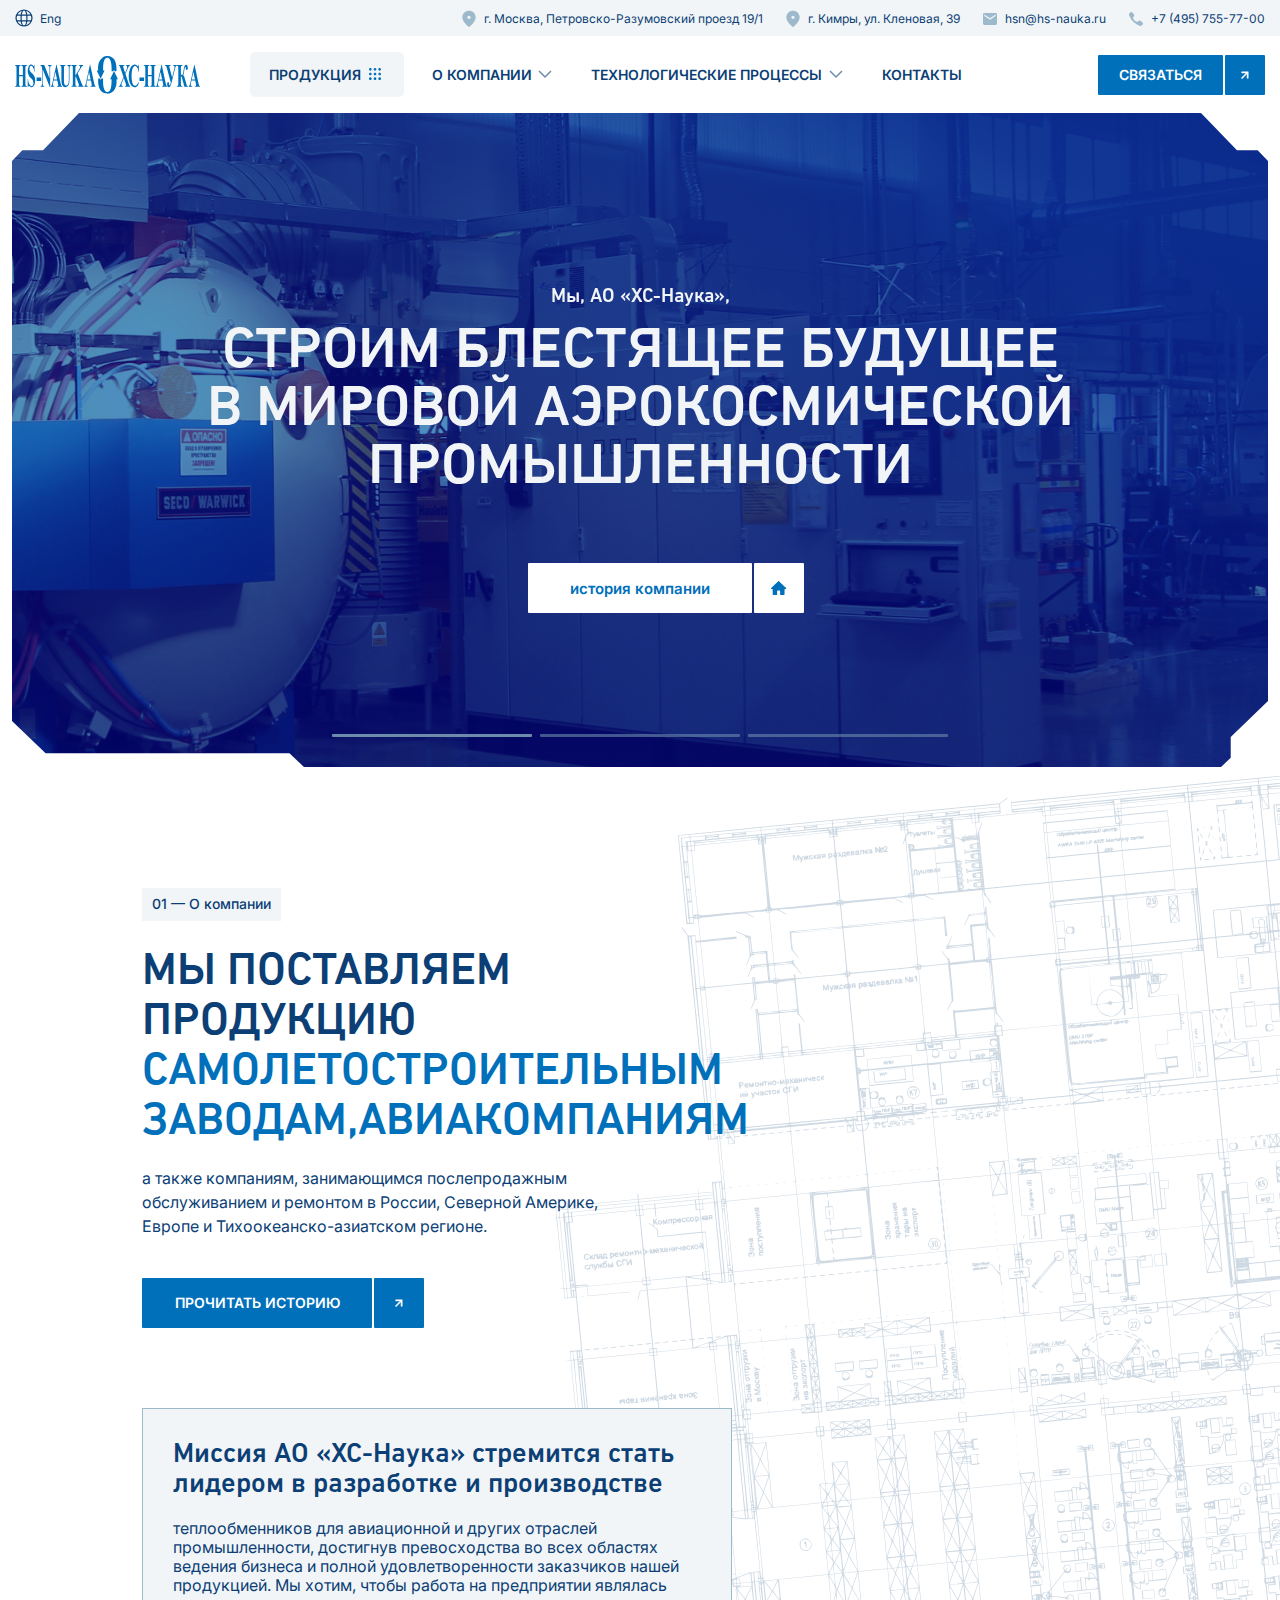
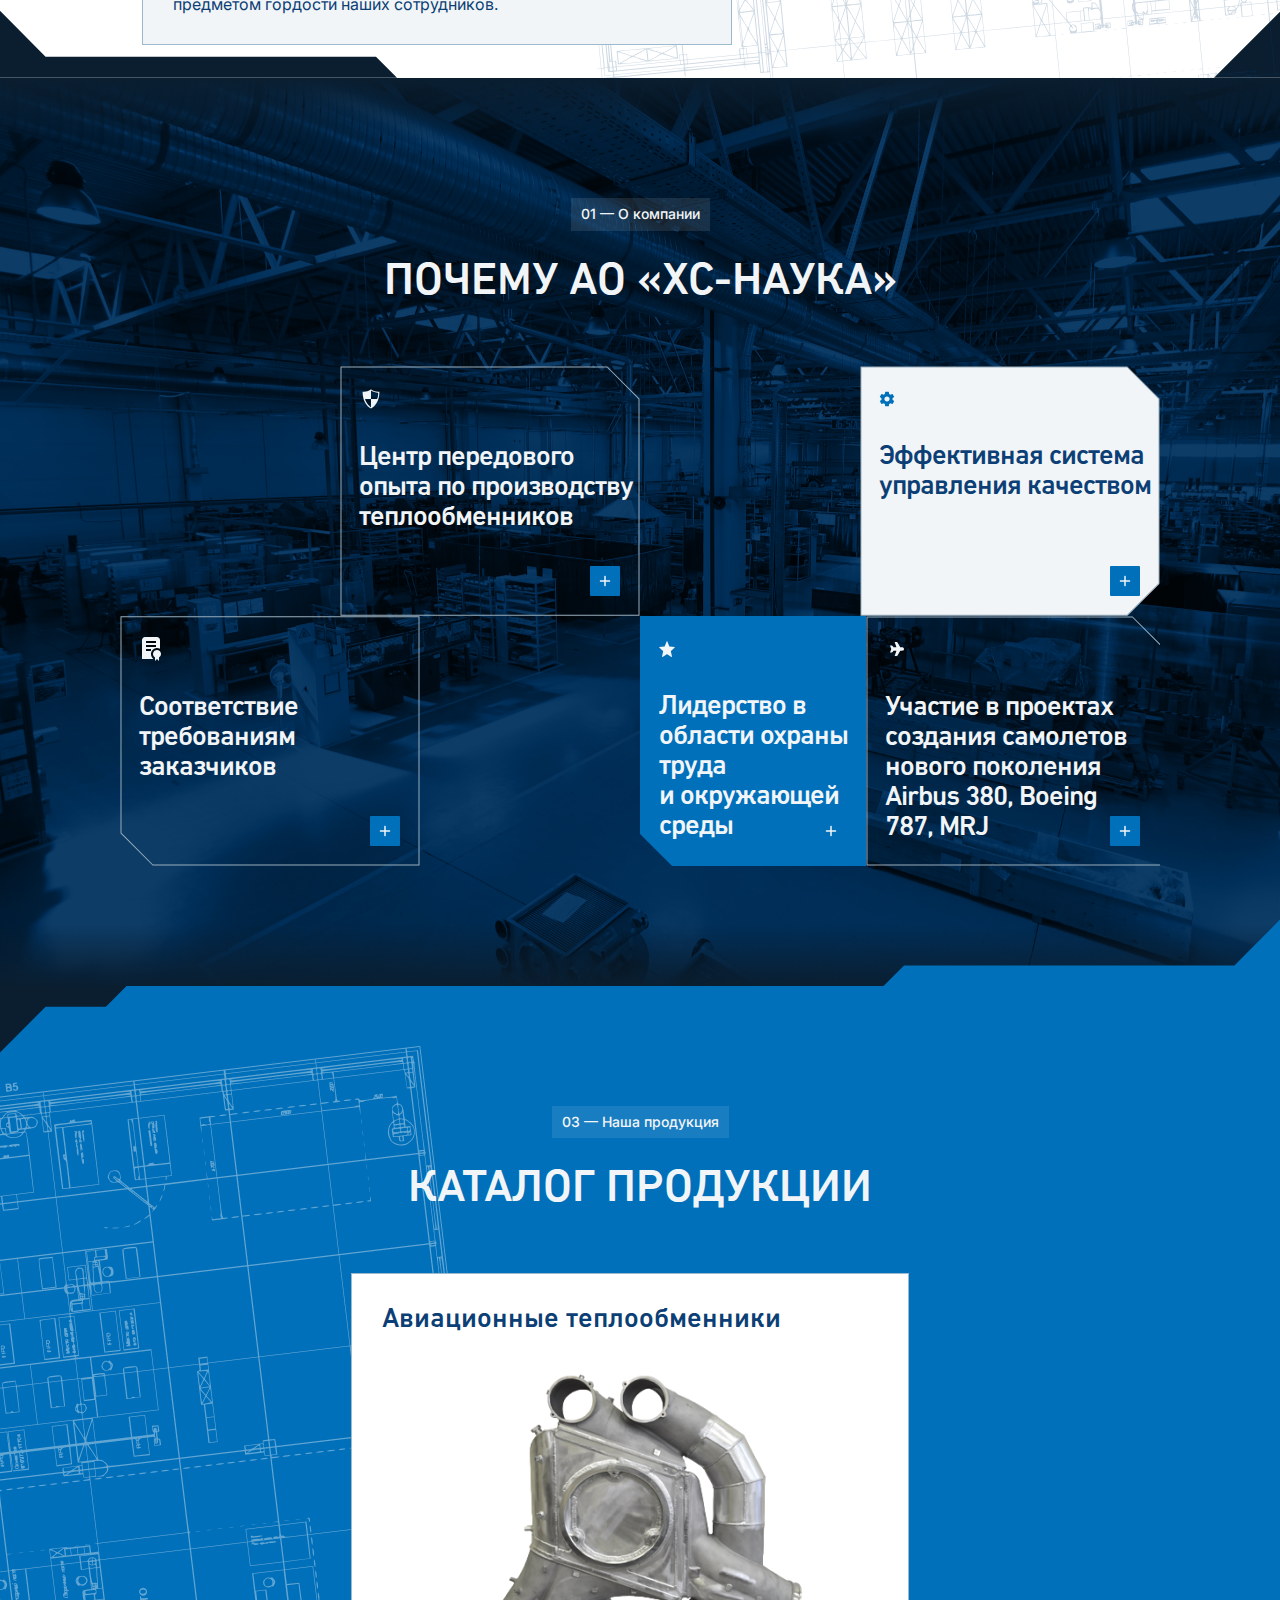
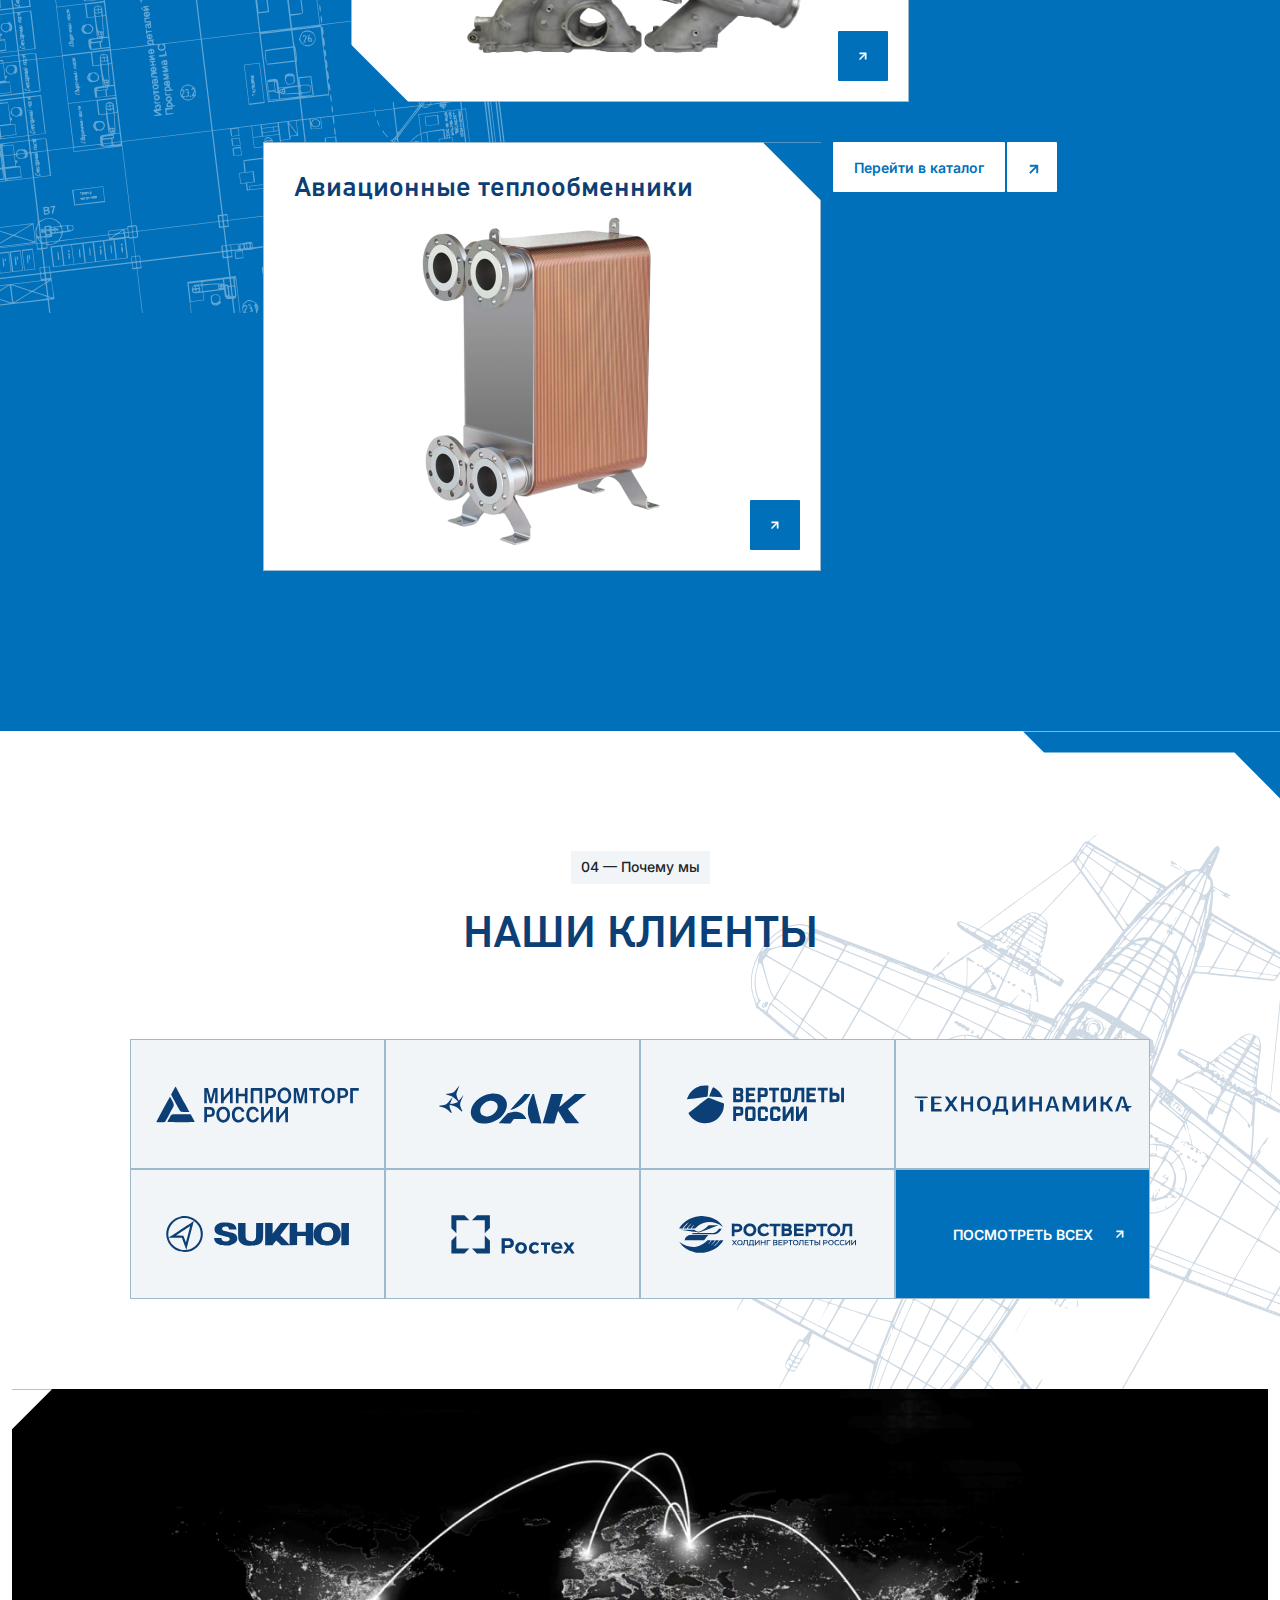
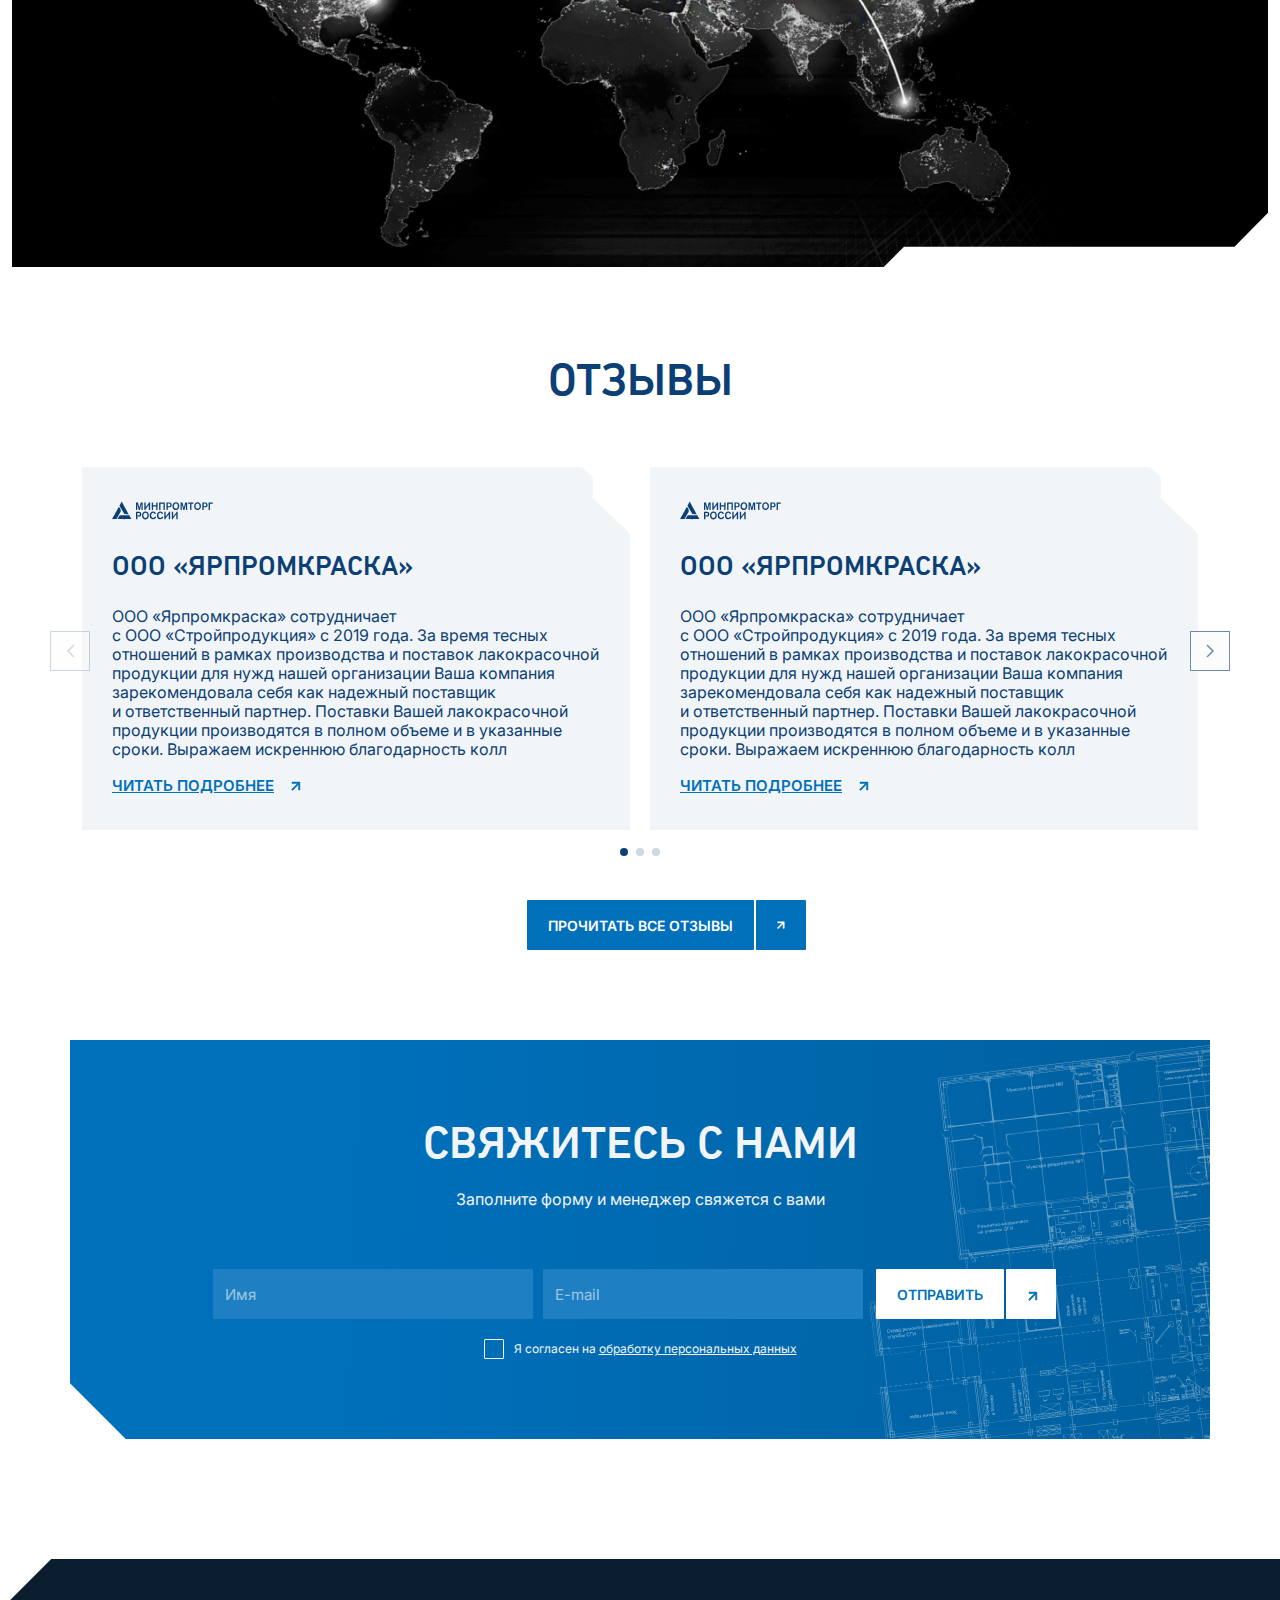
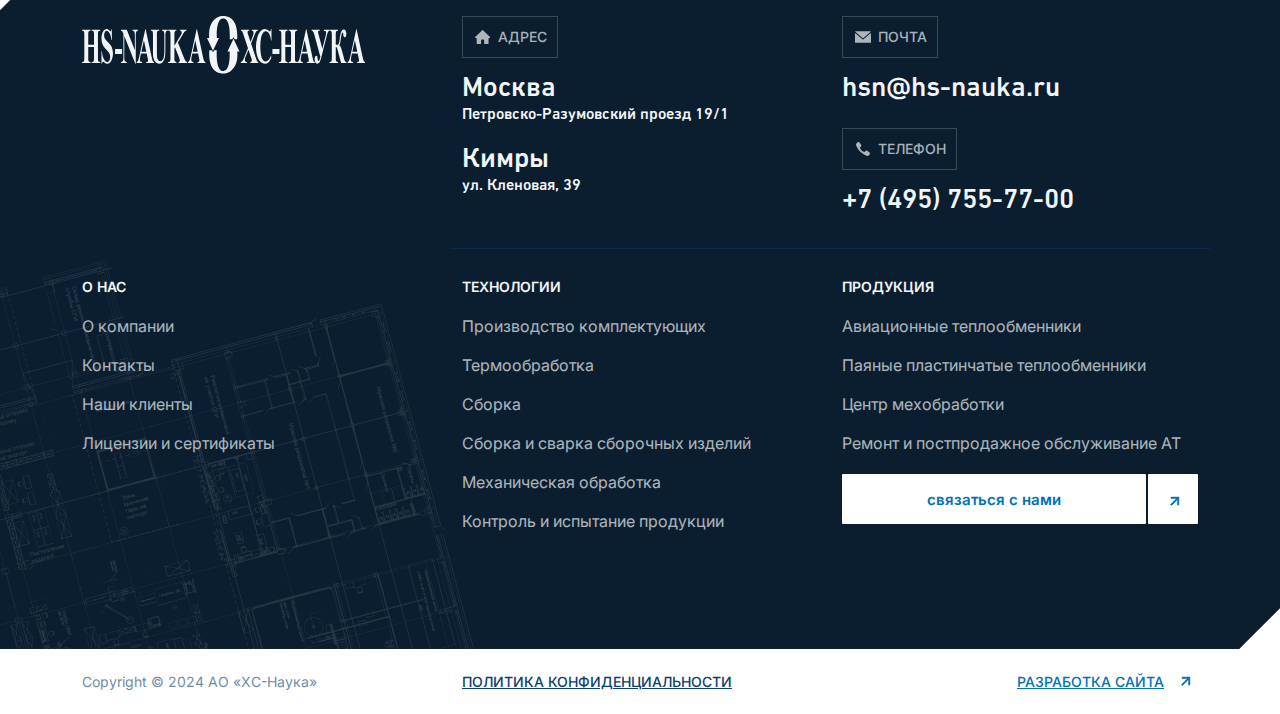
<file: index.html>
<!DOCTYPE html>
<html lang="en">
<head>
    <meta charset="UTF-8">
    <title>Title</title>
    <meta name="viewport" content="width=device-width, initial-scale=1" />
    <link rel="stylesheet"  href="css/swiper-bundle.min.css">
    <link rel="preconnect" href="https://fonts.googleapis.com">
    <link rel="preconnect" href="https://fonts.gstatic.com" crossorigin>
    <link href="https://fonts.googleapis.com/css2?family=Inter:ital,opsz,wght@0,14..32,100..900;1,14..32,100..900&family=Montserrat:ital,wght@0,100..900;1,100..900&display=swap" rel="stylesheet">
    <link rel="stylesheet" href="css/bootstrap.min.css">
    <link rel="stylesheet" href="css/main.css">
    <link rel="stylesheet" href="css/media.css">
</head>
<body>
<header>
    <div class="top-bar">
        <div class="container-fluid d-flex justify-content-between align-items-center h-100">
            <div class="lang">
                <a href="#" class="text-decoration-none">
                    <div class="lang-selected blue position-relative d-flex align-items-center">Eng</div>
                </a>
            </div>
            <div class="addresses d-flex">
                <div>
                    <a href="#" class="blue text-decoration-none address-icon position-relative d-flex align-items-center">г. Москва, Петровско-Разумовский проезд 19/1</a>
                </div>
                <div>
                    <a href="#"  class="blue text-decoration-none address-icon position-relative d-flex align-items-center">г. Кимры, ул. Кленовая, 39</a>
                </div>
                <div><a href="mailto:hsn@hs-nauka.ru" class="blue text-decoration-none mail-icon position-relative d-flex align-items-center">hsn@hs-nauka.ru</a></div>
                <div><a href="tel:+7 (495) 755-77-00"  class="blue text-decoration-none phone-icon position-relative d-flex align-items-center">+7 (495) 755-77-00</a></div>
            </div>
        </div>
    </div>
    <nav class="navbar navbar-expand-lg bg-body-tertiary justify-content-between">
        <div class="container-fluid ">
            <a class="navbar-brand" href="#"><img src="images/logo.svg" alt=""></a>
            <button class="navbar-toggler" type="button" data-bs-toggle="collapse" data-bs-target="#navbarSupportedContent" aria-controls="navbarSupportedContent" aria-expanded="false" aria-label="Toggle navigation">
                меню <span class="navbar-toggler-icon"></span>
            </button>
            <div class="collapse navbar-collapse" id="navbarSupportedContent">
                <div class="navbar-close  justify-content-end">
                   <svg width="20" height="20" viewBox="0 0 20 20" fill="none" xmlns="http://www.w3.org/2000/svg">
                        <path d="M16 4L4 16M4 4L16 16" stroke="#FCFCFC" stroke-width="2" stroke-linecap="round" stroke-linejoin="round"/>
                    </svg>

                </div>
                <ul class="navbar-nav me-auto mb-2 mb-lg-0 align-items-center">
                    <li class="nav-item dropdown">
                        <a class="nav-link active dropdown-toggle d-flex production" href="#" role="button" data-bs-toggle="dropdown" aria-expanded="false">
                            продукция
                        </a>
                        <ul class="dropdown-menu">
                            <li><a class="dropdown-item" href="#">авиационные теплообменники</a></li>
                            <li><a class="dropdown-item" href="#">ППТО</a></li>
                            <li><a class="dropdown-item" href="#">Центр мехобработки</a></li>
                            <li><a class="dropdown-item" href="#">Ремонт и постпродажное <br>обслуживание АТ</a></li>
                        </ul>
                    </li>
                    <li class="nav-item dropdown">
                        <a class="nav-link dropdown-toggle d-flex" href="#" role="button" data-bs-toggle="dropdown" aria-expanded="false">
                            о компании
                        </a>
                        <ul class="dropdown-menu">
                            <li><a class="dropdown-item" href="#">миссия</a></li>
                            <li><a class="dropdown-item" href="#">история (планы и цели)</a></li>
                            <li><a class="dropdown-item" href="#">лицензии и сертификаты. Сертификация Минпромторга, ФАП-285, бывшие (AS, Nadcap), ОТ и ООС</a></li>
                            <li><a class="dropdown-item" href="#">Наши клиенты</a></li>
                            <li><a class="dropdown-item" href="#">Отзывы</a></li>
                        </ul>
                    </li>
                    <li class="nav-item dropdown">
                        <a class="nav-link dropdown-toggle d-flex" href="#" role="button" data-bs-toggle="dropdown" aria-expanded="false">
                            Технологические процессы
                        </a>
                        <ul class="dropdown-menu">
                            <li><a class="dropdown-item" href="#">Слесарно сварочная работы</a></li>
                            <li><a class="dropdown-item" href="#">Термообработка</a></li>
                            <li><a class="dropdown-item" href="#">Электро-эрозионная резка</a></li>
                            <li><a class="dropdown-item" href="#">Участок испытаний</a></li>
                            <li><a class="dropdown-item" href="#">Вакуумная пайка</a></li>
                            <li><a class="dropdown-item" href="#">Мехобработка</a></li>
                        </ul>
                    </li>
                    <li class="nav-item">
                        <a class="nav-link " >Контакты</a>
                    </li>
                </ul>

            </div>
            <div class="lang d-none">
                <a href="#" class="lang-selected blue position-relative d-flex align-items-center text-decoration-none">Eng</a>
            </div>
            <div class="contact-us">
                <a class="btn btn-primary btn-blue" data-bs-toggle="modal" href="#contactModal" role="button">связаться <span class="btn-arrow"></span></a>
            </div>
        </div>
    </nav>
</header>
<main>
    <section class="banner">
        <div class="container-fluid">
        <div class=" banner-slider swiper">



            <div class="swiper-wrapper">
                <div class=" swiper-slide ">
                    <div class="carousel-top-clip position-absolute top-0 w-100"> </div>
                    <img src="images/home/banner1.png" class="d-block w-100" alt="...">
                    <div class="carousel-caption d-none d-md-block text-center">
                        <h5>Мы, АО «ХC-Наука»,</h5>
                       <h1>строим блестящее будущее в мировой аэрокосмической промышленности</h1>
                        <a href="" class="text-decoration-none">
                            <button class="btn btn-secondary m-auto">история компании <span class="home-icon"></span></button>
                        </a>

                    </div>
                    <div class="carousel-bottom-clip position-absolute bottom-0 w-100"> </div>

                </div>
                <div class=" swiper-slide">
                    <div class="carousel-top-clip position-absolute top-0 w-100"> </div>

                    <img src="images/home/banner2.png" class="d-block w-100 " alt="...">
                    <div class="carousel-caption d-none d-md-block text-center">
                        <h1>Поставляем продукцию самолетостроительным заводам, авиакомпаниям</h1>
                        <a href="" class="text-decoration-none">
                            <button class="btn btn-secondary m-auto">вся продукция <span class="production-btn"></span></button>
                        </a>
                    </div>
                    <div class="carousel-bottom-clip position-absolute bottom-0 w-100"> </div>

                </div>
                <div class=" swiper-slide">
                    <div class="carousel-top-clip position-absolute top-0 w-100"> </div>

                    <img src="images/home/banner3.png" class="d-block w-100 " alt="...">
                    <div class="carousel-caption d-none d-md-block text-center">
                        <h1>Наша миссия стать <br> мировым лидером</h1>
                        <p>в разработке и производстве авиационных тепплообменников, достигнув превосходства во всех областях ведения бизнеса и полной удовлетворенности заказчиков нашей продукцией. Мы хотим, чтобы работа на предприятии являлась предметом гордости наших сотрудников.</p>
                    </div>
                    <div class="carousel-bottom-clip position-absolute bottom-0 w-100"> </div>

                </div>
            </div>
            <div class="slider-pagination">

            </div>

        </div>
        </div>
    </section>
    <section class="about">
        <div class="container">
            <div class="row ">
                <div class="col-md-7 about-info">
                    <h5 class="sub-title blue">01 — О компании</h5>
                    <h1 class="section-title blue">Мы поставляем продукцию<span class="light-blue"> самолетостроительным <br>  заводам,авиакомпаниям</span></h1>
               <p class="blue">а также компаниям, занимающимся послепродажным обслуживанием и ремонтом в России, Северной Америке, Европе и Тихоокеанско-азиатском регионе.</p>
                    <a href="" class="btn btn-primary">прочитать историю <span class="btn-arrow"></span></a>
                    <div class="about-mission">
                        <h4 class="blue">Миссия АО «ХС-Наука» стремится стать лидером в разработке и производстве</h4>
                        <p class="blue">теплообменников для авиационной и других отраслей промышленности, достигнув превосходства во всех областях ведения бизнеса и полной удовлетворенности заказчиков нашей продукцией. Мы хотим, чтобы работа на предприятии являлась предметом гордости наших сотрудников.</p>
                    </div>
                </div>
            </div>
        </div>
    </section>
    <section class="why position-relative">
        <div class="why-clip-path-top position-absolute w-100 top-0 "></div>
        <div class="container">
            <div class="row">
                <div class="col-12 text-center">
                    <h5 class="sub-title text-center dark">01 — О компании</h5>
                    <h1 class="section-title dark">Почему АО «ХC-Наука»</h1>
                </div>

            </div>
            <div class="row">
                <div class="col-6 d-flex justify-content-end p-0">
                    <div class="why-us" data-bs-toggle="modal" href="#features1" role="button">
                        <span>
                            <svg width="24" height="24" viewBox="0 0 24 24" fill="none" xmlns="http://www.w3.org/2000/svg">
                                <g clip-path="url(#clip0_373_15670)">
                                <path d="M12 2.40002C12 2.40002 15.6 4.80002 20.4 4.80002C20.4 18 12 21.6 12 21.6C12 21.6 3.60001 18 3.60001 4.80002C8.40001 4.80002 12 2.40002 12 2.40002ZM12 12H18C18 12 19.2 10.8 19.2 6.00002C19.2 6.00002 13.2 4.80002 12 3.60002V12H6.00001C7.20001 16.8 12 20.4 12 20.4V12Z" fill="#F2F5F7"/>
                                </g>
                                <defs>
                                <clipPath id="clip0_373_15670">
                                <rect width="24" height="24" fill="white"/>
                                </clipPath>
                                </defs>
                                </svg>
                        </span>
                        <p>Центр передового опыта по производству теплообменников</p>
                        <button class="btn btn-primary plus" data-bs-toggle="modal" href="#features1" role="button"></button>
                    </div>
                </div>
                <div class="col-6 d-flex justify-content-end p-0">
                    <div class="why-us bg-white" data-bs-toggle="modal" href="#features1" role="button">
                        <span>
                            <svg xmlns="http://www.w3.org/2000/svg" width="16" height="16" viewBox="0 0 16 16" fill="none">
<path d="M8.00164 10.5201C7.31454 10.5201 6.65559 10.2545 6.16974 9.78196C5.68389 9.30937 5.41094 8.6684 5.41094 8.00005C5.41094 7.3317 5.68389 6.69073 6.16974 6.21814C6.65559 5.74555 7.31454 5.48005 8.00164 5.48005C8.68873 5.48005 9.34769 5.74555 9.83354 6.21814C10.3194 6.69073 10.5923 7.3317 10.5923 8.00005C10.5923 8.6684 10.3194 9.30937 9.83354 9.78196C9.34769 10.2545 8.68873 10.5201 8.00164 10.5201ZM13.5013 8.69845C13.5309 8.46805 13.5531 8.23765 13.5531 8.00005C13.5531 7.76245 13.5309 7.52485 13.5013 7.28005L15.0631 6.10645C15.2038 5.99845 15.2408 5.80405 15.152 5.64565L13.6716 3.15445C13.5827 2.99605 13.3829 2.93125 13.22 2.99605L11.3769 3.71605C10.992 3.43525 10.5923 3.19045 10.126 3.01045L9.85213 1.10245C9.8371 1.01765 9.79169 0.940758 9.72394 0.885407C9.6562 0.830057 9.5705 0.799819 9.48203 0.80005H6.52124C6.33619 0.80005 6.18075 0.92965 6.15114 1.10245L5.87727 3.01045C5.41094 3.19045 5.01124 3.43525 4.62633 3.71605L2.78324 2.99605C2.6204 2.93125 2.42054 2.99605 2.33172 3.15445L0.851322 5.64565C0.755096 5.80405 0.799508 5.99845 0.940146 6.10645L2.50196 7.28005C2.47236 7.52485 2.45015 7.76245 2.45015 8.00005C2.45015 8.23765 2.47236 8.46805 2.50196 8.69845L0.940146 9.89365C0.799508 10.0016 0.755096 10.196 0.851322 10.3545L2.33172 12.8456C2.42054 13.004 2.6204 13.0617 2.78324 13.0041L4.62633 12.2768C5.01124 12.5648 5.41094 12.8096 5.87727 12.9896L6.15114 14.8976C6.18075 15.0704 6.33619 15.2 6.52124 15.2H9.48203C9.66708 15.2 9.82253 15.0704 9.85213 14.8976L10.126 12.9896C10.5923 12.8025 10.992 12.5648 11.3769 12.2768L13.22 13.0041C13.3829 13.0617 13.5827 13.004 13.6716 12.8456L15.152 10.3545C15.2408 10.196 15.2038 10.0016 15.0631 9.89365L13.5013 8.69845Z" fill="#0070BB"/>
</svg>
                        </span>
                        <p>Эффективная система управления качеством</p>
                        <button class="btn btn-primary plus" data-bs-toggle="modal" href="#features1" role="button"></button>
                    </div>
                </div>
            </div>
            <div class="row">
                <div class="col-6 d-flex justify-content-start p-0">
                    <div class="why-us" data-bs-toggle="modal" href="#features1" role="button">
                        <span><svg xmlns="http://www.w3.org/2000/svg" width="24" height="24" viewBox="0 0 24 24" fill="none">
<g clip-path="url(#clip0_500_16662)">
<path d="M20 20.444V24L18 22L16 24V20.444C15.2374 20.0037 14.6414 19.3241 14.3045 18.5106C13.9675 17.6971 13.9084 16.7952 14.1363 15.9446C14.3642 15.0941 14.8664 14.3425 15.565 13.8065C16.2635 13.2704 17.1195 12.9799 18 12.9799C18.8805 12.9799 19.7365 13.2704 20.435 13.8065C21.1336 14.3425 21.6358 15.0941 21.8637 15.9446C22.0916 16.7952 22.0325 17.6971 21.6955 18.5106C21.3586 19.3241 20.7626 20.0037 20 20.444ZM14 21.463V22H3V3C3 2.20435 3.31607 1.44129 3.87868 0.87868C4.44129 0.31607 5.20435 0 6 0L18 0C18.7957 0 19.5587 0.31607 20.1213 0.87868C20.6839 1.44129 21 2.20435 21 3V11.809C19.7162 11.0633 18.2013 10.8206 16.7488 11.1281C15.2963 11.4356 14.0096 12.2712 13.1381 13.4732C12.2665 14.6752 11.8722 16.1579 12.0314 17.634C12.1907 19.1101 12.8922 20.4746 14 21.463ZM7 6H17V4H7V6ZM7 10H17V8H7V10ZM7 14H12V12H7V14Z" fill="#F2F5F7"/>
</g>
<defs>
<clipPath id="clip0_500_16662">
<rect width="24" height="24" fill="white"/>
</clipPath>
</defs>
</svg></span>
                        <p>Соответствие требованиям заказчиков</p>
                        <button class="btn btn-primary plus" data-bs-toggle="modal" href="#features1" role="button"></button>
                    </div>
                </div>
                <div class="col-6 d-flex justify-content-end p-0">
                    <div class="why-us bg-blue" data-bs-toggle="modal" href="#features1" role="button">
                        <span>
                            <svg xmlns="http://www.w3.org/2000/svg" width="16" height="16" viewBox="0 0 16 16" fill="none">
<path d="M3.62439 15.8848C3.3241 16.0754 2.94295 15.8087 3.0193 15.4612L4.12843 10.414C4.15911 10.2744 4.11296 10.129 4.00739 10.0327L0.26983 6.62178C0.0130311 6.38743 0.15685 5.95962 0.503069 5.92798L5.40437 5.48013C5.55391 5.46647 5.68321 5.37019 5.73916 5.23083L7.62881 0.524479C7.76316 0.189865 8.23685 0.189865 8.3712 0.52448L10.2608 5.23083C10.3168 5.37019 10.4461 5.46647 10.5956 5.48013L15.4969 5.92798C15.8432 5.95962 15.987 6.38743 15.7302 6.62178L11.9926 10.0327C11.887 10.129 11.8409 10.2744 11.8716 10.414L12.9807 15.4612C13.0571 15.8087 12.6759 16.0754 12.3756 15.8848L8.21443 13.2424C8.08356 13.1593 7.91646 13.1593 7.78559 13.2424L3.62439 15.8848Z" fill="#F2F5F7"/>
</svg>
                        </span>
                        <p>Лидерство в области охраны труда и окружающей среды</p>
                        <button class="btn btn-primary plus" data-bs-toggle="modal" href="#features1" role="button"></button>
                    </div>
                    <div class="why-us " data-bs-toggle="modal" href="#features1" role="button">
                        <span>
                            <svg xmlns="http://www.w3.org/2000/svg" width="24" height="24" viewBox="0 0 24 24" fill="none">
<path d="M11.2978 19H9.65577L11.4298 13.75H8.48789L7.85431 14.7142C7.69497 14.956 7.47797 15.1544 7.22284 15.2915C6.9677 15.4287 6.68244 15.5003 6.3927 15.5H5.00934L6.29402 12L5 8.5H6.3857C6.67494 8.49962 6.95975 8.571 7.21456 8.70774C7.46936 8.84448 7.68618 9.04229 7.84555 9.28342L8.48789 10.25H11.4315L9.65577 5H11.2978C11.6125 4.99994 11.9215 5.08458 12.1921 5.24502C12.4628 5.40546 12.6852 5.63577 12.8359 5.91175L15.2546 10.25H17.1845C17.6069 10.2447 18.0176 10.3878 18.345 10.6544C18.6724 10.921 18.8956 11.294 18.9755 11.7083C19.018 11.9594 19.0051 12.2166 18.9378 12.4622C18.8705 12.7077 18.7504 12.9357 18.5858 13.1301C18.4212 13.3245 18.2162 13.4806 17.9849 13.5877C17.7537 13.6948 17.5019 13.7502 17.247 13.75H15.2546L12.8336 18.0923C12.6825 18.3672 12.4602 18.5965 12.1901 18.7561C11.9199 18.9158 11.6117 19 11.2978 19Z" fill="#F2F5F7"/>
</svg>
                        </span>
                        <p>Участие в проектах создания самолетов нового поколения Airbus 380, Boeing <br> 787, MRJ</p>
                        <button class="btn btn-primary plus" data-bs-toggle="modal" href="#features1" role="button"></button>
                    </div>
                </div>
            </div>
        </div>
        <div class="why-clip-path-bottom position-absolute w-100 bottom-0 "></div>

    </section>
    <section class="products">
        <div class="container">
            <div class="row">
                <div class="col-12 text-center">
                    <h5 class="sub-title text-center dark">03 — Наша продукция</h5>
                    <h1 class="section-title text-center dark">Каталог продукции</h1>
                </div>
            </div>
            <div class="row text-center m-auto  justify-content-center">
                <div class="product-item col-md-6 bg-white">
                    <a href="#" class="text-decoration-none">
                        <h4 class="product-title blue ">
                            Авиационные теплообменники
                        </h4>
                        <img src="images/home/product1.png" alt="">

                    </a>
                    <a class="btn btn-primary btn-arrow"></a>
                </div>

                <div class="product-item col-md-6 bg-white">
                    <a href="#" class="text-decoration-none">
                    <h4 class="product-title blue">
                        Авиационные теплообменники
                    </h4>
                    <img src="images/home/product2.png" alt="">
                    </a>
                    <a class="btn btn-primary btn-arrow "></a>

                </div>
                <div class="col-12 text-center w-auto">
                    <a href class=" text-decoration-none btn btn-secondary m-auto">Перейти в каталог <span class="btn-arrow"></span></a>
                </div>
            </div>
        </div>
        <div class="products-clip-path-bottom position-absolute w-100 bottom-0 "></div>
    </section>
    <section class="clients">
        <div class="container">
            <div class="row">
                <div class="col-12 text-center">

                        <h5 class="sub-title text-center">04 — Почему мы</h5>
                        <h1 class="section-title text-center blue">Наши клиенты</h1>


                </div>
            </div>
            <div class="row clients-list">
                <div class="client col-md-3">
                    <a href="">

                        <img src="images/clients/client1.svg" alt="">
                    </a>
                </div>
                <div class="client col-md-3">
                    <a href="">

                        <img src="images/clients/client2.svg" alt="">
                    </a>
                </div>
                <div class="client col-md-3">
                    <a href="">

                        <img src="images/clients/client3.svg" alt="">
                    </a>
                </div>
                <div class="client col-md-3">
                    <a href="">

                        <img src="images/clients/client4.svg" alt="">
                    </a>
                </div>
                <div class="client col-md-3">
                    <a href="">

                        <img src="images/clients/client5.svg" alt="">
                    </a>
                </div>
                <div class="client col-md-3">
                    <a href="">

                        <img src="images/clients/client6.svg" alt="">
                    </a>
                </div>
                <div class="client col-md-3">
                    <a href="">

                        <img src="images/clients/client7.svg" alt="">
                    </a>
                </div>
                <div class="client col-md-3">
                    <a href="" class="btn btn-primary">Посмотреть всех <span class="btn-arrow"></span></a>
                </div>
            </div>
        </div>
    </section>
    <section class="img-banner">
        <div class="container-fluid position-relative">
            <img src="images/home/section5.png" alt="">
            <img src="images/home/section5-mob.png" alt="" class="d-none">
        </div>
    </section>
    <section class="review position-relative">
        <div class="container">
            <div class="row">
                <div class="col-12 text-center">
                    <h1 class="section-title text-center blue mb-0">Отзывы</h1>
                </div>
            </div>
            <div class=" review-slider swiper">
                <div class="swiper-wrapper">
                    <!-- Slides -->
                    <div class="swiper-slide review-item">

                            <div class="review-author">
                                <img src="images/clients/client1.svg" alt="">
                            </div>
                            <div class="review-title blue">ООО «ЯРПРОМКРАСКА»</div>
                            <div class="review-text blue">ООО «Ярпромкраска» сотрудничает с ООО «Стройпродукция» с 2019 года. За время тесных отношений в рамках производства и поставок лакокрасочной продукции для нужд нашей организации Ваша компания зарекомендовала себя как надежный поставщик и ответственный партнер. Поставки Вашей лакокрасочной продукции производятся в полном объеме и в указанные сроки. Выражаем искреннюю благодарность колл</div>
                            <a href="" class="review-btn blue text-decoration-none">читать подробнее <span class="btn-arrow"></span></a>

                    </div>
                    <div class="swiper-slide review-item">

                            <div class="review-author">
                                <img src="images/clients/client1.svg" alt="">
                            </div>
                            <div class="review-title blue">ООО «ЯРПРОМКРАСКА»</div>
                            <div class="review-text blue">ООО «Ярпромкраска» сотрудничает с ООО «Стройпродукция» с 2019 года. За время тесных отношений в рамках производства и поставок лакокрасочной продукции для нужд нашей организации Ваша компания зарекомендовала себя как надежный поставщик и ответственный партнер. Поставки Вашей лакокрасочной продукции производятся в полном объеме и в указанные сроки. Выражаем искреннюю благодарность колл</div>
                            <a href="" class="review-btn blue text-decoration-none">читать подробнее <span class="btn-arrow"></span></a>

                    </div>
                    <div class="swiper-slide review-item">

                        <div class="review-author">
                            <img src="images/clients/client1.svg" alt="">
                        </div>
                        <div class="review-title blue">ООО «ЯРПРОМКРАСКА»</div>
                        <div class="review-text blue">ООО «Ярпромкраска» сотрудничает с ООО «Стройпродукция» с 2019 года. За время тесных отношений в рамках производства и поставок лакокрасочной продукции для нужд нашей организации Ваша компания зарекомендовала себя как надежный поставщик и ответственный партнер. Поставки Вашей лакокрасочной продукции производятся в полном объеме и в указанные сроки. Выражаем искреннюю благодарность колл</div>
                        <a href="" class="review-btn blue text-decoration-none">читать подробнее <span class="btn-arrow"></span></a>

                    </div>
                    <div class="swiper-slide review-item">

                        <div class="review-author">
                            <img src="images/clients/client1.svg" alt="">
                        </div>
                        <div class="review-title blue">ООО «ЯРПРОМКРАСКА»</div>
                        <div class="review-text blue">ООО «Ярпромкраска» сотрудничает с ООО «Стройпродукция» с 2019 года. За время тесных отношений в рамках производства и поставок лакокрасочной продукции для нужд нашей организации Ваша компания зарекомендовала себя как надежный поставщик и ответственный партнер. Поставки Вашей лакокрасочной продукции производятся в полном объеме и в указанные сроки. Выражаем искреннюю благодарность колл</div>
                        <a href="" class="review-btn blue text-decoration-none">читать подробнее <span class="btn-arrow"></span></a>

                    </div>
                </div>
                <!-- If we need pagination -->
                <div class="swiper-pagination"></div>

                <!-- If we need navigation buttons -->


            </div>
            <div class="swiper-button-prev"></div>
            <div class="swiper-button-next"></div>


                <a href="" class="btn btn-primary m-auto read-all ">прочитать все отзывы <span class="btn-arrow"></span></a>

        </div>
    </section>
    <section class="contact">
        <div class="container">
            <div class="row">
                <div class="col-12">
                    <h1 class="section-title text-center">Свяжитесь с нами</h1>
                    <p class="text-center">Заполните форму и менеджер свяжется с вами</p>

                </div>
            </div>
            <div class="row">
                <form class="row row-cols-lg-auto g-3 align-items-center d-flex">
                    <div class="col-5 form-col">
                        <div class="input-group">

                            <input type="text" class="form-control"  placeholder="Имя">
                        </div>
                    </div>

                    <div class="col-5 form-col">
                        <div class="input-group">

                            <input type="email" class="form-control"  placeholder="E-mail">
                        </div>
                    </div>


                    <div class="col-2 mt-0">
                        <button type="submit" class="btn btn-secondary text-uppercase">отправить <span class="btn-arrow"></span></button>
                    </div>
                    <div class="col-12 text-center">
                        <div class="form-check ">
                            <input class="form-check-input" type="checkbox" value="" id="flexCheckDefault">
                            <label class="form-check-label" for="flexCheckDefault">
                                Я согласен на <a href="">обработку персональных данных</a>
                            </label>
                        </div>
                    </div>
                </form>
            </div>
        </div>
    </section>
</main>
<footer>
    <div class="footer-top">
        <div class="container">
            <div class="row">
                <div class="col footer-top-logo">
                    <a href="#" class="footer-logo">
                        <img src="images/logo-white.svg" alt="">
                    </a>
                </div>
                <div class="col">
                    <h5 class="sub-title dark text-uppercase"><svg width="20" height="20" viewBox="0 0 20 20" fill="none" xmlns="http://www.w3.org/2000/svg">
                        <path fill-rule="evenodd" clip-rule="evenodd" d="M16.7239 10.9375C17.1723 10.9375 17.394 10.3927 17.073 10.0796L9.96189 3.14186C9.76767 2.95238 9.45778 2.95239 9.26356 3.14187L2.15272 10.0796C1.83175 10.3927 2.05346 10.9375 2.50189 10.9375H3.18554C3.46168 10.9375 3.68554 11.1613 3.68554 11.4375V16.3761C3.68554 16.6523 3.90939 16.8761 4.18554 16.8761H6.64748H7.62845C7.90459 16.8761 8.12845 16.6523 8.12845 16.3761V13.1208C8.12845 12.8447 8.35231 12.6208 8.62845 12.6208H10.5904C10.8665 12.6208 11.0904 12.8447 11.0904 13.1208V16.3761C11.0904 16.6523 11.3142 16.8761 11.5904 16.8761H12.5714H15.0333C15.3094 16.8761 15.5333 16.6523 15.5333 16.3761V11.4375C15.5333 11.1613 15.7572 10.9375 16.0333 10.9375H16.7239Z" fill="#F2F5F7" fill-opacity="0.7"/>
                    </svg>
                         Адрес</h5>
                    <div class="footer-address">
                        <a href="#" class="text-decoration-none">
                            <h2>Москва</h2>
                            <p>Петровско-Разумовский проезд 19/1</p>
                        </a>
                    </div>
                    <div class="footer-address">
                        <a href="#" class="text-decoration-none">
                            <h2>Кимры</h2>
                            <p>ул. Кленовая, 39</p>
                        </a>

                    </div>
                </div>
                <div class="col">
                    <h5 class="sub-title dark text-uppercase"><svg width="20" height="20" viewBox="0 0 20 20" fill="none" xmlns="http://www.w3.org/2000/svg">
                        <path fill-rule="evenodd" clip-rule="evenodd" d="M17.5079 4.28589C17.7866 4.28589 17.9147 4.63278 17.7029 4.8139L10.1996 11.2295C10.0873 11.3254 9.9219 11.3254 9.80965 11.2295L2.30634 4.8139C2.09451 4.63278 2.2226 4.28589 2.5013 4.28589H17.5079ZM9.80756 12.3814C9.9183 12.4725 10.078 12.4725 10.1888 12.3814L17.5094 6.35878C17.7051 6.19775 18 6.33699 18 6.59046V15.4146C18 15.5803 17.8657 15.7146 17.7 15.7146H2.3C2.13431 15.7146 2 15.5803 2 15.4146V6.59349C2 6.34002 2.29486 6.20078 2.4906 6.36181L9.80756 12.3814Z" fill="#F2F5F7" fill-opacity="0.7"/>
                    </svg>
                         Почта</h5>
                    <div class="footer-address">
                        <h2><a class="text-decoration-none" href="mailto:hsn@hs-nauka.ru">hsn@hs-nauka.ru</a></h2>
                    </div>
                    <h5 class="sub-title dark text-uppercase"><svg width="20" height="20" viewBox="0 0 20 20" fill="none" xmlns="http://www.w3.org/2000/svg">
                        <path d="M16.7953 13.8979C16.8412 13.9697 16.9056 14.0946 16.9331 14.1756C16.9928 14.3421 17.0181 14.6035 16.9859 14.7539C16.94 14.9737 16.7769 15.2489 16.3359 15.8458C16.0694 16.2044 15.5916 16.6971 15.3987 16.8128C14.9416 17.0811 14.5534 17.0649 13.6599 16.7388C12.1277 16.1789 10.6508 15.36 9.22661 14.2843C6.50001 12.2254 4.51541 9.63212 3.18543 6.38418C3.01545 5.97008 2.98789 5.8359 3.00396 5.51204C3.02235 5.11877 3.14406 4.82036 3.46105 4.39934C3.8125 3.93435 4.63486 3.26811 5.07356 3.09692C5.48936 2.93495 5.86603 2.97662 6.16005 3.21718C6.32316 3.35371 7.1409 4.36233 7.46938 4.83424C7.71745 5.1928 8.0597 5.748 8.19064 6.00248C8.36063 6.3379 8.39047 6.67102 8.28022 6.99722C8.19293 7.25401 8.11714 7.3396 7.64852 7.71434C7.40966 7.90867 7.19373 8.08682 7.17304 8.10992C7.15239 8.1354 7.10645 8.21635 7.07198 8.29268C6.93188 8.59574 7.01687 9.00985 7.35222 9.68765C7.61181 10.2151 7.94025 10.6824 8.42265 11.2122C8.83154 11.6633 9.36442 12.119 9.78018 12.3734C10.3154 12.7019 11.0114 12.9518 11.395 12.9541C11.5604 12.9541 11.7947 12.887 11.9141 12.8037C11.9624 12.7714 12.1438 12.5655 12.3207 12.3457C12.7594 11.7974 12.8973 11.6748 13.1591 11.6008C13.4026 11.5291 13.7311 11.6054 14.1744 11.8344C14.9508 12.2346 16.5059 13.4584 16.7953 13.8979Z" fill="#F2F5F7" fill-opacity="0.7"/>
                    </svg>
                         телефон</h5>
                    <div class="footer-address">
                        <h2><a href="tel:  +7 (495) 755-77-00" class="text-decoration-none">  +7 (495) 755-77-00</a> </h2>

                    </div>
                </div>
            </div>
        </div>
        <div class="container footer-bottom">
            <div class="row">
                <div class="col">
                   <h4>О нас</h4>
                    <ul class="footer-menu">
                        <li><a href="">О компании</a></li>
                        <li><a href="">Контакты</a></li>
                        <li><a href="">Наши клиенты</a></li>
                        <li><a href="">Лицензии и сертификаты</a></li>
                    </ul>
                </div>
                <div class="col">
                    <h4>технологии</h4>
                    <ul class="footer-menu">
                        <li><a href="">Производство комплектующих</a></li>
                        <li><a href="">Термообработка</a></li>
                        <li><a href="">Сборка</a></li>
                        <li><a href="">Сборка и сварка сборочных изделий</a></li>
                        <li><a href="">Механическая обработка</a></li>
                        <li><a href="">Контроль и испытание продукции</a></li>
                    </ul>
                </div>
                <div class="col">
                    <h4>Продукция</h4>
                    <ul class="footer-menu">
                        <li><a href="">Авиационные теплообменники</a></li>
                        <li><a href="">Паяные пластинчатые теплообменники</a></li>
                        <li><a href="">Центр мехобработки</a></li>
                        <li><a href="">Ремонт и постпродажное обслуживание АТ</a></li>
                    </ul>
                    <a href="" class="btn btn-secondary">связаться с нами <span class="btn-arrow"></span></a>
                </div>
            </div>
        </div>
    </div>
    <div class="copyright">
        <div class="container">
            <div class="row">
                <div class="col-md-4 align-items-center d-flex">
                    <p>Copyright © 2024 АО «ХC-Наука»</p>
                </div>
                <div class="col-md-4">
                    <a href="" class="blue">Политика конфиденциальности</a>
                </div>
                <div class="col-md-4 justify-content-end d-flex">
                    <a href="" class="light-blue ">Разработка сайта <svg width="24" height="24" viewBox="0 0 24 24" fill="none" xmlns="http://www.w3.org/2000/svg">
                        <path d="M8.50088 16.5L7.50089 15.5L13.5009 9.50008L8.00089 9.50008L8.00089 8.08009H15.9208V16L14.5008 16V10.5001L8.50088 16.5Z" fill="#0070BB" stroke="#0070BB" stroke-width="0.5"/>
                    </svg>
                    </a>
                </div>
            </div>
        </div>
    </div>

</footer>
<div class="fixed-mobile-menu">
    <nav class="navbar navbar-light navbar-expand    fixed-bottom d-md-none d-lg-none d-xl-none "
        >
        <ul class="nav nav-justified w-100" id="myTab" role="tablist">
            <li class="nav-item" role="presentation">
                <a href="#" class="nav-link active text-decoration-none" id="home-tab" data-bs-toggle="tab" data-bs-target="#home" type="button"
                        role="tab" aria-controls="home" aria-selected="true">
                    <span><svg width="20" height="20" viewBox="0 0 20 20" fill="none" xmlns="http://www.w3.org/2000/svg">
<path d="M6.66667 5.33333C6.66667 6.06971 6.06971 6.66667 5.33333 6.66667C4.59695 6.66667 4 6.06971 4 5.33333C4 4.59695 4.59695 4 5.33333 4C6.06971 4 6.66667 4.59695 6.66667 5.33333Z" fill="#6D8CAC"/>
<path d="M6.66667 10C6.66667 10.7364 6.06971 11.3333 5.33333 11.3333C4.59695 11.3333 4 10.7364 4 10C4 9.26362 4.59695 8.66667 5.33333 8.66667C6.06971 8.66667 6.66667 9.26362 6.66667 10Z" fill="#6D8CAC"/>
<path d="M6.66667 14.6667C6.66667 15.403 6.06971 16 5.33333 16C4.59695 16 4 15.403 4 14.6667C4 13.9303 4.59695 13.3333 5.33333 13.3333C6.06971 13.3333 6.66667 13.9303 6.66667 14.6667Z" fill="#6D8CAC"/>
<path d="M11.3333 5.33333C11.3333 6.06971 10.7364 6.66667 10 6.66667C9.26362 6.66667 8.66667 6.06971 8.66667 5.33333C8.66667 4.59695 9.26362 4 10 4C10.7364 4 11.3333 4.59695 11.3333 5.33333Z" fill="#6D8CAC"/>
<path d="M11.3333 10C11.3333 10.7364 10.7364 11.3333 10 11.3333C9.26362 11.3333 8.66667 10.7364 8.66667 10C8.66667 9.26362 9.26362 8.66667 10 8.66667C10.7364 8.66667 11.3333 9.26362 11.3333 10Z" fill="#6D8CAC"/>
<path d="M11.3333 14.6667C11.3333 15.403 10.7364 16 10 16C9.26362 16 8.66667 15.403 8.66667 14.6667C8.66667 13.9303 9.26362 13.3333 10 13.3333C10.7364 13.3333 11.3333 13.9303 11.3333 14.6667Z" fill="#6D8CAC"/>
<path d="M16 5.33333C16 6.06971 15.403 6.66667 14.6667 6.66667C13.9303 6.66667 13.3333 6.06971 13.3333 5.33333C13.3333 4.59695 13.9303 4 14.6667 4C15.403 4 16 4.59695 16 5.33333Z" fill="#6D8CAC"/>
<path d="M16 10C16 10.7364 15.403 11.3333 14.6667 11.3333C13.9303 11.3333 13.3333 10.7364 13.3333 10C13.3333 9.26362 13.9303 8.66667 14.6667 8.66667C15.403 8.66667 16 9.26362 16 10Z" fill="#6D8CAC"/>
<path d="M16 14.6667C16 15.403 15.403 16 14.6667 16C13.9303 16 13.3333 15.403 13.3333 14.6667C13.3333 13.9303 13.9303 13.3333 14.6667 13.3333C15.403 13.3333 16 13.9303 16 14.6667Z" fill="#6D8CAC"/>
</svg>
</span>
                    Продукция
                </a>
            </li>
            <li class="nav-item" role="presentation">
                <a href class="nav-link text-decoration-none" id="notes-tab" data-bs-toggle="tab" data-bs-target="#notes" type="button"
                        role="tab" aria-controls="intro" aria-selected="true">
                    <span><svg width="20" height="20" viewBox="0 0 20 20" fill="none" xmlns="http://www.w3.org/2000/svg">
<path d="M14.6533 6.49414C14.585 6.36068 14.5085 6.2207 14.4238 6.07422L12.5 7.99805L12.002 7.5L13.9258 5.57617C13.776 5.48503 13.6361 5.4069 13.5059 5.3418C13.3757 5.27669 13.2406 5.21647 13.1006 5.16113C12.9606 5.10579 12.8174 5.0651 12.6709 5.03906C12.5244 5.01302 12.3633 5 12.1875 5C11.9271 5.00326 11.6781 5.03743 11.4404 5.10254C11.2028 5.16764 10.9798 5.26204 10.7715 5.38574C10.5632 5.50944 10.3727 5.65592 10.2002 5.8252C10.0277 5.99447 9.87956 6.1849 9.75586 6.39648C9.63216 6.60807 9.53776 6.83268 9.47266 7.07031C9.40755 7.30794 9.375 7.55534 9.375 7.8125C9.375 7.89063 9.37826 7.96712 9.38477 8.04199C9.39128 8.11686 9.40104 8.19173 9.41406 8.2666L5.47852 12.2021C5.32227 12.3617 5.20345 12.5407 5.12207 12.7393C5.04069 12.9378 5 13.1462 5 13.3643C5 13.5889 5.04395 13.8005 5.13184 13.999C5.21973 14.1976 5.33691 14.3717 5.4834 14.5215C5.62988 14.6712 5.80241 14.7884 6.00098 14.873C6.19954 14.9577 6.41113 15 6.63574 15C6.8571 15 7.06706 14.9593 7.26562 14.8779C7.46419 14.7965 7.6416 14.6777 7.79785 14.5215L11.7334 10.5859C11.8115 10.599 11.888 10.6087 11.9629 10.6152C12.0378 10.6217 12.1126 10.625 12.1875 10.625C12.4479 10.6217 12.6969 10.5876 12.9346 10.5225C13.1722 10.4574 13.3952 10.363 13.6035 10.2393C13.8118 10.1156 14.0023 9.96908 14.1748 9.7998C14.3473 9.63053 14.4954 9.4401 14.6191 9.22852C14.7428 9.01693 14.8372 8.79232 14.9023 8.55469C14.9674 8.31706 15 8.06966 15 7.8125C14.9935 7.63346 14.9788 7.4707 14.9561 7.32422C14.9333 7.17773 14.8942 7.03613 14.8389 6.89941C14.7835 6.7627 14.7217 6.6276 14.6533 6.49414Z" fill="#6D8CAC"/>
</svg></span>
                    Технологии
                </a>
            </li>
            <li class="nav-item" role="presentation">
                <a href="" class="nav-link text-decoration-none" id="project-tab" data-bs-toggle="tab" data-bs-target="#project" type="button"
                        role="tab" aria-controls="profile" aria-selected="false">
                    <span><svg width="20" height="20" viewBox="0 0 20 20" fill="none" xmlns="http://www.w3.org/2000/svg">
<path d="M7.11266 13.7125L6.2877 12.8875L11.2374 7.93779L6.70018 7.93779V6.76634H13.2338V13.3L12.0624 13.3L12.0624 8.76274L7.11266 13.7125Z" fill="#6D8CAC" stroke="6D8CAC" stroke-width="1"/>
</svg>
</span>
                    Связаться
                </a>
            <li class="nav-item" role="presentation">
                <button class="nav-link" id="sidebarCollapse" type="button"
                       >
                    <span><svg width="20" height="20" viewBox="0 0 20 20" fill="none" xmlns="http://www.w3.org/2000/svg">
<path d="M3.33333 15H16.6667C17.125 15 17.5 14.625 17.5 14.1667C17.5 13.7083 17.125 13.3333 16.6667 13.3333H3.33333C2.875 13.3333 2.5 13.7083 2.5 14.1667C2.5 14.625 2.875 15 3.33333 15ZM3.33333 10.8333H16.6667C17.125 10.8333 17.5 10.4583 17.5 10C17.5 9.54167 17.125 9.16667 16.6667 9.16667H3.33333C2.875 9.16667 2.5 9.54167 2.5 10C2.5 10.4583 2.875 10.8333 3.33333 10.8333ZM2.5 5.83333C2.5 6.29167 2.875 6.66667 3.33333 6.66667H16.6667C17.125 6.66667 17.5 6.29167 17.5 5.83333C17.5 5.375 17.125 5 16.6667 5H3.33333C2.875 5 2.5 5.375 2.5 5.83333Z" fill="#0C3F75"/>
</svg>
</span>
                    Меню
                </button>
            </li>
        </ul>
    </nav>
    <div class="sidebar-overlay"></div>
    <nav id="sidebar">
        <div class="sidebar-header d-flex justify-content-between">
            <a href=""><img src="images/logo-white.svg" alt=""></a>
            <a href="" class="menu-close"><svg width="20" height="20" viewBox="0 0 20 20" fill="none" xmlns="http://www.w3.org/2000/svg">
                <path d="M16 4L4 16M4 4L16 16" stroke="#FCFCFC" stroke-width="2" stroke-linecap="round" stroke-linejoin="round"/>
            </svg>
            </a>
        </div>

        <ul class="list-unstyled components">
            <p>О КОМПАНИИ</p>
            <li class="active">
                <ul class=" list-unstyled" id="homeSubmenu">
                    <li>
                        <a href="#">миссия</a>
                    </li>
                    <li>
                        <a href="#">история (планы и цели)</a>
                    </li>
                    <li>
                        <a href="#">лицензии и сертификаты. Сертификация Минпромторга, ФАП-285, бывшие (AS, Nadcap), ОТ и ООС</a>
                    </li>
                    <li>
                        <a href="#">Наши клиенты</a>
                    </li>
                    <li>
                        <a href="#">Отзывы</a>
                    </li>
                </ul>
            </li>
            <li>
                <a href="#">КОНТАКТЫ</a>
            </li>
            <li>
                <a href="#">БЛОГ</a>
            </li>
        </ul>
        <div class='nav-addresses'>
            <div class="">
                <a href="#" class="text-decoration-none">
                   <h4>г. Москва</h4>
                    <p>Петровско-Разумовский проезд 19/1</p>
                </a>
                <a href="#" class="text-decoration-none">
                    <h4>г. Кимры</h4>
                    <p>ул. Кленовая, 39</p>
                </a>
            </div>
            <div class>
                <a href="mailto:hsn@hs-nauka.ru" class="text-decoration-none">
                     <h4>hsn@hs-nauka.ru</h4>
                </a>
            </div>
            <div class>
                <a href="tel:+7 (495) 755-77-00" class="text-decoration-none">
                    <h4>+7 (495) 755-77-00</h4>
                </a>

            </div>
        </div>
        <div class="contacts d-flex justify-content-between">
            <div class="lang">
                <a href="#" class="lang-selected text-decoration-none blue position-relative d-flex align-items-center">Eng</a>
            </div>
            <div class="contact-us">
                <a class="btn btn-primary btn-blue" data-bs-toggle="modal" href="#contactModal" role="button">связаться <span class="btn-arrow"></span></a>
            </div>
        </div>


    </nav>
</div>
<div class="modal fade" id="features1" aria-hidden="true" aria-labelledby="exampleModalToggleLabel" tabindex="-1">
    <div class="modal-dialog modal-dialog-centered">
        <button type="button" class="btn-close" data-bs-dismiss="modal" aria-label="Close"></button>

        <div class="modal-content">
            <div class="modal-header">
                <h4 class="modal-title blue" id="exampleModalToggleLabel">Центр передового опыта по производству теплообменников</h4>
            </div>
            <div class="modal-body">
               <p class="blue">25 лет успешной работы на рынке позволили компании стать одним из мировых центров по производству авиационных теплообменников. Важным этапом в развитии компании стал ввод в эксплуатацию в 2011 году научно-производственного комплекса в г. Кимры Тверской области, созданного с целью обеспечения серийных поставок по программам Boeing 787, Airbus 380, расширения номенклатуры выпускаемой продукции, удовлетворения растущих потребностей российского авиационного рынка.

                   Открытая в конце 2017 года вторая очередь производственного комплекса позволит выпускать самые большие в мире авиационные теплообменники уникальной конструкции, которые эксплуатируются на самолетах корпорации Boeing семейств 767, 777, 787. Для реализации этого проекта с Минпромторгом был заключен специальный инвестиционный контракт (СПИК), первый в авиационной промышленности России.  
                   <br><br>
                   Комплекс сертифицирован на серебряный и золотой уровни международного стандарта по энергоэффективности LEED, оснащен современным оборудованием и использует методы бережливого производства (Lean Manufacturing).</p>
            </div>
            <div class="modal-footer">
                <button type="button" class=" btn btn-primary" data-bs-dismiss="modal" aria-label="Close">Закрыть <span class="close-icon"></span></button>

            </div>
        </div>
    </div>
</div>
<div class="modal modal-contact fade" id="contactModal" aria-hidden="true" aria-labelledby="exampleModalToggleLabel" tabindex="-1">
    <div class="modal-dialog modal-dialog-centered">
        <button type="button" class="btn-close" data-bs-dismiss="modal" aria-label="Close"></button>

        <div class="modal-content">
            <div class="modal-header text-center">
                <h2 class="modal-title blue text-center" >Заголовок</h2>
            </div>
            <div class="modal-body">
                <p class="blue text-center">Здесь описание</p>
                <form action="" class="needs-validation" novalidate>
                    <div class="input-group mb-3">
                        <input type="text" class="form-control" placeholder="Имя" aria-label="name" aria-describedby="basic-addon1">
                        <div class="invalid-feedback">
                            Не заполнено
                        </div>
                    </div>

                    <div class="input-group mb-3">
                        <input type="email" class="form-control is-invalid" placeholder="E-mail" aria-label="E-mail" aria-describedby="basic-addon2">
                        <div class="invalid-feedback">
                            Не заполнено
                        </div>
                    </div>

                    <div class="input-group mb-3">
                        <input type="tel" class="form-control"  placeholder="+7 777 777 777" aria-describedby="basic-addon3">
                        <div class="invalid-feedback">
                            Не заполнено
                        </div>
                    </div>
                    <div class="form-check">
                        <input class="form-check-input" type="checkbox" value="" id="">
                        <label class="form-check-label blue" for="flexCheckDefault">
                            Я согласен на обработку <a href=""> персональных данных</a>
                        </label>
                    </div>
                </form>
            </div>
            <div class="modal-footer">
                <button type="button" class=" btn btn-primary" >отправить <span class="btn-arrow"></span></button>

            </div>
        </div>
    </div>
</div>

<script src="js/jquery-3.7.1.min.js"></script>
<script src="js/bootstrap.bundle.min.js"></script>
<script src="js/swiper-bundle.min.js"></script>
<script src="js/main.js"></script>
</body>
</html>
</file>
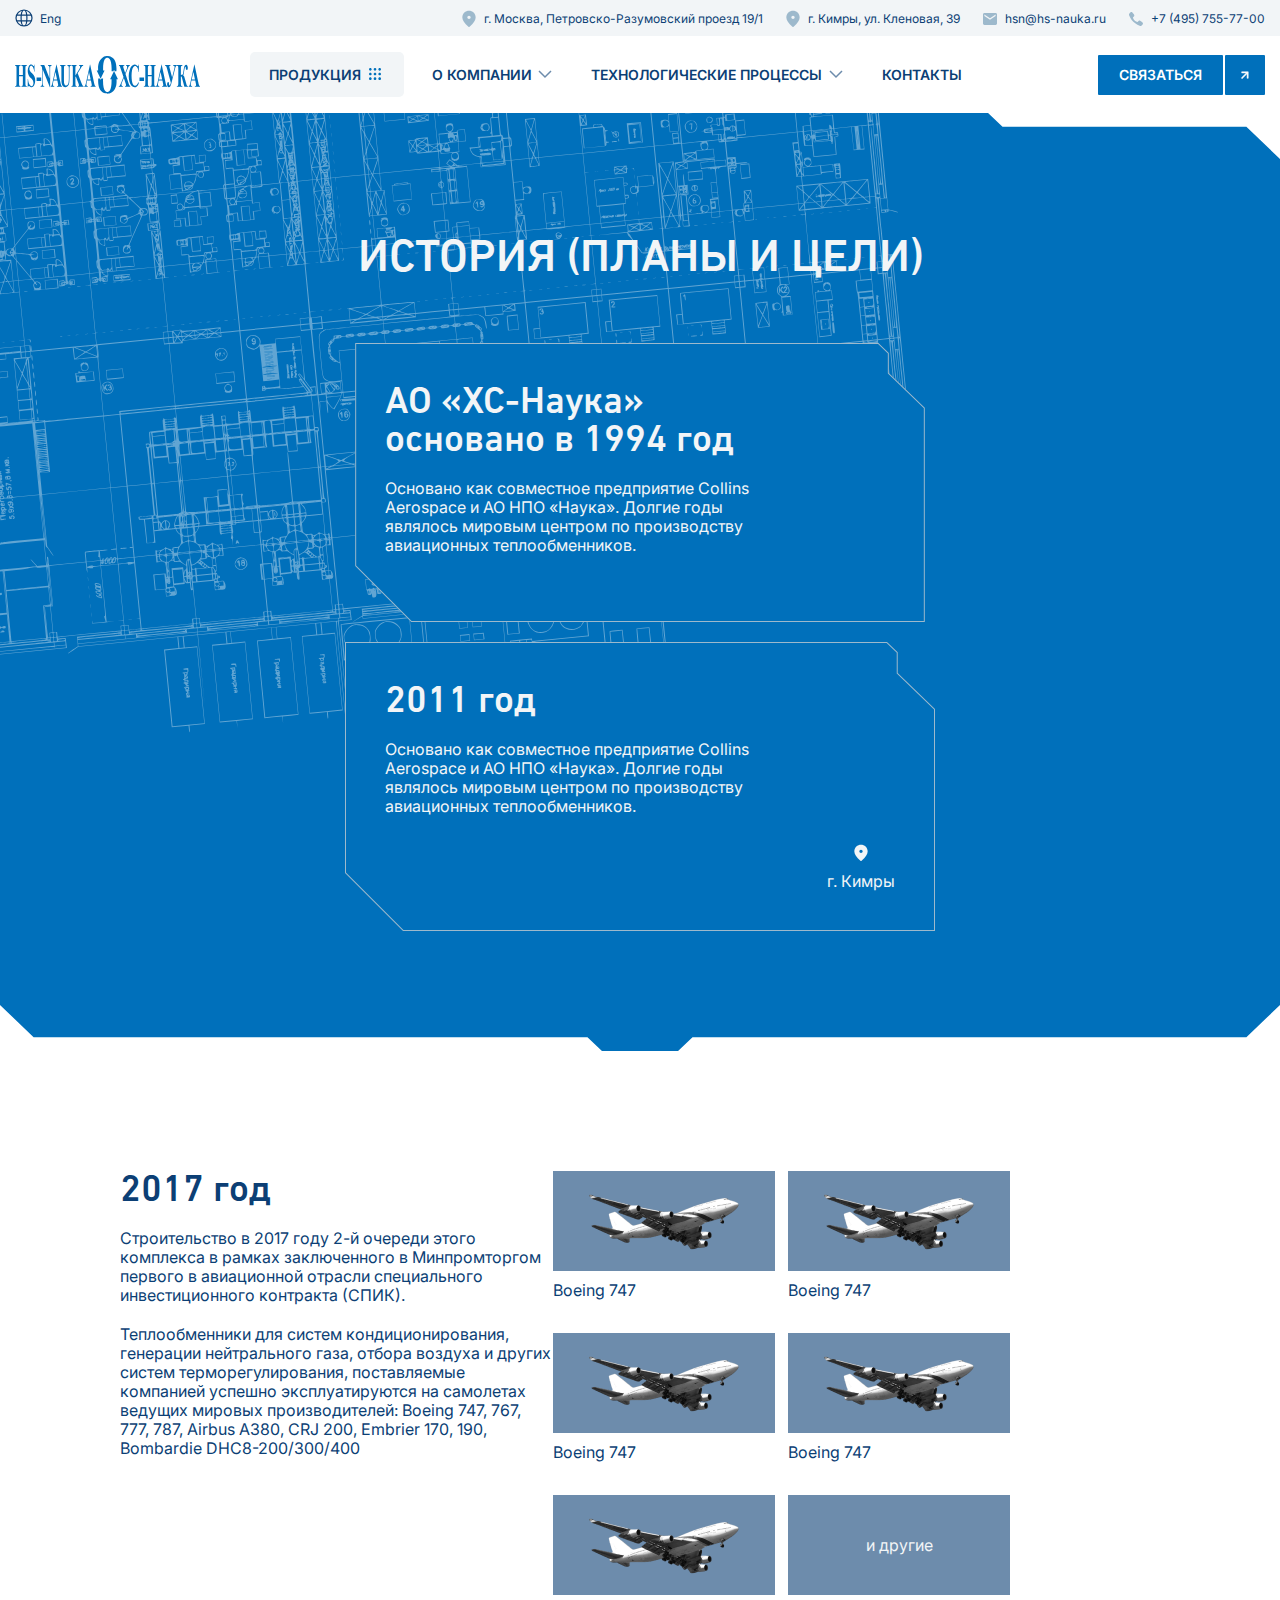
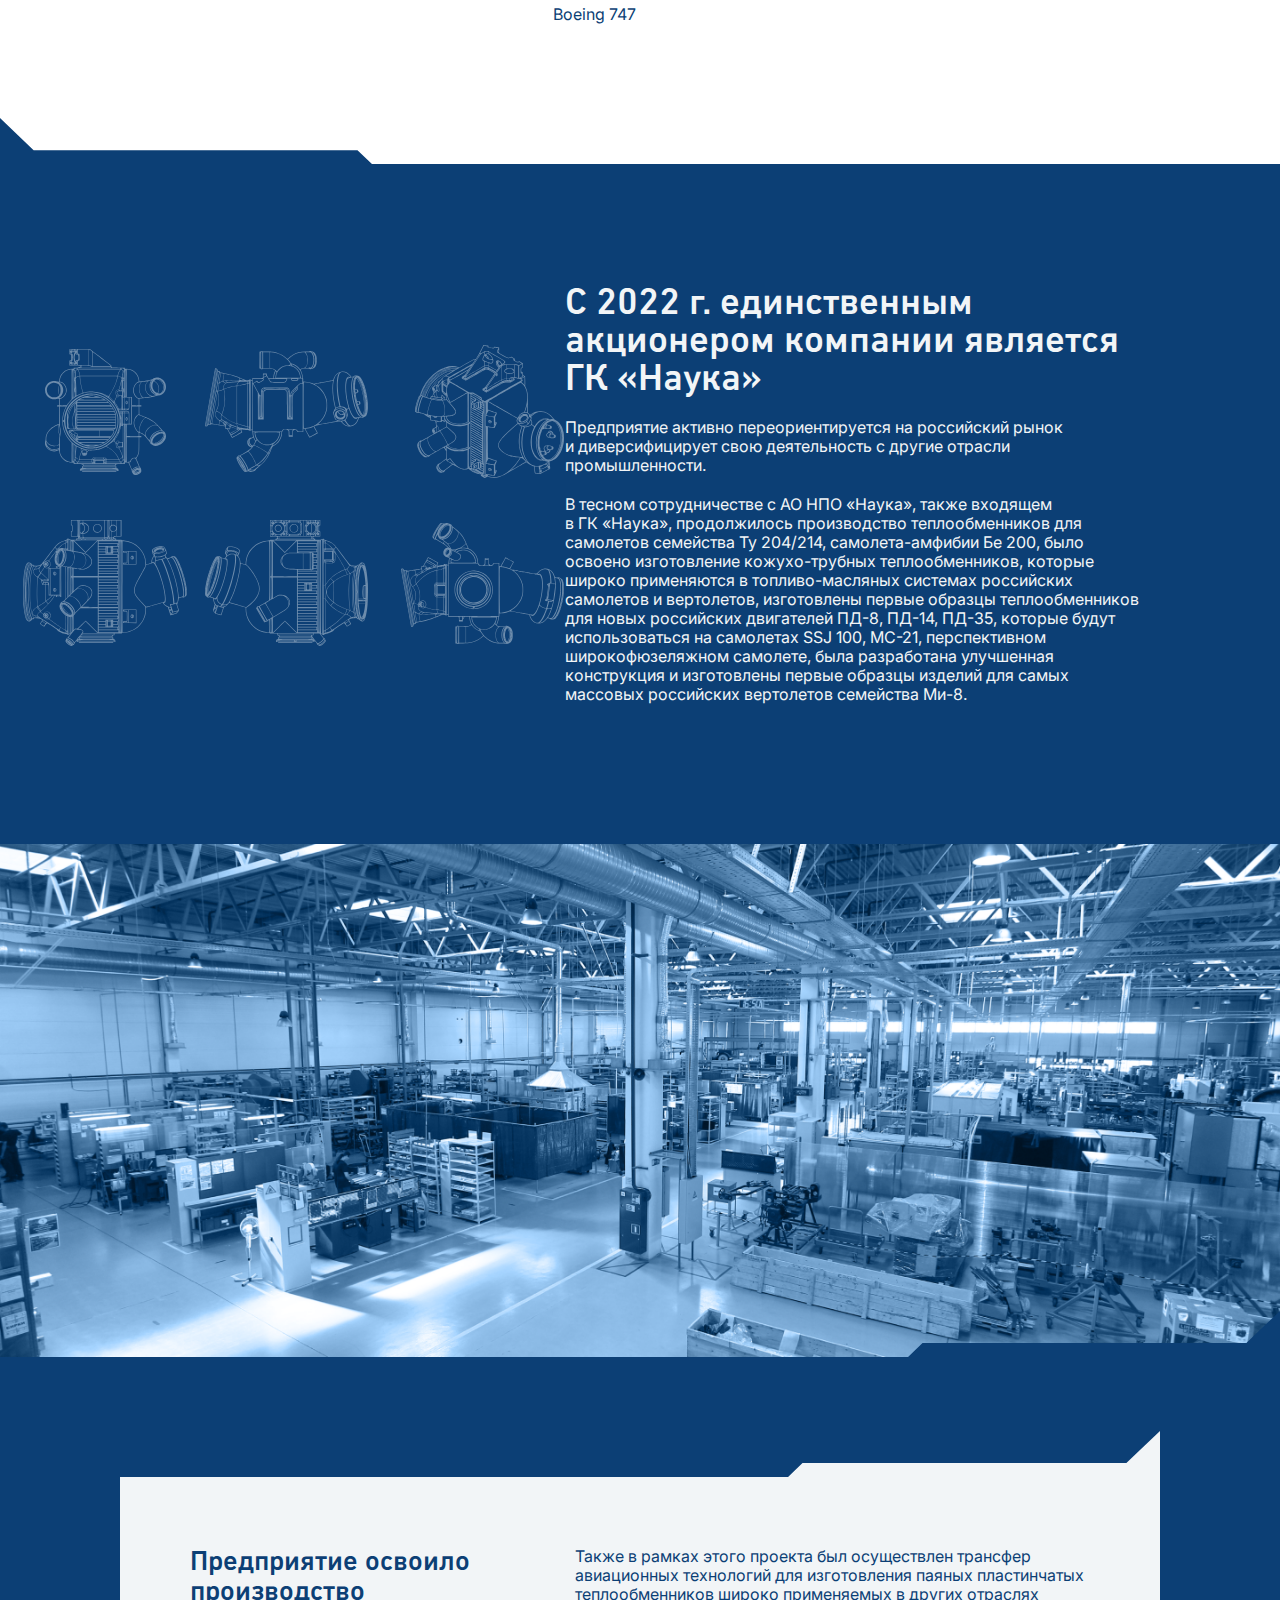
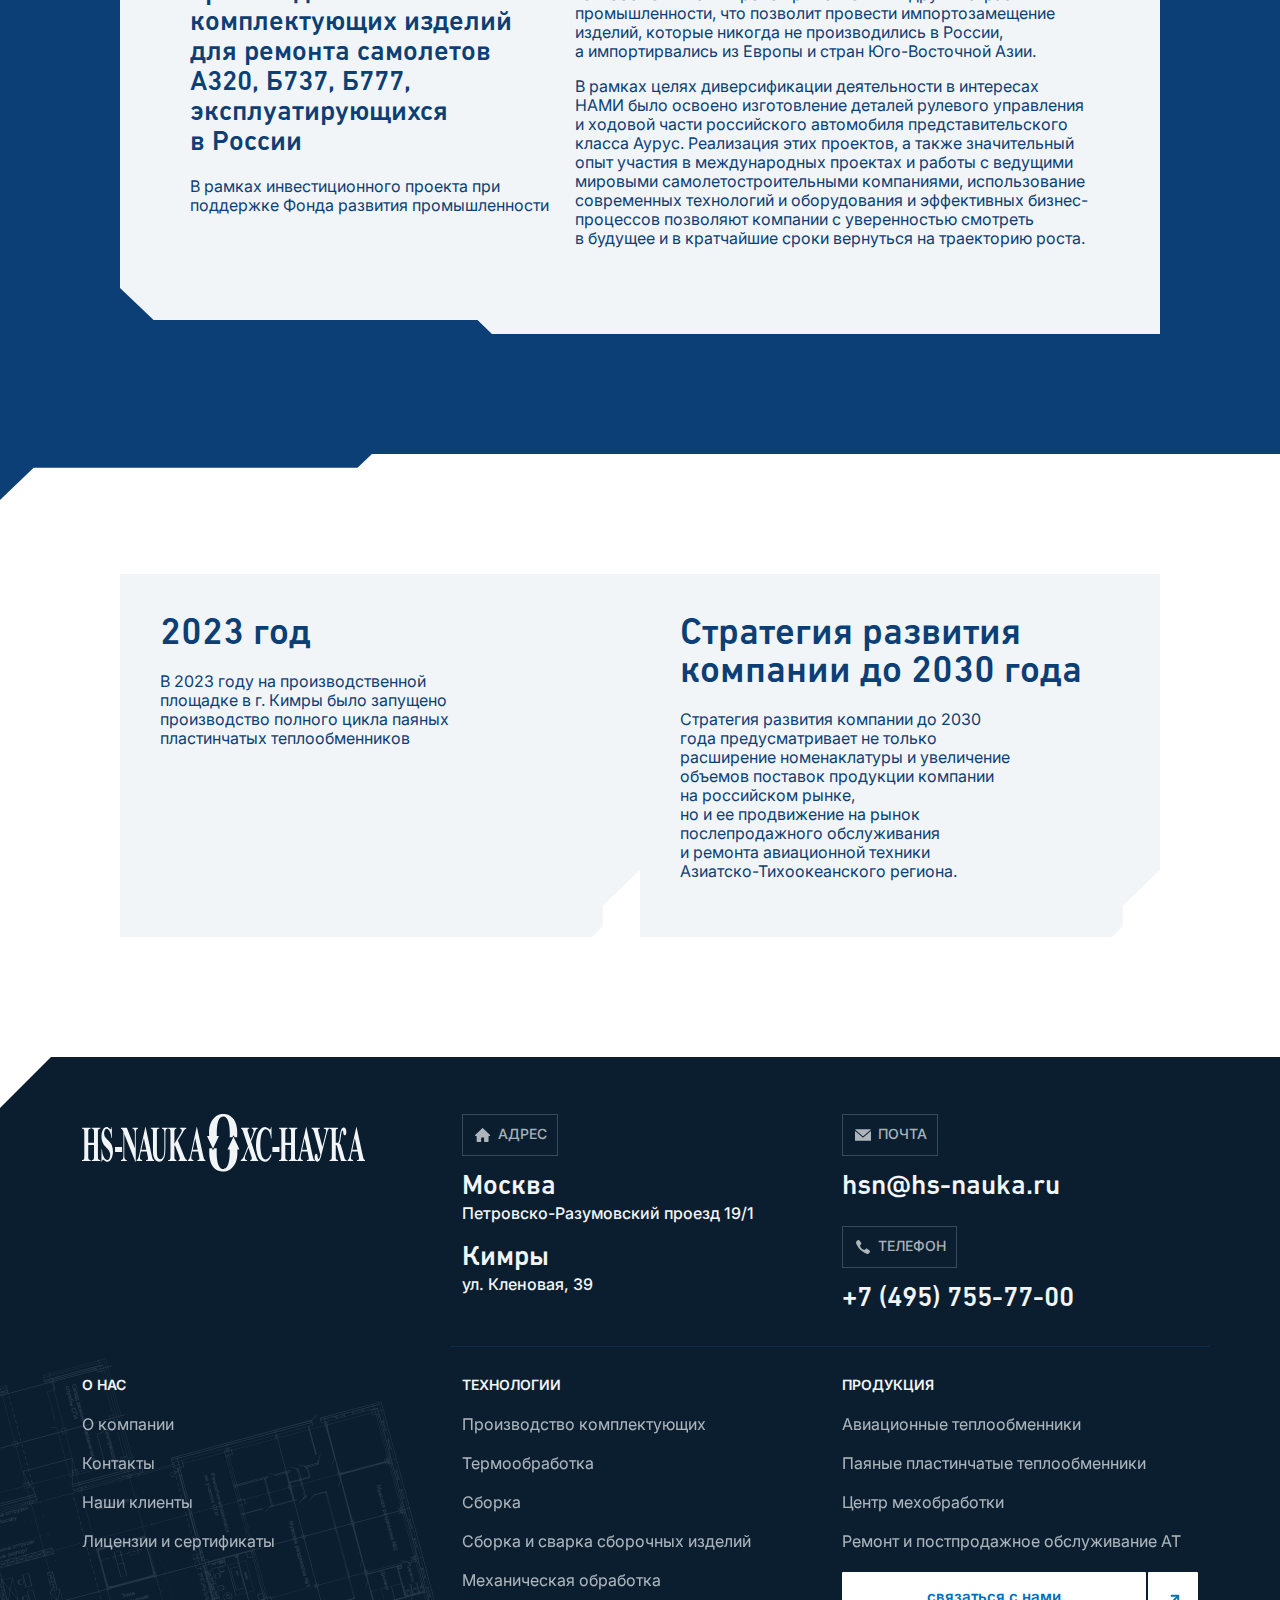
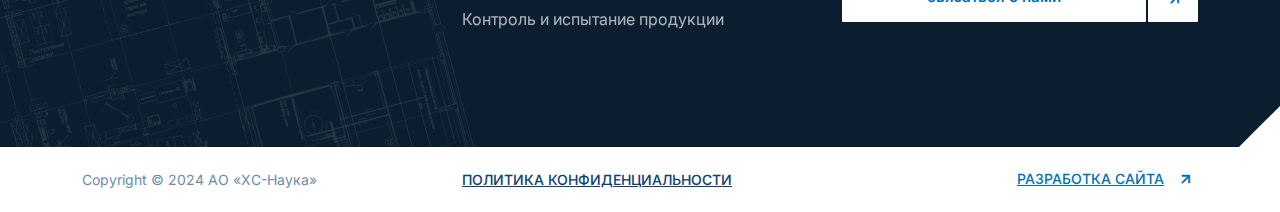
<file: about.html>
<!DOCTYPE html>
<html lang="en">
<head>
    <meta charset="UTF-8">
    <title>Title</title>
    <meta name="viewport" content="width=device-width, initial-scale=1" />
    <link rel="stylesheet"  href="css/swiper-bundle.min.css">
    <link rel="preconnect" href="https://fonts.googleapis.com">
    <link rel="preconnect" href="https://fonts.gstatic.com" crossorigin>
    <link href="https://fonts.googleapis.com/css2?family=Inter:ital,opsz,wght@0,14..32,100..900;1,14..32,100..900&family=Montserrat:ital,wght@0,100..900;1,100..900&display=swap" rel="stylesheet">
    <link rel="stylesheet" href="css/bootstrap.min.css">
    <link rel="stylesheet" href="css/fancybox.css">
    <link rel="stylesheet" href="css/main.css">
    <link rel="stylesheet" href="css/media.css">
</head>
<body class="history-page">
<header>
    <div class="top-bar">
        <div class="container-fluid d-flex justify-content-between align-items-center h-100">
            <div class="lang">
                <a href="#" class="text-decoration-none">
                    <div class="lang-selected blue position-relative d-flex align-items-center">Eng</div>
                </a>
            </div>
            <div class="addresses d-flex">
                <div>
                    <a href="#" class="blue text-decoration-none address-icon position-relative d-flex align-items-center">г. Москва, Петровско-Разумовский проезд 19/1</a>
                </div>
                <div>
                    <a href="#"  class="blue text-decoration-none address-icon position-relative d-flex align-items-center">г. Кимры, ул. Кленовая, 39</a>
                </div>
                <div><a href="mailto:hsn@hs-nauka.ru" class="blue text-decoration-none mail-icon position-relative d-flex align-items-center">hsn@hs-nauka.ru</a></div>
                <div><a href="tel:+7 (495) 755-77-00"  class="blue text-decoration-none phone-icon position-relative d-flex align-items-center">+7 (495) 755-77-00</a></div>
            </div>
        </div>
    </div>
    <nav class="navbar navbar-expand-lg bg-body-tertiary justify-content-between">
        <div class="container-fluid ">
            <a class="navbar-brand" href="#"><img src="images/logo.svg" alt=""></a>
            <button class="navbar-toggler" type="button" data-bs-toggle="collapse" data-bs-target="#navbarSupportedContent" aria-controls="navbarSupportedContent" aria-expanded="false" aria-label="Toggle navigation">
                меню <span class="navbar-toggler-icon"></span>
            </button>
            <div class="collapse navbar-collapse" id="navbarSupportedContent">
                <div class="navbar-close  justify-content-end">
                    <svg width="20" height="20" viewBox="0 0 20 20" fill="none" xmlns="http://www.w3.org/2000/svg">
                        <path d="M16 4L4 16M4 4L16 16" stroke="#FCFCFC" stroke-width="2" stroke-linecap="round" stroke-linejoin="round"/>
                    </svg>

                </div>
                <ul class="navbar-nav me-auto mb-2 mb-lg-0 align-items-center">
                    <li class="nav-item dropdown">
                        <a class="nav-link active dropdown-toggle d-flex production" href="#" role="button" data-bs-toggle="dropdown" aria-expanded="false">
                            продукция
                        </a>
                        <ul class="dropdown-menu">
                            <li><a class="dropdown-item" href="#">авиационные теплообменники</a></li>
                            <li><a class="dropdown-item" href="#">ППТО</a></li>
                            <li><a class="dropdown-item" href="#">Центр мехобработки</a></li>
                            <li><a class="dropdown-item" href="#">Ремонт и постпродажное <br>обслуживание АТ</a></li>
                        </ul>
                    </li>
                    <li class="nav-item dropdown">
                        <a class="nav-link dropdown-toggle d-flex" href="#" role="button" data-bs-toggle="dropdown" aria-expanded="false">
                            о компании
                        </a>
                        <ul class="dropdown-menu">
                            <li><a class="dropdown-item" href="#">миссия</a></li>
                            <li><a class="dropdown-item" href="#">история (планы и цели)</a></li>
                            <li><a class="dropdown-item" href="#">лицензии и сертификаты. Сертификация Минпромторга, ФАП-285, бывшие (AS, Nadcap), ОТ и ООС</a></li>
                            <li><a class="dropdown-item" href="#">Наши клиенты</a></li>
                            <li><a class="dropdown-item" href="#">Отзывы</a></li>
                        </ul>
                    </li>
                    <li class="nav-item dropdown">
                        <a class="nav-link dropdown-toggle d-flex" href="#" role="button" data-bs-toggle="dropdown" aria-expanded="false">
                            Технологические процессы
                        </a>
                        <ul class="dropdown-menu">
                            <li><a class="dropdown-item" href="#">Слесарно сварочная работы</a></li>
                            <li><a class="dropdown-item" href="#">Термообработка</a></li>
                            <li><a class="dropdown-item" href="#">Электро-эрозионная резка</a></li>
                            <li><a class="dropdown-item" href="#">Участок испытаний</a></li>
                            <li><a class="dropdown-item" href="#">Вакуумная пайка</a></li>
                            <li><a class="dropdown-item" href="#">Мехобработка</a></li>
                        </ul>
                    </li>
                    <li class="nav-item">
                        <a class="nav-link " >Контакты</a>
                    </li>
                </ul>

            </div>
            <div class="lang d-none">
                <div class="lang-selected blue position-relative d-flex align-items-center">Eng</div>
            </div>
            <div class="contact-us">
                <a class="btn btn-primary btn-blue" data-bs-toggle="modal" href="#contactModal" role="button">связаться <span class="btn-arrow"></span></a>
            </div>
        </div>
    </nav>
</header>
<main class="about-page d-flex flex-column">
   <section class="history">
       <div class="history-top position-absolute top-0 w-100"></div>
       <div class="container">
           <div class="row">
               <div class="col-12">
                   <h1 class="section-title dark text-center">история (планы и цели)</h1>
               </div>
           </div>
           <div class="row history-list">
               <div class="col-6 history-item">
                   <h4>АО «ХС-Наука» основано в 1994 год</h4>
                   <p>Основано как совместное предприятие Collins Aerospace и АО НПО «Наука». Долгие годы являлось мировым центром по производству авиационных теплообменников.</p>
               </div>
               <div class="col-6 history-item">
                   <h4>2011 год</h4>
                   <p>Основано как совместное предприятие Collins Aerospace и АО НПО «Наука». Долгие годы являлось мировым центром по производству авиационных теплообменников.</p>
                    <p class="d-flex flex-column ">
                        <span class="map-icon"></span>
                        г. Кимры
                    </p>
               </div>
           </div>
       </div>
       <div class="history-bottom position-absolute bottom-0 w-100"></div>

   </section>
    <section class="about-fly">
        <div class="container">
            <div class="row">
               <div class="col-5 fly-info">
                   <h4 class="blue">2017 год</h4>
                   <p class="blue">Строительство в 2017 году 2-й очереди этого комплекса в рамках заключенного в Минпромторгом первого в авиационной отрасли специального инвестиционного контракта (СПИК). </p>
                   <p class="blue">Теплообменники для систем кондиционирования, генерации нейтрального газа, отбора воздуха и других систем терморегулирования, поставляемые компанией успешно эксплуатируются на самолетах ведущих мировых производителей: Boeing 747, 767, 777, 787, Airbus A380, CRJ 200, Embrier 170, 190, Bombardie DHC8-200/300/400</p>
               </div>
               <div class="col-7 fly-col">
                   <div class="fly-list d-flex flex-wrap">
                       <div class="fly-item">
                           <div class="fly-item-img">
                               <a href="images/catalog/product-big.png" data-fancybox="gallery">
                                   <img src="images/about/fly.png" alt="">
                               </a>
                           </div>
                           <p class="blue">Boeing 747</p>
                       </div>
                       <div class="fly-item">
                           <div class="fly-item-img">
                               <a href="images/about/fly.png" data-fancybox="gallery">
                                   <img src="images/about/fly.png" alt="">
                               </a>
                           </div>
                           <p class="blue">Boeing 747</p>
                       </div>
                       <div class="fly-item">
                           <div class="fly-item-img">
                               <a href="images/about/fly.png" data-fancybox="gallery">
                                   <img src="images/about/fly.png" alt="">
                               </a>
                           </div>
                           <p class="blue">Boeing 747</p>
                       </div>
                       <div class="fly-item">
                           <div class="fly-item-img">
                               <a href="images/about/fly.png" data-fancybox="gallery">
                                   <img src="images/about/fly.png" alt="">
                               </a>
                           </div>
                           <p class="blue">Boeing 747</p>
                       </div>
                       <div class="fly-item">
                           <div class="fly-item-img">
                               <a href="images/about/fly.png" data-fancybox="gallery">
                                   <img src="images/about/fly.png" alt="">
                               </a>
                           </div>
                           <p class="blue">Boeing 747</p>
                       </div>
                       <div class="fly-item">
                           <div class="fly-item-img">
                               <a class="text-decoration-none" href="images/about/fly.png" data-fancybox="gallery">
                                   <p>и другие</p>
                               </a>
                           </div>

                       </div>
                   </div>
               </div>
            </div>
        </div>
    </section>

    <section class="company">
        <div class="company-top position-absolute bottom-0 w-100"></div>
        <div class="container">
            <div class="row">
                <div class="col-5"></div>
                <div class="col-7">
                    <h4 class="">С 2022 г. единственным акционером компании является ГК «Наука»</h4>
                    <p>Предприятие активно переориентируется на российский рынок и диверсифицирует свою деятельность с другие отрасли промышленности. </p>
                <p>В тесном сотрудничестве с АО НПО «Наука», также входящем в ГК «Наука», продолжилось производство теплообменников для самолетов семейства Ту 204/214, самолета-амфибии Бе 200, было освоено изготовление кожухо-трубных теплообменников, которые широко применяются в топливо-масляных системах российских самолетов и вертолетов, изготовлены первые образцы теплообменников для новых российских двигателей ПД-8, ПД-14, ПД-35, которые будут использоваться на самолетах SSJ 100, МС-21, перспективном широкофюзеляжном самолете, была разработана улучшенная конструкция и изготовлены первые образцы изделий для самых массовых российских вертолетов семейства Ми-8.    </p>
                </div>
            </div>
        </div>

    </section>
    <section class="history-banner position-relative">
        <div class="history-banner-top w-100 top-0 position-absolute"></div>

        <img src="images/about/section4.png" alt="">
        <div class="history-banner-bottom w-100 bottom-0 position-absolute"></div>

    </section>
    <section class="history-2">
        <div class="container position-relative">
            <div class="row">
                    <div class="col-5 col-left">
                        <h4 class="blue">Предприятие освоило производство комплектующих изделий для ремонта самолетов А320, Б737, Б777, эксплуатирующихся в России</h4>
                        <p class="blue">В рамках инвестиционного проекта при поддержке Фонда развития промышленности</p>
                    </div>
                    <div class="col-7">
                        <p class="blue">Также в рамках этого проекта был осуществлен трансфер авиационных технологий для изготовления паяных пластинчатых теплообменников широко применяемых в других отраслях промышленности, что позволит провести импортозамещение изделий, которые никогда не производились в России, а импортирвались из Европы и стран Юго-Восточной Азии. </p>
                        <p class="blue">В рамках целях диверсификации деятельности в интересах НАМИ было освоено изготовление деталей рулевого управления и ходовой части российского автомобиля представительского класса Аурус. Реализация этих проектов, а также значительный опыт участия в международных проектах и работы с ведущими мировыми самолетостроительными компаниями, использование современных технологий и оборудования и эффективных бизнес-процессов позволяют компании с уверенностью смотреть в будущее и в кратчайшие сроки вернуться на траекторию роста.</p>
                    </div>

            </div>
        </div>
    </section>
    <section class="history-date">
        <div class="container">
            <div class="row justify-content-between">
                <div class="col-6 history-date-item">
                    <h4 class="blue">
                        2023 год
                    </h4>
                    <p class="blue">В 2023 году на производственной площадке в г. Кимры было запущено производство полного цикла паяных пластинчатых теплообменников</p>
                </div>
                <div class="col-6 history-date-item">
                    <h4 class="blue">Стратегия развития компании до 2030 года</h4>
                    <p class="blue">Стратегия развития компании до 2030 года предусматривает не только расширение номенаклатуры и увеличение объемов поставок продукции компании на российском рынке, но и ее продвижение на рынок послепродажного обслуживания и ремонта авиационной техники Азиатско-Тихоокеанского региона.</p>
                </div>
            </div>
        </div>
    </section>

</main>
<footer>
    <div class="footer-top">
        <div class="container">
            <div class="row">
                <div class="col footer-top-logo">
                    <a href="#" class="footer-logo">
                        <img src="images/logo-white.svg" alt="">
                    </a>
                </div>
                <div class="col">
                    <h5 class="sub-title dark text-uppercase"><svg width="20" height="20" viewBox="0 0 20 20" fill="none" xmlns="http://www.w3.org/2000/svg">
                        <path fill-rule="evenodd" clip-rule="evenodd" d="M16.7239 10.9375C17.1723 10.9375 17.394 10.3927 17.073 10.0796L9.96189 3.14186C9.76767 2.95238 9.45778 2.95239 9.26356 3.14187L2.15272 10.0796C1.83175 10.3927 2.05346 10.9375 2.50189 10.9375H3.18554C3.46168 10.9375 3.68554 11.1613 3.68554 11.4375V16.3761C3.68554 16.6523 3.90939 16.8761 4.18554 16.8761H6.64748H7.62845C7.90459 16.8761 8.12845 16.6523 8.12845 16.3761V13.1208C8.12845 12.8447 8.35231 12.6208 8.62845 12.6208H10.5904C10.8665 12.6208 11.0904 12.8447 11.0904 13.1208V16.3761C11.0904 16.6523 11.3142 16.8761 11.5904 16.8761H12.5714H15.0333C15.3094 16.8761 15.5333 16.6523 15.5333 16.3761V11.4375C15.5333 11.1613 15.7572 10.9375 16.0333 10.9375H16.7239Z" fill="#F2F5F7" fill-opacity="0.7"/>
                    </svg>
                        Адрес</h5>
                    <div class="footer-address">
                        <h2>Москва</h2>
                        <p>Петровско-Разумовский проезд 19/1</p>
                    </div>
                    <div class="footer-address">
                        <h2>Кимры</h2>
                        <p>ул. Кленовая, 39</p>
                    </div>
                </div>
                <div class="col">
                    <h5 class="sub-title dark text-uppercase"><svg width="20" height="20" viewBox="0 0 20 20" fill="none" xmlns="http://www.w3.org/2000/svg">
                        <path fill-rule="evenodd" clip-rule="evenodd" d="M17.5079 4.28589C17.7866 4.28589 17.9147 4.63278 17.7029 4.8139L10.1996 11.2295C10.0873 11.3254 9.9219 11.3254 9.80965 11.2295L2.30634 4.8139C2.09451 4.63278 2.2226 4.28589 2.5013 4.28589H17.5079ZM9.80756 12.3814C9.9183 12.4725 10.078 12.4725 10.1888 12.3814L17.5094 6.35878C17.7051 6.19775 18 6.33699 18 6.59046V15.4146C18 15.5803 17.8657 15.7146 17.7 15.7146H2.3C2.13431 15.7146 2 15.5803 2 15.4146V6.59349C2 6.34002 2.29486 6.20078 2.4906 6.36181L9.80756 12.3814Z" fill="#F2F5F7" fill-opacity="0.7"/>
                    </svg>
                        Почта</h5>
                    <div class="footer-address">
                        <h2>hsn@hs-nauka.ru</h2>
                    </div>
                    <h5 class="sub-title dark text-uppercase"><svg width="20" height="20" viewBox="0 0 20 20" fill="none" xmlns="http://www.w3.org/2000/svg">
                        <path d="M16.7953 13.8979C16.8412 13.9697 16.9056 14.0946 16.9331 14.1756C16.9928 14.3421 17.0181 14.6035 16.9859 14.7539C16.94 14.9737 16.7769 15.2489 16.3359 15.8458C16.0694 16.2044 15.5916 16.6971 15.3987 16.8128C14.9416 17.0811 14.5534 17.0649 13.6599 16.7388C12.1277 16.1789 10.6508 15.36 9.22661 14.2843C6.50001 12.2254 4.51541 9.63212 3.18543 6.38418C3.01545 5.97008 2.98789 5.8359 3.00396 5.51204C3.02235 5.11877 3.14406 4.82036 3.46105 4.39934C3.8125 3.93435 4.63486 3.26811 5.07356 3.09692C5.48936 2.93495 5.86603 2.97662 6.16005 3.21718C6.32316 3.35371 7.1409 4.36233 7.46938 4.83424C7.71745 5.1928 8.0597 5.748 8.19064 6.00248C8.36063 6.3379 8.39047 6.67102 8.28022 6.99722C8.19293 7.25401 8.11714 7.3396 7.64852 7.71434C7.40966 7.90867 7.19373 8.08682 7.17304 8.10992C7.15239 8.1354 7.10645 8.21635 7.07198 8.29268C6.93188 8.59574 7.01687 9.00985 7.35222 9.68765C7.61181 10.2151 7.94025 10.6824 8.42265 11.2122C8.83154 11.6633 9.36442 12.119 9.78018 12.3734C10.3154 12.7019 11.0114 12.9518 11.395 12.9541C11.5604 12.9541 11.7947 12.887 11.9141 12.8037C11.9624 12.7714 12.1438 12.5655 12.3207 12.3457C12.7594 11.7974 12.8973 11.6748 13.1591 11.6008C13.4026 11.5291 13.7311 11.6054 14.1744 11.8344C14.9508 12.2346 16.5059 13.4584 16.7953 13.8979Z" fill="#F2F5F7" fill-opacity="0.7"/>
                    </svg>
                        телефон</h5>
                    <div class="footer-address">
                        <h2>+7 (495) 755-77-00</h2>

                    </div>
                </div>
            </div>
        </div>
        <div class="container footer-bottom">
            <div class="row">
                <div class="col">
                    <h4>О нас</h4>
                    <ul class="footer-menu">
                        <li><a href="">О компании</a></li>
                        <li><a href="">Контакты</a></li>
                        <li><a href="">Наши клиенты</a></li>
                        <li><a href="">Лицензии и сертификаты</a></li>
                    </ul>
                </div>
                <div class="col">
                    <h4>технологии</h4>
                    <ul class="footer-menu">
                        <li><a href="">Производство комплектующих</a></li>
                        <li><a href="">Термообработка</a></li>
                        <li><a href="">Сборка</a></li>
                        <li><a href="">Сборка и сварка сборочных изделий</a></li>
                        <li><a href="">Механическая обработка</a></li>
                        <li><a href="">Контроль и испытание продукции</a></li>
                    </ul>
                </div>
                <div class="col">
                    <h4>Продукция</h4>
                    <ul class="footer-menu">
                        <li><a href="">Авиационные теплообменники</a></li>
                        <li><a href="">Паяные пластинчатые теплообменники</a></li>
                        <li><a href="">Центр мехобработки</a></li>
                        <li><a href="">Ремонт и постпродажное обслуживание АТ</a></li>
                    </ul>
                    <a href="" class="btn btn-secondary">связаться с нами <span class="btn-arrow"></span></a>
                </div>
            </div>
        </div>
    </div>
    <div class="copyright">
        <div class="container">
            <div class="row">
                <div class="col-md-4 align-items-center d-flex">
                    <p>Copyright © 2024 АО «ХC-Наука»</p>
                </div>
                <div class="col-md-4">
                    <a href="" class="blue">Политика конфиденциальности</a>
                </div>
                <div class="col-md-4 justify-content-end d-flex">
                    <a href="" class="light-blue ">Разработка сайта <svg width="24" height="24" viewBox="0 0 24 24" fill="none" xmlns="http://www.w3.org/2000/svg">
                        <path d="M8.50088 16.5L7.50089 15.5L13.5009 9.50008L8.00089 9.50008L8.00089 8.08009H15.9208V16L14.5008 16V10.5001L8.50088 16.5Z" fill="#0070BB" stroke="#0070BB" stroke-width="0.5"/>
                    </svg>
                    </a>
                </div>
            </div>
        </div>
    </div>

</footer>
<div class="fixed-mobile-menu">
    <nav class="navbar navbar-light navbar-expand    fixed-bottom d-md-none d-lg-none d-xl-none "
    >
        <ul class="nav nav-justified w-100" id="myTab" role="tablist">
            <li class="nav-item" role="presentation">
                <a href="#" class="nav-link active text-decoration-none" id="home-tab" data-bs-toggle="tab" data-bs-target="#home" type="button"
                   role="tab" aria-controls="home" aria-selected="true">
                    <span><svg width="20" height="20" viewBox="0 0 20 20" fill="none" xmlns="http://www.w3.org/2000/svg">
<path d="M6.66667 5.33333C6.66667 6.06971 6.06971 6.66667 5.33333 6.66667C4.59695 6.66667 4 6.06971 4 5.33333C4 4.59695 4.59695 4 5.33333 4C6.06971 4 6.66667 4.59695 6.66667 5.33333Z" fill="#6D8CAC"/>
<path d="M6.66667 10C6.66667 10.7364 6.06971 11.3333 5.33333 11.3333C4.59695 11.3333 4 10.7364 4 10C4 9.26362 4.59695 8.66667 5.33333 8.66667C6.06971 8.66667 6.66667 9.26362 6.66667 10Z" fill="#6D8CAC"/>
<path d="M6.66667 14.6667C6.66667 15.403 6.06971 16 5.33333 16C4.59695 16 4 15.403 4 14.6667C4 13.9303 4.59695 13.3333 5.33333 13.3333C6.06971 13.3333 6.66667 13.9303 6.66667 14.6667Z" fill="#6D8CAC"/>
<path d="M11.3333 5.33333C11.3333 6.06971 10.7364 6.66667 10 6.66667C9.26362 6.66667 8.66667 6.06971 8.66667 5.33333C8.66667 4.59695 9.26362 4 10 4C10.7364 4 11.3333 4.59695 11.3333 5.33333Z" fill="#6D8CAC"/>
<path d="M11.3333 10C11.3333 10.7364 10.7364 11.3333 10 11.3333C9.26362 11.3333 8.66667 10.7364 8.66667 10C8.66667 9.26362 9.26362 8.66667 10 8.66667C10.7364 8.66667 11.3333 9.26362 11.3333 10Z" fill="#6D8CAC"/>
<path d="M11.3333 14.6667C11.3333 15.403 10.7364 16 10 16C9.26362 16 8.66667 15.403 8.66667 14.6667C8.66667 13.9303 9.26362 13.3333 10 13.3333C10.7364 13.3333 11.3333 13.9303 11.3333 14.6667Z" fill="#6D8CAC"/>
<path d="M16 5.33333C16 6.06971 15.403 6.66667 14.6667 6.66667C13.9303 6.66667 13.3333 6.06971 13.3333 5.33333C13.3333 4.59695 13.9303 4 14.6667 4C15.403 4 16 4.59695 16 5.33333Z" fill="#6D8CAC"/>
<path d="M16 10C16 10.7364 15.403 11.3333 14.6667 11.3333C13.9303 11.3333 13.3333 10.7364 13.3333 10C13.3333 9.26362 13.9303 8.66667 14.6667 8.66667C15.403 8.66667 16 9.26362 16 10Z" fill="#6D8CAC"/>
<path d="M16 14.6667C16 15.403 15.403 16 14.6667 16C13.9303 16 13.3333 15.403 13.3333 14.6667C13.3333 13.9303 13.9303 13.3333 14.6667 13.3333C15.403 13.3333 16 13.9303 16 14.6667Z" fill="#6D8CAC"/>
</svg>
</span>
                    Продукция
                </a>
            </li>
            <li class="nav-item" role="presentation">
                <a href class="nav-link text-decoration-none" id="notes-tab" data-bs-toggle="tab" data-bs-target="#notes" type="button"
                   role="tab" aria-controls="intro" aria-selected="true">
                    <span><svg width="20" height="20" viewBox="0 0 20 20" fill="none" xmlns="http://www.w3.org/2000/svg">
<path d="M14.6533 6.49414C14.585 6.36068 14.5085 6.2207 14.4238 6.07422L12.5 7.99805L12.002 7.5L13.9258 5.57617C13.776 5.48503 13.6361 5.4069 13.5059 5.3418C13.3757 5.27669 13.2406 5.21647 13.1006 5.16113C12.9606 5.10579 12.8174 5.0651 12.6709 5.03906C12.5244 5.01302 12.3633 5 12.1875 5C11.9271 5.00326 11.6781 5.03743 11.4404 5.10254C11.2028 5.16764 10.9798 5.26204 10.7715 5.38574C10.5632 5.50944 10.3727 5.65592 10.2002 5.8252C10.0277 5.99447 9.87956 6.1849 9.75586 6.39648C9.63216 6.60807 9.53776 6.83268 9.47266 7.07031C9.40755 7.30794 9.375 7.55534 9.375 7.8125C9.375 7.89063 9.37826 7.96712 9.38477 8.04199C9.39128 8.11686 9.40104 8.19173 9.41406 8.2666L5.47852 12.2021C5.32227 12.3617 5.20345 12.5407 5.12207 12.7393C5.04069 12.9378 5 13.1462 5 13.3643C5 13.5889 5.04395 13.8005 5.13184 13.999C5.21973 14.1976 5.33691 14.3717 5.4834 14.5215C5.62988 14.6712 5.80241 14.7884 6.00098 14.873C6.19954 14.9577 6.41113 15 6.63574 15C6.8571 15 7.06706 14.9593 7.26562 14.8779C7.46419 14.7965 7.6416 14.6777 7.79785 14.5215L11.7334 10.5859C11.8115 10.599 11.888 10.6087 11.9629 10.6152C12.0378 10.6217 12.1126 10.625 12.1875 10.625C12.4479 10.6217 12.6969 10.5876 12.9346 10.5225C13.1722 10.4574 13.3952 10.363 13.6035 10.2393C13.8118 10.1156 14.0023 9.96908 14.1748 9.7998C14.3473 9.63053 14.4954 9.4401 14.6191 9.22852C14.7428 9.01693 14.8372 8.79232 14.9023 8.55469C14.9674 8.31706 15 8.06966 15 7.8125C14.9935 7.63346 14.9788 7.4707 14.9561 7.32422C14.9333 7.17773 14.8942 7.03613 14.8389 6.89941C14.7835 6.7627 14.7217 6.6276 14.6533 6.49414Z" fill="#6D8CAC"/>
</svg></span>
                    Технологии
                </a>
            </li>
            <li class="nav-item" role="presentation">
                <a href="" class="nav-link text-decoration-none" id="project-tab" data-bs-toggle="tab" data-bs-target="#project" type="button"
                   role="tab" aria-controls="profile" aria-selected="false">
                    <span><svg width="20" height="20" viewBox="0 0 20 20" fill="none" xmlns="http://www.w3.org/2000/svg">
<path d="M7.11266 13.7125L6.2877 12.8875L11.2374 7.93779L6.70018 7.93779V6.76634H13.2338V13.3L12.0624 13.3L12.0624 8.76274L7.11266 13.7125Z" fill="#6D8CAC" stroke="6D8CAC" stroke-width="1"/>
</svg>
</span>
                    Связаться
                </a>
            <li class="nav-item" role="presentation">
                <button class="nav-link" id="sidebarCollapse" type="button"
                >
                    <span><svg width="20" height="20" viewBox="0 0 20 20" fill="none" xmlns="http://www.w3.org/2000/svg">
<path d="M3.33333 15H16.6667C17.125 15 17.5 14.625 17.5 14.1667C17.5 13.7083 17.125 13.3333 16.6667 13.3333H3.33333C2.875 13.3333 2.5 13.7083 2.5 14.1667C2.5 14.625 2.875 15 3.33333 15ZM3.33333 10.8333H16.6667C17.125 10.8333 17.5 10.4583 17.5 10C17.5 9.54167 17.125 9.16667 16.6667 9.16667H3.33333C2.875 9.16667 2.5 9.54167 2.5 10C2.5 10.4583 2.875 10.8333 3.33333 10.8333ZM2.5 5.83333C2.5 6.29167 2.875 6.66667 3.33333 6.66667H16.6667C17.125 6.66667 17.5 6.29167 17.5 5.83333C17.5 5.375 17.125 5 16.6667 5H3.33333C2.875 5 2.5 5.375 2.5 5.83333Z" fill="#0C3F75"/>
</svg>
</span>
                    Меню
                </button>
            </li>
        </ul>
    </nav>
    <div class="sidebar-overlay"></div>
    <nav id="sidebar">
        <div class="sidebar-header d-flex justify-content-between">
            <a href=""><img src="images/logo-white.svg" alt=""></a>
            <a href="" class="menu-close"><svg width="20" height="20" viewBox="0 0 20 20" fill="none" xmlns="http://www.w3.org/2000/svg">
                <path d="M16 4L4 16M4 4L16 16" stroke="#FCFCFC" stroke-width="2" stroke-linecap="round" stroke-linejoin="round"/>
            </svg>
            </a>
        </div>

        <ul class="list-unstyled components">
            <p>О КОМПАНИИ</p>
            <li class="active">
                <ul class=" list-unstyled" id="homeSubmenu">
                    <li>
                        <a href="#">миссия</a>
                    </li>
                    <li>
                        <a href="#">история (планы и цели)</a>
                    </li>
                    <li>
                        <a href="#">лицензии и сертификаты. Сертификация Минпромторга, ФАП-285, бывшие (AS, Nadcap), ОТ и ООС</a>
                    </li>
                    <li>
                        <a href="#">Наши клиенты</a>
                    </li>
                    <li>
                        <a href="#">Отзывы</a>
                    </li>
                </ul>
            </li>
            <li>
                <a href="#">КОНТАКТЫ</a>
            </li>
            <li>
                <a href="#">БЛОГ</a>
            </li>
        </ul>
        <div class='nav-addresses'>
            <div class="">
                <a href="#" class="text-decoration-none">
                    <h4>г. Москва</h4>
                    <p>Петровско-Разумовский проезд 19/1</p>
                </a>
                <a href="#" class="text-decoration-none">
                    <h4>г. Кимры</h4>
                    <p>ул. Кленовая, 39</p>
                </a>
            </div>
            <div class>
                <a href="mailto:hsn@hs-nauka.ru" class="text-decoration-none">
                    <h4>hsn@hs-nauka.ru</h4>
                </a>
            </div>
            <div class>
                <a href="tel:+7 (495) 755-77-00" class="text-decoration-none">
                    <h4>+7 (495) 755-77-00</h4>
                </a>

            </div>
        </div>
        <div class="contacts d-flex justify-content-between">
            <div class="lang">
                <a href="#" class="lang-selected text-decoration-none blue position-relative d-flex align-items-center">Eng</a>
            </div>
            <div class="contact-us">
                <a class="btn btn-primary btn-blue" data-bs-toggle="modal" href="#contactModal" role="button">связаться <span class="btn-arrow"></span></a>
            </div>
        </div>


    </nav>
</div>
<div class="modal fade" id="features1" aria-hidden="true" aria-labelledby="exampleModalToggleLabel" tabindex="-1">
    <div class="modal-dialog modal-dialog-centered">
        <button type="button" class="btn-close" data-bs-dismiss="modal" aria-label="Close"></button>

        <div class="modal-content">
            <div class="modal-header">
                <h4 class="modal-title blue" id="exampleModalToggleLabel">Центр передового опыта по производству теплообменников</h4>
            </div>
            <div class="modal-body">
                <p class="blue">25 лет успешной работы на рынке позволили компании стать одним из мировых центров по производству авиационных теплообменников. Важным этапом в развитии компании стал ввод в эксплуатацию в 2011 году научно-производственного комплекса в г. Кимры Тверской области, созданного с целью обеспечения серийных поставок по программам Boeing 787, Airbus 380, расширения номенклатуры выпускаемой продукции, удовлетворения растущих потребностей российского авиационного рынка.

                    Открытая в конце 2017 года вторая очередь производственного комплекса позволит выпускать самые большие в мире авиационные теплообменники уникальной конструкции, которые эксплуатируются на самолетах корпорации Boeing семейств 767, 777, 787. Для реализации этого проекта с Минпромторгом был заключен специальный инвестиционный контракт (СПИК), первый в авиационной промышленности России.  
                    <br><br>
                    Комплекс сертифицирован на серебряный и золотой уровни международного стандарта по энергоэффективности LEED, оснащен современным оборудованием и использует методы бережливого производства (Lean Manufacturing).</p>
            </div>
            <div class="modal-footer">
                <button type="button" class=" btn btn-primary" data-bs-dismiss="modal" aria-label="Close">Закрыть <span class="close-icon"></span></button>

            </div>
        </div>
    </div>
</div>
<div class="modal modal-contact fade" id="contactModal" aria-hidden="true" aria-labelledby="exampleModalToggleLabel" tabindex="-1">
    <div class="modal-dialog modal-dialog-centered">
        <button type="button" class="btn-close" data-bs-dismiss="modal" aria-label="Close"></button>

        <div class="modal-content">
            <div class="modal-header text-center">
                <h2 class="modal-title blue text-center" >Заголовок</h2>
            </div>
            <div class="modal-body">
                <p class="blue text-center">Здесь описание</p>
                <form action="" class="needs-validation" novalidate>
                    <div class="input-group mb-3">
                        <input type="text" class="form-control" placeholder="Имя" aria-label="name" aria-describedby="basic-addon1">
                        <div class="invalid-feedback">
                            Не заполнено
                        </div>
                    </div>

                    <div class="input-group mb-3">
                        <input type="email" class="form-control is-invalid" placeholder="E-mail" aria-label="E-mail" aria-describedby="basic-addon2">
                        <div class="invalid-feedback">
                            Не заполнено
                        </div>
                    </div>

                    <div class="input-group mb-3">
                        <input type="tel" class="form-control"  placeholder="+7 777 777 777" aria-describedby="basic-addon3">
                        <div class="invalid-feedback">
                            Не заполнено
                        </div>
                    </div>
                    <div class="form-check">
                        <input class="form-check-input" type="checkbox" value="" id="">
                        <label class="form-check-label blue" for="flexCheckDefault">
                            Я согласен на обработку <a href=""> персональных данных</a>
                        </label>
                    </div>
                </form>
            </div>
            <div class="modal-footer">
                <button type="button" class=" btn btn-primary" >отправить <span class="btn-arrow"></span></button>

            </div>
        </div>
    </div>
</div>


<script src="js/jquery-3.7.1.min.js"></script>
<script src="js/bootstrap.bundle.min.js"></script>
<script src="js/swiper-bundle.min.js"></script>
<script src="js/fancybox.umd.js"></script>
<script src="js/main.js"></script>
</body>
</html>
</file>
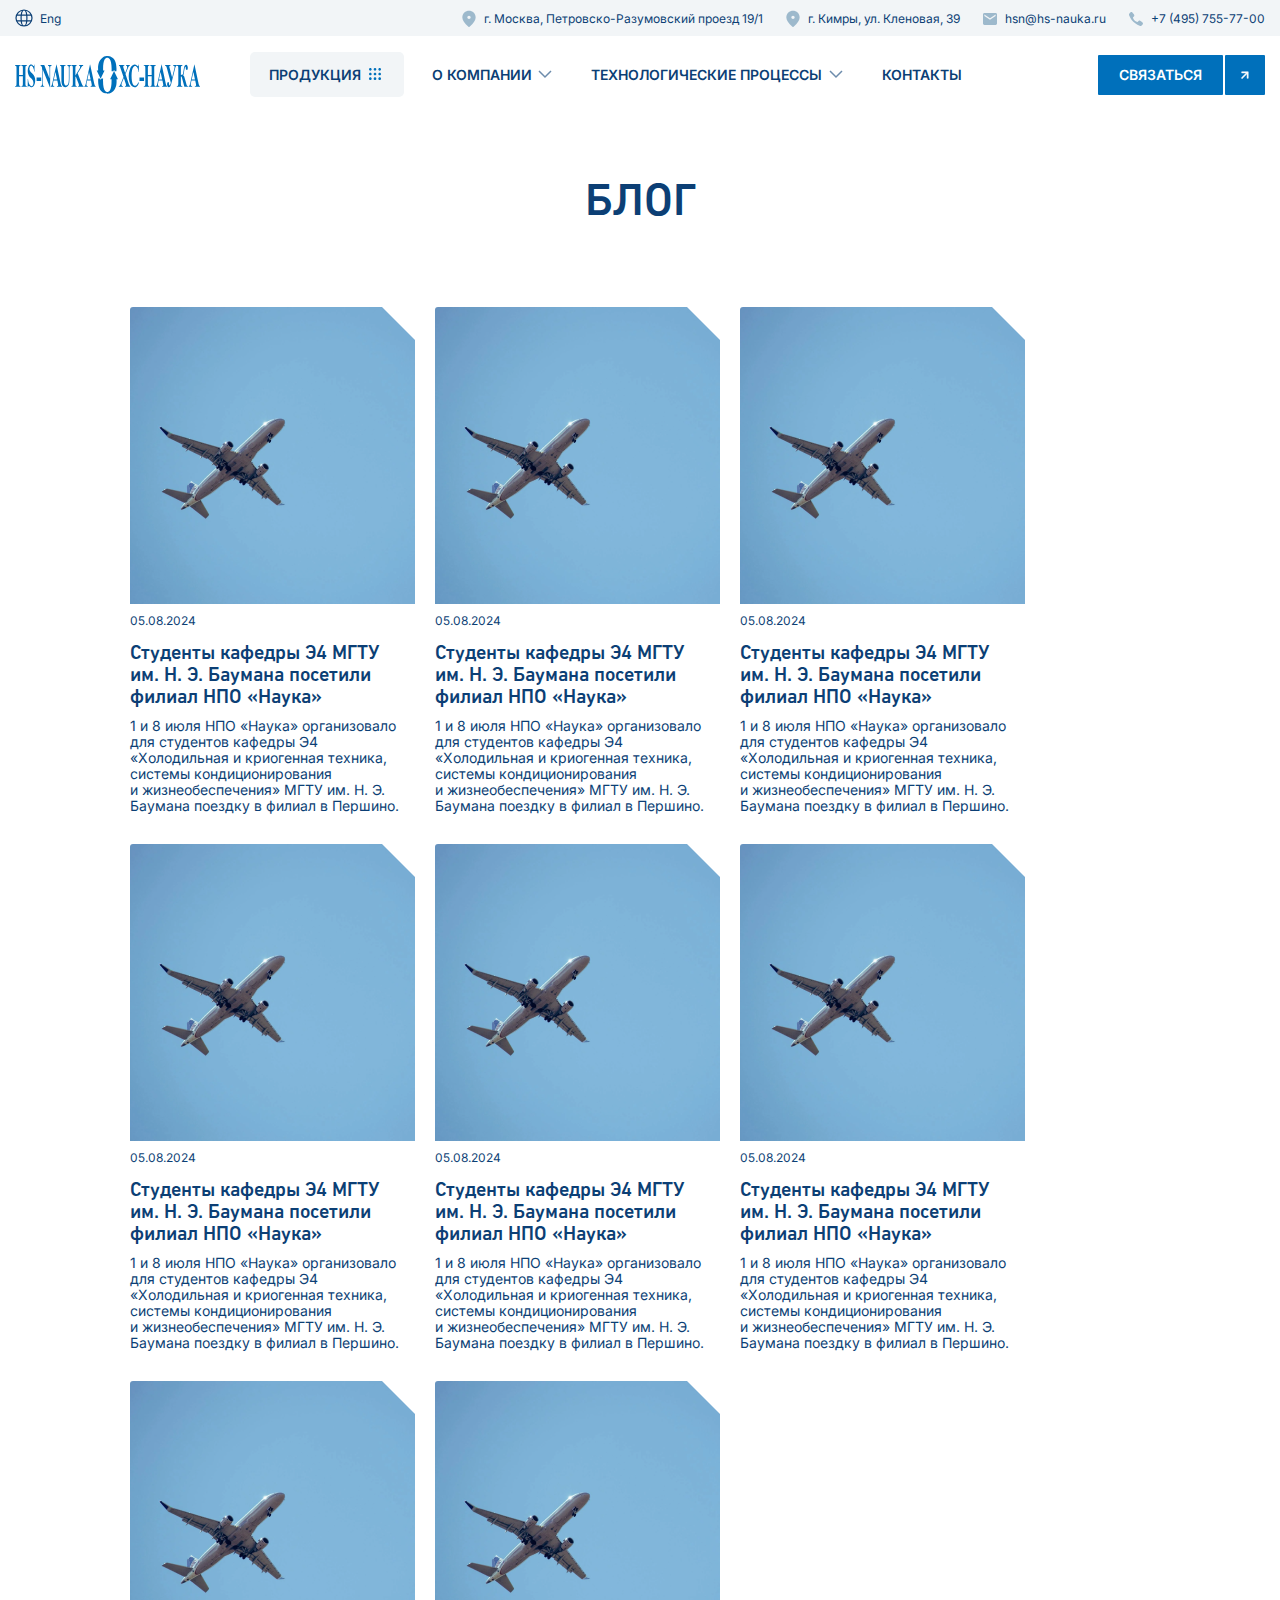
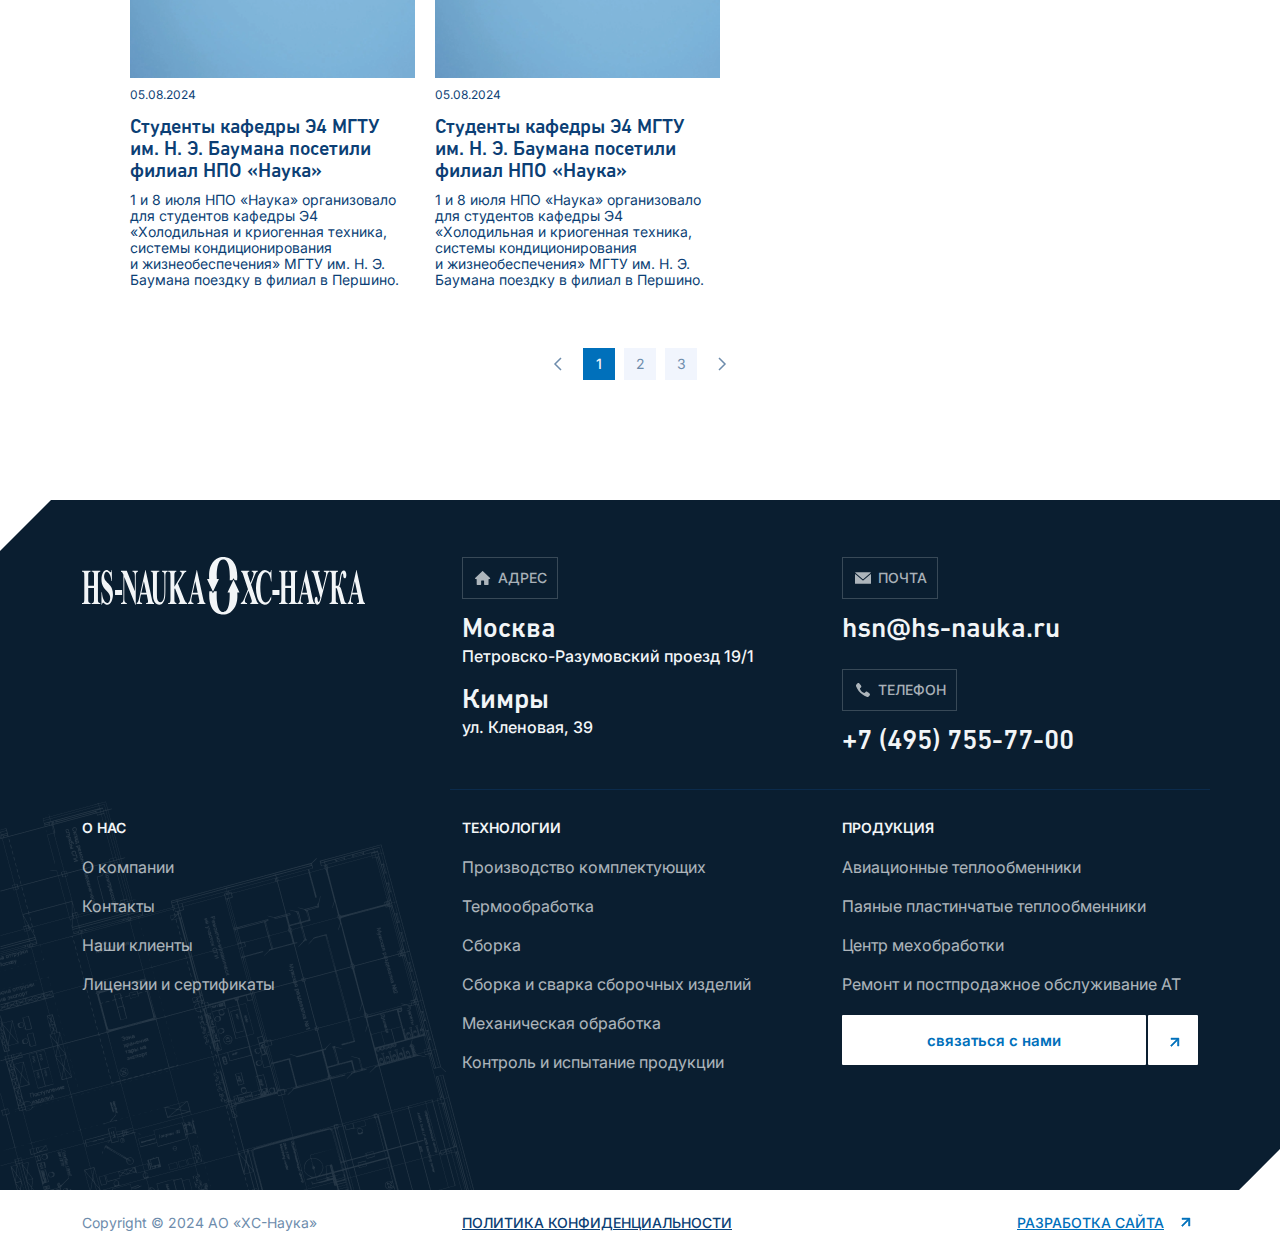
<file: blog.html>
<!DOCTYPE html>
<html lang="en">
<head>
  <meta charset="UTF-8">
  <title>Title</title>
  <meta name="viewport" content="width=device-width, initial-scale=1" />
  <link rel="stylesheet"  href="css/swiper-bundle.min.css">
  <link rel="preconnect" href="https://fonts.googleapis.com">
  <link rel="preconnect" href="https://fonts.gstatic.com" crossorigin>
  <link href="https://fonts.googleapis.com/css2?family=Inter:ital,opsz,wght@0,14..32,100..900;1,14..32,100..900&family=Montserrat:ital,wght@0,100..900;1,100..900&display=swap" rel="stylesheet">
  <link rel="stylesheet" href="css/bootstrap.min.css">
  <link rel="stylesheet" href="css/main.css">
  <link rel="stylesheet" href="css/media.css">
</head>
<body>
<header>
  <div class="top-bar">
    <div class="container-fluid d-flex justify-content-between align-items-center h-100">
      <div class="lang">
        <a href="#" class="text-decoration-none">
          <div class="lang-selected blue position-relative d-flex align-items-center">Eng</div>
        </a>
      </div>
      <div class="addresses d-flex">
        <div>
          <a href="#" class="blue text-decoration-none address-icon position-relative d-flex align-items-center">г. Москва, Петровско-Разумовский проезд 19/1</a>
        </div>
        <div>
          <a href="#"  class="blue text-decoration-none address-icon position-relative d-flex align-items-center">г. Кимры, ул. Кленовая, 39</a>
        </div>
        <div><a href="mailto:hsn@hs-nauka.ru" class="blue text-decoration-none mail-icon position-relative d-flex align-items-center">hsn@hs-nauka.ru</a></div>
        <div><a href="tel:+7 (495) 755-77-00"  class="blue text-decoration-none phone-icon position-relative d-flex align-items-center">+7 (495) 755-77-00</a></div>
      </div>
    </div>
  </div>
  <nav class="navbar navbar-expand-lg bg-body-tertiary justify-content-between">
    <div class="container-fluid ">
      <a class="navbar-brand" href="#"><img src="images/logo.svg" alt=""></a>
      <button class="navbar-toggler" type="button" data-bs-toggle="collapse" data-bs-target="#navbarSupportedContent" aria-controls="navbarSupportedContent" aria-expanded="false" aria-label="Toggle navigation">
        меню <span class="navbar-toggler-icon"></span>
      </button>
      <div class="collapse navbar-collapse" id="navbarSupportedContent">
        <div class="navbar-close  justify-content-end">
          <svg width="20" height="20" viewBox="0 0 20 20" fill="none" xmlns="http://www.w3.org/2000/svg">
            <path d="M16 4L4 16M4 4L16 16" stroke="#FCFCFC" stroke-width="2" stroke-linecap="round" stroke-linejoin="round"/>
          </svg>

        </div>
        <ul class="navbar-nav me-auto mb-2 mb-lg-0 align-items-center">
          <li class="nav-item dropdown">
            <a class="nav-link active dropdown-toggle d-flex production" href="#" role="button" data-bs-toggle="dropdown" aria-expanded="false">
              продукция
            </a>
            <ul class="dropdown-menu">
              <li><a class="dropdown-item" href="#">авиационные теплообменники</a></li>
              <li><a class="dropdown-item" href="#">ППТО</a></li>
              <li><a class="dropdown-item" href="#">Центр мехобработки</a></li>
              <li><a class="dropdown-item" href="#">Ремонт и постпродажное <br>обслуживание АТ</a></li>
            </ul>
          </li>
          <li class="nav-item dropdown">
            <a class="nav-link dropdown-toggle d-flex" href="#" role="button" data-bs-toggle="dropdown" aria-expanded="false">
              о компании
            </a>
            <ul class="dropdown-menu">
              <li><a class="dropdown-item" href="#">миссия</a></li>
              <li><a class="dropdown-item" href="#">история (планы и цели)</a></li>
              <li><a class="dropdown-item" href="#">лицензии и сертификаты. Сертификация Минпромторга, ФАП-285, бывшие (AS, Nadcap), ОТ и ООС</a></li>
              <li><a class="dropdown-item" href="#">Наши клиенты</a></li>
              <li><a class="dropdown-item" href="#">Отзывы</a></li>
            </ul>
          </li>
          <li class="nav-item dropdown">
            <a class="nav-link dropdown-toggle d-flex" href="#" role="button" data-bs-toggle="dropdown" aria-expanded="false">
              Технологические процессы
            </a>
            <ul class="dropdown-menu">
              <li><a class="dropdown-item" href="#">Слесарно сварочная работы</a></li>
              <li><a class="dropdown-item" href="#">Термообработка</a></li>
              <li><a class="dropdown-item" href="#">Электро-эрозионная резка</a></li>
              <li><a class="dropdown-item" href="#">Участок испытаний</a></li>
              <li><a class="dropdown-item" href="#">Вакуумная пайка</a></li>
              <li><a class="dropdown-item" href="#">Мехобработка</a></li>
            </ul>
          </li>
          <li class="nav-item">
            <a class="nav-link " >Контакты</a>
          </li>
        </ul>

      </div>
      <div class="lang d-none">
        <div class="lang-selected blue position-relative d-flex align-items-center">Eng</div>
      </div>
      <div class="contact-us">
        <a class="btn btn-primary btn-blue" data-bs-toggle="modal" href="#contactModal" role="button">связаться <span class="btn-arrow"></span></a>
      </div>
    </div>
  </nav>
</header>
<main>
  <section class="blog">
    <div class="container">
      <div class="row">
        <div class="col-12">
          <h1 class="section-title blue text-center">Блог</h1>
        </div>

      </div>
      <div class="row ">
        <div class="col-12 post-list d-flex flex-wrap">
          <div class="card " >
            <a href="">

              <img src="images/posts/post-3.png" class="card-img-top" alt="...">
            </a>
            <div class="card-body">
              <p class="card-date blue">05.08.2024</p>
              <a href="" class="card-title">Студенты кафедры Э4 МГТУ им. Н. Э. Баумана посетили филиал НПО «Наука»</a>
              <p class="card-text blue">1 и 8 июля НПО «Наука» организовало для студентов кафедры Э4 «Холодильная и криогенная техника, системы кондиционирования и жизнеобеспечения» МГТУ им. Н. Э. Баумана поездку в филиал в Першино.</p>

            </div>
          </div>
          <div class="card " >
            <a href="">

              <img src="images/posts/post-3.png" class="card-img-top" alt="...">
            </a>
            <div class="card-body">
              <p class="card-date blue">05.08.2024</p>
              <a href="" class="card-title">Студенты кафедры Э4 МГТУ им. Н. Э. Баумана посетили филиал НПО «Наука»</a>
              <p class="card-text blue">1 и 8 июля НПО «Наука» организовало для студентов кафедры Э4 «Холодильная и криогенная техника, системы кондиционирования и жизнеобеспечения» МГТУ им. Н. Э. Баумана поездку в филиал в Першино.</p>

            </div>
          </div>
          <div class="card " >
            <a href="">

              <img src="images/posts/post-3.png" class="card-img-top" alt="...">
            </a>
            <div class="card-body">
              <p class="card-date blue">05.08.2024</p>
              <a href="" class="card-title">Студенты кафедры Э4 МГТУ им. Н. Э. Баумана посетили филиал НПО «Наука»</a>
              <p class="card-text blue">1 и 8 июля НПО «Наука» организовало для студентов кафедры Э4 «Холодильная и криогенная техника, системы кондиционирования и жизнеобеспечения» МГТУ им. Н. Э. Баумана поездку в филиал в Першино.</p>

            </div>
          </div>
          <div class="card " >
            <a href="">

              <img src="images/posts/post-3.png" class="card-img-top" alt="...">
            </a>
            <div class="card-body">
              <p class="card-date blue">05.08.2024</p>
              <a href="" class="card-title">Студенты кафедры Э4 МГТУ им. Н. Э. Баумана посетили филиал НПО «Наука»</a>
              <p class="card-text blue">1 и 8 июля НПО «Наука» организовало для студентов кафедры Э4 «Холодильная и криогенная техника, системы кондиционирования и жизнеобеспечения» МГТУ им. Н. Э. Баумана поездку в филиал в Першино.</p>

            </div>
          </div>
          <div class="card " >
            <a href="">

              <img src="images/posts/post-3.png" class="card-img-top" alt="...">
            </a>
            <div class="card-body">
              <p class="card-date blue">05.08.2024</p>
              <a href="" class="card-title">Студенты кафедры Э4 МГТУ им. Н. Э. Баумана посетили филиал НПО «Наука»</a>
              <p class="card-text blue">1 и 8 июля НПО «Наука» организовало для студентов кафедры Э4 «Холодильная и криогенная техника, системы кондиционирования и жизнеобеспечения» МГТУ им. Н. Э. Баумана поездку в филиал в Першино.</p>

            </div>
          </div>
          <div class="card " >
            <a href="">

              <img src="images/posts/post-3.png" class="card-img-top" alt="...">
            </a>
            <div class="card-body">
              <p class="card-date blue">05.08.2024</p>
              <a href="" class="card-title">Студенты кафедры Э4 МГТУ им. Н. Э. Баумана посетили филиал НПО «Наука»</a>
              <p class="card-text blue">1 и 8 июля НПО «Наука» организовало для студентов кафедры Э4 «Холодильная и криогенная техника, системы кондиционирования и жизнеобеспечения» МГТУ им. Н. Э. Баумана поездку в филиал в Першино.</p>

            </div>
          </div>
          <div class="card " >
            <a href="">

              <img src="images/posts/post-3.png" class="card-img-top" alt="...">
            </a>
            <div class="card-body">
              <p class="card-date blue">05.08.2024</p>
              <a href="" class="card-title">Студенты кафедры Э4 МГТУ им. Н. Э. Баумана посетили филиал НПО «Наука»</a>
              <p class="card-text blue">1 и 8 июля НПО «Наука» организовало для студентов кафедры Э4 «Холодильная и криогенная техника, системы кондиционирования и жизнеобеспечения» МГТУ им. Н. Э. Баумана поездку в филиал в Першино.</p>

            </div>
          </div>
          <div class="card " >
            <a href="">

              <img src="images/posts/post-3.png" class="card-img-top" alt="...">
            </a>
            <div class="card-body">
              <p class="card-date blue">05.08.2024</p>
              <a href="" class="card-title">Студенты кафедры Э4 МГТУ им. Н. Э. Баумана посетили филиал НПО «Наука»</a>
              <p class="card-text blue">1 и 8 июля НПО «Наука» организовало для студентов кафедры Э4 «Холодильная и криогенная техника, системы кондиционирования и жизнеобеспечения» МГТУ им. Н. Э. Баумана поездку в филиал в Першино.</p>

            </div>
          </div>

        </div>
        <nav aria-label="Page navigation example">
          <ul class="pagination justify-content-center">
            <li class="page-item disabled">
              <a class="page-link"><svg xmlns="http://www.w3.org/2000/svg" width="20" height="20" viewBox="0 0 20 20" fill="none">
                <path d="M13 16L7 10L13 4" stroke="#6D8CAC" stroke-width="1.5"/>
              </svg></a>
            </li>
            <li class="page-item"><a class="page-link active" href="#">1</a></li>
            <li class="page-item"><a class="page-link" href="#">2</a></li>
            <li class="page-item"><a class="page-link" href="#">3</a></li>
            <li class="page-item">
              <a class="page-link bg-transparent" href="#"><svg xmlns="http://www.w3.org/2000/svg" width="20" height="20" viewBox="0 0 20 20" fill="none">
                <path d="M7 4L13 10L7 16" stroke="#6D8CAC" stroke-width="1.5"/>
              </svg></a>
            </li>
          </ul>
        </nav>
      </div>
    </div>
  </section>
</main>
<footer>
  <div class="footer-top">
    <div class="container">
      <div class="row">
        <div class="col footer-top-logo">
          <a href="#" class="footer-logo">
            <img src="images/logo-white.svg" alt="">
          </a>
        </div>
        <div class="col">
          <h5 class="sub-title dark text-uppercase"><svg width="20" height="20" viewBox="0 0 20 20" fill="none" xmlns="http://www.w3.org/2000/svg">
            <path fill-rule="evenodd" clip-rule="evenodd" d="M16.7239 10.9375C17.1723 10.9375 17.394 10.3927 17.073 10.0796L9.96189 3.14186C9.76767 2.95238 9.45778 2.95239 9.26356 3.14187L2.15272 10.0796C1.83175 10.3927 2.05346 10.9375 2.50189 10.9375H3.18554C3.46168 10.9375 3.68554 11.1613 3.68554 11.4375V16.3761C3.68554 16.6523 3.90939 16.8761 4.18554 16.8761H6.64748H7.62845C7.90459 16.8761 8.12845 16.6523 8.12845 16.3761V13.1208C8.12845 12.8447 8.35231 12.6208 8.62845 12.6208H10.5904C10.8665 12.6208 11.0904 12.8447 11.0904 13.1208V16.3761C11.0904 16.6523 11.3142 16.8761 11.5904 16.8761H12.5714H15.0333C15.3094 16.8761 15.5333 16.6523 15.5333 16.3761V11.4375C15.5333 11.1613 15.7572 10.9375 16.0333 10.9375H16.7239Z" fill="#F2F5F7" fill-opacity="0.7"/>
          </svg>
            Адрес</h5>
          <div class="footer-address">
            <h2>Москва</h2>
            <p>Петровско-Разумовский проезд 19/1</p>
          </div>
          <div class="footer-address">
            <h2>Кимры</h2>
            <p>ул. Кленовая, 39</p>
          </div>
        </div>
        <div class="col">
          <h5 class="sub-title dark text-uppercase"><svg width="20" height="20" viewBox="0 0 20 20" fill="none" xmlns="http://www.w3.org/2000/svg">
            <path fill-rule="evenodd" clip-rule="evenodd" d="M17.5079 4.28589C17.7866 4.28589 17.9147 4.63278 17.7029 4.8139L10.1996 11.2295C10.0873 11.3254 9.9219 11.3254 9.80965 11.2295L2.30634 4.8139C2.09451 4.63278 2.2226 4.28589 2.5013 4.28589H17.5079ZM9.80756 12.3814C9.9183 12.4725 10.078 12.4725 10.1888 12.3814L17.5094 6.35878C17.7051 6.19775 18 6.33699 18 6.59046V15.4146C18 15.5803 17.8657 15.7146 17.7 15.7146H2.3C2.13431 15.7146 2 15.5803 2 15.4146V6.59349C2 6.34002 2.29486 6.20078 2.4906 6.36181L9.80756 12.3814Z" fill="#F2F5F7" fill-opacity="0.7"/>
          </svg>
            Почта</h5>
          <div class="footer-address">
            <h2>hsn@hs-nauka.ru</h2>
          </div>
          <h5 class="sub-title dark text-uppercase"><svg width="20" height="20" viewBox="0 0 20 20" fill="none" xmlns="http://www.w3.org/2000/svg">
            <path d="M16.7953 13.8979C16.8412 13.9697 16.9056 14.0946 16.9331 14.1756C16.9928 14.3421 17.0181 14.6035 16.9859 14.7539C16.94 14.9737 16.7769 15.2489 16.3359 15.8458C16.0694 16.2044 15.5916 16.6971 15.3987 16.8128C14.9416 17.0811 14.5534 17.0649 13.6599 16.7388C12.1277 16.1789 10.6508 15.36 9.22661 14.2843C6.50001 12.2254 4.51541 9.63212 3.18543 6.38418C3.01545 5.97008 2.98789 5.8359 3.00396 5.51204C3.02235 5.11877 3.14406 4.82036 3.46105 4.39934C3.8125 3.93435 4.63486 3.26811 5.07356 3.09692C5.48936 2.93495 5.86603 2.97662 6.16005 3.21718C6.32316 3.35371 7.1409 4.36233 7.46938 4.83424C7.71745 5.1928 8.0597 5.748 8.19064 6.00248C8.36063 6.3379 8.39047 6.67102 8.28022 6.99722C8.19293 7.25401 8.11714 7.3396 7.64852 7.71434C7.40966 7.90867 7.19373 8.08682 7.17304 8.10992C7.15239 8.1354 7.10645 8.21635 7.07198 8.29268C6.93188 8.59574 7.01687 9.00985 7.35222 9.68765C7.61181 10.2151 7.94025 10.6824 8.42265 11.2122C8.83154 11.6633 9.36442 12.119 9.78018 12.3734C10.3154 12.7019 11.0114 12.9518 11.395 12.9541C11.5604 12.9541 11.7947 12.887 11.9141 12.8037C11.9624 12.7714 12.1438 12.5655 12.3207 12.3457C12.7594 11.7974 12.8973 11.6748 13.1591 11.6008C13.4026 11.5291 13.7311 11.6054 14.1744 11.8344C14.9508 12.2346 16.5059 13.4584 16.7953 13.8979Z" fill="#F2F5F7" fill-opacity="0.7"/>
          </svg>
            телефон</h5>
          <div class="footer-address">
            <h2>+7 (495) 755-77-00</h2>

          </div>
        </div>
      </div>
    </div>
    <div class="container footer-bottom">
      <div class="row">
        <div class="col">
          <h4>О нас</h4>
          <ul class="footer-menu">
            <li><a href="">О компании</a></li>
            <li><a href="">Контакты</a></li>
            <li><a href="">Наши клиенты</a></li>
            <li><a href="">Лицензии и сертификаты</a></li>
          </ul>
        </div>
        <div class="col">
          <h4>технологии</h4>
          <ul class="footer-menu">
            <li><a href="">Производство комплектующих</a></li>
            <li><a href="">Термообработка</a></li>
            <li><a href="">Сборка</a></li>
            <li><a href="">Сборка и сварка сборочных изделий</a></li>
            <li><a href="">Механическая обработка</a></li>
            <li><a href="">Контроль и испытание продукции</a></li>
          </ul>
        </div>
        <div class="col">
          <h4>Продукция</h4>
          <ul class="footer-menu">
            <li><a href="">Авиационные теплообменники</a></li>
            <li><a href="">Паяные пластинчатые теплообменники</a></li>
            <li><a href="">Центр мехобработки</a></li>
            <li><a href="">Ремонт и постпродажное обслуживание АТ</a></li>
          </ul>
          <a href="" class="btn btn-secondary">связаться с нами <span class="btn-arrow"></span></a>
        </div>
      </div>
    </div>
  </div>
  <div class="copyright">
    <div class="container">
      <div class="row">
        <div class="col-md-4 align-items-center d-flex">
          <p>Copyright © 2024 АО «ХC-Наука»</p>
        </div>
        <div class="col-md-4">
          <a href="" class="blue">Политика конфиденциальности</a>
        </div>
        <div class="col-md-4 justify-content-end d-flex">
          <a href="" class="light-blue ">Разработка сайта <svg width="24" height="24" viewBox="0 0 24 24" fill="none" xmlns="http://www.w3.org/2000/svg">
            <path d="M8.50088 16.5L7.50089 15.5L13.5009 9.50008L8.00089 9.50008L8.00089 8.08009H15.9208V16L14.5008 16V10.5001L8.50088 16.5Z" fill="#0070BB" stroke="#0070BB" stroke-width="0.5"/>
          </svg>
          </a>
        </div>
      </div>
    </div>
  </div>

</footer>
<div class="fixed-mobile-menu">
  <nav class="navbar navbar-light navbar-expand    fixed-bottom d-md-none d-lg-none d-xl-none "
  >
    <ul class="nav nav-justified w-100" id="myTab" role="tablist">
      <li class="nav-item" role="presentation">
        <a href="#" class="nav-link active text-decoration-none" id="home-tab" data-bs-toggle="tab" data-bs-target="#home" type="button"
           role="tab" aria-controls="home" aria-selected="true">
                    <span><svg width="20" height="20" viewBox="0 0 20 20" fill="none" xmlns="http://www.w3.org/2000/svg">
<path d="M6.66667 5.33333C6.66667 6.06971 6.06971 6.66667 5.33333 6.66667C4.59695 6.66667 4 6.06971 4 5.33333C4 4.59695 4.59695 4 5.33333 4C6.06971 4 6.66667 4.59695 6.66667 5.33333Z" fill="#6D8CAC"/>
<path d="M6.66667 10C6.66667 10.7364 6.06971 11.3333 5.33333 11.3333C4.59695 11.3333 4 10.7364 4 10C4 9.26362 4.59695 8.66667 5.33333 8.66667C6.06971 8.66667 6.66667 9.26362 6.66667 10Z" fill="#6D8CAC"/>
<path d="M6.66667 14.6667C6.66667 15.403 6.06971 16 5.33333 16C4.59695 16 4 15.403 4 14.6667C4 13.9303 4.59695 13.3333 5.33333 13.3333C6.06971 13.3333 6.66667 13.9303 6.66667 14.6667Z" fill="#6D8CAC"/>
<path d="M11.3333 5.33333C11.3333 6.06971 10.7364 6.66667 10 6.66667C9.26362 6.66667 8.66667 6.06971 8.66667 5.33333C8.66667 4.59695 9.26362 4 10 4C10.7364 4 11.3333 4.59695 11.3333 5.33333Z" fill="#6D8CAC"/>
<path d="M11.3333 10C11.3333 10.7364 10.7364 11.3333 10 11.3333C9.26362 11.3333 8.66667 10.7364 8.66667 10C8.66667 9.26362 9.26362 8.66667 10 8.66667C10.7364 8.66667 11.3333 9.26362 11.3333 10Z" fill="#6D8CAC"/>
<path d="M11.3333 14.6667C11.3333 15.403 10.7364 16 10 16C9.26362 16 8.66667 15.403 8.66667 14.6667C8.66667 13.9303 9.26362 13.3333 10 13.3333C10.7364 13.3333 11.3333 13.9303 11.3333 14.6667Z" fill="#6D8CAC"/>
<path d="M16 5.33333C16 6.06971 15.403 6.66667 14.6667 6.66667C13.9303 6.66667 13.3333 6.06971 13.3333 5.33333C13.3333 4.59695 13.9303 4 14.6667 4C15.403 4 16 4.59695 16 5.33333Z" fill="#6D8CAC"/>
<path d="M16 10C16 10.7364 15.403 11.3333 14.6667 11.3333C13.9303 11.3333 13.3333 10.7364 13.3333 10C13.3333 9.26362 13.9303 8.66667 14.6667 8.66667C15.403 8.66667 16 9.26362 16 10Z" fill="#6D8CAC"/>
<path d="M16 14.6667C16 15.403 15.403 16 14.6667 16C13.9303 16 13.3333 15.403 13.3333 14.6667C13.3333 13.9303 13.9303 13.3333 14.6667 13.3333C15.403 13.3333 16 13.9303 16 14.6667Z" fill="#6D8CAC"/>
</svg>
</span>
          Продукция
        </a>
      </li>
      <li class="nav-item" role="presentation">
        <a href class="nav-link text-decoration-none" id="notes-tab" data-bs-toggle="tab" data-bs-target="#notes" type="button"
           role="tab" aria-controls="intro" aria-selected="true">
                    <span><svg width="20" height="20" viewBox="0 0 20 20" fill="none" xmlns="http://www.w3.org/2000/svg">
<path d="M14.6533 6.49414C14.585 6.36068 14.5085 6.2207 14.4238 6.07422L12.5 7.99805L12.002 7.5L13.9258 5.57617C13.776 5.48503 13.6361 5.4069 13.5059 5.3418C13.3757 5.27669 13.2406 5.21647 13.1006 5.16113C12.9606 5.10579 12.8174 5.0651 12.6709 5.03906C12.5244 5.01302 12.3633 5 12.1875 5C11.9271 5.00326 11.6781 5.03743 11.4404 5.10254C11.2028 5.16764 10.9798 5.26204 10.7715 5.38574C10.5632 5.50944 10.3727 5.65592 10.2002 5.8252C10.0277 5.99447 9.87956 6.1849 9.75586 6.39648C9.63216 6.60807 9.53776 6.83268 9.47266 7.07031C9.40755 7.30794 9.375 7.55534 9.375 7.8125C9.375 7.89063 9.37826 7.96712 9.38477 8.04199C9.39128 8.11686 9.40104 8.19173 9.41406 8.2666L5.47852 12.2021C5.32227 12.3617 5.20345 12.5407 5.12207 12.7393C5.04069 12.9378 5 13.1462 5 13.3643C5 13.5889 5.04395 13.8005 5.13184 13.999C5.21973 14.1976 5.33691 14.3717 5.4834 14.5215C5.62988 14.6712 5.80241 14.7884 6.00098 14.873C6.19954 14.9577 6.41113 15 6.63574 15C6.8571 15 7.06706 14.9593 7.26562 14.8779C7.46419 14.7965 7.6416 14.6777 7.79785 14.5215L11.7334 10.5859C11.8115 10.599 11.888 10.6087 11.9629 10.6152C12.0378 10.6217 12.1126 10.625 12.1875 10.625C12.4479 10.6217 12.6969 10.5876 12.9346 10.5225C13.1722 10.4574 13.3952 10.363 13.6035 10.2393C13.8118 10.1156 14.0023 9.96908 14.1748 9.7998C14.3473 9.63053 14.4954 9.4401 14.6191 9.22852C14.7428 9.01693 14.8372 8.79232 14.9023 8.55469C14.9674 8.31706 15 8.06966 15 7.8125C14.9935 7.63346 14.9788 7.4707 14.9561 7.32422C14.9333 7.17773 14.8942 7.03613 14.8389 6.89941C14.7835 6.7627 14.7217 6.6276 14.6533 6.49414Z" fill="#6D8CAC"/>
</svg></span>
          Технологии
        </a>
      </li>
      <li class="nav-item" role="presentation">
        <a href="" class="nav-link text-decoration-none" id="project-tab" data-bs-toggle="tab" data-bs-target="#project" type="button"
           role="tab" aria-controls="profile" aria-selected="false">
                    <span><svg width="20" height="20" viewBox="0 0 20 20" fill="none" xmlns="http://www.w3.org/2000/svg">
<path d="M7.11266 13.7125L6.2877 12.8875L11.2374 7.93779L6.70018 7.93779V6.76634H13.2338V13.3L12.0624 13.3L12.0624 8.76274L7.11266 13.7125Z" fill="#6D8CAC" stroke="6D8CAC" stroke-width="1"/>
</svg>
</span>
          Связаться
        </a>
      <li class="nav-item" role="presentation">
        <button class="nav-link" id="sidebarCollapse" type="button"
        >
                    <span><svg width="20" height="20" viewBox="0 0 20 20" fill="none" xmlns="http://www.w3.org/2000/svg">
<path d="M3.33333 15H16.6667C17.125 15 17.5 14.625 17.5 14.1667C17.5 13.7083 17.125 13.3333 16.6667 13.3333H3.33333C2.875 13.3333 2.5 13.7083 2.5 14.1667C2.5 14.625 2.875 15 3.33333 15ZM3.33333 10.8333H16.6667C17.125 10.8333 17.5 10.4583 17.5 10C17.5 9.54167 17.125 9.16667 16.6667 9.16667H3.33333C2.875 9.16667 2.5 9.54167 2.5 10C2.5 10.4583 2.875 10.8333 3.33333 10.8333ZM2.5 5.83333C2.5 6.29167 2.875 6.66667 3.33333 6.66667H16.6667C17.125 6.66667 17.5 6.29167 17.5 5.83333C17.5 5.375 17.125 5 16.6667 5H3.33333C2.875 5 2.5 5.375 2.5 5.83333Z" fill="#0C3F75"/>
</svg>
</span>
          Меню
        </button>
      </li>
    </ul>
  </nav>
  <div class="sidebar-overlay"></div>
  <nav id="sidebar">
    <div class="sidebar-header d-flex justify-content-between">
      <a href=""><img src="images/logo-white.svg" alt=""></a>
      <a href="" class="menu-close"><svg width="20" height="20" viewBox="0 0 20 20" fill="none" xmlns="http://www.w3.org/2000/svg">
        <path d="M16 4L4 16M4 4L16 16" stroke="#FCFCFC" stroke-width="2" stroke-linecap="round" stroke-linejoin="round"/>
      </svg>
      </a>
    </div>

    <ul class="list-unstyled components">
      <p>О КОМПАНИИ</p>
      <li class="active">
        <ul class=" list-unstyled" id="homeSubmenu">
          <li>
            <a href="#">миссия</a>
          </li>
          <li>
            <a href="#">история (планы и цели)</a>
          </li>
          <li>
            <a href="#">лицензии и сертификаты. Сертификация Минпромторга, ФАП-285, бывшие (AS, Nadcap), ОТ и ООС</a>
          </li>
          <li>
            <a href="#">Наши клиенты</a>
          </li>
          <li>
            <a href="#">Отзывы</a>
          </li>
        </ul>
      </li>
      <li>
        <a href="#">КОНТАКТЫ</a>
      </li>
      <li>
        <a href="#">БЛОГ</a>
      </li>
    </ul>
    <div class='nav-addresses'>
      <div class="">
        <a href="#" class="text-decoration-none">
          <h4>г. Москва</h4>
          <p>Петровско-Разумовский проезд 19/1</p>
        </a>
        <a href="#" class="text-decoration-none">
          <h4>г. Кимры</h4>
          <p>ул. Кленовая, 39</p>
        </a>
      </div>
      <div class>
        <a href="mailto:hsn@hs-nauka.ru" class="text-decoration-none">
          <h4>hsn@hs-nauka.ru</h4>
        </a>
      </div>
      <div class>
        <a href="tel:+7 (495) 755-77-00" class="text-decoration-none">
          <h4>+7 (495) 755-77-00</h4>
        </a>

      </div>
    </div>
    <div class="contacts d-flex justify-content-between">
      <div class="lang">
        <a href="#" class="lang-selected text-decoration-none blue position-relative d-flex align-items-center">Eng</a>
      </div>
      <div class="contact-us">
        <a class="btn btn-primary btn-blue" data-bs-toggle="modal" href="#contactModal" role="button">связаться <span class="btn-arrow"></span></a>
      </div>
    </div>


  </nav>
</div>
<div class="modal fade" id="features1" aria-hidden="true" aria-labelledby="exampleModalToggleLabel" tabindex="-1">
  <div class="modal-dialog modal-dialog-centered">
    <button type="button" class="btn-close" data-bs-dismiss="modal" aria-label="Close"></button>

    <div class="modal-content">
      <div class="modal-header">
        <h4 class="modal-title blue" id="exampleModalToggleLabel">Центр передового опыта по производству теплообменников</h4>
      </div>
      <div class="modal-body">
        <p class="blue">25 лет успешной работы на рынке позволили компании стать одним из мировых центров по производству авиационных теплообменников. Важным этапом в развитии компании стал ввод в эксплуатацию в 2011 году научно-производственного комплекса в г. Кимры Тверской области, созданного с целью обеспечения серийных поставок по программам Boeing 787, Airbus 380, расширения номенклатуры выпускаемой продукции, удовлетворения растущих потребностей российского авиационного рынка.

          Открытая в конце 2017 года вторая очередь производственного комплекса позволит выпускать самые большие в мире авиационные теплообменники уникальной конструкции, которые эксплуатируются на самолетах корпорации Boeing семейств 767, 777, 787. Для реализации этого проекта с Минпромторгом был заключен специальный инвестиционный контракт (СПИК), первый в авиационной промышленности России.  
          <br><br>
          Комплекс сертифицирован на серебряный и золотой уровни международного стандарта по энергоэффективности LEED, оснащен современным оборудованием и использует методы бережливого производства (Lean Manufacturing).</p>
      </div>
      <div class="modal-footer">
        <button type="button" class=" btn btn-primary" data-bs-dismiss="modal" aria-label="Close">Закрыть <span class="close-icon"></span></button>

      </div>
    </div>
  </div>
</div>
<div class="modal modal-contact fade" id="contactModal" aria-hidden="true" aria-labelledby="exampleModalToggleLabel" tabindex="-1">
  <div class="modal-dialog modal-dialog-centered">
    <button type="button" class="btn-close" data-bs-dismiss="modal" aria-label="Close"></button>

    <div class="modal-content">
      <div class="modal-header text-center">
        <h2 class="modal-title blue text-center" >Заголовок</h2>
      </div>
      <div class="modal-body">
        <p class="blue text-center">Здесь описание</p>
        <form action="" class="needs-validation" novalidate>
          <div class="input-group mb-3">
            <input type="text" class="form-control" placeholder="Имя" aria-label="name" aria-describedby="basic-addon1">
            <div class="invalid-feedback">
              Не заполнено
            </div>
          </div>

          <div class="input-group mb-3">
            <input type="email" class="form-control is-invalid" placeholder="E-mail" aria-label="E-mail" aria-describedby="basic-addon2">
            <div class="invalid-feedback">
              Не заполнено
            </div>
          </div>

          <div class="input-group mb-3">
            <input type="tel" class="form-control"  placeholder="+7 777 777 777" aria-describedby="basic-addon3">
            <div class="invalid-feedback">
              Не заполнено
            </div>
          </div>
          <div class="form-check">
            <input class="form-check-input" type="checkbox" value="" id="">
            <label class="form-check-label blue" for="flexCheckDefault">
              Я согласен на обработку <a href=""> персональных данных</a>
            </label>
          </div>
        </form>
      </div>
      <div class="modal-footer">
        <button type="button" class=" btn btn-primary" >отправить <span class="btn-arrow"></span></button>

      </div>
    </div>
  </div>
</div>

<script src="js/jquery-3.7.1.min.js"></script>
<script src="js/bootstrap.bundle.min.js"></script>
<script src="js/swiper-bundle.min.js"></script>
<script src="js/main.js"></script>
</body>
</html>
</file>
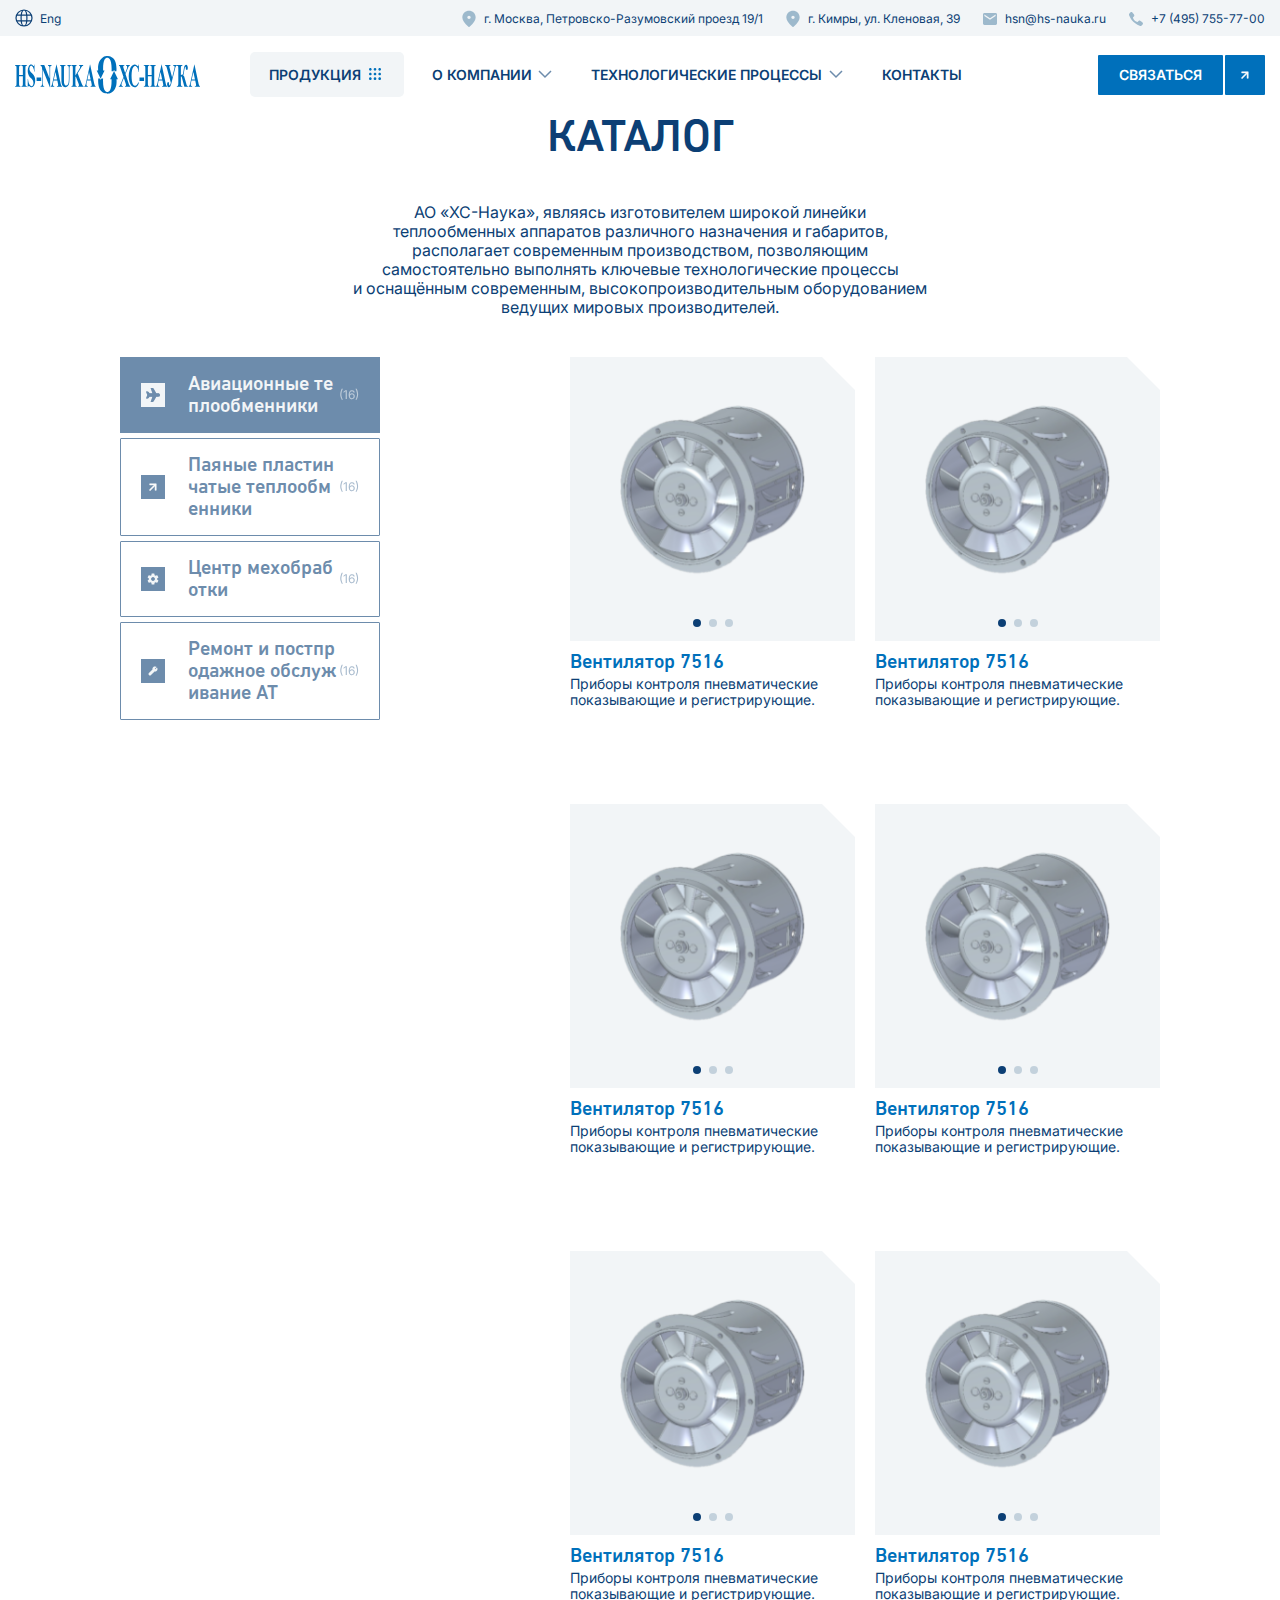
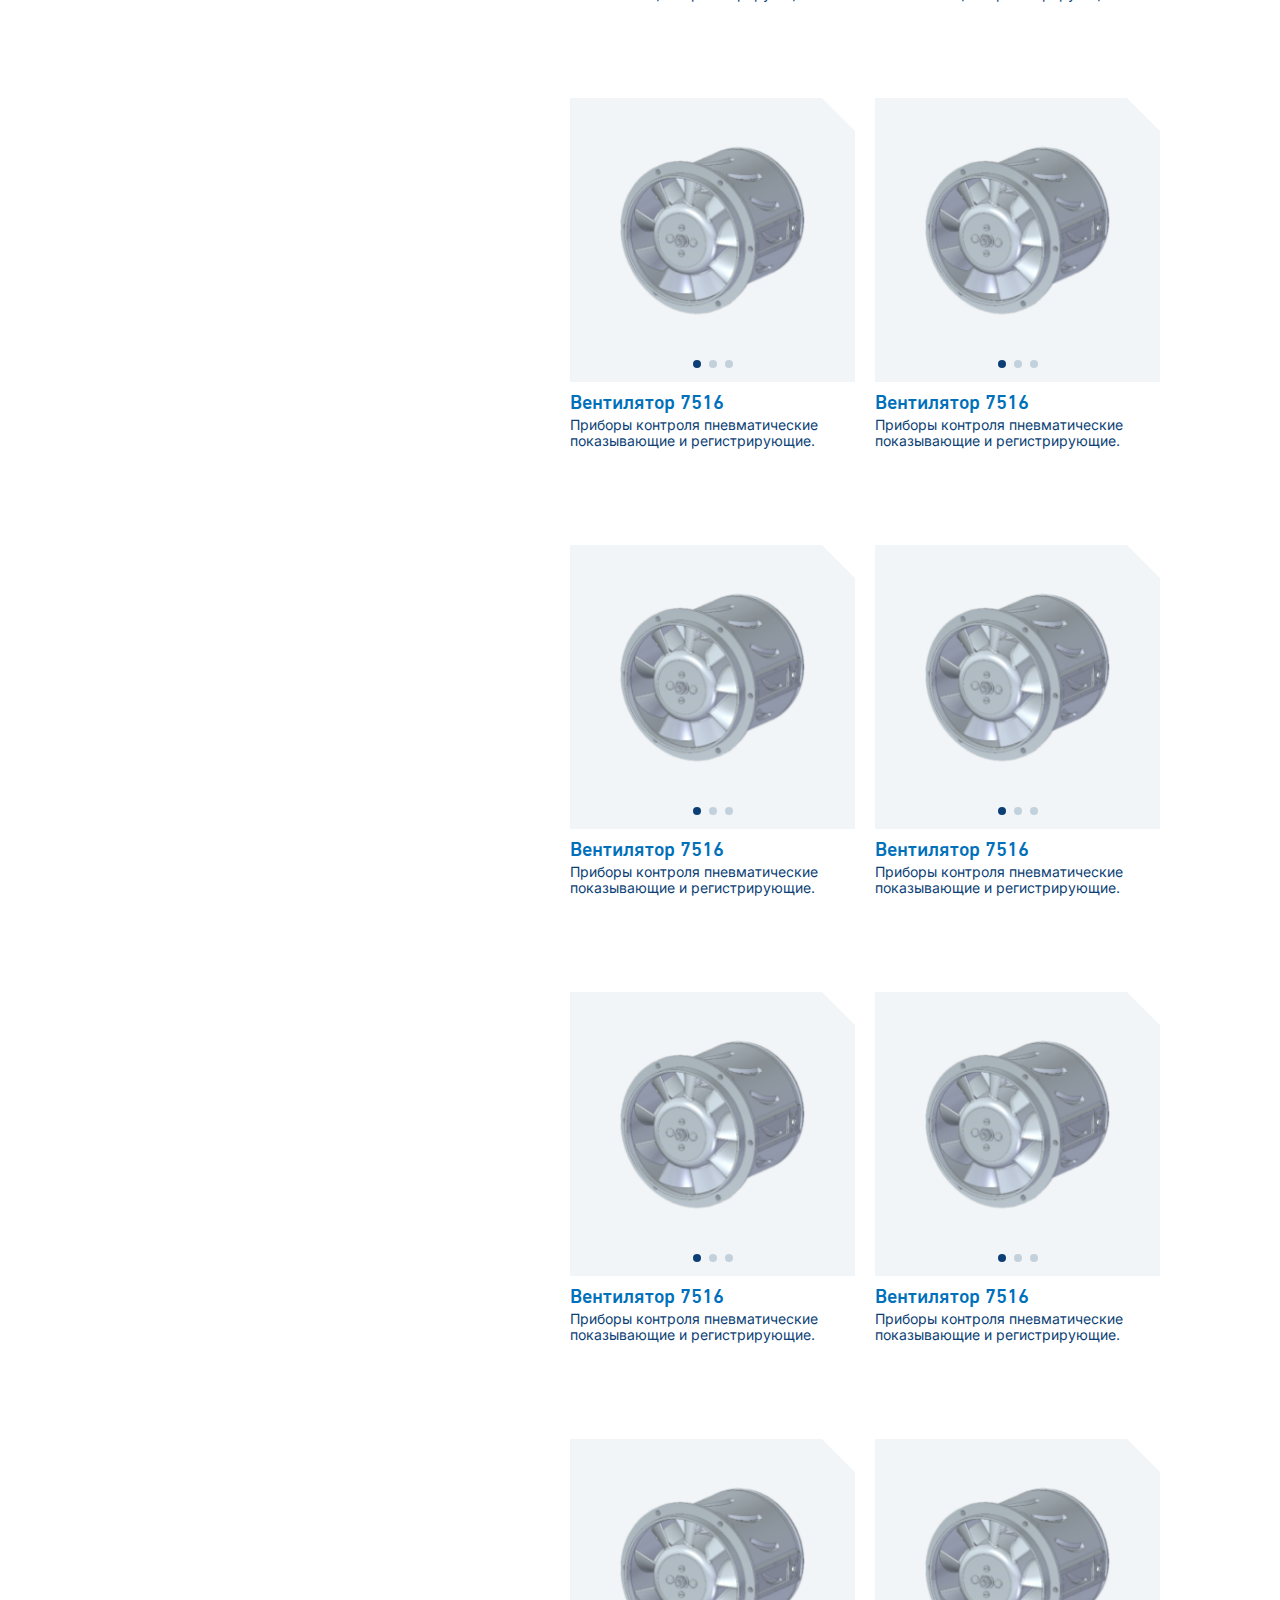
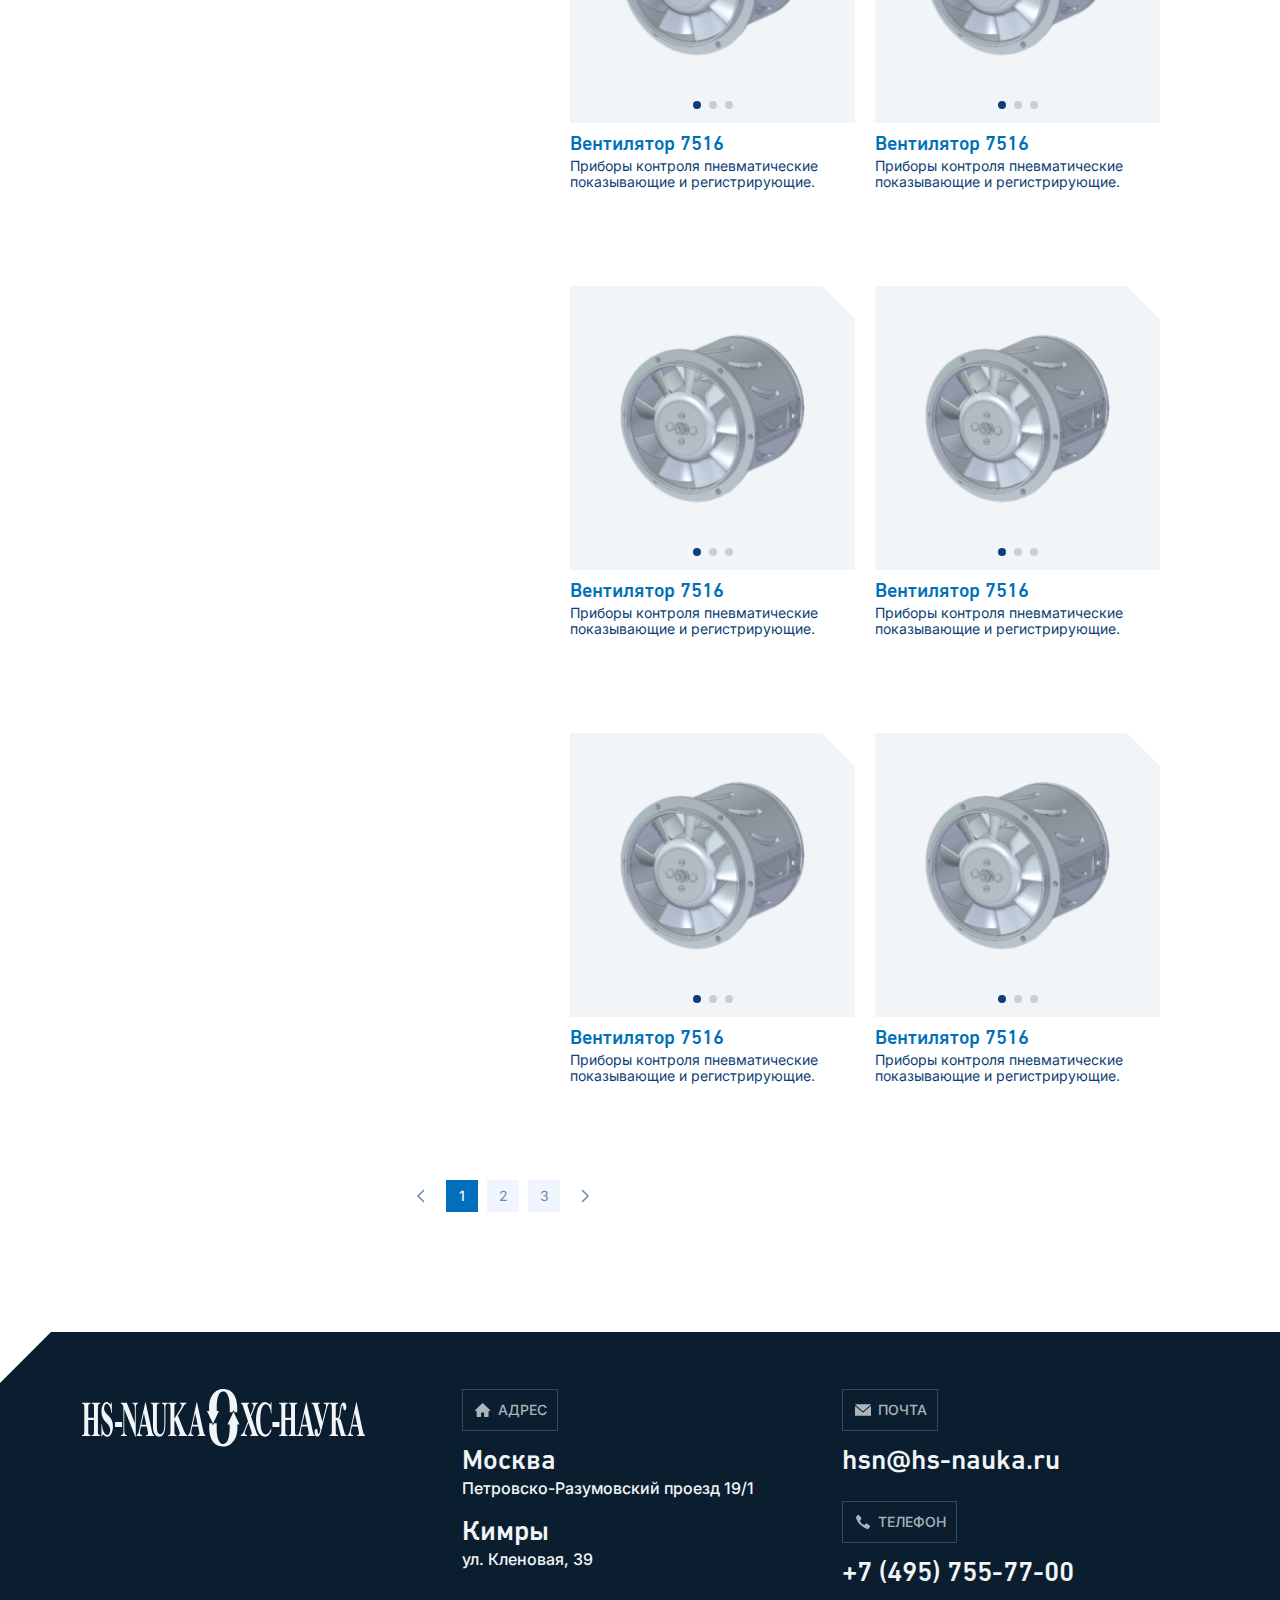
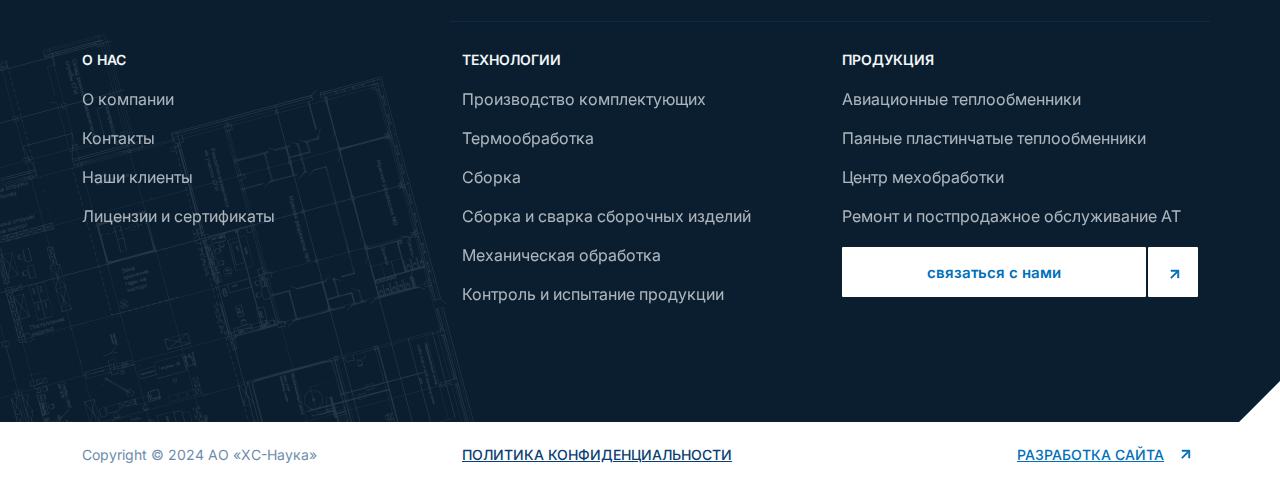
<file: catalog.html>
<!DOCTYPE html>
<html lang="en">
<head>
  <meta charset="UTF-8">
  <meta name="viewport" content="width=device-width, initial-scale=1" />
  <title>Title</title>
  <link rel="stylesheet"  href="css/swiper-bundle.min.css">
  <link rel="preconnect" href="https://fonts.googleapis.com">
  <link rel="preconnect" href="https://fonts.gstatic.com" crossorigin>
  <link href="https://fonts.googleapis.com/css2?family=Inter:ital,opsz,wght@0,14..32,100..900;1,14..32,100..900&family=Montserrat:ital,wght@0,100..900;1,100..900&display=swap" rel="stylesheet">
  <link rel="stylesheet" href="css/bootstrap.min.css">
  <link rel="stylesheet" href="css/fancybox.css">
  <link rel="stylesheet" href="css/main.css">
  <link rel="stylesheet" href="css/media.css">
</head>
<body class="catalog-page">
<header>
  <div class="top-bar">
    <div class="container-fluid d-flex justify-content-between align-items-center h-100">
      <div class="lang">
        <a href="#" class="text-decoration-none">
          <div class="lang-selected blue position-relative d-flex align-items-center">Eng</div>
        </a>
      </div>
      <div class="addresses d-flex">
        <div>
          <a href="#" class="blue text-decoration-none address-icon position-relative d-flex align-items-center">г. Москва, Петровско-Разумовский проезд 19/1</a>
        </div>
        <div>
          <a href="#"  class="blue text-decoration-none address-icon position-relative d-flex align-items-center">г. Кимры, ул. Кленовая, 39</a>
        </div>
        <div><a href="mailto:hsn@hs-nauka.ru" class="blue text-decoration-none mail-icon position-relative d-flex align-items-center">hsn@hs-nauka.ru</a></div>
        <div><a href="tel:+7 (495) 755-77-00"  class="blue text-decoration-none phone-icon position-relative d-flex align-items-center">+7 (495) 755-77-00</a></div>
      </div>
    </div>
  </div>
  <nav class="navbar navbar-expand-lg bg-body-tertiary justify-content-between">
    <div class="container-fluid ">
      <a class="navbar-brand" href="#"><img src="images/logo.svg" alt=""></a>
      <button class="navbar-toggler" type="button" data-bs-toggle="collapse" data-bs-target="#navbarSupportedContent" aria-controls="navbarSupportedContent" aria-expanded="false" aria-label="Toggle navigation">
        меню <span class="navbar-toggler-icon"></span>
      </button>
      <div class="collapse navbar-collapse" id="navbarSupportedContent">
        <div class="navbar-close  justify-content-end">
          <svg width="20" height="20" viewBox="0 0 20 20" fill="none" xmlns="http://www.w3.org/2000/svg">
            <path d="M16 4L4 16M4 4L16 16" stroke="#FCFCFC" stroke-width="2" stroke-linecap="round" stroke-linejoin="round"/>
          </svg>

        </div>
        <ul class="navbar-nav me-auto mb-2 mb-lg-0 align-items-center">
          <li class="nav-item dropdown">
            <a class="nav-link active dropdown-toggle d-flex production" href="#" role="button" data-bs-toggle="dropdown" aria-expanded="false">
              продукция
            </a>
            <ul class="dropdown-menu">
              <li><a class="dropdown-item" href="#">авиационные теплообменники</a></li>
              <li><a class="dropdown-item" href="#">ППТО</a></li>
              <li><a class="dropdown-item" href="#">Центр мехобработки</a></li>
              <li><a class="dropdown-item" href="#">Ремонт и постпродажное <br>обслуживание АТ</a></li>
            </ul>
          </li>
          <li class="nav-item dropdown">
            <a class="nav-link dropdown-toggle d-flex" href="#" role="button" data-bs-toggle="dropdown" aria-expanded="false">
              о компании
            </a>
            <ul class="dropdown-menu">
              <li><a class="dropdown-item" href="#">миссия</a></li>
              <li><a class="dropdown-item" href="#">история (планы и цели)</a></li>
              <li><a class="dropdown-item" href="#">лицензии и сертификаты. Сертификация Минпромторга, ФАП-285, бывшие (AS, Nadcap), ОТ и ООС</a></li>
              <li><a class="dropdown-item" href="#">Наши клиенты</a></li>
              <li><a class="dropdown-item" href="#">Отзывы</a></li>
            </ul>
          </li>
          <li class="nav-item dropdown">
            <a class="nav-link dropdown-toggle d-flex" href="#" role="button" data-bs-toggle="dropdown" aria-expanded="false">
              Технологические процессы
            </a>
            <ul class="dropdown-menu">
              <li><a class="dropdown-item" href="#">Слесарно сварочная работы</a></li>
              <li><a class="dropdown-item" href="#">Термообработка</a></li>
              <li><a class="dropdown-item" href="#">Электро-эрозионная резка</a></li>
              <li><a class="dropdown-item" href="#">Участок испытаний</a></li>
              <li><a class="dropdown-item" href="#">Вакуумная пайка</a></li>
              <li><a class="dropdown-item" href="#">Мехобработка</a></li>
            </ul>
          </li>
          <li class="nav-item">
            <a class="nav-link " >Контакты</a>
          </li>
        </ul>

      </div>
      <div class="lang d-none">
        <div class="lang-selected blue position-relative d-flex align-items-center">Eng</div>
      </div>
      <div class="contact-us">
        <a class="btn btn-primary btn-blue" data-bs-toggle="modal" href="#contactModal" role="button">связаться <span class="btn-arrow"></span></a>
      </div>
    </div>
  </nav>
</header>
<main>
  <section class="catalog">
    <div class="container">
      <div class="row">
        <div class="col-12">
          <h1 class="section-title text-center blue">Каталог</h1>
          <p class="blue section-subtitle text-center m-auto">АО «ХС-Наука», являясь изготовителем широкой линейки теплообменных аппаратов различного назначения и габаритов, располагает современным производством, позволяющим самостоятельно выполнять ключевые технологические процессы и оснащённым современным, высокопроизводительным оборудованием ведущих мировых производителей.</p>
        </div>
      </div>
      <div class="row justify-content-between catalog-block">
        <div class="col-3 catalog-aside">
          <ul class="product-type ">
            <li class="active">
              <a href=''>
              <span class="aside-icon">
                <svg width="14" height="14" viewBox="0 0 14 14" fill="none" xmlns="http://www.w3.org/2000/svg">
                    <mask id="path-1-inside-1_1123_3974" fill="white">
                    <path d="M6.29782 13.9998H4.65577L6.42979 8.74976H3.48789L2.85431 9.71401C2.69497 9.95574 2.47797 10.1541 2.22284 10.2913C1.9677 10.4284 1.68244 10.5001 1.3927 10.4998H0.00934308L1.29402 6.99976L0 3.49976H1.3857C1.67494 3.49937 1.95975 3.57076 2.21456 3.70749C2.46936 3.84423 2.68618 4.04205 2.84555 4.28317L3.48789 5.24976H6.43154L4.65577 -0.000244111H6.29782C6.61254 -0.000302302 6.92147 0.0843363 7.19212 0.244775C7.46278 0.405214 7.68517 0.635527 7.83593 0.911506L10.2546 5.24976H12.1845C12.6069 5.24445 13.0176 5.3876 13.345 5.65418C13.6724 5.92076 13.8956 6.2938 13.9755 6.70809C14.018 6.95912 14.0051 7.21639 13.9378 7.46194C13.8705 7.70749 13.7504 7.93542 13.5858 8.12981C13.4212 8.32421 13.2162 8.48039 12.9849 8.58746C12.7537 8.69454 12.5019 8.74992 12.247 8.74976H10.2546L7.83359 13.0921C7.68249 13.367 7.46023 13.5962 7.19006 13.7559C6.91989 13.9156 6.61173 13.9998 6.29782 13.9998Z"/>
                    </mask>
                    <path d="M6.29782 13.9998H4.65577L6.42979 8.74976H3.48789L2.85431 9.71401C2.69497 9.95574 2.47797 10.1541 2.22284 10.2913C1.9677 10.4284 1.68244 10.5001 1.3927 10.4998H0.00934308L1.29402 6.99976L0 3.49976H1.3857C1.67494 3.49937 1.95975 3.57076 2.21456 3.70749C2.46936 3.84423 2.68618 4.04205 2.84555 4.28317L3.48789 5.24976H6.43154L4.65577 -0.000244111H6.29782C6.61254 -0.000302302 6.92147 0.0843363 7.19212 0.244775C7.46278 0.405214 7.68517 0.635527 7.83593 0.911506L10.2546 5.24976H12.1845C12.6069 5.24445 13.0176 5.3876 13.345 5.65418C13.6724 5.92076 13.8956 6.2938 13.9755 6.70809C14.018 6.95912 14.0051 7.21639 13.9378 7.46194C13.8705 7.70749 13.7504 7.93542 13.5858 8.12981C13.4212 8.32421 13.2162 8.48039 12.9849 8.58746C12.7537 8.69454 12.5019 8.74992 12.247 8.74976H10.2546L7.83359 13.0921C7.68249 13.367 7.46023 13.5962 7.19006 13.7559C6.91989 13.9156 6.61173 13.9998 6.29782 13.9998Z" fill="#373737"/>
                    <path d="M6.29782 13.9998L6.30057 -7.33358H6.29782V13.9998ZM4.65577 13.9998L-15.5549 7.17041L-25.0713 35.3331H4.65577V13.9998ZM6.42979 8.74976L26.6405 15.5791L36.1569 -12.5836H6.42979V8.74976ZM3.48789 8.74976V-12.5836H-8.02112L-14.3411 -2.96511L3.48789 8.74976ZM2.85431 9.71401L20.6662 21.4548L20.6748 21.4418L20.6833 21.4289L2.85431 9.71401ZM1.3927 10.4998L1.41586 -10.8336L1.40428 -10.8336H1.3927V10.4998ZM0.00934308 10.4998L-20.0175 3.1489L-30.5461 31.8331H0.00934308V10.4998ZM1.29402 6.99976L21.3209 14.3506L24.0288 6.97304L21.3036 -0.398157L1.29402 6.99976ZM0 3.49976V-17.8336H-30.632L-20.0095 10.8977L0 3.49976ZM1.3857 3.49976V24.8331H1.39982L1.41395 24.8331L1.3857 3.49976ZM2.84555 4.28317L-14.9518 16.0461L-14.937 16.0684L-14.9222 16.0906L2.84555 4.28317ZM3.48789 5.24976L-14.2799 17.0572L-7.94956 26.5831H3.48789V5.24976ZM6.43154 5.24976V26.5831H36.168L26.6402 -1.58565L6.43154 5.24976ZM4.65577 -0.000244111V-21.3336H-25.0807L-15.5528 6.83516L4.65577 -0.000244111ZM6.29782 -0.000244111V21.3331H6.30177L6.29782 -0.000244111ZM7.83593 0.911506L-10.8863 11.1384L-10.8421 11.2194L-10.7972 11.2999L7.83593 0.911506ZM10.2546 5.24976L-8.37846 15.6382L-2.27639 26.5831H10.2546V5.24976ZM12.1845 5.24976V26.5831H12.3184L12.4523 26.5814L12.1845 5.24976ZM13.9755 6.70809L35.0098 3.14892L34.9689 2.90692L34.9224 2.66593L13.9755 6.70809ZM12.247 8.74976L12.261 -12.5836H12.247V8.74976ZM10.2546 8.74976V-12.5836H-2.27624L-8.37835 -1.63887L10.2546 8.74976ZM7.83359 13.0921L-10.7994 2.70346L-10.8305 2.75934L-10.8614 2.81541L7.83359 13.0921ZM6.29782 -7.33358H4.65577V35.3331H6.29782V-7.33358ZM24.8664 20.8291L26.6405 15.5791L-13.7809 1.92041L-15.5549 7.17041L24.8664 20.8291ZM6.42979 -12.5836H3.48789V30.0831H6.42979V-12.5836ZM-14.3411 -2.96511L-14.9747 -2.00086L20.6833 21.4289L21.3169 20.4646L-14.3411 -2.96511ZM-14.9576 -2.02679C-13.1698 -4.73912 -10.7366 -6.96252 -7.87863 -8.49893L12.3243 29.0815C15.6925 27.2707 18.5597 24.6506 20.6662 21.4548L-14.9576 -2.02679ZM-7.87863 -8.49893C-5.02082 -10.0353 -1.82695 -10.8371 1.41586 -10.8336L1.36955 31.8331C5.19183 31.8372 8.95623 30.8921 12.3243 29.0815L-7.87863 -8.49893ZM1.3927 -10.8336H0.00934308V31.8331H1.3927V-10.8336ZM20.0362 17.8506L21.3209 14.3506L-18.7329 -0.351104L-20.0175 3.1489L20.0362 17.8506ZM21.3036 -0.398157L20.0095 -3.89816L-20.0095 10.8977L-18.7155 14.3977L21.3036 -0.398157ZM0 24.8331H1.3857V-17.8336H0V24.8331ZM1.41395 24.8331C-1.82573 24.8374 -5.01681 24.0379 -7.87301 22.5052L12.3021 -15.0902C8.93632 -16.8964 5.17561 -17.8386 1.35744 -17.8336L1.41395 24.8331ZM-7.87301 22.5052C-10.7293 20.9723 -13.1623 18.7536 -14.9518 16.0461L20.6429 -7.47973C18.5347 -10.6695 15.6681 -13.2839 12.3021 -15.0902L-7.87301 22.5052ZM-14.9222 16.0906L-14.2799 17.0572L21.2557 -6.55772L20.6133 -7.5243L-14.9222 16.0906ZM3.48789 26.5831H6.43154V-16.0836H3.48789V26.5831ZM26.6402 -1.58565L24.8644 -6.83565L-15.5528 6.83516L-13.7771 12.0852L26.6402 -1.58565ZM4.65577 21.3331H6.29782V-21.3336H4.65577V21.3331ZM6.30177 21.3331C2.7883 21.3337 -0.661814 20.3889 -3.68614 18.5962L18.0704 -18.1066C14.5047 -20.2203 10.4368 -21.3343 6.29388 -21.3336L6.30177 21.3331ZM-3.68614 18.5962C-6.71063 16.8034 -9.19866 14.2279 -10.8863 11.1384L26.5582 -9.31538C24.569 -12.9569 21.6362 -15.9929 18.0704 -18.1066L-3.68614 18.5962ZM-10.7972 11.2999L-8.37846 15.6382L28.8877 -5.13868L26.469 -9.47693L-10.7972 11.2999ZM10.2546 26.5831H12.1845V-16.0836H10.2546V26.5831ZM12.4523 26.5814C7.87789 26.6388 3.42582 25.0885 -0.12535 22.1969L26.8154 -10.8885C22.6094 -14.3133 17.3358 -16.1499 11.9168 -16.0819L12.4523 26.5814ZM-0.12535 22.1969C-3.67703 19.3048 -6.10228 15.2541 -6.97139 10.7502L34.9224 2.66593C33.8934 -2.66646 31.0218 -7.4633 26.8154 -10.8885L-0.12535 22.1969ZM-7.05884 10.2673C-7.53471 7.45495 -7.39053 4.57276 -6.63657 1.82222L34.5122 13.1017C35.4007 9.86001 35.5707 6.46329 35.0098 3.14892L-7.05884 10.2673ZM-6.63657 1.82222C-5.88263 -0.928232 -4.53744 -3.47966 -2.69623 -5.6545L29.8678 21.9141C32.0382 19.3505 33.6236 16.3432 34.5122 13.1017L-6.63657 1.82222ZM-2.69623 -5.6545C-0.855097 -7.82924 1.43746 -9.57486 4.02053 -10.771L21.9493 27.9459C24.9949 26.5356 27.6975 24.4777 29.8678 21.9141L-2.69623 -5.6545ZM4.02053 -10.771C6.60353 -11.9671 9.41566 -12.5854 12.261 -12.5836L12.2331 30.0831C15.5881 30.0853 18.9039 29.3562 21.9493 27.9459L4.02053 -10.771ZM12.247 -12.5836H10.2546V30.0831H12.247V-12.5836ZM-8.37835 -1.63887L-10.7994 2.70346L26.4666 23.4807L28.8876 19.1384L-8.37835 -1.63887ZM-10.8614 2.81541C-9.16986 -0.261704 -6.68336 -2.82535 -3.66431 -4.60966L18.0444 32.1215C21.6038 30.0178 24.5348 26.9956 26.5285 23.3688L-10.8614 2.81541ZM-3.66431 -4.60966C-0.645415 -6.39388 2.79613 -7.33403 6.30057 -7.33358L6.29507 35.3331C10.4273 35.3336 14.4852 34.225 18.0444 32.1215L-3.66431 -4.60966Z" fill="#6D8CAC" mask="url(#path-1-inside-1_1123_3974)"/>
                </svg>
              </span>
              <p>Авиационные теплообменники</p>
              <span class="aside-count">
                (16)
              </span>
              <span class="aside-dropdown d-none">
                <svg width="14" height="9" viewBox="0 0 14 9" fill="none" xmlns="http://www.w3.org/2000/svg">
<path d="M13 1L7 7L1 0.999999" stroke="#F2F5F7" stroke-width="1.5"/>
</svg>
              </span>
              </a>
            </li>
            <li class="d-none">
              <a href=''>
              <span class="aside-icon">
                <svg width="14" height="14" viewBox="0 0 14 14" fill="none" xmlns="http://www.w3.org/2000/svg">
                    <mask id="path-1-inside-1_1123_3974" fill="white">
                    <path d="M6.29782 13.9998H4.65577L6.42979 8.74976H3.48789L2.85431 9.71401C2.69497 9.95574 2.47797 10.1541 2.22284 10.2913C1.9677 10.4284 1.68244 10.5001 1.3927 10.4998H0.00934308L1.29402 6.99976L0 3.49976H1.3857C1.67494 3.49937 1.95975 3.57076 2.21456 3.70749C2.46936 3.84423 2.68618 4.04205 2.84555 4.28317L3.48789 5.24976H6.43154L4.65577 -0.000244111H6.29782C6.61254 -0.000302302 6.92147 0.0843363 7.19212 0.244775C7.46278 0.405214 7.68517 0.635527 7.83593 0.911506L10.2546 5.24976H12.1845C12.6069 5.24445 13.0176 5.3876 13.345 5.65418C13.6724 5.92076 13.8956 6.2938 13.9755 6.70809C14.018 6.95912 14.0051 7.21639 13.9378 7.46194C13.8705 7.70749 13.7504 7.93542 13.5858 8.12981C13.4212 8.32421 13.2162 8.48039 12.9849 8.58746C12.7537 8.69454 12.5019 8.74992 12.247 8.74976H10.2546L7.83359 13.0921C7.68249 13.367 7.46023 13.5962 7.19006 13.7559C6.91989 13.9156 6.61173 13.9998 6.29782 13.9998Z"/>
                    </mask>
                    <path d="M6.29782 13.9998H4.65577L6.42979 8.74976H3.48789L2.85431 9.71401C2.69497 9.95574 2.47797 10.1541 2.22284 10.2913C1.9677 10.4284 1.68244 10.5001 1.3927 10.4998H0.00934308L1.29402 6.99976L0 3.49976H1.3857C1.67494 3.49937 1.95975 3.57076 2.21456 3.70749C2.46936 3.84423 2.68618 4.04205 2.84555 4.28317L3.48789 5.24976H6.43154L4.65577 -0.000244111H6.29782C6.61254 -0.000302302 6.92147 0.0843363 7.19212 0.244775C7.46278 0.405214 7.68517 0.635527 7.83593 0.911506L10.2546 5.24976H12.1845C12.6069 5.24445 13.0176 5.3876 13.345 5.65418C13.6724 5.92076 13.8956 6.2938 13.9755 6.70809C14.018 6.95912 14.0051 7.21639 13.9378 7.46194C13.8705 7.70749 13.7504 7.93542 13.5858 8.12981C13.4212 8.32421 13.2162 8.48039 12.9849 8.58746C12.7537 8.69454 12.5019 8.74992 12.247 8.74976H10.2546L7.83359 13.0921C7.68249 13.367 7.46023 13.5962 7.19006 13.7559C6.91989 13.9156 6.61173 13.9998 6.29782 13.9998Z" fill="#373737"/>
                    <path d="M6.29782 13.9998L6.30057 -7.33358H6.29782V13.9998ZM4.65577 13.9998L-15.5549 7.17041L-25.0713 35.3331H4.65577V13.9998ZM6.42979 8.74976L26.6405 15.5791L36.1569 -12.5836H6.42979V8.74976ZM3.48789 8.74976V-12.5836H-8.02112L-14.3411 -2.96511L3.48789 8.74976ZM2.85431 9.71401L20.6662 21.4548L20.6748 21.4418L20.6833 21.4289L2.85431 9.71401ZM1.3927 10.4998L1.41586 -10.8336L1.40428 -10.8336H1.3927V10.4998ZM0.00934308 10.4998L-20.0175 3.1489L-30.5461 31.8331H0.00934308V10.4998ZM1.29402 6.99976L21.3209 14.3506L24.0288 6.97304L21.3036 -0.398157L1.29402 6.99976ZM0 3.49976V-17.8336H-30.632L-20.0095 10.8977L0 3.49976ZM1.3857 3.49976V24.8331H1.39982L1.41395 24.8331L1.3857 3.49976ZM2.84555 4.28317L-14.9518 16.0461L-14.937 16.0684L-14.9222 16.0906L2.84555 4.28317ZM3.48789 5.24976L-14.2799 17.0572L-7.94956 26.5831H3.48789V5.24976ZM6.43154 5.24976V26.5831H36.168L26.6402 -1.58565L6.43154 5.24976ZM4.65577 -0.000244111V-21.3336H-25.0807L-15.5528 6.83516L4.65577 -0.000244111ZM6.29782 -0.000244111V21.3331H6.30177L6.29782 -0.000244111ZM7.83593 0.911506L-10.8863 11.1384L-10.8421 11.2194L-10.7972 11.2999L7.83593 0.911506ZM10.2546 5.24976L-8.37846 15.6382L-2.27639 26.5831H10.2546V5.24976ZM12.1845 5.24976V26.5831H12.3184L12.4523 26.5814L12.1845 5.24976ZM13.9755 6.70809L35.0098 3.14892L34.9689 2.90692L34.9224 2.66593L13.9755 6.70809ZM12.247 8.74976L12.261 -12.5836H12.247V8.74976ZM10.2546 8.74976V-12.5836H-2.27624L-8.37835 -1.63887L10.2546 8.74976ZM7.83359 13.0921L-10.7994 2.70346L-10.8305 2.75934L-10.8614 2.81541L7.83359 13.0921ZM6.29782 -7.33358H4.65577V35.3331H6.29782V-7.33358ZM24.8664 20.8291L26.6405 15.5791L-13.7809 1.92041L-15.5549 7.17041L24.8664 20.8291ZM6.42979 -12.5836H3.48789V30.0831H6.42979V-12.5836ZM-14.3411 -2.96511L-14.9747 -2.00086L20.6833 21.4289L21.3169 20.4646L-14.3411 -2.96511ZM-14.9576 -2.02679C-13.1698 -4.73912 -10.7366 -6.96252 -7.87863 -8.49893L12.3243 29.0815C15.6925 27.2707 18.5597 24.6506 20.6662 21.4548L-14.9576 -2.02679ZM-7.87863 -8.49893C-5.02082 -10.0353 -1.82695 -10.8371 1.41586 -10.8336L1.36955 31.8331C5.19183 31.8372 8.95623 30.8921 12.3243 29.0815L-7.87863 -8.49893ZM1.3927 -10.8336H0.00934308V31.8331H1.3927V-10.8336ZM20.0362 17.8506L21.3209 14.3506L-18.7329 -0.351104L-20.0175 3.1489L20.0362 17.8506ZM21.3036 -0.398157L20.0095 -3.89816L-20.0095 10.8977L-18.7155 14.3977L21.3036 -0.398157ZM0 24.8331H1.3857V-17.8336H0V24.8331ZM1.41395 24.8331C-1.82573 24.8374 -5.01681 24.0379 -7.87301 22.5052L12.3021 -15.0902C8.93632 -16.8964 5.17561 -17.8386 1.35744 -17.8336L1.41395 24.8331ZM-7.87301 22.5052C-10.7293 20.9723 -13.1623 18.7536 -14.9518 16.0461L20.6429 -7.47973C18.5347 -10.6695 15.6681 -13.2839 12.3021 -15.0902L-7.87301 22.5052ZM-14.9222 16.0906L-14.2799 17.0572L21.2557 -6.55772L20.6133 -7.5243L-14.9222 16.0906ZM3.48789 26.5831H6.43154V-16.0836H3.48789V26.5831ZM26.6402 -1.58565L24.8644 -6.83565L-15.5528 6.83516L-13.7771 12.0852L26.6402 -1.58565ZM4.65577 21.3331H6.29782V-21.3336H4.65577V21.3331ZM6.30177 21.3331C2.7883 21.3337 -0.661814 20.3889 -3.68614 18.5962L18.0704 -18.1066C14.5047 -20.2203 10.4368 -21.3343 6.29388 -21.3336L6.30177 21.3331ZM-3.68614 18.5962C-6.71063 16.8034 -9.19866 14.2279 -10.8863 11.1384L26.5582 -9.31538C24.569 -12.9569 21.6362 -15.9929 18.0704 -18.1066L-3.68614 18.5962ZM-10.7972 11.2999L-8.37846 15.6382L28.8877 -5.13868L26.469 -9.47693L-10.7972 11.2999ZM10.2546 26.5831H12.1845V-16.0836H10.2546V26.5831ZM12.4523 26.5814C7.87789 26.6388 3.42582 25.0885 -0.12535 22.1969L26.8154 -10.8885C22.6094 -14.3133 17.3358 -16.1499 11.9168 -16.0819L12.4523 26.5814ZM-0.12535 22.1969C-3.67703 19.3048 -6.10228 15.2541 -6.97139 10.7502L34.9224 2.66593C33.8934 -2.66646 31.0218 -7.4633 26.8154 -10.8885L-0.12535 22.1969ZM-7.05884 10.2673C-7.53471 7.45495 -7.39053 4.57276 -6.63657 1.82222L34.5122 13.1017C35.4007 9.86001 35.5707 6.46329 35.0098 3.14892L-7.05884 10.2673ZM-6.63657 1.82222C-5.88263 -0.928232 -4.53744 -3.47966 -2.69623 -5.6545L29.8678 21.9141C32.0382 19.3505 33.6236 16.3432 34.5122 13.1017L-6.63657 1.82222ZM-2.69623 -5.6545C-0.855097 -7.82924 1.43746 -9.57486 4.02053 -10.771L21.9493 27.9459C24.9949 26.5356 27.6975 24.4777 29.8678 21.9141L-2.69623 -5.6545ZM4.02053 -10.771C6.60353 -11.9671 9.41566 -12.5854 12.261 -12.5836L12.2331 30.0831C15.5881 30.0853 18.9039 29.3562 21.9493 27.9459L4.02053 -10.771ZM12.247 -12.5836H10.2546V30.0831H12.247V-12.5836ZM-8.37835 -1.63887L-10.7994 2.70346L26.4666 23.4807L28.8876 19.1384L-8.37835 -1.63887ZM-10.8614 2.81541C-9.16986 -0.261704 -6.68336 -2.82535 -3.66431 -4.60966L18.0444 32.1215C21.6038 30.0178 24.5348 26.9956 26.5285 23.3688L-10.8614 2.81541ZM-3.66431 -4.60966C-0.645415 -6.39388 2.79613 -7.33403 6.30057 -7.33358L6.29507 35.3331C10.4273 35.3336 14.4852 34.225 18.0444 32.1215L-3.66431 -4.60966Z" fill="#6D8CAC" mask="url(#path-1-inside-1_1123_3974)"/>
                </svg>
              </span>
              <p>Авиационные теплообменники</p>
              <span class="aside-count">
                (16)
              </span>
              </a>
            </li>
            <li class="">
              <a href=''>
              <span class="aside-icon">
               <svg width="20" height="20" viewBox="0 0 20 20" fill="none" xmlns="http://www.w3.org/2000/svg">
<path d="M7.11266 13.7125L6.2877 12.8875L11.2374 7.93779L6.70018 7.93779V6.76634H13.2338V13.3L12.0624 13.3L12.0624 8.76274L7.11266 13.7125Z" fill="#FCFCFC" stroke="#FCFCFC" stroke-width="0.5"/>
</svg>

              </span>
              <p>Паяные пластинчатые теплообменники</p>
              <span class="aside-count">
                (16)
              </span>
              </a>
            </li>
            <li class="">
              <a href=''>
              <span class="aside-icon">
                <svg width="12" height="12" viewBox="0 0 12 12" fill="none" xmlns="http://www.w3.org/2000/svg">
                <path d="M6.00088 7.88992C5.48556 7.88992 4.99134 7.69079 4.62695 7.33635C4.26256 6.9819 4.05785 6.50117 4.05785 5.9999C4.05785 5.49864 4.26256 5.01791 4.62695 4.66346C4.99134 4.30901 5.48556 4.10989 6.00088 4.10989C6.51621 4.10989 7.01043 4.30901 7.37482 4.66346C7.73921 5.01791 7.94392 5.49864 7.94392 5.9999C7.94392 6.50117 7.73921 6.9819 7.37482 7.33635C7.01043 7.69079 6.51621 7.88992 6.00088 7.88992ZM10.1257 6.52371C10.1479 6.35091 10.1645 6.1781 10.1645 5.9999C10.1645 5.8217 10.1479 5.6435 10.1257 5.4599L11.2971 4.57969C11.4025 4.49869 11.4303 4.35289 11.3637 4.23409L10.2534 2.36567C10.1867 2.24687 10.0368 2.19827 9.91472 2.24687L8.53238 2.78687C8.2437 2.57627 7.94392 2.39267 7.59417 2.25767L7.38877 0.826657C7.37749 0.763053 7.34343 0.705386 7.29262 0.663873C7.24182 0.62236 7.17754 0.599681 7.11119 0.599855H4.89058C4.75179 0.599855 4.63521 0.697055 4.613 0.826657L4.40759 2.25767C4.05785 2.39267 3.75806 2.57627 3.46938 2.78687L2.08705 2.24687C1.96492 2.19827 1.81502 2.24687 1.74841 2.36567L0.638099 4.23409C0.565929 4.35289 0.599238 4.49869 0.704718 4.57969L1.87609 5.4599C1.85389 5.6435 1.83723 5.8217 1.83723 5.9999C1.83723 6.1781 1.85389 6.35091 1.87609 6.52371L0.704718 7.42011C0.599238 7.50112 0.565929 7.64692 0.638099 7.76572L1.74841 9.63413C1.81502 9.75294 1.96492 9.79614 2.08705 9.75294L3.46938 9.20753C3.75806 9.42353 4.05785 9.60713 4.40759 9.74214L4.613 11.1731C4.63521 11.3027 4.75179 11.4 4.89058 11.4H7.11119C7.24998 11.4 7.36656 11.3027 7.38877 11.1731L7.59417 9.74214C7.94392 9.60173 8.2437 9.42353 8.53238 9.20753L9.91472 9.75294C10.0368 9.79614 10.1867 9.75294 10.2534 9.63413L11.3637 7.76572C11.4303 7.64692 11.4025 7.50112 11.2971 7.42011L10.1257 6.52371Z" fill="#F2F5F7"/>
                </svg>
              </span>
             <p>Центр мехобработки</p>
              <span class="aside-count">
                (16)
              </span>
              </a>
            </li>
            <li class="">
              <a href=''>
              <span class="aside-icon">
               <svg width="10" height="10" viewBox="0 0 10 10" fill="none" xmlns="http://www.w3.org/2000/svg">
                <path d="M9.18807 1.84449C9.12654 1.72438 9.05769 1.5984 8.98152 1.46656L7.25006 3.19802L6.80181 2.74978L8.53327 1.01832C8.39851 0.936283 8.27253 0.86597 8.15534 0.807376C8.03815 0.748782 7.91657 0.694582 7.79059 0.644777C7.66461 0.594972 7.53571 0.55835 7.40387 0.534912C7.27203 0.511475 7.12701 0.499756 6.96881 0.499756C6.73443 0.502686 6.51031 0.533448 6.29644 0.592042C6.08257 0.650636 5.88188 0.735598 5.69438 0.846927C5.50688 0.958256 5.33549 1.09009 5.18022 1.24244C5.02494 1.39478 4.89164 1.56617 4.78031 1.7566C4.66898 1.94703 4.58402 2.14918 4.52543 2.36305C4.46683 2.57692 4.43754 2.79958 4.43754 3.03103C4.43754 3.10134 4.44046 3.17019 4.44632 3.23757C4.45218 3.30496 4.46097 3.37234 4.47269 3.43972L0.930668 6.98175C0.790042 7.1253 0.683107 7.28644 0.609864 7.46515C0.536621 7.64386 0.5 7.83136 0.5 8.02766C0.5 8.22981 0.539551 8.42024 0.618653 8.59895C0.697756 8.77766 0.803225 8.9344 0.935062 9.06917C1.0669 9.20394 1.22217 9.30941 1.40089 9.38558C1.5796 9.46175 1.77003 9.49984 1.97218 9.49984C2.1714 9.49984 2.36037 9.46321 2.53908 9.38997C2.71779 9.31673 2.87746 9.20979 3.01809 9.06917L6.56011 5.52714C6.63043 5.53886 6.69927 5.54765 6.76666 5.55351C6.83404 5.55937 6.90142 5.5623 6.96881 5.5623C7.20319 5.55937 7.42731 5.52861 7.64118 5.47002C7.85505 5.41142 8.05573 5.32646 8.24323 5.21513C8.43074 5.1038 8.60212 4.97196 8.7574 4.81962C8.91267 4.66727 9.04597 4.49589 9.1573 4.30545C9.26863 4.11502 9.35359 3.91287 9.41219 3.699C9.47078 3.48513 9.50008 3.26248 9.50008 3.03103C9.49422 2.86989 9.48104 2.72341 9.46053 2.59157C9.44002 2.45973 9.40486 2.33229 9.35506 2.20924C9.30525 2.0862 9.24959 1.96461 9.18807 1.84449Z" fill="#F2F5F7"/>
                </svg>
              </span>
              <p> Ремонт и постпродажное обслуживание АТ</p>

              <span class="aside-count">
                (16)
              </span>
              </a>
            </li>
          </ul>
        </div>
        <div class="col-9 catalog-list d-flex flex-wrap justify-content-end">
          <div class="catalog-item">
            <div class="catalog-img swiper-slider swiper position-relative">
              <div class="swiper-wrapper">
                <a class="swiper-slide" href="images/catalog/product-big.png" data-fancybox="gallery">
                  <img  src="images/catalog/product1.png" alt="">
                </a>
                <a class="swiper-slide" href="images/catalog/product-big.png" data-fancybox="gallery">
                  <img  src="images/catalog/product1.png" alt="">
                </a>
                <a class="swiper-slide" href="images/catalog/product-big.png" data-fancybox="gallery">
                  <img  src="images/catalog/product1.png" alt="">
                </a>
              </div>
              <div class="swiper-pagination"></div>
            </div>
            <a  href="images/catalog/product-big.png" data-fancybox="gallery" class="catalog-title">Вентилятор 7516</a>
            <p>Приборы контроля пневматические показывающие и регистрирующие.</p>
          </div>
          <div class="catalog-item">
            <div class="catalog-img swiper-slider swiper position-relative">
              <div class="swiper-wrapper">
                <img class="swiper-slide" src="images/catalog/product1.png" alt="">
                <img  class="swiper-slide" src="images/catalog/product1.png" alt="">
                <img  class="swiper-slide" src="images/catalog/product1.png" alt="">
              </div>
              <div class="swiper-pagination"></div>
            </div>
            <a href="" class="catalog-title">Вентилятор 7516</a>
            <p>Приборы контроля пневматические показывающие и регистрирующие.</p>
          </div>
          <div class="catalog-item">
            <div class="catalog-img swiper-slider swiper position-relative">
              <div class="swiper-wrapper">
                <img class="swiper-slide" src="images/catalog/product1.png" alt="">
                <img  class="swiper-slide" src="images/catalog/product1.png" alt="">
                <img  class="swiper-slide" src="images/catalog/product1.png" alt="">
              </div>
              <div class="swiper-pagination"></div>
            </div>
            <a href="" class="catalog-title">Вентилятор 7516</a>
            <p>Приборы контроля пневматические показывающие и регистрирующие.</p>
          </div>
          <div class="catalog-item">
            <div class="catalog-img swiper-slider swiper position-relative">
              <div class="swiper-wrapper">
                <img class="swiper-slide" src="images/catalog/product1.png" alt="">
                <img  class="swiper-slide" src="images/catalog/product1.png" alt="">
                <img  class="swiper-slide" src="images/catalog/product1.png" alt="">
              </div>
              <div class="swiper-pagination"></div>
            </div>
            <a href="" class="catalog-title">Вентилятор 7516</a>
            <p>Приборы контроля пневматические показывающие и регистрирующие.</p>
          </div>
          <div class="catalog-item">
            <div class="catalog-img swiper-slider swiper position-relative">
              <div class="swiper-wrapper">
                <img class="swiper-slide" src="images/catalog/product1.png" alt="">
                <img  class="swiper-slide" src="images/catalog/product1.png" alt="">
                <img  class="swiper-slide" src="images/catalog/product1.png" alt="">
              </div>
              <div class="swiper-pagination"></div>
            </div>
            <a href="" class="catalog-title">Вентилятор 7516</a>
            <p>Приборы контроля пневматические показывающие и регистрирующие.</p>
          </div>
          <div class="catalog-item">
            <div class="catalog-img swiper-slider swiper position-relative">
              <div class="swiper-wrapper">
                <img class="swiper-slide" src="images/catalog/product1.png" alt="">
                <img  class="swiper-slide" src="images/catalog/product1.png" alt="">
                <img  class="swiper-slide" src="images/catalog/product1.png" alt="">
              </div>
              <div class="swiper-pagination"></div>
            </div>
            <a href="" class="catalog-title">Вентилятор 7516</a>
            <p>Приборы контроля пневматические показывающие и регистрирующие.</p>
          </div>
          <div class="catalog-item">
            <div class="catalog-img swiper-slider swiper position-relative">
              <div class="swiper-wrapper">
                <img class="swiper-slide" src="images/catalog/product1.png" alt="">
                <img  class="swiper-slide" src="images/catalog/product1.png" alt="">
                <img  class="swiper-slide" src="images/catalog/product1.png" alt="">
              </div>
              <div class="swiper-pagination"></div>
            </div>
            <a href="" class="catalog-title">Вентилятор 7516</a>
            <p>Приборы контроля пневматические показывающие и регистрирующие.</p>
          </div>
          <div class="catalog-item">
            <div class="catalog-img swiper-slider swiper position-relative">
              <div class="swiper-wrapper">
                <img class="swiper-slide" src="images/catalog/product1.png" alt="">
                <img  class="swiper-slide" src="images/catalog/product1.png" alt="">
                <img  class="swiper-slide" src="images/catalog/product1.png" alt="">
              </div>
              <div class="swiper-pagination"></div>
            </div>
            <a href="" class="catalog-title">Вентилятор 7516</a>
            <p>Приборы контроля пневматические показывающие и регистрирующие.</p>
          </div>
          <div class="catalog-item">
            <div class="catalog-img swiper-slider swiper position-relative">
              <div class="swiper-wrapper">
                <img class="swiper-slide" src="images/catalog/product1.png" alt="">
                <img  class="swiper-slide" src="images/catalog/product1.png" alt="">
                <img  class="swiper-slide" src="images/catalog/product1.png" alt="">
              </div>
              <div class="swiper-pagination"></div>
            </div>
            <a href="" class="catalog-title">Вентилятор 7516</a>
            <p>Приборы контроля пневматические показывающие и регистрирующие.</p>
          </div>
          <div class="catalog-item">
            <div class="catalog-img swiper-slider swiper position-relative">
              <div class="swiper-wrapper">
                <img class="swiper-slide" src="images/catalog/product1.png" alt="">
                <img  class="swiper-slide" src="images/catalog/product1.png" alt="">
                <img  class="swiper-slide" src="images/catalog/product1.png" alt="">
              </div>
              <div class="swiper-pagination"></div>
            </div>
            <a href="" class="catalog-title">Вентилятор 7516</a>
            <p>Приборы контроля пневматические показывающие и регистрирующие.</p>
          </div>
          <div class="catalog-item">
            <div class="catalog-img swiper-slider swiper position-relative">
              <div class="swiper-wrapper">
                <img class="swiper-slide" src="images/catalog/product1.png" alt="">
                <img  class="swiper-slide" src="images/catalog/product1.png" alt="">
                <img  class="swiper-slide" src="images/catalog/product1.png" alt="">
              </div>
              <div class="swiper-pagination"></div>
            </div>
            <a href="" class="catalog-title">Вентилятор 7516</a>
            <p>Приборы контроля пневматические показывающие и регистрирующие.</p>
          </div>
          <div class="catalog-item">
            <div class="catalog-img swiper-slider swiper position-relative">
              <div class="swiper-wrapper">
                <img class="swiper-slide" src="images/catalog/product1.png" alt="">
                <img  class="swiper-slide" src="images/catalog/product1.png" alt="">
                <img  class="swiper-slide" src="images/catalog/product1.png" alt="">
              </div>
              <div class="swiper-pagination"></div>
            </div>
            <a href="" class="catalog-title">Вентилятор 7516</a>
            <p>Приборы контроля пневматические показывающие и регистрирующие.</p>
          </div>
          <div class="catalog-item">
            <div class="catalog-img swiper-slider swiper position-relative">
              <div class="swiper-wrapper">
                <img class="swiper-slide" src="images/catalog/product1.png" alt="">
                <img  class="swiper-slide" src="images/catalog/product1.png" alt="">
                <img  class="swiper-slide" src="images/catalog/product1.png" alt="">
              </div>
              <div class="swiper-pagination"></div>
            </div>
            <a href="" class="catalog-title">Вентилятор 7516</a>
            <p>Приборы контроля пневматические показывающие и регистрирующие.</p>
          </div>
          <div class="catalog-item">
            <div class="catalog-img swiper-slider swiper position-relative">
              <div class="swiper-wrapper">
                <img class="swiper-slide" src="images/catalog/product1.png" alt="">
                <img  class="swiper-slide" src="images/catalog/product1.png" alt="">
                <img  class="swiper-slide" src="images/catalog/product1.png" alt="">
              </div>
              <div class="swiper-pagination"></div>
            </div>
            <a href="" class="catalog-title">Вентилятор 7516</a>
            <p>Приборы контроля пневматические показывающие и регистрирующие.</p>
          </div>
          <div class="catalog-item">
            <div class="catalog-img swiper-slider swiper position-relative">
              <div class="swiper-wrapper">
                <img class="swiper-slide" src="images/catalog/product1.png" alt="">
                <img  class="swiper-slide" src="images/catalog/product1.png" alt="">
                <img  class="swiper-slide" src="images/catalog/product1.png" alt="">
              </div>
              <div class="swiper-pagination"></div>
            </div>
            <a href="" class="catalog-title">Вентилятор 7516</a>
            <p>Приборы контроля пневматические показывающие и регистрирующие.</p>
          </div>
          <div class="catalog-item">
            <div class="catalog-img swiper-slider swiper position-relative">
              <div class="swiper-wrapper">
                <img class="swiper-slide" src="images/catalog/product1.png" alt="">
                <img  class="swiper-slide" src="images/catalog/product1.png" alt="">
                <img  class="swiper-slide" src="images/catalog/product1.png" alt="">
              </div>
              <div class="swiper-pagination"></div>
            </div>
            <a href="" class="catalog-title">Вентилятор 7516</a>
            <p>Приборы контроля пневматические показывающие и регистрирующие.</p>
          </div>
          <div class="catalog-item">
            <div class="catalog-img swiper-slider swiper position-relative">
              <div class="swiper-wrapper">
                <img class="swiper-slide" src="images/catalog/product1.png" alt="">
                <img  class="swiper-slide" src="images/catalog/product1.png" alt="">
                <img  class="swiper-slide" src="images/catalog/product1.png" alt="">
              </div>
              <div class="swiper-pagination"></div>
            </div>
            <a href="" class="catalog-title">Вентилятор 7516</a>
            <p>Приборы контроля пневматические показывающие и регистрирующие.</p>
          </div>
          <div class="catalog-item">
            <div class="catalog-img swiper-slider swiper position-relative">
              <div class="swiper-wrapper">
                <img class="swiper-slide" src="images/catalog/product1.png" alt="">
                <img  class="swiper-slide" src="images/catalog/product1.png" alt="">
                <img  class="swiper-slide" src="images/catalog/product1.png" alt="">
              </div>
              <div class="swiper-pagination"></div>
            </div>
            <a href="" class="catalog-title">Вентилятор 7516</a>
            <p>Приборы контроля пневматические показывающие и регистрирующие.</p>
          </div>
          <nav aria-label="Page navigation example" class="w-100">
            <ul class="pagination ">
              <li class="page-item disabled">
                <a class="page-link"><svg xmlns="http://www.w3.org/2000/svg" width="20" height="20" viewBox="0 0 20 20" fill="none">
                  <path d="M13 16L7 10L13 4" stroke="#6D8CAC" stroke-width="1.5"/>
                </svg></a>
              </li>
              <li class="page-item"><a class="page-link active" href="#">1</a></li>
              <li class="page-item"><a class="page-link" href="#">2</a></li>
              <li class="page-item"><a class="page-link" href="#">3</a></li>
              <li class="page-item">
                <a class="page-link bg-transparent" href="#"><svg xmlns="http://www.w3.org/2000/svg" width="20" height="20" viewBox="0 0 20 20" fill="none">
                  <path d="M7 4L13 10L7 16" stroke="#6D8CAC" stroke-width="1.5"/>
                </svg></a>
              </li>
            </ul>
          </nav>
        </div>

      </div>

    </div>
  </section>

</main>
<footer>
  <div class="footer-top">
    <div class="container">
      <div class="row">
        <div class="col footer-top-logo">
          <a href="#" class="footer-logo">
            <img src="images/logo-white.svg" alt="">
          </a>
        </div>
        <div class="col">
          <h5 class="sub-title dark text-uppercase"><svg width="20" height="20" viewBox="0 0 20 20" fill="none" xmlns="http://www.w3.org/2000/svg">
            <path fill-rule="evenodd" clip-rule="evenodd" d="M16.7239 10.9375C17.1723 10.9375 17.394 10.3927 17.073 10.0796L9.96189 3.14186C9.76767 2.95238 9.45778 2.95239 9.26356 3.14187L2.15272 10.0796C1.83175 10.3927 2.05346 10.9375 2.50189 10.9375H3.18554C3.46168 10.9375 3.68554 11.1613 3.68554 11.4375V16.3761C3.68554 16.6523 3.90939 16.8761 4.18554 16.8761H6.64748H7.62845C7.90459 16.8761 8.12845 16.6523 8.12845 16.3761V13.1208C8.12845 12.8447 8.35231 12.6208 8.62845 12.6208H10.5904C10.8665 12.6208 11.0904 12.8447 11.0904 13.1208V16.3761C11.0904 16.6523 11.3142 16.8761 11.5904 16.8761H12.5714H15.0333C15.3094 16.8761 15.5333 16.6523 15.5333 16.3761V11.4375C15.5333 11.1613 15.7572 10.9375 16.0333 10.9375H16.7239Z" fill="#F2F5F7" fill-opacity="0.7"/>
          </svg>
            Адрес</h5>
          <div class="footer-address">
            <h2>Москва</h2>
            <p>Петровско-Разумовский проезд 19/1</p>
          </div>
          <div class="footer-address">
            <h2>Кимры</h2>
            <p>ул. Кленовая, 39</p>
          </div>
        </div>
        <div class="col">
          <h5 class="sub-title dark text-uppercase"><svg width="20" height="20" viewBox="0 0 20 20" fill="none" xmlns="http://www.w3.org/2000/svg">
            <path fill-rule="evenodd" clip-rule="evenodd" d="M17.5079 4.28589C17.7866 4.28589 17.9147 4.63278 17.7029 4.8139L10.1996 11.2295C10.0873 11.3254 9.9219 11.3254 9.80965 11.2295L2.30634 4.8139C2.09451 4.63278 2.2226 4.28589 2.5013 4.28589H17.5079ZM9.80756 12.3814C9.9183 12.4725 10.078 12.4725 10.1888 12.3814L17.5094 6.35878C17.7051 6.19775 18 6.33699 18 6.59046V15.4146C18 15.5803 17.8657 15.7146 17.7 15.7146H2.3C2.13431 15.7146 2 15.5803 2 15.4146V6.59349C2 6.34002 2.29486 6.20078 2.4906 6.36181L9.80756 12.3814Z" fill="#F2F5F7" fill-opacity="0.7"/>
          </svg>
            Почта</h5>
          <div class="footer-address">
            <h2>hsn@hs-nauka.ru</h2>
          </div>
          <h5 class="sub-title dark text-uppercase"><svg width="20" height="20" viewBox="0 0 20 20" fill="none" xmlns="http://www.w3.org/2000/svg">
            <path d="M16.7953 13.8979C16.8412 13.9697 16.9056 14.0946 16.9331 14.1756C16.9928 14.3421 17.0181 14.6035 16.9859 14.7539C16.94 14.9737 16.7769 15.2489 16.3359 15.8458C16.0694 16.2044 15.5916 16.6971 15.3987 16.8128C14.9416 17.0811 14.5534 17.0649 13.6599 16.7388C12.1277 16.1789 10.6508 15.36 9.22661 14.2843C6.50001 12.2254 4.51541 9.63212 3.18543 6.38418C3.01545 5.97008 2.98789 5.8359 3.00396 5.51204C3.02235 5.11877 3.14406 4.82036 3.46105 4.39934C3.8125 3.93435 4.63486 3.26811 5.07356 3.09692C5.48936 2.93495 5.86603 2.97662 6.16005 3.21718C6.32316 3.35371 7.1409 4.36233 7.46938 4.83424C7.71745 5.1928 8.0597 5.748 8.19064 6.00248C8.36063 6.3379 8.39047 6.67102 8.28022 6.99722C8.19293 7.25401 8.11714 7.3396 7.64852 7.71434C7.40966 7.90867 7.19373 8.08682 7.17304 8.10992C7.15239 8.1354 7.10645 8.21635 7.07198 8.29268C6.93188 8.59574 7.01687 9.00985 7.35222 9.68765C7.61181 10.2151 7.94025 10.6824 8.42265 11.2122C8.83154 11.6633 9.36442 12.119 9.78018 12.3734C10.3154 12.7019 11.0114 12.9518 11.395 12.9541C11.5604 12.9541 11.7947 12.887 11.9141 12.8037C11.9624 12.7714 12.1438 12.5655 12.3207 12.3457C12.7594 11.7974 12.8973 11.6748 13.1591 11.6008C13.4026 11.5291 13.7311 11.6054 14.1744 11.8344C14.9508 12.2346 16.5059 13.4584 16.7953 13.8979Z" fill="#F2F5F7" fill-opacity="0.7"/>
          </svg>
            телефон</h5>
          <div class="footer-address">
            <h2>+7 (495) 755-77-00</h2>

          </div>
        </div>
      </div>
    </div>
    <div class="container footer-bottom">
      <div class="row">
        <div class="col">
          <h4>О нас</h4>
          <ul class="footer-menu">
            <li><a href="">О компании</a></li>
            <li><a href="">Контакты</a></li>
            <li><a href="">Наши клиенты</a></li>
            <li><a href="">Лицензии и сертификаты</a></li>
          </ul>
        </div>
        <div class="col">
          <h4>технологии</h4>
          <ul class="footer-menu">
            <li><a href="">Производство комплектующих</a></li>
            <li><a href="">Термообработка</a></li>
            <li><a href="">Сборка</a></li>
            <li><a href="">Сборка и сварка сборочных изделий</a></li>
            <li><a href="">Механическая обработка</a></li>
            <li><a href="">Контроль и испытание продукции</a></li>
          </ul>
        </div>
        <div class="col">
          <h4>Продукция</h4>
          <ul class="footer-menu">
            <li><a href="">Авиационные теплообменники</a></li>
            <li><a href="">Паяные пластинчатые теплообменники</a></li>
            <li><a href="">Центр мехобработки</a></li>
            <li><a href="">Ремонт и постпродажное обслуживание АТ</a></li>
          </ul>
          <a href="" class="btn btn-secondary">связаться с нами <span class="btn-arrow"></span></a>
        </div>
      </div>
    </div>
  </div>
  <div class="copyright">
    <div class="container">
      <div class="row">
        <div class="col-md-4 align-items-center d-flex">
          <p>Copyright © 2024 АО «ХC-Наука»</p>
        </div>
        <div class="col-md-4">
          <a href="" class="blue">Политика конфиденциальности</a>
        </div>
        <div class="col-md-4 justify-content-end d-flex">
          <a href="" class="light-blue ">Разработка сайта <svg width="24" height="24" viewBox="0 0 24 24" fill="none" xmlns="http://www.w3.org/2000/svg">
            <path d="M8.50088 16.5L7.50089 15.5L13.5009 9.50008L8.00089 9.50008L8.00089 8.08009H15.9208V16L14.5008 16V10.5001L8.50088 16.5Z" fill="#0070BB" stroke="#0070BB" stroke-width="0.5"/>
          </svg>
          </a>
        </div>
      </div>
    </div>
  </div>

</footer>
<div class="fixed-mobile-menu">
  <nav class="navbar navbar-light navbar-expand    fixed-bottom d-md-none d-lg-none d-xl-none "
  >
    <ul class="nav nav-justified w-100" id="myTab" role="tablist">
      <li class="nav-item" role="presentation">
        <a href="#" class="nav-link active text-decoration-none" id="home-tab" data-bs-toggle="tab" data-bs-target="#home" type="button"
           role="tab" aria-controls="home" aria-selected="true">
                    <span><svg width="20" height="20" viewBox="0 0 20 20" fill="none" xmlns="http://www.w3.org/2000/svg">
<path d="M6.66667 5.33333C6.66667 6.06971 6.06971 6.66667 5.33333 6.66667C4.59695 6.66667 4 6.06971 4 5.33333C4 4.59695 4.59695 4 5.33333 4C6.06971 4 6.66667 4.59695 6.66667 5.33333Z" fill="#6D8CAC"/>
<path d="M6.66667 10C6.66667 10.7364 6.06971 11.3333 5.33333 11.3333C4.59695 11.3333 4 10.7364 4 10C4 9.26362 4.59695 8.66667 5.33333 8.66667C6.06971 8.66667 6.66667 9.26362 6.66667 10Z" fill="#6D8CAC"/>
<path d="M6.66667 14.6667C6.66667 15.403 6.06971 16 5.33333 16C4.59695 16 4 15.403 4 14.6667C4 13.9303 4.59695 13.3333 5.33333 13.3333C6.06971 13.3333 6.66667 13.9303 6.66667 14.6667Z" fill="#6D8CAC"/>
<path d="M11.3333 5.33333C11.3333 6.06971 10.7364 6.66667 10 6.66667C9.26362 6.66667 8.66667 6.06971 8.66667 5.33333C8.66667 4.59695 9.26362 4 10 4C10.7364 4 11.3333 4.59695 11.3333 5.33333Z" fill="#6D8CAC"/>
<path d="M11.3333 10C11.3333 10.7364 10.7364 11.3333 10 11.3333C9.26362 11.3333 8.66667 10.7364 8.66667 10C8.66667 9.26362 9.26362 8.66667 10 8.66667C10.7364 8.66667 11.3333 9.26362 11.3333 10Z" fill="#6D8CAC"/>
<path d="M11.3333 14.6667C11.3333 15.403 10.7364 16 10 16C9.26362 16 8.66667 15.403 8.66667 14.6667C8.66667 13.9303 9.26362 13.3333 10 13.3333C10.7364 13.3333 11.3333 13.9303 11.3333 14.6667Z" fill="#6D8CAC"/>
<path d="M16 5.33333C16 6.06971 15.403 6.66667 14.6667 6.66667C13.9303 6.66667 13.3333 6.06971 13.3333 5.33333C13.3333 4.59695 13.9303 4 14.6667 4C15.403 4 16 4.59695 16 5.33333Z" fill="#6D8CAC"/>
<path d="M16 10C16 10.7364 15.403 11.3333 14.6667 11.3333C13.9303 11.3333 13.3333 10.7364 13.3333 10C13.3333 9.26362 13.9303 8.66667 14.6667 8.66667C15.403 8.66667 16 9.26362 16 10Z" fill="#6D8CAC"/>
<path d="M16 14.6667C16 15.403 15.403 16 14.6667 16C13.9303 16 13.3333 15.403 13.3333 14.6667C13.3333 13.9303 13.9303 13.3333 14.6667 13.3333C15.403 13.3333 16 13.9303 16 14.6667Z" fill="#6D8CAC"/>
</svg>
</span>
          Продукция
        </a>
      </li>
      <li class="nav-item" role="presentation">
        <a href class="nav-link text-decoration-none" id="notes-tab" data-bs-toggle="tab" data-bs-target="#notes" type="button"
           role="tab" aria-controls="intro" aria-selected="true">
                    <span><svg width="20" height="20" viewBox="0 0 20 20" fill="none" xmlns="http://www.w3.org/2000/svg">
<path d="M14.6533 6.49414C14.585 6.36068 14.5085 6.2207 14.4238 6.07422L12.5 7.99805L12.002 7.5L13.9258 5.57617C13.776 5.48503 13.6361 5.4069 13.5059 5.3418C13.3757 5.27669 13.2406 5.21647 13.1006 5.16113C12.9606 5.10579 12.8174 5.0651 12.6709 5.03906C12.5244 5.01302 12.3633 5 12.1875 5C11.9271 5.00326 11.6781 5.03743 11.4404 5.10254C11.2028 5.16764 10.9798 5.26204 10.7715 5.38574C10.5632 5.50944 10.3727 5.65592 10.2002 5.8252C10.0277 5.99447 9.87956 6.1849 9.75586 6.39648C9.63216 6.60807 9.53776 6.83268 9.47266 7.07031C9.40755 7.30794 9.375 7.55534 9.375 7.8125C9.375 7.89063 9.37826 7.96712 9.38477 8.04199C9.39128 8.11686 9.40104 8.19173 9.41406 8.2666L5.47852 12.2021C5.32227 12.3617 5.20345 12.5407 5.12207 12.7393C5.04069 12.9378 5 13.1462 5 13.3643C5 13.5889 5.04395 13.8005 5.13184 13.999C5.21973 14.1976 5.33691 14.3717 5.4834 14.5215C5.62988 14.6712 5.80241 14.7884 6.00098 14.873C6.19954 14.9577 6.41113 15 6.63574 15C6.8571 15 7.06706 14.9593 7.26562 14.8779C7.46419 14.7965 7.6416 14.6777 7.79785 14.5215L11.7334 10.5859C11.8115 10.599 11.888 10.6087 11.9629 10.6152C12.0378 10.6217 12.1126 10.625 12.1875 10.625C12.4479 10.6217 12.6969 10.5876 12.9346 10.5225C13.1722 10.4574 13.3952 10.363 13.6035 10.2393C13.8118 10.1156 14.0023 9.96908 14.1748 9.7998C14.3473 9.63053 14.4954 9.4401 14.6191 9.22852C14.7428 9.01693 14.8372 8.79232 14.9023 8.55469C14.9674 8.31706 15 8.06966 15 7.8125C14.9935 7.63346 14.9788 7.4707 14.9561 7.32422C14.9333 7.17773 14.8942 7.03613 14.8389 6.89941C14.7835 6.7627 14.7217 6.6276 14.6533 6.49414Z" fill="#6D8CAC"/>
</svg></span>
          Технологии
        </a>
      </li>
      <li class="nav-item" role="presentation">
        <a href="" class="nav-link text-decoration-none" id="project-tab" data-bs-toggle="tab" data-bs-target="#project" type="button"
           role="tab" aria-controls="profile" aria-selected="false">
                    <span><svg width="20" height="20" viewBox="0 0 20 20" fill="none" xmlns="http://www.w3.org/2000/svg">
<path d="M7.11266 13.7125L6.2877 12.8875L11.2374 7.93779L6.70018 7.93779V6.76634H13.2338V13.3L12.0624 13.3L12.0624 8.76274L7.11266 13.7125Z" fill="#6D8CAC" stroke="6D8CAC" stroke-width="1"/>
</svg>
</span>
          Связаться
        </a>
      <li class="nav-item" role="presentation">
        <button class="nav-link" id="sidebarCollapse" type="button"
        >
                    <span><svg width="20" height="20" viewBox="0 0 20 20" fill="none" xmlns="http://www.w3.org/2000/svg">
<path d="M3.33333 15H16.6667C17.125 15 17.5 14.625 17.5 14.1667C17.5 13.7083 17.125 13.3333 16.6667 13.3333H3.33333C2.875 13.3333 2.5 13.7083 2.5 14.1667C2.5 14.625 2.875 15 3.33333 15ZM3.33333 10.8333H16.6667C17.125 10.8333 17.5 10.4583 17.5 10C17.5 9.54167 17.125 9.16667 16.6667 9.16667H3.33333C2.875 9.16667 2.5 9.54167 2.5 10C2.5 10.4583 2.875 10.8333 3.33333 10.8333ZM2.5 5.83333C2.5 6.29167 2.875 6.66667 3.33333 6.66667H16.6667C17.125 6.66667 17.5 6.29167 17.5 5.83333C17.5 5.375 17.125 5 16.6667 5H3.33333C2.875 5 2.5 5.375 2.5 5.83333Z" fill="#0C3F75"/>
</svg>
</span>
          Меню
        </button>
      </li>
    </ul>
  </nav>
  <div class="sidebar-overlay"></div>
  <nav id="sidebar">
    <div class="sidebar-header d-flex justify-content-between">
      <a href=""><img src="images/logo-white.svg" alt=""></a>
      <a href="" class="menu-close"><svg width="20" height="20" viewBox="0 0 20 20" fill="none" xmlns="http://www.w3.org/2000/svg">
        <path d="M16 4L4 16M4 4L16 16" stroke="#FCFCFC" stroke-width="2" stroke-linecap="round" stroke-linejoin="round"/>
      </svg>
      </a>
    </div>

    <ul class="list-unstyled components">
      <p>О КОМПАНИИ</p>
      <li class="active">
        <ul class=" list-unstyled" id="homeSubmenu">
          <li>
            <a href="#">миссия</a>
          </li>
          <li>
            <a href="#">история (планы и цели)</a>
          </li>
          <li>
            <a href="#">лицензии и сертификаты. Сертификация Минпромторга, ФАП-285, бывшие (AS, Nadcap), ОТ и ООС</a>
          </li>
          <li>
            <a href="#">Наши клиенты</a>
          </li>
          <li>
            <a href="#">Отзывы</a>
          </li>
        </ul>
      </li>
      <li>
        <a href="#">КОНТАКТЫ</a>
      </li>
      <li>
        <a href="#">БЛОГ</a>
      </li>
    </ul>
    <div class='nav-addresses'>
      <div class="">
        <a href="#" class="text-decoration-none">
          <h4>г. Москва</h4>
          <p>Петровско-Разумовский проезд 19/1</p>
        </a>
        <a href="#" class="text-decoration-none">
          <h4>г. Кимры</h4>
          <p>ул. Кленовая, 39</p>
        </a>
      </div>
      <div class>
        <a href="mailto:hsn@hs-nauka.ru" class="text-decoration-none">
          <h4>hsn@hs-nauka.ru</h4>
        </a>
      </div>
      <div class>
        <a href="tel:+7 (495) 755-77-00" class="text-decoration-none">
          <h4>+7 (495) 755-77-00</h4>
        </a>

      </div>
    </div>
    <div class="contacts d-flex justify-content-between">
      <div class="lang">
        <a href="#" class="lang-selected text-decoration-none blue position-relative d-flex align-items-center">Eng</a>
      </div>
      <div class="contact-us">
        <a class="btn btn-primary btn-blue" data-bs-toggle="modal" href="#contactModal" role="button">связаться <span class="btn-arrow"></span></a>
      </div>
    </div>


  </nav>
</div>
<div class="modal fade" id="features1" aria-hidden="true" aria-labelledby="exampleModalToggleLabel" tabindex="-1">
  <div class="modal-dialog modal-dialog-centered">
    <button type="button" class="btn-close" data-bs-dismiss="modal" aria-label="Close"></button>

    <div class="modal-content">
      <div class="modal-header">
        <h4 class="modal-title blue" id="exampleModalToggleLabel">Центр передового опыта по производству теплообменников</h4>
      </div>
      <div class="modal-body">
        <p class="blue">25 лет успешной работы на рынке позволили компании стать одним из мировых центров по производству авиационных теплообменников. Важным этапом в развитии компании стал ввод в эксплуатацию в 2011 году научно-производственного комплекса в г. Кимры Тверской области, созданного с целью обеспечения серийных поставок по программам Boeing 787, Airbus 380, расширения номенклатуры выпускаемой продукции, удовлетворения растущих потребностей российского авиационного рынка.

          Открытая в конце 2017 года вторая очередь производственного комплекса позволит выпускать самые большие в мире авиационные теплообменники уникальной конструкции, которые эксплуатируются на самолетах корпорации Boeing семейств 767, 777, 787. Для реализации этого проекта с Минпромторгом был заключен специальный инвестиционный контракт (СПИК), первый в авиационной промышленности России.  
          <br><br>
          Комплекс сертифицирован на серебряный и золотой уровни международного стандарта по энергоэффективности LEED, оснащен современным оборудованием и использует методы бережливого производства (Lean Manufacturing).</p>
      </div>
      <div class="modal-footer">
        <button type="button" class=" btn btn-primary" data-bs-dismiss="modal" aria-label="Close">Закрыть <span class="close-icon"></span></button>

      </div>
    </div>
  </div>
</div>
<div class="modal modal-contact fade" id="contactModal" aria-hidden="true" aria-labelledby="exampleModalToggleLabel" tabindex="-1">
  <div class="modal-dialog modal-dialog-centered">
    <button type="button" class="btn-close" data-bs-dismiss="modal" aria-label="Close"></button>

    <div class="modal-content">
      <div class="modal-header text-center">
        <h2 class="modal-title blue text-center" >Заголовок</h2>
      </div>
      <div class="modal-body">
        <p class="blue text-center">Здесь описание</p>
        <form action="" class="needs-validation" novalidate>
          <div class="input-group mb-3">
            <input type="text" class="form-control" placeholder="Имя" aria-label="name" aria-describedby="basic-addon1">
            <div class="invalid-feedback">
              Не заполнено
            </div>
          </div>

          <div class="input-group mb-3">
            <input type="email" class="form-control is-invalid" placeholder="E-mail" aria-label="E-mail" aria-describedby="basic-addon2">
            <div class="invalid-feedback">
              Не заполнено
            </div>
          </div>

          <div class="input-group mb-3">
            <input type="tel" class="form-control"  placeholder="+7 777 777 777" aria-describedby="basic-addon3">
            <div class="invalid-feedback">
              Не заполнено
            </div>
          </div>
          <div class="form-check">
            <input class="form-check-input" type="checkbox" value="" id="">
            <label class="form-check-label blue" for="flexCheckDefault">
              Я согласен на обработку <a href=""> персональных данных</a>
            </label>
          </div>
        </form>
      </div>
      <div class="modal-footer">
        <button type="button" class=" btn btn-primary" >отправить <span class="btn-arrow"></span></button>

      </div>
    </div>
  </div>
</div>


<script src="js/jquery-3.7.1.min.js"></script>
<script src="js/bootstrap.bundle.min.js"></script>
<script src="js/swiper-bundle.min.js"></script>
<script src="js/fancybox.umd.js"></script>
<script src="js/main.js"></script>
</body>
</html>
</file>
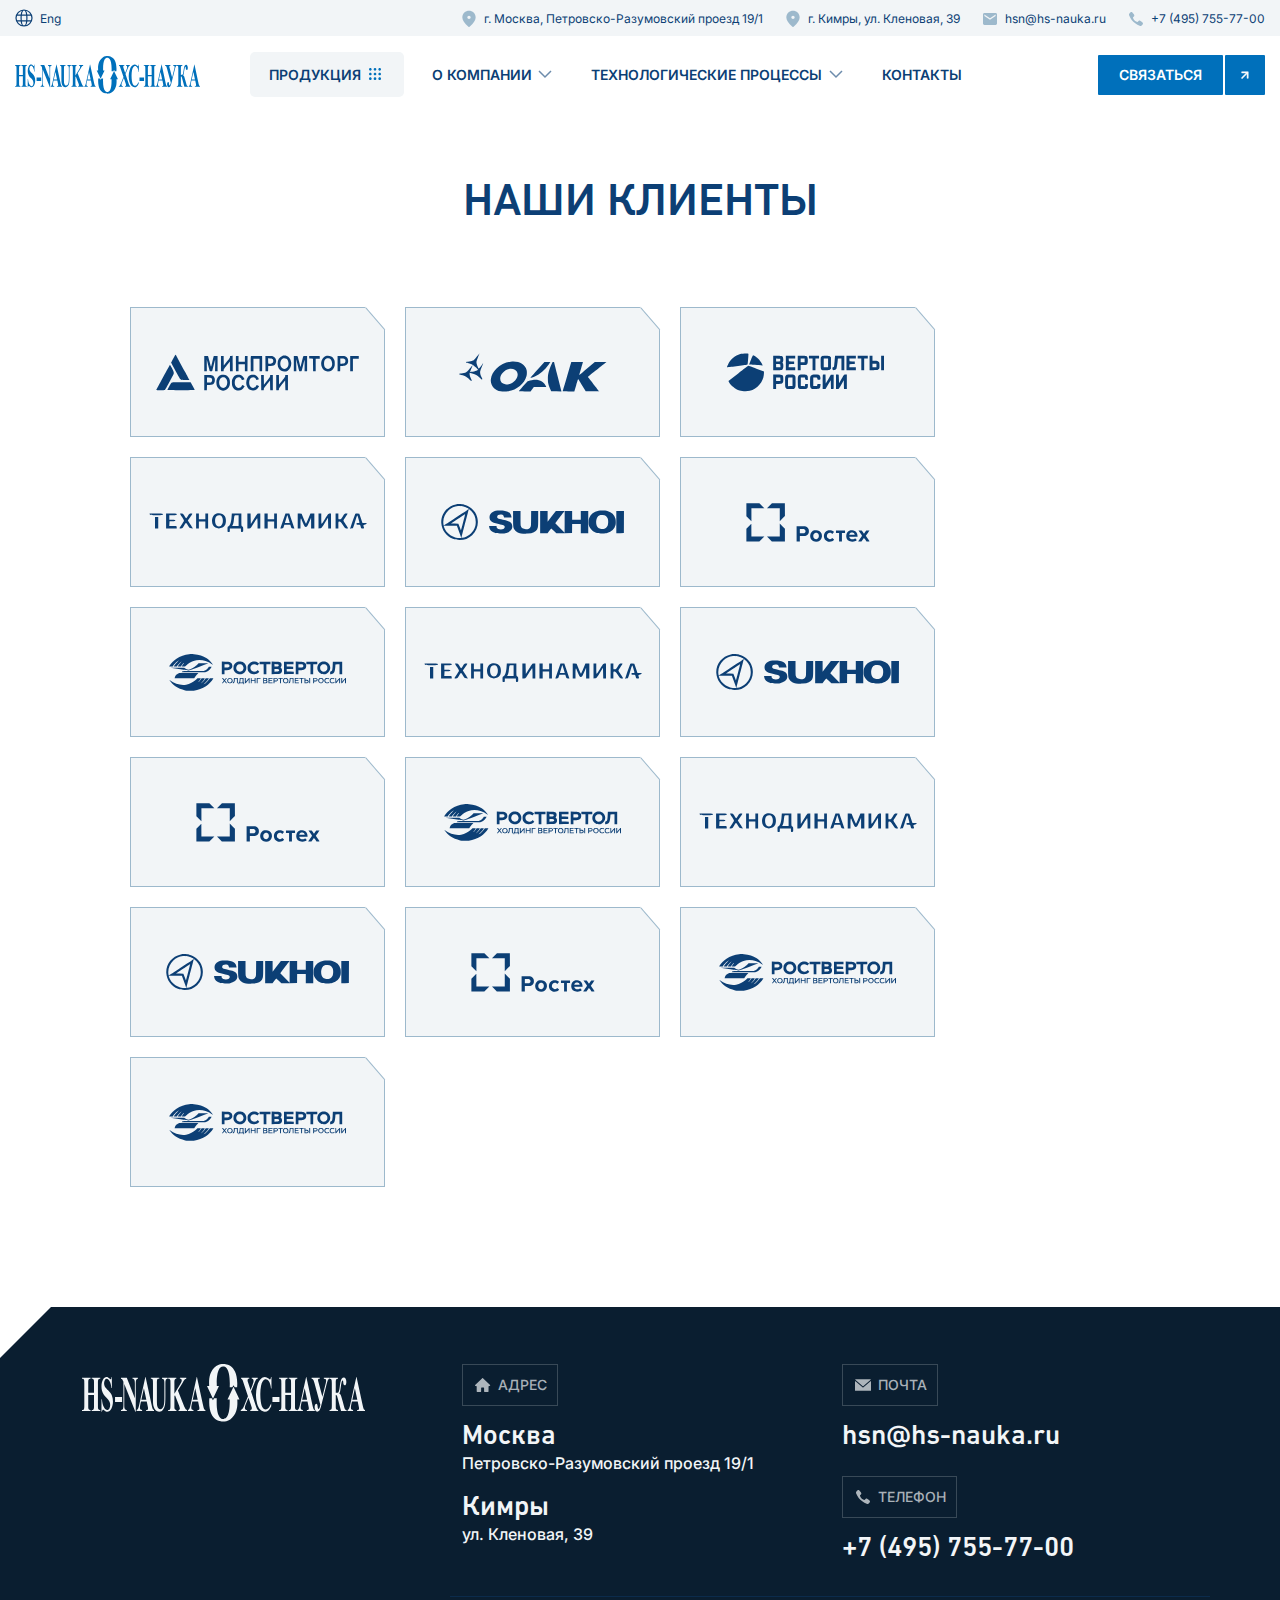
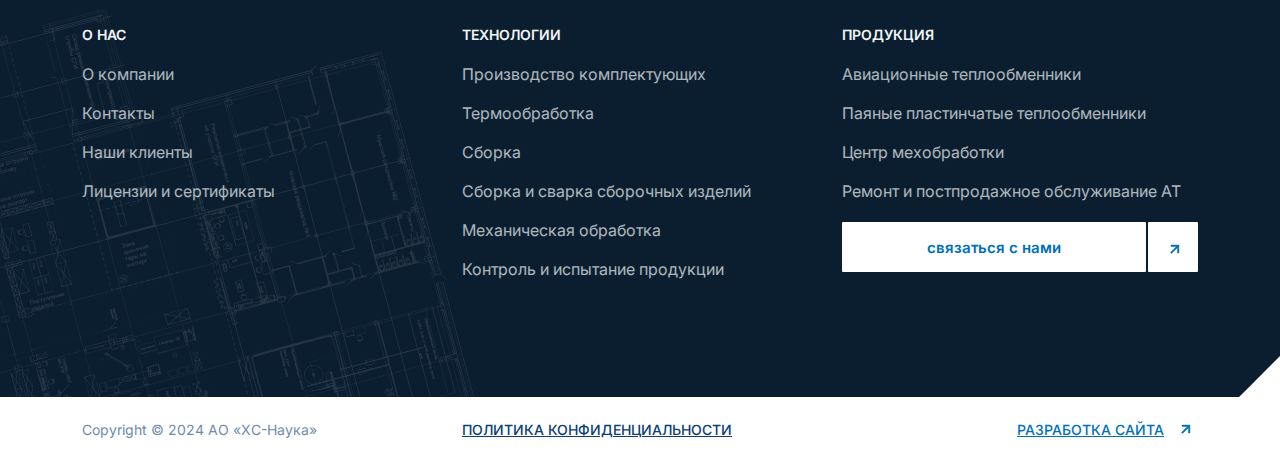
<file: clients.html>
<!DOCTYPE html>
<html lang="en">
<head>
    <meta charset="UTF-8">
    <title>Title</title>
    <meta name="viewport" content="width=device-width, initial-scale=1" />
    <link rel="stylesheet"  href="css/swiper-bundle.min.css">
    <link rel="preconnect" href="https://fonts.googleapis.com">
    <link rel="preconnect" href="https://fonts.gstatic.com" crossorigin>
    <link href="https://fonts.googleapis.com/css2?family=Inter:ital,opsz,wght@0,14..32,100..900;1,14..32,100..900&family=Montserrat:ital,wght@0,100..900;1,100..900&display=swap" rel="stylesheet">
    <link rel="stylesheet" href="css/bootstrap.min.css">
    <link rel="stylesheet" href="css/main.css">
    <link rel="stylesheet" href="css/media.css">
</head>
<body>
<header>
    <div class="top-bar">
        <div class="container-fluid d-flex justify-content-between align-items-center h-100">
            <div class="lang">
                <a href="#" class="text-decoration-none">
                    <div class="lang-selected blue position-relative d-flex align-items-center">Eng</div>
                </a>
            </div>
            <div class="addresses d-flex">
                <div>
                    <a href="#" class="blue text-decoration-none address-icon position-relative d-flex align-items-center">г. Москва, Петровско-Разумовский проезд 19/1</a>
                </div>
                <div>
                    <a href="#"  class="blue text-decoration-none address-icon position-relative d-flex align-items-center">г. Кимры, ул. Кленовая, 39</a>
                </div>
                <div><a href="mailto:hsn@hs-nauka.ru" class="blue text-decoration-none mail-icon position-relative d-flex align-items-center">hsn@hs-nauka.ru</a></div>
                <div><a href="tel:+7 (495) 755-77-00"  class="blue text-decoration-none phone-icon position-relative d-flex align-items-center">+7 (495) 755-77-00</a></div>
            </div>
        </div>
    </div>
    <nav class="navbar navbar-expand-lg bg-body-tertiary justify-content-between">
        <div class="container-fluid ">
            <a class="navbar-brand" href="#"><img src="images/logo.svg" alt=""></a>
            <button class="navbar-toggler" type="button" data-bs-toggle="collapse" data-bs-target="#navbarSupportedContent" aria-controls="navbarSupportedContent" aria-expanded="false" aria-label="Toggle navigation">
                меню <span class="navbar-toggler-icon"></span>
            </button>
            <div class="collapse navbar-collapse" id="navbarSupportedContent">
                <div class="navbar-close  justify-content-end">
                    <svg width="20" height="20" viewBox="0 0 20 20" fill="none" xmlns="http://www.w3.org/2000/svg">
                        <path d="M16 4L4 16M4 4L16 16" stroke="#FCFCFC" stroke-width="2" stroke-linecap="round" stroke-linejoin="round"/>
                    </svg>

                </div>
                <ul class="navbar-nav me-auto mb-2 mb-lg-0 align-items-center">
                    <li class="nav-item dropdown">
                        <a class="nav-link active dropdown-toggle d-flex production" href="#" role="button" data-bs-toggle="dropdown" aria-expanded="false">
                            продукция
                        </a>
                        <ul class="dropdown-menu">
                            <li><a class="dropdown-item" href="#">авиационные теплообменники</a></li>
                            <li><a class="dropdown-item" href="#">ППТО</a></li>
                            <li><a class="dropdown-item" href="#">Центр мехобработки</a></li>
                            <li><a class="dropdown-item" href="#">Ремонт и постпродажное <br>обслуживание АТ</a></li>
                        </ul>
                    </li>
                    <li class="nav-item dropdown">
                        <a class="nav-link dropdown-toggle d-flex" href="#" role="button" data-bs-toggle="dropdown" aria-expanded="false">
                            о компании
                        </a>
                        <ul class="dropdown-menu">
                            <li><a class="dropdown-item" href="#">миссия</a></li>
                            <li><a class="dropdown-item" href="#">история (планы и цели)</a></li>
                            <li><a class="dropdown-item" href="#">лицензии и сертификаты. Сертификация Минпромторга, ФАП-285, бывшие (AS, Nadcap), ОТ и ООС</a></li>
                            <li><a class="dropdown-item" href="#">Наши клиенты</a></li>
                            <li><a class="dropdown-item" href="#">Отзывы</a></li>
                        </ul>
                    </li>
                    <li class="nav-item dropdown">
                        <a class="nav-link dropdown-toggle d-flex" href="#" role="button" data-bs-toggle="dropdown" aria-expanded="false">
                            Технологические процессы
                        </a>
                        <ul class="dropdown-menu">
                            <li><a class="dropdown-item" href="#">Слесарно сварочная работы</a></li>
                            <li><a class="dropdown-item" href="#">Термообработка</a></li>
                            <li><a class="dropdown-item" href="#">Электро-эрозионная резка</a></li>
                            <li><a class="dropdown-item" href="#">Участок испытаний</a></li>
                            <li><a class="dropdown-item" href="#">Вакуумная пайка</a></li>
                            <li><a class="dropdown-item" href="#">Мехобработка</a></li>
                        </ul>
                    </li>
                    <li class="nav-item">
                        <a class="nav-link " >Контакты</a>
                    </li>
                </ul>

            </div>
            <div class="lang d-none">
                <div class="lang-selected blue position-relative d-flex align-items-center">Eng</div>
            </div>
            <div class="contact-us">
                <a class="btn btn-primary btn-blue" data-bs-toggle="modal" href="#contactModal" role="button">связаться <span class="btn-arrow"></span></a>
            </div>
        </div>
    </nav>
</header>
<main>

    <section class="clients clients-page">
        <div class="container">
            <div class="row">
                <div class="col-12 text-center">
                    <h1 class="section-title text-center blue">Наши клиенты</h1>
                </div>
            </div>
            <div class="row clients-list">
                <div class="client col-md-3 " >

                    <a href="" data-toggle="tooltip"  data-bs-title="МинПромТорг России" data-bs-placement="bottom">
                        <img src="images/clients/client1.svg" alt="">
                    </a>
                </div>
                <div class="client col-md-3" data-toggle="tooltip" data-placement="bottom" data-bs-title="МинПромТорг России">
                    <img src="images/clients/client2.svg" alt="" >
                </div>
                <div class="client col-md-3">
                    <img src="images/clients/client3.svg" alt="">
                </div>
                <div class="client col-md-3">
                    <img src="images/clients/client4.svg" alt="">
                </div>
                <div class="client col-md-3">
                    <img src="images/clients/client5.svg" alt="">
                </div>
                <div class="client col-md-3">
                    <img src="images/clients/client6.svg" alt="">
                </div>
                <div class="client col-md-3">
                    <img src="images/clients/client7.svg" alt="">
                </div>

                <div class="client col-md-3">
                    <img src="images/clients/client4.svg" alt="">
                </div>
                <div class="client col-md-3">
                    <img src="images/clients/client5.svg" alt="">
                </div>
                <div class="client col-md-3">
                    <img src="images/clients/client6.svg" alt="">
                </div>
                <div class="client col-md-3">
                    <img src="images/clients/client7.svg" alt="">
                </div>

                <div class="client col-md-3">
                    <img src="images/clients/client4.svg" alt="">
                </div>
                <div class="client col-md-3">
                    <img src="images/clients/client5.svg" alt="">
                </div>
                <div class="client col-md-3">
                    <img src="images/clients/client6.svg" alt="">
                </div>
                <div class="client col-md-3">
                    <img src="images/clients/client7.svg" alt="">
                </div>
                <div class="client col-md-3">
                    <img src="images/clients/client7.svg" alt="">
                </div>

            </div>
        </div>
    </section>


</main>
<footer>
    <div class="footer-top">
        <div class="container">
            <div class="row">
                <div class="col footer-top-logo">
                    <a href="#" class="footer-logo">
                        <img src="images/logo-white.svg" alt="">
                    </a>
                </div>
                <div class="col">
                    <h5 class="sub-title dark text-uppercase"><svg width="20" height="20" viewBox="0 0 20 20" fill="none" xmlns="http://www.w3.org/2000/svg">
                        <path fill-rule="evenodd" clip-rule="evenodd" d="M16.7239 10.9375C17.1723 10.9375 17.394 10.3927 17.073 10.0796L9.96189 3.14186C9.76767 2.95238 9.45778 2.95239 9.26356 3.14187L2.15272 10.0796C1.83175 10.3927 2.05346 10.9375 2.50189 10.9375H3.18554C3.46168 10.9375 3.68554 11.1613 3.68554 11.4375V16.3761C3.68554 16.6523 3.90939 16.8761 4.18554 16.8761H6.64748H7.62845C7.90459 16.8761 8.12845 16.6523 8.12845 16.3761V13.1208C8.12845 12.8447 8.35231 12.6208 8.62845 12.6208H10.5904C10.8665 12.6208 11.0904 12.8447 11.0904 13.1208V16.3761C11.0904 16.6523 11.3142 16.8761 11.5904 16.8761H12.5714H15.0333C15.3094 16.8761 15.5333 16.6523 15.5333 16.3761V11.4375C15.5333 11.1613 15.7572 10.9375 16.0333 10.9375H16.7239Z" fill="#F2F5F7" fill-opacity="0.7"/>
                    </svg>
                        Адрес</h5>
                    <div class="footer-address">
                        <h2>Москва</h2>
                        <p>Петровско-Разумовский проезд 19/1</p>
                    </div>
                    <div class="footer-address">
                        <h2>Кимры</h2>
                        <p>ул. Кленовая, 39</p>
                    </div>
                </div>
                <div class="col">
                    <h5 class="sub-title dark text-uppercase"><svg width="20" height="20" viewBox="0 0 20 20" fill="none" xmlns="http://www.w3.org/2000/svg">
                        <path fill-rule="evenodd" clip-rule="evenodd" d="M17.5079 4.28589C17.7866 4.28589 17.9147 4.63278 17.7029 4.8139L10.1996 11.2295C10.0873 11.3254 9.9219 11.3254 9.80965 11.2295L2.30634 4.8139C2.09451 4.63278 2.2226 4.28589 2.5013 4.28589H17.5079ZM9.80756 12.3814C9.9183 12.4725 10.078 12.4725 10.1888 12.3814L17.5094 6.35878C17.7051 6.19775 18 6.33699 18 6.59046V15.4146C18 15.5803 17.8657 15.7146 17.7 15.7146H2.3C2.13431 15.7146 2 15.5803 2 15.4146V6.59349C2 6.34002 2.29486 6.20078 2.4906 6.36181L9.80756 12.3814Z" fill="#F2F5F7" fill-opacity="0.7"/>
                    </svg>
                        Почта</h5>
                    <div class="footer-address">
                        <h2>hsn@hs-nauka.ru</h2>
                    </div>
                    <h5 class="sub-title dark text-uppercase"><svg width="20" height="20" viewBox="0 0 20 20" fill="none" xmlns="http://www.w3.org/2000/svg">
                        <path d="M16.7953 13.8979C16.8412 13.9697 16.9056 14.0946 16.9331 14.1756C16.9928 14.3421 17.0181 14.6035 16.9859 14.7539C16.94 14.9737 16.7769 15.2489 16.3359 15.8458C16.0694 16.2044 15.5916 16.6971 15.3987 16.8128C14.9416 17.0811 14.5534 17.0649 13.6599 16.7388C12.1277 16.1789 10.6508 15.36 9.22661 14.2843C6.50001 12.2254 4.51541 9.63212 3.18543 6.38418C3.01545 5.97008 2.98789 5.8359 3.00396 5.51204C3.02235 5.11877 3.14406 4.82036 3.46105 4.39934C3.8125 3.93435 4.63486 3.26811 5.07356 3.09692C5.48936 2.93495 5.86603 2.97662 6.16005 3.21718C6.32316 3.35371 7.1409 4.36233 7.46938 4.83424C7.71745 5.1928 8.0597 5.748 8.19064 6.00248C8.36063 6.3379 8.39047 6.67102 8.28022 6.99722C8.19293 7.25401 8.11714 7.3396 7.64852 7.71434C7.40966 7.90867 7.19373 8.08682 7.17304 8.10992C7.15239 8.1354 7.10645 8.21635 7.07198 8.29268C6.93188 8.59574 7.01687 9.00985 7.35222 9.68765C7.61181 10.2151 7.94025 10.6824 8.42265 11.2122C8.83154 11.6633 9.36442 12.119 9.78018 12.3734C10.3154 12.7019 11.0114 12.9518 11.395 12.9541C11.5604 12.9541 11.7947 12.887 11.9141 12.8037C11.9624 12.7714 12.1438 12.5655 12.3207 12.3457C12.7594 11.7974 12.8973 11.6748 13.1591 11.6008C13.4026 11.5291 13.7311 11.6054 14.1744 11.8344C14.9508 12.2346 16.5059 13.4584 16.7953 13.8979Z" fill="#F2F5F7" fill-opacity="0.7"/>
                    </svg>
                        телефон</h5>
                    <div class="footer-address">
                        <h2>+7 (495) 755-77-00</h2>

                    </div>
                </div>
            </div>
        </div>
        <div class="container footer-bottom">
            <div class="row">
                <div class="col">
                    <h4>О нас</h4>
                    <ul class="footer-menu">
                        <li><a href="">О компании</a></li>
                        <li><a href="">Контакты</a></li>
                        <li><a href="">Наши клиенты</a></li>
                        <li><a href="">Лицензии и сертификаты</a></li>
                    </ul>
                </div>
                <div class="col">
                    <h4>технологии</h4>
                    <ul class="footer-menu">
                        <li><a href="">Производство комплектующих</a></li>
                        <li><a href="">Термообработка</a></li>
                        <li><a href="">Сборка</a></li>
                        <li><a href="">Сборка и сварка сборочных изделий</a></li>
                        <li><a href="">Механическая обработка</a></li>
                        <li><a href="">Контроль и испытание продукции</a></li>
                    </ul>
                </div>
                <div class="col">
                    <h4>Продукция</h4>
                    <ul class="footer-menu">
                        <li><a href="">Авиационные теплообменники</a></li>
                        <li><a href="">Паяные пластинчатые теплообменники</a></li>
                        <li><a href="">Центр мехобработки</a></li>
                        <li><a href="">Ремонт и постпродажное обслуживание АТ</a></li>
                    </ul>
                    <a href="" class="btn btn-secondary">связаться с нами <span class="btn-arrow"></span></a>
                </div>
            </div>
        </div>
    </div>
    <div class="copyright">
        <div class="container">
            <div class="row">
                <div class="col-md-4 align-items-center d-flex">
                    <p>Copyright © 2024 АО «ХC-Наука»</p>
                </div>
                <div class="col-md-4">
                    <a href="" class="blue">Политика конфиденциальности</a>
                </div>
                <div class="col-md-4 justify-content-end d-flex">
                    <a href="" class="light-blue ">Разработка сайта <svg width="24" height="24" viewBox="0 0 24 24" fill="none" xmlns="http://www.w3.org/2000/svg">
                        <path d="M8.50088 16.5L7.50089 15.5L13.5009 9.50008L8.00089 9.50008L8.00089 8.08009H15.9208V16L14.5008 16V10.5001L8.50088 16.5Z" fill="#0070BB" stroke="#0070BB" stroke-width="0.5"/>
                    </svg>
                    </a>
                </div>
            </div>
        </div>
    </div>

</footer>
<div class="fixed-mobile-menu">
    <nav class="navbar navbar-light navbar-expand    fixed-bottom d-md-none d-lg-none d-xl-none "
    >
        <ul class="nav nav-justified w-100" id="myTab" role="tablist">
            <li class="nav-item" role="presentation">
                <a href="#" class="nav-link active text-decoration-none" id="home-tab" data-bs-toggle="tab" data-bs-target="#home" type="button"
                   role="tab" aria-controls="home" aria-selected="true">
                    <span><svg width="20" height="20" viewBox="0 0 20 20" fill="none" xmlns="http://www.w3.org/2000/svg">
<path d="M6.66667 5.33333C6.66667 6.06971 6.06971 6.66667 5.33333 6.66667C4.59695 6.66667 4 6.06971 4 5.33333C4 4.59695 4.59695 4 5.33333 4C6.06971 4 6.66667 4.59695 6.66667 5.33333Z" fill="#6D8CAC"/>
<path d="M6.66667 10C6.66667 10.7364 6.06971 11.3333 5.33333 11.3333C4.59695 11.3333 4 10.7364 4 10C4 9.26362 4.59695 8.66667 5.33333 8.66667C6.06971 8.66667 6.66667 9.26362 6.66667 10Z" fill="#6D8CAC"/>
<path d="M6.66667 14.6667C6.66667 15.403 6.06971 16 5.33333 16C4.59695 16 4 15.403 4 14.6667C4 13.9303 4.59695 13.3333 5.33333 13.3333C6.06971 13.3333 6.66667 13.9303 6.66667 14.6667Z" fill="#6D8CAC"/>
<path d="M11.3333 5.33333C11.3333 6.06971 10.7364 6.66667 10 6.66667C9.26362 6.66667 8.66667 6.06971 8.66667 5.33333C8.66667 4.59695 9.26362 4 10 4C10.7364 4 11.3333 4.59695 11.3333 5.33333Z" fill="#6D8CAC"/>
<path d="M11.3333 10C11.3333 10.7364 10.7364 11.3333 10 11.3333C9.26362 11.3333 8.66667 10.7364 8.66667 10C8.66667 9.26362 9.26362 8.66667 10 8.66667C10.7364 8.66667 11.3333 9.26362 11.3333 10Z" fill="#6D8CAC"/>
<path d="M11.3333 14.6667C11.3333 15.403 10.7364 16 10 16C9.26362 16 8.66667 15.403 8.66667 14.6667C8.66667 13.9303 9.26362 13.3333 10 13.3333C10.7364 13.3333 11.3333 13.9303 11.3333 14.6667Z" fill="#6D8CAC"/>
<path d="M16 5.33333C16 6.06971 15.403 6.66667 14.6667 6.66667C13.9303 6.66667 13.3333 6.06971 13.3333 5.33333C13.3333 4.59695 13.9303 4 14.6667 4C15.403 4 16 4.59695 16 5.33333Z" fill="#6D8CAC"/>
<path d="M16 10C16 10.7364 15.403 11.3333 14.6667 11.3333C13.9303 11.3333 13.3333 10.7364 13.3333 10C13.3333 9.26362 13.9303 8.66667 14.6667 8.66667C15.403 8.66667 16 9.26362 16 10Z" fill="#6D8CAC"/>
<path d="M16 14.6667C16 15.403 15.403 16 14.6667 16C13.9303 16 13.3333 15.403 13.3333 14.6667C13.3333 13.9303 13.9303 13.3333 14.6667 13.3333C15.403 13.3333 16 13.9303 16 14.6667Z" fill="#6D8CAC"/>
</svg>
</span>
                    Продукция
                </a>
            </li>
            <li class="nav-item" role="presentation">
                <a href class="nav-link text-decoration-none" id="notes-tab" data-bs-toggle="tab" data-bs-target="#notes" type="button"
                   role="tab" aria-controls="intro" aria-selected="true">
                    <span><svg width="20" height="20" viewBox="0 0 20 20" fill="none" xmlns="http://www.w3.org/2000/svg">
<path d="M14.6533 6.49414C14.585 6.36068 14.5085 6.2207 14.4238 6.07422L12.5 7.99805L12.002 7.5L13.9258 5.57617C13.776 5.48503 13.6361 5.4069 13.5059 5.3418C13.3757 5.27669 13.2406 5.21647 13.1006 5.16113C12.9606 5.10579 12.8174 5.0651 12.6709 5.03906C12.5244 5.01302 12.3633 5 12.1875 5C11.9271 5.00326 11.6781 5.03743 11.4404 5.10254C11.2028 5.16764 10.9798 5.26204 10.7715 5.38574C10.5632 5.50944 10.3727 5.65592 10.2002 5.8252C10.0277 5.99447 9.87956 6.1849 9.75586 6.39648C9.63216 6.60807 9.53776 6.83268 9.47266 7.07031C9.40755 7.30794 9.375 7.55534 9.375 7.8125C9.375 7.89063 9.37826 7.96712 9.38477 8.04199C9.39128 8.11686 9.40104 8.19173 9.41406 8.2666L5.47852 12.2021C5.32227 12.3617 5.20345 12.5407 5.12207 12.7393C5.04069 12.9378 5 13.1462 5 13.3643C5 13.5889 5.04395 13.8005 5.13184 13.999C5.21973 14.1976 5.33691 14.3717 5.4834 14.5215C5.62988 14.6712 5.80241 14.7884 6.00098 14.873C6.19954 14.9577 6.41113 15 6.63574 15C6.8571 15 7.06706 14.9593 7.26562 14.8779C7.46419 14.7965 7.6416 14.6777 7.79785 14.5215L11.7334 10.5859C11.8115 10.599 11.888 10.6087 11.9629 10.6152C12.0378 10.6217 12.1126 10.625 12.1875 10.625C12.4479 10.6217 12.6969 10.5876 12.9346 10.5225C13.1722 10.4574 13.3952 10.363 13.6035 10.2393C13.8118 10.1156 14.0023 9.96908 14.1748 9.7998C14.3473 9.63053 14.4954 9.4401 14.6191 9.22852C14.7428 9.01693 14.8372 8.79232 14.9023 8.55469C14.9674 8.31706 15 8.06966 15 7.8125C14.9935 7.63346 14.9788 7.4707 14.9561 7.32422C14.9333 7.17773 14.8942 7.03613 14.8389 6.89941C14.7835 6.7627 14.7217 6.6276 14.6533 6.49414Z" fill="#6D8CAC"/>
</svg></span>
                    Технологии
                </a>
            </li>
            <li class="nav-item" role="presentation">
                <a href="" class="nav-link text-decoration-none" id="project-tab" data-bs-toggle="tab" data-bs-target="#project" type="button"
                   role="tab" aria-controls="profile" aria-selected="false">
                    <span><svg width="20" height="20" viewBox="0 0 20 20" fill="none" xmlns="http://www.w3.org/2000/svg">
<path d="M7.11266 13.7125L6.2877 12.8875L11.2374 7.93779L6.70018 7.93779V6.76634H13.2338V13.3L12.0624 13.3L12.0624 8.76274L7.11266 13.7125Z" fill="#6D8CAC" stroke="6D8CAC" stroke-width="1"/>
</svg>
</span>
                    Связаться
                </a>
            <li class="nav-item" role="presentation">
                <button class="nav-link" id="sidebarCollapse" type="button"
                >
                    <span><svg width="20" height="20" viewBox="0 0 20 20" fill="none" xmlns="http://www.w3.org/2000/svg">
<path d="M3.33333 15H16.6667C17.125 15 17.5 14.625 17.5 14.1667C17.5 13.7083 17.125 13.3333 16.6667 13.3333H3.33333C2.875 13.3333 2.5 13.7083 2.5 14.1667C2.5 14.625 2.875 15 3.33333 15ZM3.33333 10.8333H16.6667C17.125 10.8333 17.5 10.4583 17.5 10C17.5 9.54167 17.125 9.16667 16.6667 9.16667H3.33333C2.875 9.16667 2.5 9.54167 2.5 10C2.5 10.4583 2.875 10.8333 3.33333 10.8333ZM2.5 5.83333C2.5 6.29167 2.875 6.66667 3.33333 6.66667H16.6667C17.125 6.66667 17.5 6.29167 17.5 5.83333C17.5 5.375 17.125 5 16.6667 5H3.33333C2.875 5 2.5 5.375 2.5 5.83333Z" fill="#0C3F75"/>
</svg>
</span>
                    Меню
                </button>
            </li>
        </ul>
    </nav>
    <div class="sidebar-overlay"></div>
    <nav id="sidebar">
        <div class="sidebar-header d-flex justify-content-between">
            <a href=""><img src="images/logo-white.svg" alt=""></a>
            <a href="" class="menu-close"><svg width="20" height="20" viewBox="0 0 20 20" fill="none" xmlns="http://www.w3.org/2000/svg">
                <path d="M16 4L4 16M4 4L16 16" stroke="#FCFCFC" stroke-width="2" stroke-linecap="round" stroke-linejoin="round"/>
            </svg>
            </a>
        </div>

        <ul class="list-unstyled components">
            <p>О КОМПАНИИ</p>
            <li class="active">
                <ul class=" list-unstyled" id="homeSubmenu">
                    <li>
                        <a href="#">миссия</a>
                    </li>
                    <li>
                        <a href="#">история (планы и цели)</a>
                    </li>
                    <li>
                        <a href="#">лицензии и сертификаты. Сертификация Минпромторга, ФАП-285, бывшие (AS, Nadcap), ОТ и ООС</a>
                    </li>
                    <li>
                        <a href="#">Наши клиенты</a>
                    </li>
                    <li>
                        <a href="#">Отзывы</a>
                    </li>
                </ul>
            </li>
            <li>
                <a href="#">КОНТАКТЫ</a>
            </li>
            <li>
                <a href="#">БЛОГ</a>
            </li>
        </ul>
        <div class='nav-addresses'>
            <div class="">
                <a href="#" class="text-decoration-none">
                    <h4>г. Москва</h4>
                    <p>Петровско-Разумовский проезд 19/1</p>
                </a>
                <a href="#" class="text-decoration-none">
                    <h4>г. Кимры</h4>
                    <p>ул. Кленовая, 39</p>
                </a>
            </div>
            <div class>
                <a href="mailto:hsn@hs-nauka.ru" class="text-decoration-none">
                    <h4>hsn@hs-nauka.ru</h4>
                </a>
            </div>
            <div class>
                <a href="tel:+7 (495) 755-77-00" class="text-decoration-none">
                    <h4>+7 (495) 755-77-00</h4>
                </a>

            </div>
        </div>
        <div class="contacts d-flex justify-content-between">
            <div class="lang">
                <a href="#" class="lang-selected text-decoration-none blue position-relative d-flex align-items-center">Eng</a>
            </div>
            <div class="contact-us">
                <a class="btn btn-primary btn-blue" data-bs-toggle="modal" href="#contactModal" role="button">связаться <span class="btn-arrow"></span></a>
            </div>
        </div>


    </nav>
</div>
<div class="modal fade" id="features1" aria-hidden="true" aria-labelledby="exampleModalToggleLabel" tabindex="-1">
    <div class="modal-dialog modal-dialog-centered">
        <button type="button" class="btn-close" data-bs-dismiss="modal" aria-label="Close"></button>

        <div class="modal-content">
            <div class="modal-header">
                <h4 class="modal-title blue" id="exampleModalToggleLabel">Центр передового опыта по производству теплообменников</h4>
            </div>
            <div class="modal-body">
                <p class="blue">25 лет успешной работы на рынке позволили компании стать одним из мировых центров по производству авиационных теплообменников. Важным этапом в развитии компании стал ввод в эксплуатацию в 2011 году научно-производственного комплекса в г. Кимры Тверской области, созданного с целью обеспечения серийных поставок по программам Boeing 787, Airbus 380, расширения номенклатуры выпускаемой продукции, удовлетворения растущих потребностей российского авиационного рынка.

                    Открытая в конце 2017 года вторая очередь производственного комплекса позволит выпускать самые большие в мире авиационные теплообменники уникальной конструкции, которые эксплуатируются на самолетах корпорации Boeing семейств 767, 777, 787. Для реализации этого проекта с Минпромторгом был заключен специальный инвестиционный контракт (СПИК), первый в авиационной промышленности России.  
                    <br><br>
                    Комплекс сертифицирован на серебряный и золотой уровни международного стандарта по энергоэффективности LEED, оснащен современным оборудованием и использует методы бережливого производства (Lean Manufacturing).</p>
            </div>
            <div class="modal-footer">
                <button type="button" class=" btn btn-primary" data-bs-dismiss="modal" aria-label="Close">Закрыть <span class="close-icon"></span></button>

            </div>
        </div>
    </div>
</div>
<div class="modal modal-contact fade" id="contactModal" aria-hidden="true" aria-labelledby="exampleModalToggleLabel" tabindex="-1">
    <div class="modal-dialog modal-dialog-centered">
        <button type="button" class="btn-close" data-bs-dismiss="modal" aria-label="Close"></button>

        <div class="modal-content">
            <div class="modal-header text-center">
                <h2 class="modal-title blue text-center" >Заголовок</h2>
            </div>
            <div class="modal-body">
                <p class="blue text-center">Здесь описание</p>
                <form action="" class="needs-validation" novalidate>
                    <div class="input-group mb-3">
                        <input type="text" class="form-control" placeholder="Имя" aria-label="name" aria-describedby="basic-addon1">
                        <div class="invalid-feedback">
                            Не заполнено
                        </div>
                    </div>

                    <div class="input-group mb-3">
                        <input type="email" class="form-control is-invalid" placeholder="E-mail" aria-label="E-mail" aria-describedby="basic-addon2">
                        <div class="invalid-feedback">
                            Не заполнено
                        </div>
                    </div>

                    <div class="input-group mb-3">
                        <input type="tel" class="form-control"  placeholder="+7 777 777 777" aria-describedby="basic-addon3">
                        <div class="invalid-feedback">
                            Не заполнено
                        </div>
                    </div>
                    <div class="form-check">
                        <input class="form-check-input" type="checkbox" value="" id="">
                        <label class="form-check-label blue" for="flexCheckDefault">
                            Я согласен на обработку <a href=""> персональных данных</a>
                        </label>
                    </div>
                </form>
            </div>
            <div class="modal-footer">
                <button type="button" class=" btn btn-primary" >отправить <span class="btn-arrow"></span></button>

            </div>
        </div>
    </div>
</div>

<script src="js/jquery-3.7.1.min.js"></script>
<script src="js/bootstrap.bundle.min.js"></script>
<script src="js/swiper-bundle.min.js"></script>
<script src="js/main.js"></script>
</body>
</html>
</file>
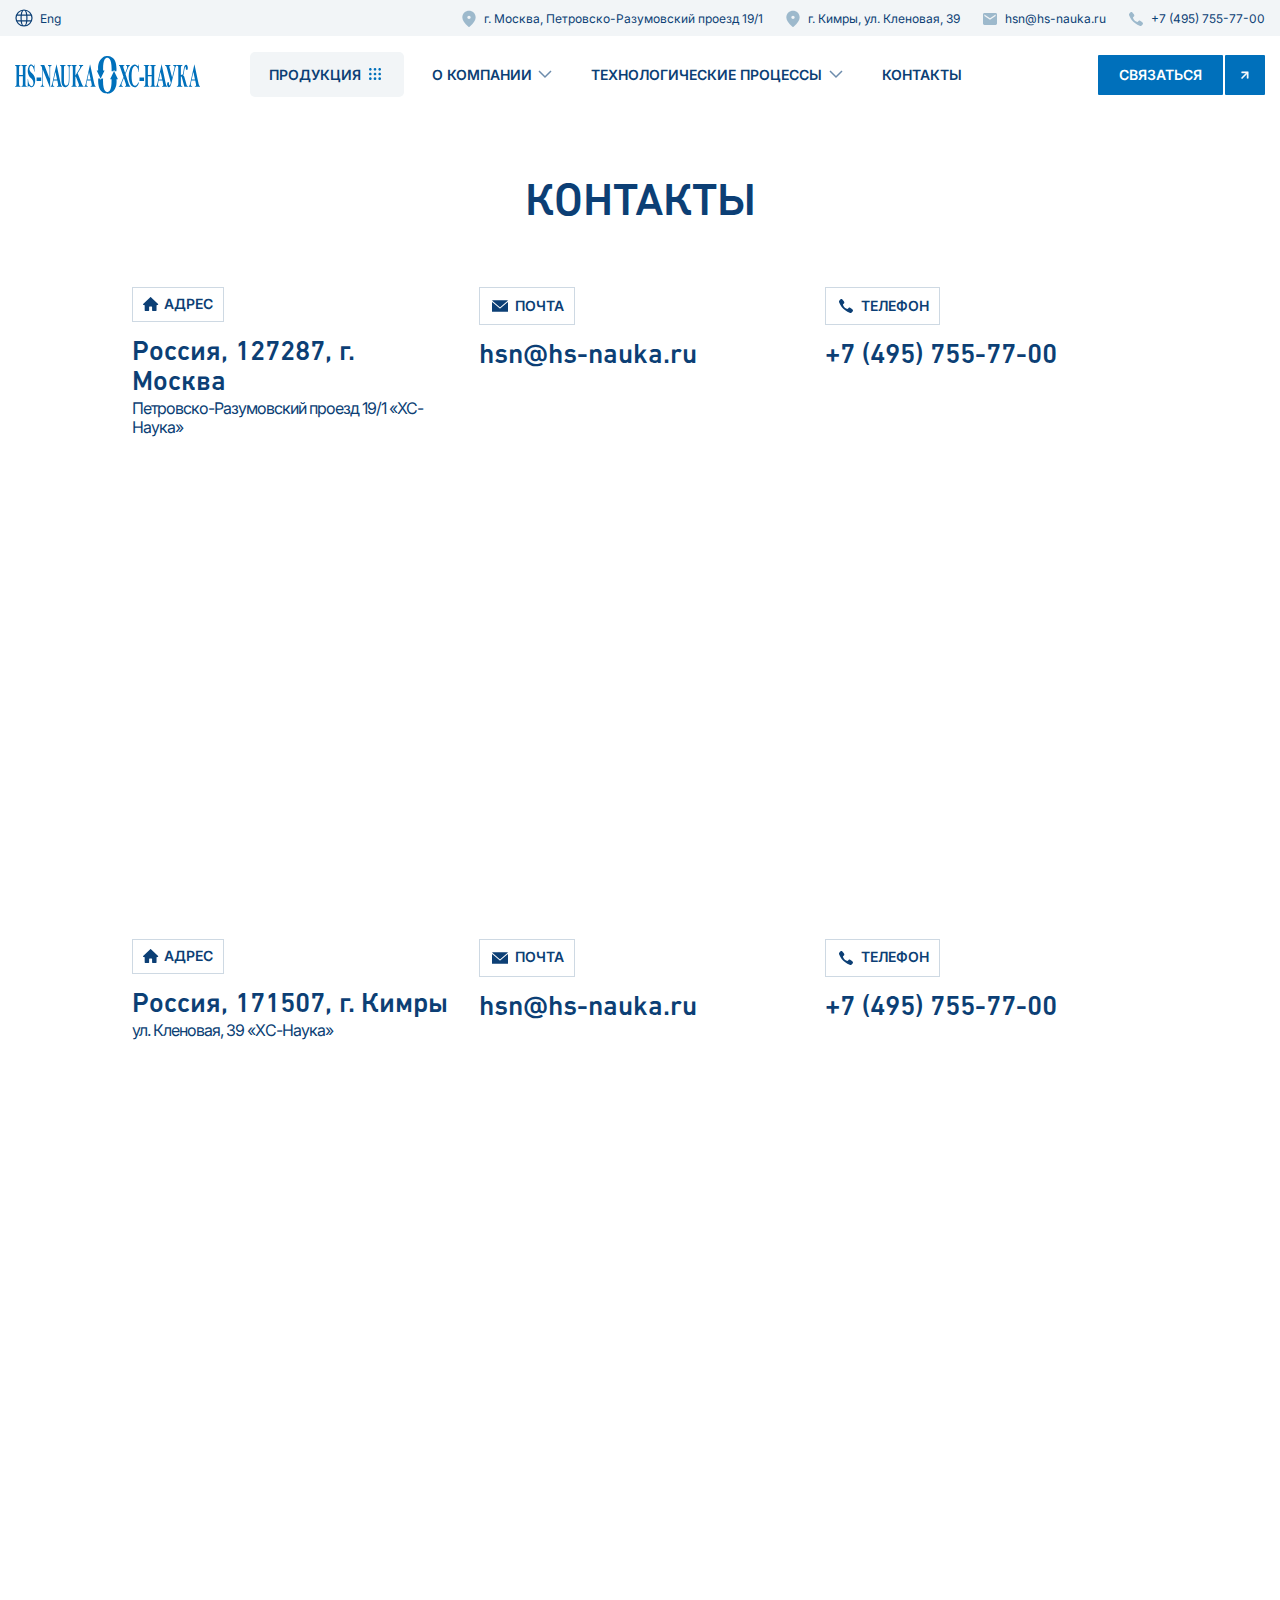
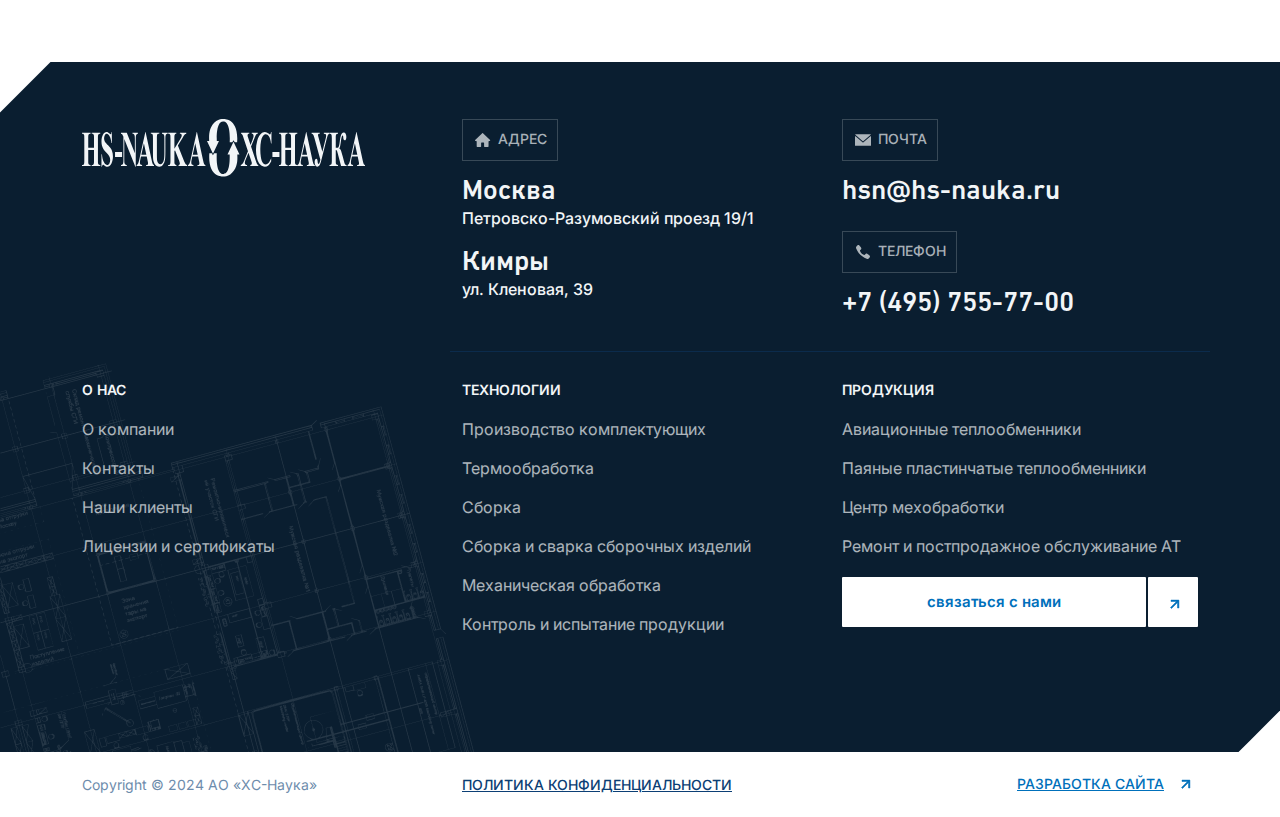
<file: contact.html>
<!DOCTYPE html>
<html lang="en">
<head>
  <meta charset="UTF-8">
  <title>Title</title>
  <meta name="viewport" content="width=device-width, initial-scale=1" />
  <link rel="stylesheet"  href="css/swiper-bundle.min.css">
  <link rel="preconnect" href="https://fonts.googleapis.com">
  <link rel="preconnect" href="https://fonts.gstatic.com" crossorigin>
  <link href="https://fonts.googleapis.com/css2?family=Inter:ital,opsz,wght@0,14..32,100..900;1,14..32,100..900&family=Montserrat:ital,wght@0,100..900;1,100..900&display=swap" rel="stylesheet">
  <link rel="stylesheet" href="css/bootstrap.min.css">
  <link rel="stylesheet" href="css/main.css">
  <link rel="stylesheet" href="css/media.css">
</head>
<body>
<header>
  <div class="top-bar">
    <div class="container-fluid d-flex justify-content-between align-items-center h-100">
      <div class="lang">
        <a href="#" class="text-decoration-none">
          <div class="lang-selected blue position-relative d-flex align-items-center">Eng</div>
        </a>
      </div>
      <div class="addresses d-flex">
        <div>
          <a href="#" class="blue text-decoration-none address-icon position-relative d-flex align-items-center">г. Москва, Петровско-Разумовский проезд 19/1</a>
        </div>
        <div>
          <a href="#"  class="blue text-decoration-none address-icon position-relative d-flex align-items-center">г. Кимры, ул. Кленовая, 39</a>
        </div>
        <div><a href="mailto:hsn@hs-nauka.ru" class="blue text-decoration-none mail-icon position-relative d-flex align-items-center">hsn@hs-nauka.ru</a></div>
        <div><a href="tel:+7 (495) 755-77-00"  class="blue text-decoration-none phone-icon position-relative d-flex align-items-center">+7 (495) 755-77-00</a></div>
      </div>
    </div>
  </div>
  <nav class="navbar navbar-expand-lg bg-body-tertiary justify-content-between">
    <div class="container-fluid ">
      <a class="navbar-brand" href="#"><img src="images/logo.svg" alt=""></a>
      <button class="navbar-toggler" type="button" data-bs-toggle="collapse" data-bs-target="#navbarSupportedContent" aria-controls="navbarSupportedContent" aria-expanded="false" aria-label="Toggle navigation">
        меню <span class="navbar-toggler-icon"></span>
      </button>
      <div class="collapse navbar-collapse" id="navbarSupportedContent">
        <div class="navbar-close  justify-content-end">
          <svg width="20" height="20" viewBox="0 0 20 20" fill="none" xmlns="http://www.w3.org/2000/svg">
            <path d="M16 4L4 16M4 4L16 16" stroke="#FCFCFC" stroke-width="2" stroke-linecap="round" stroke-linejoin="round"/>
          </svg>

        </div>
        <ul class="navbar-nav me-auto mb-2 mb-lg-0 align-items-center">
          <li class="nav-item dropdown">
            <a class="nav-link active dropdown-toggle d-flex production" href="#" role="button" data-bs-toggle="dropdown" aria-expanded="false">
              продукция
            </a>
            <ul class="dropdown-menu">
              <li><a class="dropdown-item" href="#">авиационные теплообменники</a></li>
              <li><a class="dropdown-item" href="#">ППТО</a></li>
              <li><a class="dropdown-item" href="#">Центр мехобработки</a></li>
              <li><a class="dropdown-item" href="#">Ремонт и постпродажное <br>обслуживание АТ</a></li>
            </ul>
          </li>
          <li class="nav-item dropdown">
            <a class="nav-link dropdown-toggle d-flex" href="#" role="button" data-bs-toggle="dropdown" aria-expanded="false">
              о компании
            </a>
            <ul class="dropdown-menu">
              <li><a class="dropdown-item" href="#">миссия</a></li>
              <li><a class="dropdown-item" href="#">история (планы и цели)</a></li>
              <li><a class="dropdown-item" href="#">лицензии и сертификаты. Сертификация Минпромторга, ФАП-285, бывшие (AS, Nadcap), ОТ и ООС</a></li>
              <li><a class="dropdown-item" href="#">Наши клиенты</a></li>
              <li><a class="dropdown-item" href="#">Отзывы</a></li>
            </ul>
          </li>
          <li class="nav-item dropdown">
            <a class="nav-link dropdown-toggle d-flex" href="#" role="button" data-bs-toggle="dropdown" aria-expanded="false">
              Технологические процессы
            </a>
            <ul class="dropdown-menu">
              <li><a class="dropdown-item" href="#">Слесарно сварочная работы</a></li>
              <li><a class="dropdown-item" href="#">Термообработка</a></li>
              <li><a class="dropdown-item" href="#">Электро-эрозионная резка</a></li>
              <li><a class="dropdown-item" href="#">Участок испытаний</a></li>
              <li><a class="dropdown-item" href="#">Вакуумная пайка</a></li>
              <li><a class="dropdown-item" href="#">Мехобработка</a></li>
            </ul>
          </li>
          <li class="nav-item">
            <a class="nav-link " >Контакты</a>
          </li>
        </ul>

      </div>
      <div class="lang d-none">
        <div class="lang-selected blue position-relative d-flex align-items-center">Eng</div>
      </div>
      <div class="contact-us">
        <a class="btn btn-primary btn-blue" data-bs-toggle="modal" href="#contactModal" role="button">связаться <span class="btn-arrow"></span></a>
      </div>
    </div>
  </nav>
</header>
<main>
  <section class="contact-page">
    <div class="container">
      <div class="row">
        <div class="col-12">
          <h1 class="section-title text-center blue">Контакты</h1>
        </div>
      </div>
      <div class="row">
        <div class="col-4 mob-fw">
          <h5 class="sub-title blue text-uppercase">
            <svg width="16" height="14" viewBox="0 0 16 14" fill="none" xmlns="http://www.w3.org/2000/svg">
              <path fill-rule="evenodd" clip-rule="evenodd" d="M14.7239 7.93746C15.1723 7.93746 15.394 7.39272 15.0731 7.07957L7.9619 0.141865C7.76768 -0.0476166 7.45778 -0.0476135 7.26357 0.141872L0.152728 7.07958C-0.168243 7.39273 0.053468 7.93746 0.501897 7.93746H1.18554C1.46169 7.93746 1.68554 8.16132 1.68554 8.43746V13.3761C1.68554 13.6523 1.9094 13.8761 2.18554 13.8761H4.64749H5.62846C5.9046 13.8761 6.12846 13.6523 6.12846 13.3761V10.1208C6.12846 9.84467 6.35232 9.62081 6.62846 9.62081H8.5904C8.86654 9.62081 9.0904 9.84467 9.0904 10.1208V13.3761C9.0904 13.6523 9.31426 13.8761 9.5904 13.8761H10.5714H13.0333C13.3095 13.8761 13.5333 13.6523 13.5333 13.3761V8.43746C13.5333 8.16132 13.7572 7.93746 14.0333 7.93746H14.7239Z" fill="#0C3F75"/>
            </svg>
            Адрес</h5>
          <h4 class="blue">Россия, 127287, г. Москва</h4>
          <p class="blue">Петровско-Разумовский проезд 19/1 «ХС-Наука»</p>
        </div>
        <div class="col-4">
          <h5 class="sub-title blue text-uppercase">
            <svg width="20" height="20" viewBox="0 0 20 20" fill="none" xmlns="http://www.w3.org/2000/svg">
              <path fill-rule="evenodd" clip-rule="evenodd" d="M17.5079 4.28589C17.7866 4.28589 17.9147 4.63278 17.7029 4.8139L10.1996 11.2295C10.0873 11.3254 9.9219 11.3254 9.80965 11.2295L2.30634 4.8139C2.09451 4.63278 2.2226 4.28589 2.5013 4.28589H17.5079ZM9.80756 12.3814C9.9183 12.4725 10.078 12.4725 10.1888 12.3814L17.5094 6.35878C17.7051 6.19775 18 6.33699 18 6.59046V15.4146C18 15.5803 17.8657 15.7146 17.7 15.7146H2.3C2.13431 15.7146 2 15.5803 2 15.4146V6.59349C2 6.34002 2.29486 6.20078 2.4906 6.36181L9.80756 12.3814Z" fill="#0C3F75" />
            </svg>

            Почта</h5>
          <h4 class="blue"><a href="mailto:hsn@hs-nauka.ru" class="blue text-decoration-none">hsn@hs-nauka.ru</a></h4>
        </div>
        <div class="col-4">
          <h5 class="sub-title blue text-uppercase">
            <svg width="20" height="20" viewBox="0 0 20 20" fill="none" xmlns="http://www.w3.org/2000/svg">
              <path d="M16.7953 13.8979C16.8412 13.9697 16.9056 14.0946 16.9331 14.1756C16.9928 14.3421 17.0181 14.6035 16.9859 14.7539C16.94 14.9737 16.7769 15.2489 16.3359 15.8458C16.0694 16.2044 15.5916 16.6971 15.3987 16.8128C14.9416 17.0811 14.5534 17.0649 13.6599 16.7388C12.1277 16.1789 10.6508 15.36 9.22661 14.2843C6.50001 12.2254 4.51541 9.63212 3.18543 6.38418C3.01545 5.97008 2.98789 5.8359 3.00396 5.51204C3.02235 5.11877 3.14406 4.82036 3.46105 4.39934C3.8125 3.93435 4.63486 3.26811 5.07356 3.09692C5.48936 2.93495 5.86603 2.97662 6.16005 3.21718C6.32316 3.35371 7.1409 4.36233 7.46938 4.83424C7.71745 5.1928 8.0597 5.748 8.19064 6.00248C8.36063 6.3379 8.39047 6.67102 8.28022 6.99722C8.19293 7.25401 8.11714 7.3396 7.64852 7.71434C7.40966 7.90867 7.19373 8.08682 7.17304 8.10992C7.15239 8.1354 7.10645 8.21635 7.07198 8.29268C6.93188 8.59574 7.01687 9.00985 7.35222 9.68765C7.61181 10.2151 7.94025 10.6824 8.42265 11.2122C8.83154 11.6633 9.36442 12.119 9.78018 12.3734C10.3154 12.7019 11.0114 12.9518 11.395 12.9541C11.5604 12.9541 11.7947 12.887 11.9141 12.8037C11.9624 12.7714 12.1438 12.5655 12.3207 12.3457C12.7594 11.7974 12.8973 11.6748 13.1591 11.6008C13.4026 11.5291 13.7311 11.6054 14.1744 11.8344C14.9508 12.2346 16.5059 13.4584 16.7953 13.8979Z" fill="#0C3F75" />
            </svg>
            телефон</h5>
          <h4 class="blue"> <a href="tel:+7 (495) 755-77-00" class="blue text-decoration-none">+7 (495) 755-77-00</a></h4>
        </div>
        <div class="col-12">
          <iframe src="https://www.google.com/maps/embed?pb=!1m14!1m12!1m3!1d3031.8690118107156!2d37.56320398218052!3d55.79922619233403!2m3!1f0!2f0!3f0!3m2!1i1024!2i768!4f13.1!5e0!3m2!1sru!2sam!4v1726867734657!5m2!1sru!2sam" width="100%" height="400" style="border:0;" allowfullscreen="" loading="lazy" referrerpolicy="no-referrer-when-downgrade"></iframe>
        </div>
        <div class="col-4 mob-fw">
          <h5 class="sub-title blue text-uppercase">
            <svg width="16" height="14" viewBox="0 0 16 14" fill="none" xmlns="http://www.w3.org/2000/svg">
              <path fill-rule="evenodd" clip-rule="evenodd" d="M14.7239 7.93746C15.1723 7.93746 15.394 7.39272 15.0731 7.07957L7.9619 0.141865C7.76768 -0.0476166 7.45778 -0.0476135 7.26357 0.141872L0.152728 7.07958C-0.168243 7.39273 0.053468 7.93746 0.501897 7.93746H1.18554C1.46169 7.93746 1.68554 8.16132 1.68554 8.43746V13.3761C1.68554 13.6523 1.9094 13.8761 2.18554 13.8761H4.64749H5.62846C5.9046 13.8761 6.12846 13.6523 6.12846 13.3761V10.1208C6.12846 9.84467 6.35232 9.62081 6.62846 9.62081H8.5904C8.86654 9.62081 9.0904 9.84467 9.0904 10.1208V13.3761C9.0904 13.6523 9.31426 13.8761 9.5904 13.8761H10.5714H13.0333C13.3095 13.8761 13.5333 13.6523 13.5333 13.3761V8.43746C13.5333 8.16132 13.7572 7.93746 14.0333 7.93746H14.7239Z" fill="#0C3F75"/>
            </svg>
            Адрес</h5>
          <h4 class="blue">Россия, 171507, г. Кимры</h4>
          <p class="blue">ул. Кленовая, 39 «ХC-Наука»</p>
        </div>
        <div class="col-4">
          <h5 class="sub-title blue text-uppercase">
            <svg width="20" height="20" viewBox="0 0 20 20" fill="none" xmlns="http://www.w3.org/2000/svg">
              <path fill-rule="evenodd" clip-rule="evenodd" d="M17.5079 4.28589C17.7866 4.28589 17.9147 4.63278 17.7029 4.8139L10.1996 11.2295C10.0873 11.3254 9.9219 11.3254 9.80965 11.2295L2.30634 4.8139C2.09451 4.63278 2.2226 4.28589 2.5013 4.28589H17.5079ZM9.80756 12.3814C9.9183 12.4725 10.078 12.4725 10.1888 12.3814L17.5094 6.35878C17.7051 6.19775 18 6.33699 18 6.59046V15.4146C18 15.5803 17.8657 15.7146 17.7 15.7146H2.3C2.13431 15.7146 2 15.5803 2 15.4146V6.59349C2 6.34002 2.29486 6.20078 2.4906 6.36181L9.80756 12.3814Z" fill="#0C3F75"/>
            </svg>

            Почта</h5>
          <h4 class="blue"><a href="mailto:hsn@hs-nauka.ru" class="blue text-decoration-none">hsn@hs-nauka.ru</a></h4>
        </div>
        <div class="col-4">
          <h5 class="sub-title blue text-uppercase">
            <svg width="20" height="20" viewBox="0 0 20 20" fill="none" xmlns="http://www.w3.org/2000/svg">
              <path d="M16.7953 13.8979C16.8412 13.9697 16.9056 14.0946 16.9331 14.1756C16.9928 14.3421 17.0181 14.6035 16.9859 14.7539C16.94 14.9737 16.7769 15.2489 16.3359 15.8458C16.0694 16.2044 15.5916 16.6971 15.3987 16.8128C14.9416 17.0811 14.5534 17.0649 13.6599 16.7388C12.1277 16.1789 10.6508 15.36 9.22661 14.2843C6.50001 12.2254 4.51541 9.63212 3.18543 6.38418C3.01545 5.97008 2.98789 5.8359 3.00396 5.51204C3.02235 5.11877 3.14406 4.82036 3.46105 4.39934C3.8125 3.93435 4.63486 3.26811 5.07356 3.09692C5.48936 2.93495 5.86603 2.97662 6.16005 3.21718C6.32316 3.35371 7.1409 4.36233 7.46938 4.83424C7.71745 5.1928 8.0597 5.748 8.19064 6.00248C8.36063 6.3379 8.39047 6.67102 8.28022 6.99722C8.19293 7.25401 8.11714 7.3396 7.64852 7.71434C7.40966 7.90867 7.19373 8.08682 7.17304 8.10992C7.15239 8.1354 7.10645 8.21635 7.07198 8.29268C6.93188 8.59574 7.01687 9.00985 7.35222 9.68765C7.61181 10.2151 7.94025 10.6824 8.42265 11.2122C8.83154 11.6633 9.36442 12.119 9.78018 12.3734C10.3154 12.7019 11.0114 12.9518 11.395 12.9541C11.5604 12.9541 11.7947 12.887 11.9141 12.8037C11.9624 12.7714 12.1438 12.5655 12.3207 12.3457C12.7594 11.7974 12.8973 11.6748 13.1591 11.6008C13.4026 11.5291 13.7311 11.6054 14.1744 11.8344C14.9508 12.2346 16.5059 13.4584 16.7953 13.8979Z" fill="#0C3F75"/>
            </svg>
            телефон</h5>
          <h4 class="blue"> <a href="tel:+7 (495) 755-77-00" class="blue text-decoration-none">+7 (495) 755-77-00</a></h4>
        </div>
        <div class="col-12">
          <iframe src="https://www.google.com/maps/embed?pb=!1m18!1m12!1m3!1d488.926204170622!2d37.31685390227257!3d56.87835157815293!2m3!1f0!2f0!3f0!3m2!1i1024!2i768!4f13.1!3m3!1m2!1s0x46b46e9bbb9b5c5b%3A0xe7608fda5fa049a5!2z0JDQutGG0LjQvtC90LXRgNC90L7QtSDQvtCx0YnQtdGB0YLQstC-ICLQpdCw0LzQuNC70YzRgtC-0L0g0KHRgtCw0L3QtNCw0YDQtC3QndCw0YPQutCwIg!5e0!3m2!1sru!2sam!4v1726867972654!5m2!1sru!2sam" width="100%" height="400" style="border:0;" allowfullscreen="" loading="lazy" referrerpolicy="no-referrer-when-downgrade"></iframe>
        </div>
      </div>
    </div>
  </section>
</main>
<footer>
  <div class="footer-top">
    <div class="container">
      <div class="row">
        <div class="col footer-top-logo">
          <a href="#" class="footer-logo">
            <img src="images/logo-white.svg" alt="">
          </a>
        </div>
        <div class="col">
          <h5 class="sub-title dark text-uppercase"><svg width="20" height="20" viewBox="0 0 20 20" fill="none" xmlns="http://www.w3.org/2000/svg">
            <path fill-rule="evenodd" clip-rule="evenodd" d="M16.7239 10.9375C17.1723 10.9375 17.394 10.3927 17.073 10.0796L9.96189 3.14186C9.76767 2.95238 9.45778 2.95239 9.26356 3.14187L2.15272 10.0796C1.83175 10.3927 2.05346 10.9375 2.50189 10.9375H3.18554C3.46168 10.9375 3.68554 11.1613 3.68554 11.4375V16.3761C3.68554 16.6523 3.90939 16.8761 4.18554 16.8761H6.64748H7.62845C7.90459 16.8761 8.12845 16.6523 8.12845 16.3761V13.1208C8.12845 12.8447 8.35231 12.6208 8.62845 12.6208H10.5904C10.8665 12.6208 11.0904 12.8447 11.0904 13.1208V16.3761C11.0904 16.6523 11.3142 16.8761 11.5904 16.8761H12.5714H15.0333C15.3094 16.8761 15.5333 16.6523 15.5333 16.3761V11.4375C15.5333 11.1613 15.7572 10.9375 16.0333 10.9375H16.7239Z" fill="#F2F5F7" fill-opacity="0.7"/>
          </svg>
            Адрес</h5>
          <div class="footer-address">
            <h2>Москва</h2>
            <p>Петровско-Разумовский проезд 19/1</p>
          </div>
          <div class="footer-address">
            <h2>Кимры</h2>
            <p>ул. Кленовая, 39</p>
          </div>
        </div>
        <div class="col">
          <h5 class="sub-title dark text-uppercase"><svg width="20" height="20" viewBox="0 0 20 20" fill="none" xmlns="http://www.w3.org/2000/svg">
            <path fill-rule="evenodd" clip-rule="evenodd" d="M17.5079 4.28589C17.7866 4.28589 17.9147 4.63278 17.7029 4.8139L10.1996 11.2295C10.0873 11.3254 9.9219 11.3254 9.80965 11.2295L2.30634 4.8139C2.09451 4.63278 2.2226 4.28589 2.5013 4.28589H17.5079ZM9.80756 12.3814C9.9183 12.4725 10.078 12.4725 10.1888 12.3814L17.5094 6.35878C17.7051 6.19775 18 6.33699 18 6.59046V15.4146C18 15.5803 17.8657 15.7146 17.7 15.7146H2.3C2.13431 15.7146 2 15.5803 2 15.4146V6.59349C2 6.34002 2.29486 6.20078 2.4906 6.36181L9.80756 12.3814Z" fill="#F2F5F7" fill-opacity="0.7"/>
          </svg>
            Почта</h5>
          <div class="footer-address">
            <h2>hsn@hs-nauka.ru</h2>
          </div>
          <h5 class="sub-title dark text-uppercase"><svg width="20" height="20" viewBox="0 0 20 20" fill="none" xmlns="http://www.w3.org/2000/svg">
            <path d="M16.7953 13.8979C16.8412 13.9697 16.9056 14.0946 16.9331 14.1756C16.9928 14.3421 17.0181 14.6035 16.9859 14.7539C16.94 14.9737 16.7769 15.2489 16.3359 15.8458C16.0694 16.2044 15.5916 16.6971 15.3987 16.8128C14.9416 17.0811 14.5534 17.0649 13.6599 16.7388C12.1277 16.1789 10.6508 15.36 9.22661 14.2843C6.50001 12.2254 4.51541 9.63212 3.18543 6.38418C3.01545 5.97008 2.98789 5.8359 3.00396 5.51204C3.02235 5.11877 3.14406 4.82036 3.46105 4.39934C3.8125 3.93435 4.63486 3.26811 5.07356 3.09692C5.48936 2.93495 5.86603 2.97662 6.16005 3.21718C6.32316 3.35371 7.1409 4.36233 7.46938 4.83424C7.71745 5.1928 8.0597 5.748 8.19064 6.00248C8.36063 6.3379 8.39047 6.67102 8.28022 6.99722C8.19293 7.25401 8.11714 7.3396 7.64852 7.71434C7.40966 7.90867 7.19373 8.08682 7.17304 8.10992C7.15239 8.1354 7.10645 8.21635 7.07198 8.29268C6.93188 8.59574 7.01687 9.00985 7.35222 9.68765C7.61181 10.2151 7.94025 10.6824 8.42265 11.2122C8.83154 11.6633 9.36442 12.119 9.78018 12.3734C10.3154 12.7019 11.0114 12.9518 11.395 12.9541C11.5604 12.9541 11.7947 12.887 11.9141 12.8037C11.9624 12.7714 12.1438 12.5655 12.3207 12.3457C12.7594 11.7974 12.8973 11.6748 13.1591 11.6008C13.4026 11.5291 13.7311 11.6054 14.1744 11.8344C14.9508 12.2346 16.5059 13.4584 16.7953 13.8979Z" fill="#F2F5F7" fill-opacity="0.7"/>
          </svg>
            телефон</h5>
          <div class="footer-address">
            <h2>+7 (495) 755-77-00</h2>

          </div>
        </div>
      </div>
    </div>
    <div class="container footer-bottom">
      <div class="row">
        <div class="col">
          <h4>О нас</h4>
          <ul class="footer-menu">
            <li><a href="">О компании</a></li>
            <li><a href="">Контакты</a></li>
            <li><a href="">Наши клиенты</a></li>
            <li><a href="">Лицензии и сертификаты</a></li>
          </ul>
        </div>
        <div class="col">
          <h4>технологии</h4>
          <ul class="footer-menu">
            <li><a href="">Производство комплектующих</a></li>
            <li><a href="">Термообработка</a></li>
            <li><a href="">Сборка</a></li>
            <li><a href="">Сборка и сварка сборочных изделий</a></li>
            <li><a href="">Механическая обработка</a></li>
            <li><a href="">Контроль и испытание продукции</a></li>
          </ul>
        </div>
        <div class="col">
          <h4>Продукция</h4>
          <ul class="footer-menu">
            <li><a href="">Авиационные теплообменники</a></li>
            <li><a href="">Паяные пластинчатые теплообменники</a></li>
            <li><a href="">Центр мехобработки</a></li>
            <li><a href="">Ремонт и постпродажное обслуживание АТ</a></li>
          </ul>
          <a href="" class="btn btn-secondary">связаться с нами <span class="btn-arrow"></span></a>
        </div>
      </div>
    </div>
  </div>
  <div class="copyright">
    <div class="container">
      <div class="row">
        <div class="col-md-4 align-items-center d-flex">
          <p>Copyright © 2024 АО «ХC-Наука»</p>
        </div>
        <div class="col-md-4">
          <a href="" class="blue">Политика конфиденциальности</a>
        </div>
        <div class="col-md-4 justify-content-end d-flex">
          <a href="" class="light-blue ">Разработка сайта <svg width="24" height="24" viewBox="0 0 24 24" fill="none" xmlns="http://www.w3.org/2000/svg">
            <path d="M8.50088 16.5L7.50089 15.5L13.5009 9.50008L8.00089 9.50008L8.00089 8.08009H15.9208V16L14.5008 16V10.5001L8.50088 16.5Z" fill="#0070BB" stroke="#0070BB" stroke-width="0.5"/>
          </svg>
          </a>
        </div>
      </div>
    </div>
  </div>

</footer>
<div class="fixed-mobile-menu">
  <nav class="navbar navbar-light navbar-expand    fixed-bottom d-md-none d-lg-none d-xl-none "
  >
    <ul class="nav nav-justified w-100" id="myTab" role="tablist">
      <li class="nav-item" role="presentation">
        <a href="#" class="nav-link active text-decoration-none" id="home-tab" data-bs-toggle="tab" data-bs-target="#home" type="button"
           role="tab" aria-controls="home" aria-selected="true">
                    <span><svg width="20" height="20" viewBox="0 0 20 20" fill="none" xmlns="http://www.w3.org/2000/svg">
<path d="M6.66667 5.33333C6.66667 6.06971 6.06971 6.66667 5.33333 6.66667C4.59695 6.66667 4 6.06971 4 5.33333C4 4.59695 4.59695 4 5.33333 4C6.06971 4 6.66667 4.59695 6.66667 5.33333Z" fill="#6D8CAC"/>
<path d="M6.66667 10C6.66667 10.7364 6.06971 11.3333 5.33333 11.3333C4.59695 11.3333 4 10.7364 4 10C4 9.26362 4.59695 8.66667 5.33333 8.66667C6.06971 8.66667 6.66667 9.26362 6.66667 10Z" fill="#6D8CAC"/>
<path d="M6.66667 14.6667C6.66667 15.403 6.06971 16 5.33333 16C4.59695 16 4 15.403 4 14.6667C4 13.9303 4.59695 13.3333 5.33333 13.3333C6.06971 13.3333 6.66667 13.9303 6.66667 14.6667Z" fill="#6D8CAC"/>
<path d="M11.3333 5.33333C11.3333 6.06971 10.7364 6.66667 10 6.66667C9.26362 6.66667 8.66667 6.06971 8.66667 5.33333C8.66667 4.59695 9.26362 4 10 4C10.7364 4 11.3333 4.59695 11.3333 5.33333Z" fill="#6D8CAC"/>
<path d="M11.3333 10C11.3333 10.7364 10.7364 11.3333 10 11.3333C9.26362 11.3333 8.66667 10.7364 8.66667 10C8.66667 9.26362 9.26362 8.66667 10 8.66667C10.7364 8.66667 11.3333 9.26362 11.3333 10Z" fill="#6D8CAC"/>
<path d="M11.3333 14.6667C11.3333 15.403 10.7364 16 10 16C9.26362 16 8.66667 15.403 8.66667 14.6667C8.66667 13.9303 9.26362 13.3333 10 13.3333C10.7364 13.3333 11.3333 13.9303 11.3333 14.6667Z" fill="#6D8CAC"/>
<path d="M16 5.33333C16 6.06971 15.403 6.66667 14.6667 6.66667C13.9303 6.66667 13.3333 6.06971 13.3333 5.33333C13.3333 4.59695 13.9303 4 14.6667 4C15.403 4 16 4.59695 16 5.33333Z" fill="#6D8CAC"/>
<path d="M16 10C16 10.7364 15.403 11.3333 14.6667 11.3333C13.9303 11.3333 13.3333 10.7364 13.3333 10C13.3333 9.26362 13.9303 8.66667 14.6667 8.66667C15.403 8.66667 16 9.26362 16 10Z" fill="#6D8CAC"/>
<path d="M16 14.6667C16 15.403 15.403 16 14.6667 16C13.9303 16 13.3333 15.403 13.3333 14.6667C13.3333 13.9303 13.9303 13.3333 14.6667 13.3333C15.403 13.3333 16 13.9303 16 14.6667Z" fill="#6D8CAC"/>
</svg>
</span>
          Продукция
        </a>
      </li>
      <li class="nav-item" role="presentation">
        <a href class="nav-link text-decoration-none" id="notes-tab" data-bs-toggle="tab" data-bs-target="#notes" type="button"
           role="tab" aria-controls="intro" aria-selected="true">
                    <span><svg width="20" height="20" viewBox="0 0 20 20" fill="none" xmlns="http://www.w3.org/2000/svg">
<path d="M14.6533 6.49414C14.585 6.36068 14.5085 6.2207 14.4238 6.07422L12.5 7.99805L12.002 7.5L13.9258 5.57617C13.776 5.48503 13.6361 5.4069 13.5059 5.3418C13.3757 5.27669 13.2406 5.21647 13.1006 5.16113C12.9606 5.10579 12.8174 5.0651 12.6709 5.03906C12.5244 5.01302 12.3633 5 12.1875 5C11.9271 5.00326 11.6781 5.03743 11.4404 5.10254C11.2028 5.16764 10.9798 5.26204 10.7715 5.38574C10.5632 5.50944 10.3727 5.65592 10.2002 5.8252C10.0277 5.99447 9.87956 6.1849 9.75586 6.39648C9.63216 6.60807 9.53776 6.83268 9.47266 7.07031C9.40755 7.30794 9.375 7.55534 9.375 7.8125C9.375 7.89063 9.37826 7.96712 9.38477 8.04199C9.39128 8.11686 9.40104 8.19173 9.41406 8.2666L5.47852 12.2021C5.32227 12.3617 5.20345 12.5407 5.12207 12.7393C5.04069 12.9378 5 13.1462 5 13.3643C5 13.5889 5.04395 13.8005 5.13184 13.999C5.21973 14.1976 5.33691 14.3717 5.4834 14.5215C5.62988 14.6712 5.80241 14.7884 6.00098 14.873C6.19954 14.9577 6.41113 15 6.63574 15C6.8571 15 7.06706 14.9593 7.26562 14.8779C7.46419 14.7965 7.6416 14.6777 7.79785 14.5215L11.7334 10.5859C11.8115 10.599 11.888 10.6087 11.9629 10.6152C12.0378 10.6217 12.1126 10.625 12.1875 10.625C12.4479 10.6217 12.6969 10.5876 12.9346 10.5225C13.1722 10.4574 13.3952 10.363 13.6035 10.2393C13.8118 10.1156 14.0023 9.96908 14.1748 9.7998C14.3473 9.63053 14.4954 9.4401 14.6191 9.22852C14.7428 9.01693 14.8372 8.79232 14.9023 8.55469C14.9674 8.31706 15 8.06966 15 7.8125C14.9935 7.63346 14.9788 7.4707 14.9561 7.32422C14.9333 7.17773 14.8942 7.03613 14.8389 6.89941C14.7835 6.7627 14.7217 6.6276 14.6533 6.49414Z" fill="#6D8CAC"/>
</svg></span>
          Технологии
        </a>
      </li>
      <li class="nav-item" role="presentation">
        <a href="" class="nav-link text-decoration-none" id="project-tab" data-bs-toggle="tab" data-bs-target="#project" type="button"
           role="tab" aria-controls="profile" aria-selected="false">
                    <span><svg width="20" height="20" viewBox="0 0 20 20" fill="none" xmlns="http://www.w3.org/2000/svg">
<path d="M7.11266 13.7125L6.2877 12.8875L11.2374 7.93779L6.70018 7.93779V6.76634H13.2338V13.3L12.0624 13.3L12.0624 8.76274L7.11266 13.7125Z" fill="#6D8CAC" stroke="6D8CAC" stroke-width="1"/>
</svg>
</span>
          Связаться
        </a>
      <li class="nav-item" role="presentation">
        <button class="nav-link" id="sidebarCollapse" type="button"
        >
                    <span><svg width="20" height="20" viewBox="0 0 20 20" fill="none" xmlns="http://www.w3.org/2000/svg">
<path d="M3.33333 15H16.6667C17.125 15 17.5 14.625 17.5 14.1667C17.5 13.7083 17.125 13.3333 16.6667 13.3333H3.33333C2.875 13.3333 2.5 13.7083 2.5 14.1667C2.5 14.625 2.875 15 3.33333 15ZM3.33333 10.8333H16.6667C17.125 10.8333 17.5 10.4583 17.5 10C17.5 9.54167 17.125 9.16667 16.6667 9.16667H3.33333C2.875 9.16667 2.5 9.54167 2.5 10C2.5 10.4583 2.875 10.8333 3.33333 10.8333ZM2.5 5.83333C2.5 6.29167 2.875 6.66667 3.33333 6.66667H16.6667C17.125 6.66667 17.5 6.29167 17.5 5.83333C17.5 5.375 17.125 5 16.6667 5H3.33333C2.875 5 2.5 5.375 2.5 5.83333Z" fill="#0C3F75"/>
</svg>
</span>
          Меню
        </button>
      </li>
    </ul>
  </nav>
  <div class="sidebar-overlay"></div>
  <nav id="sidebar">
    <div class="sidebar-header d-flex justify-content-between">
      <a href=""><img src="images/logo-white.svg" alt=""></a>
      <a href="" class="menu-close"><svg width="20" height="20" viewBox="0 0 20 20" fill="none" xmlns="http://www.w3.org/2000/svg">
        <path d="M16 4L4 16M4 4L16 16" stroke="#FCFCFC" stroke-width="2" stroke-linecap="round" stroke-linejoin="round"/>
      </svg>
      </a>
    </div>

    <ul class="list-unstyled components">
      <p>О КОМПАНИИ</p>
      <li class="active">
        <ul class=" list-unstyled" id="homeSubmenu">
          <li>
            <a href="#">миссия</a>
          </li>
          <li>
            <a href="#">история (планы и цели)</a>
          </li>
          <li>
            <a href="#">лицензии и сертификаты. Сертификация Минпромторга, ФАП-285, бывшие (AS, Nadcap), ОТ и ООС</a>
          </li>
          <li>
            <a href="#">Наши клиенты</a>
          </li>
          <li>
            <a href="#">Отзывы</a>
          </li>
        </ul>
      </li>
      <li>
        <a href="#">КОНТАКТЫ</a>
      </li>
      <li>
        <a href="#">БЛОГ</a>
      </li>
    </ul>
    <div class='nav-addresses'>
      <div class="">
        <a href="#" class="text-decoration-none">
          <h4>г. Москва</h4>
          <p>Петровско-Разумовский проезд 19/1</p>
        </a>
        <a href="#" class="text-decoration-none">
          <h4>г. Кимры</h4>
          <p>ул. Кленовая, 39</p>
        </a>
      </div>
      <div class>
        <a href="mailto:hsn@hs-nauka.ru" class="text-decoration-none">
          <h4>hsn@hs-nauka.ru</h4>
        </a>
      </div>
      <div class>
        <a href="tel:+7 (495) 755-77-00" class="text-decoration-none">
          <h4>+7 (495) 755-77-00</h4>
        </a>

      </div>
    </div>
    <div class="contacts d-flex justify-content-between">
      <div class="lang">
        <a href="#" class="lang-selected text-decoration-none blue position-relative d-flex align-items-center">Eng</a>
      </div>
      <div class="contact-us">
        <a class="btn btn-primary btn-blue" data-bs-toggle="modal" href="#contactModal" role="button">связаться <span class="btn-arrow"></span></a>
      </div>
    </div>


  </nav>
</div>
<div class="modal fade" id="features1" aria-hidden="true" aria-labelledby="exampleModalToggleLabel" tabindex="-1">
  <div class="modal-dialog modal-dialog-centered">
    <button type="button" class="btn-close" data-bs-dismiss="modal" aria-label="Close"></button>

    <div class="modal-content">
      <div class="modal-header">
        <h4 class="modal-title blue" id="exampleModalToggleLabel">Центр передового опыта по производству теплообменников</h4>
      </div>
      <div class="modal-body">
        <p class="blue">25 лет успешной работы на рынке позволили компании стать одним из мировых центров по производству авиационных теплообменников. Важным этапом в развитии компании стал ввод в эксплуатацию в 2011 году научно-производственного комплекса в г. Кимры Тверской области, созданного с целью обеспечения серийных поставок по программам Boeing 787, Airbus 380, расширения номенклатуры выпускаемой продукции, удовлетворения растущих потребностей российского авиационного рынка.

          Открытая в конце 2017 года вторая очередь производственного комплекса позволит выпускать самые большие в мире авиационные теплообменники уникальной конструкции, которые эксплуатируются на самолетах корпорации Boeing семейств 767, 777, 787. Для реализации этого проекта с Минпромторгом был заключен специальный инвестиционный контракт (СПИК), первый в авиационной промышленности России.  
          <br><br>
          Комплекс сертифицирован на серебряный и золотой уровни международного стандарта по энергоэффективности LEED, оснащен современным оборудованием и использует методы бережливого производства (Lean Manufacturing).</p>
      </div>
      <div class="modal-footer">
        <button type="button" class=" btn btn-primary" data-bs-dismiss="modal" aria-label="Close">Закрыть <span class="close-icon"></span></button>

      </div>
    </div>
  </div>
</div>
<div class="modal modal-contact fade" id="contactModal" aria-hidden="true" aria-labelledby="exampleModalToggleLabel" tabindex="-1">
  <div class="modal-dialog modal-dialog-centered">
    <button type="button" class="btn-close" data-bs-dismiss="modal" aria-label="Close"></button>

    <div class="modal-content">
      <div class="modal-header text-center">
        <h2 class="modal-title blue text-center" >Заголовок</h2>
      </div>
      <div class="modal-body">
        <p class="blue text-center">Здесь описание</p>
        <form action="" class="needs-validation" novalidate>
          <div class="input-group mb-3">
            <input type="text" class="form-control" placeholder="Имя" aria-label="name" aria-describedby="basic-addon1">
            <div class="invalid-feedback">
              Не заполнено
            </div>
          </div>

          <div class="input-group mb-3">
            <input type="email" class="form-control is-invalid" placeholder="E-mail" aria-label="E-mail" aria-describedby="basic-addon2">
            <div class="invalid-feedback">
              Не заполнено
            </div>
          </div>

          <div class="input-group mb-3">
            <input type="tel" class="form-control"  placeholder="+7 777 777 777" aria-describedby="basic-addon3">
            <div class="invalid-feedback">
              Не заполнено
            </div>
          </div>
          <div class="form-check">
            <input class="form-check-input" type="checkbox" value="" id="">
            <label class="form-check-label blue" for="flexCheckDefault">
              Я согласен на обработку <a href=""> персональных данных</a>
            </label>
          </div>
        </form>
      </div>
      <div class="modal-footer">
        <button type="button" class=" btn btn-primary" >отправить <span class="btn-arrow"></span></button>

      </div>
    </div>
  </div>
</div>

<script src="js/jquery-3.7.1.min.js"></script>
<script src="js/bootstrap.bundle.min.js"></script>
<script src="js/swiper-bundle.min.js"></script>
<script src="js/main.js"></script>
</body>
</html>
</file>
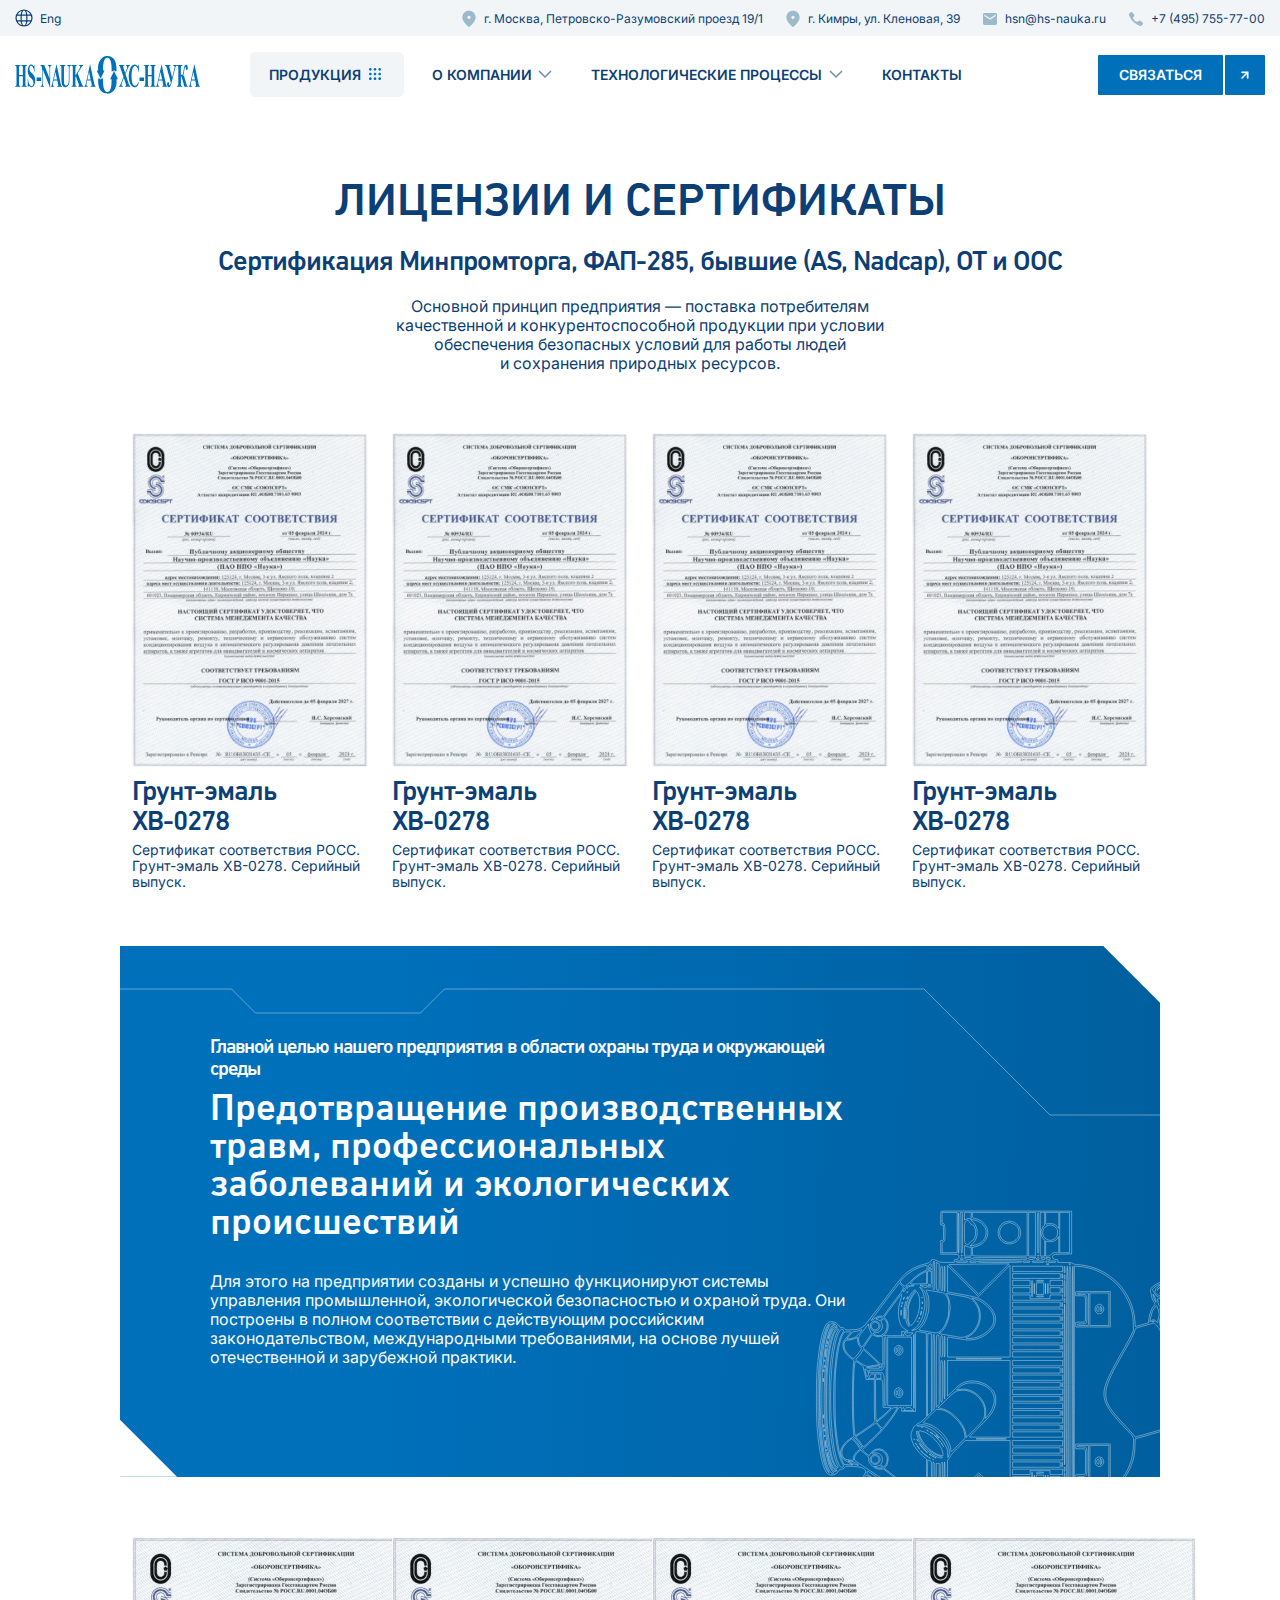
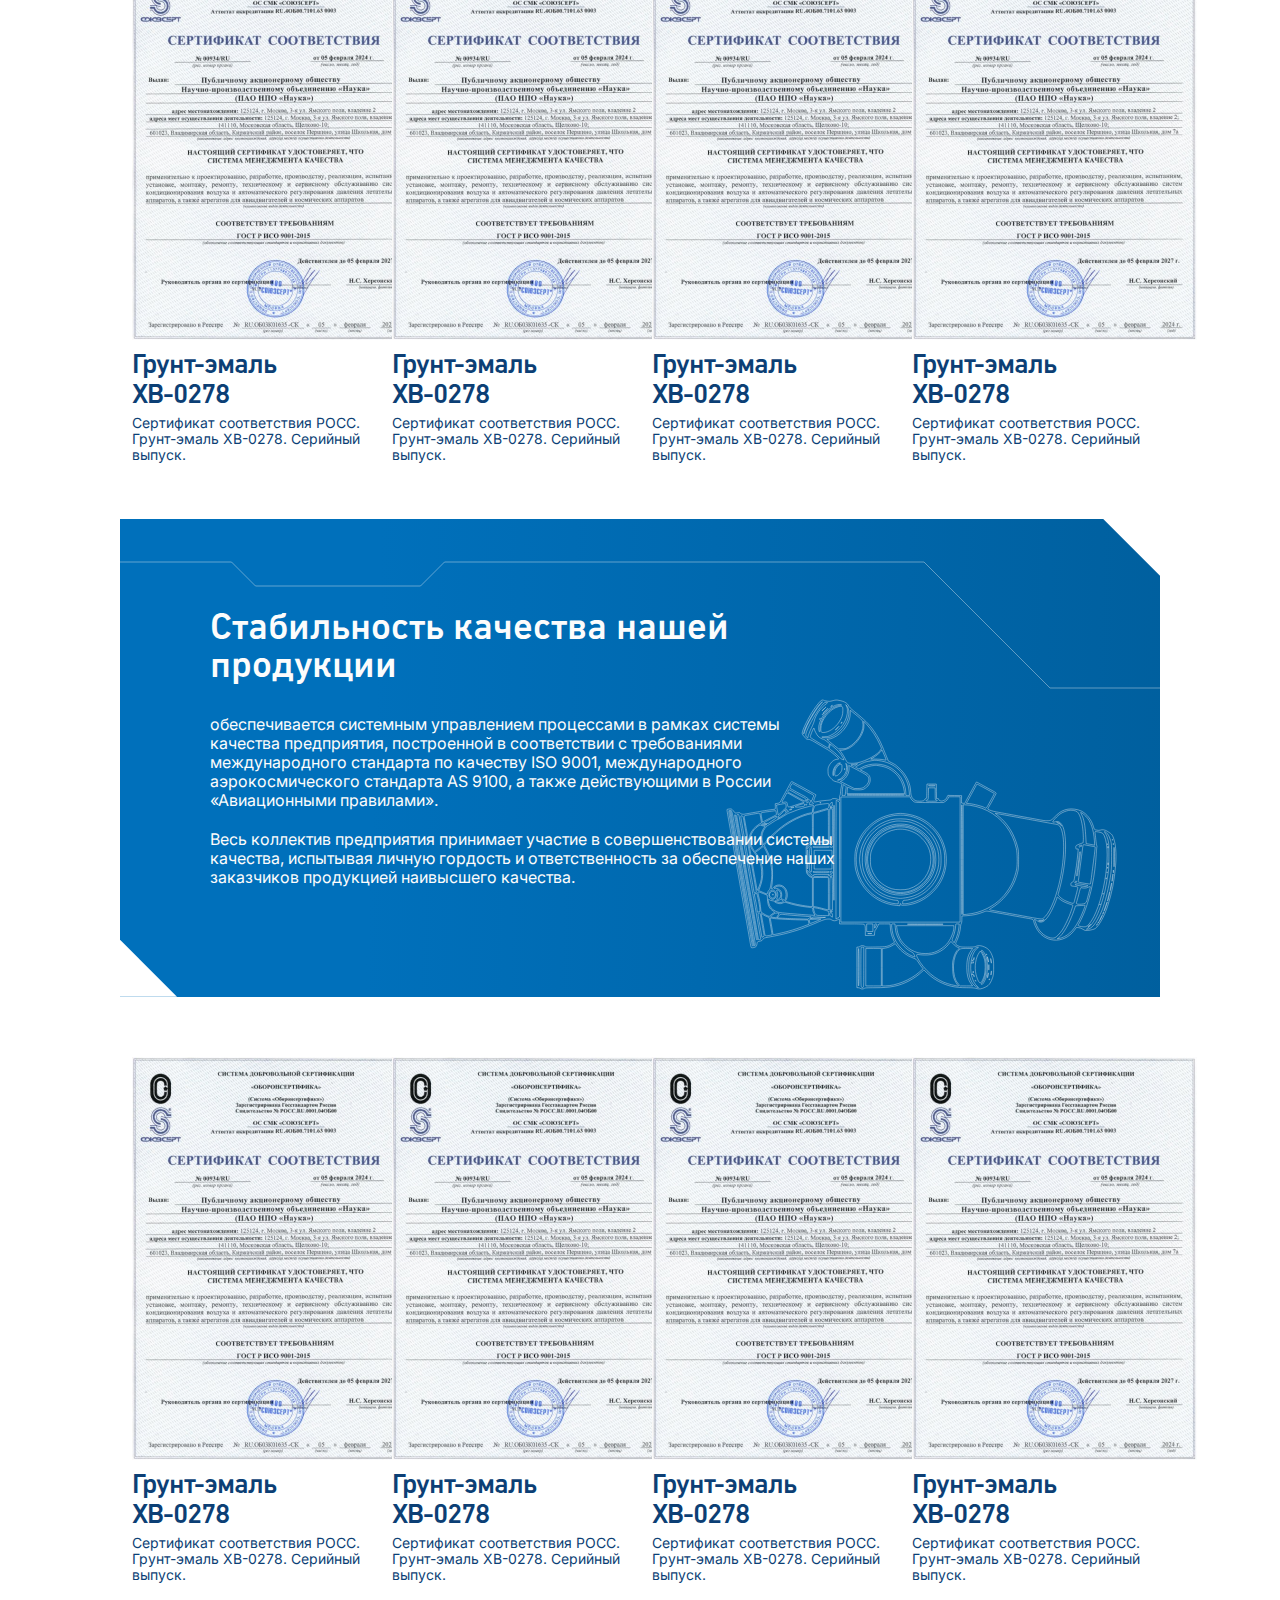
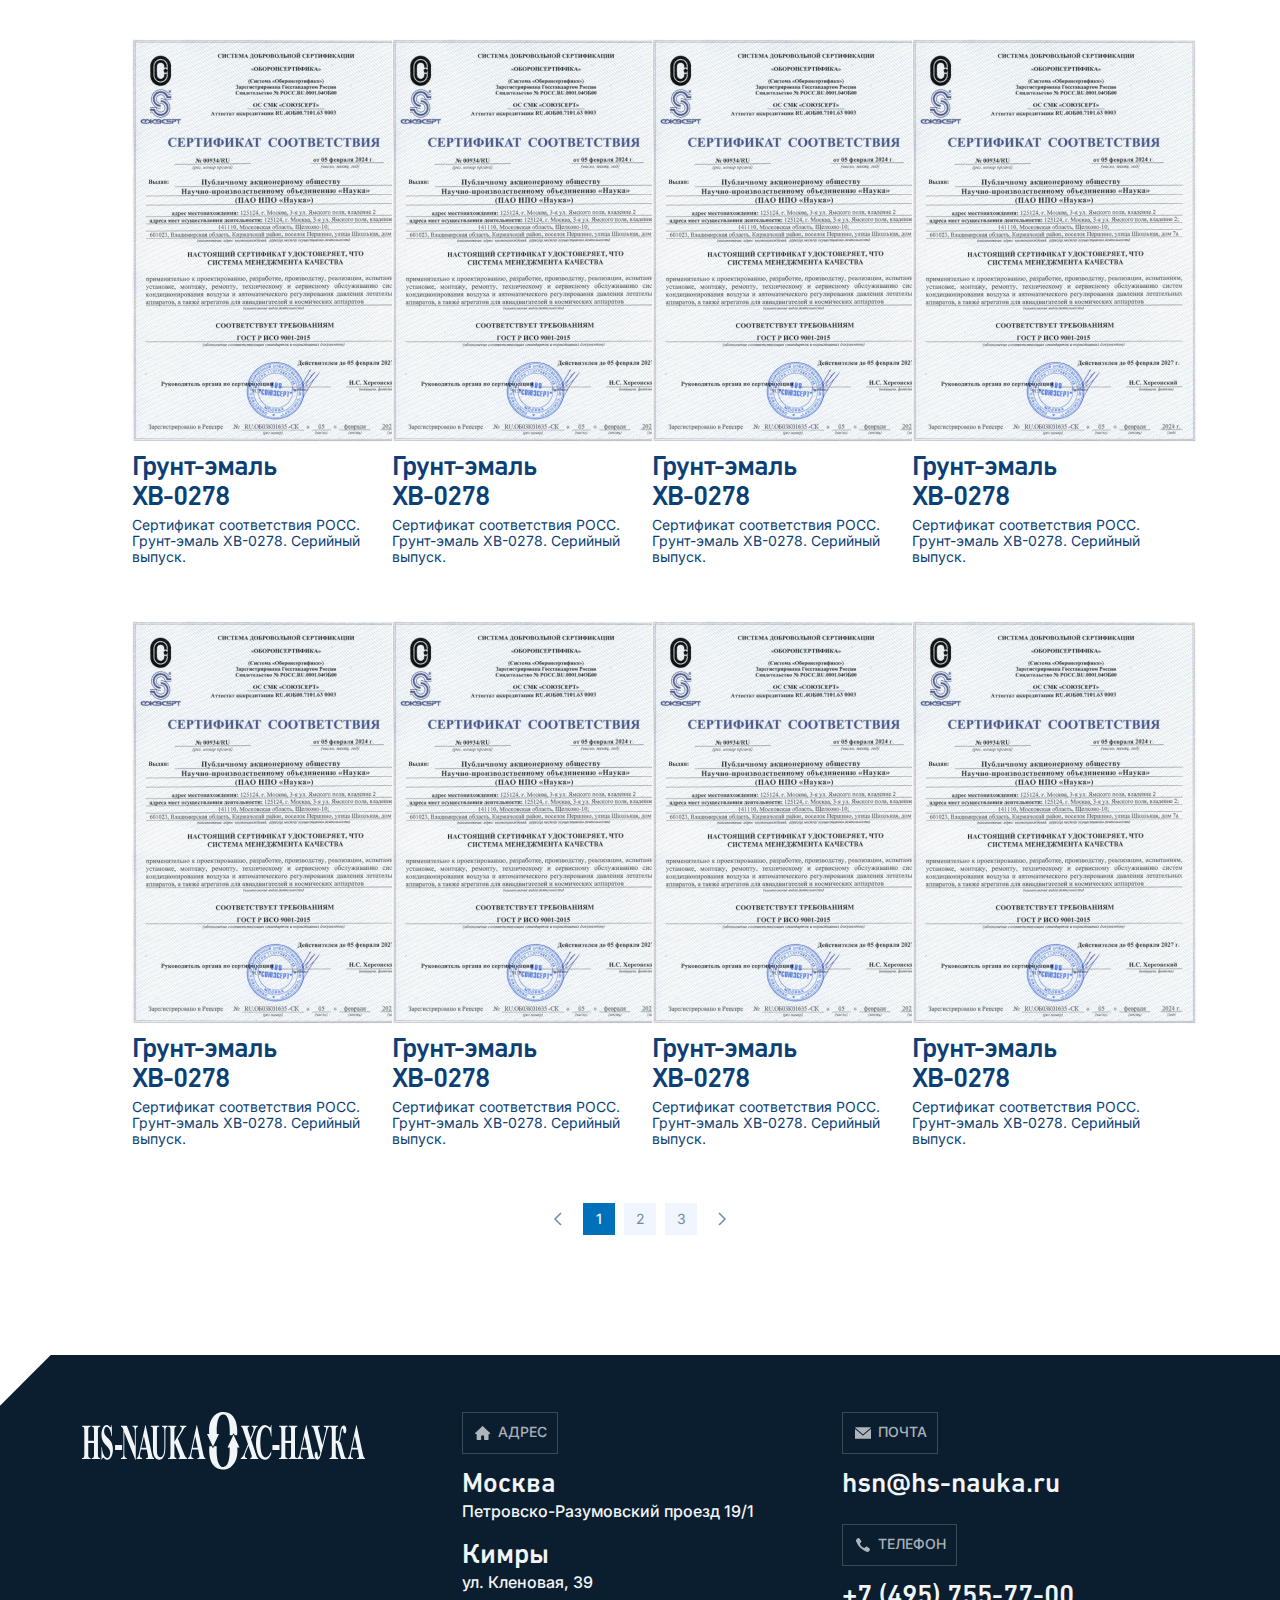
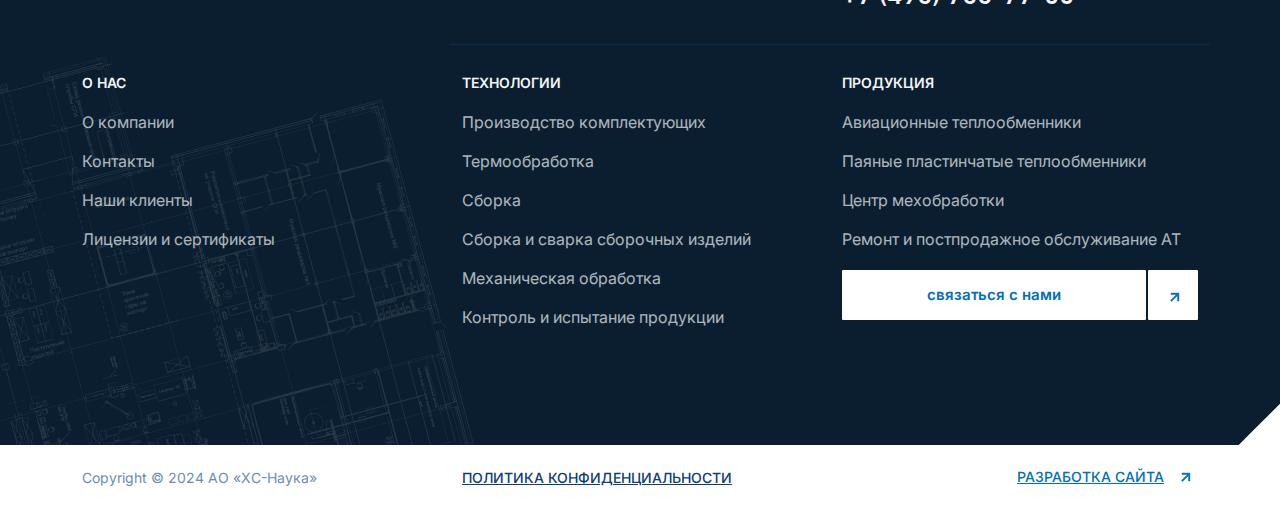
<file: license.html>
<!DOCTYPE html>
<html lang="en">
<head>
  <meta charset="UTF-8">
  <title>Title</title>
  <meta name="viewport" content="width=device-width, initial-scale=1" />
  <link rel="stylesheet"  href="css/swiper-bundle.min.css">
  <link rel="preconnect" href="https://fonts.googleapis.com">
  <link rel="preconnect" href="https://fonts.gstatic.com" crossorigin>
  <link href="https://fonts.googleapis.com/css2?family=Inter:ital,opsz,wght@0,14..32,100..900;1,14..32,100..900&family=Montserrat:ital,wght@0,100..900;1,100..900&display=swap" rel="stylesheet">
  <link rel="stylesheet" href="css/bootstrap.min.css">
  <link rel="stylesheet" href="css/fancybox.css">
  <link rel="stylesheet" href="css/main.css">
  <link rel="stylesheet" href="css/media.css">
</head>
<body class="license-page">
<header>
  <div class="top-bar">
    <div class="container-fluid d-flex justify-content-between align-items-center h-100">
      <div class="lang">
        <a href="#" class="text-decoration-none">
          <div class="lang-selected blue position-relative d-flex align-items-center">Eng</div>
        </a>
      </div>
      <div class="addresses d-flex">
        <div>
          <a href="#" class="blue text-decoration-none address-icon position-relative d-flex align-items-center">г. Москва, Петровско-Разумовский проезд 19/1</a>
        </div>
        <div>
          <a href="#"  class="blue text-decoration-none address-icon position-relative d-flex align-items-center">г. Кимры, ул. Кленовая, 39</a>
        </div>
        <div><a href="mailto:hsn@hs-nauka.ru" class="blue text-decoration-none mail-icon position-relative d-flex align-items-center">hsn@hs-nauka.ru</a></div>
        <div><a href="tel:+7 (495) 755-77-00"  class="blue text-decoration-none phone-icon position-relative d-flex align-items-center">+7 (495) 755-77-00</a></div>
      </div>
    </div>
  </div>
  <nav class="navbar navbar-expand-lg bg-body-tertiary justify-content-between">
    <div class="container-fluid ">
      <a class="navbar-brand" href="#"><img src="images/logo.svg" alt=""></a>
      <button class="navbar-toggler" type="button" data-bs-toggle="collapse" data-bs-target="#navbarSupportedContent" aria-controls="navbarSupportedContent" aria-expanded="false" aria-label="Toggle navigation">
        меню <span class="navbar-toggler-icon"></span>
      </button>
      <div class="collapse navbar-collapse" id="navbarSupportedContent">
        <div class="navbar-close  justify-content-end">
          <svg width="20" height="20" viewBox="0 0 20 20" fill="none" xmlns="http://www.w3.org/2000/svg">
            <path d="M16 4L4 16M4 4L16 16" stroke="#FCFCFC" stroke-width="2" stroke-linecap="round" stroke-linejoin="round"/>
          </svg>

        </div>
        <ul class="navbar-nav me-auto mb-2 mb-lg-0 align-items-center">
          <li class="nav-item dropdown">
            <a class="nav-link active dropdown-toggle d-flex production" href="#" role="button" data-bs-toggle="dropdown" aria-expanded="false">
              продукция
            </a>
            <ul class="dropdown-menu">
              <li><a class="dropdown-item" href="#">авиационные теплообменники</a></li>
              <li><a class="dropdown-item" href="#">ППТО</a></li>
              <li><a class="dropdown-item" href="#">Центр мехобработки</a></li>
              <li><a class="dropdown-item" href="#">Ремонт и постпродажное <br>обслуживание АТ</a></li>
            </ul>
          </li>
          <li class="nav-item dropdown">
            <a class="nav-link dropdown-toggle d-flex" href="#" role="button" data-bs-toggle="dropdown" aria-expanded="false">
              о компании
            </a>
            <ul class="dropdown-menu">
              <li><a class="dropdown-item" href="#">миссия</a></li>
              <li><a class="dropdown-item" href="#">история (планы и цели)</a></li>
              <li><a class="dropdown-item" href="#">лицензии и сертификаты. Сертификация Минпромторга, ФАП-285, бывшие (AS, Nadcap), ОТ и ООС</a></li>
              <li><a class="dropdown-item" href="#">Наши клиенты</a></li>
              <li><a class="dropdown-item" href="#">Отзывы</a></li>
            </ul>
          </li>
          <li class="nav-item dropdown">
            <a class="nav-link dropdown-toggle d-flex" href="#" role="button" data-bs-toggle="dropdown" aria-expanded="false">
              Технологические процессы
            </a>
            <ul class="dropdown-menu">
              <li><a class="dropdown-item" href="#">Слесарно сварочная работы</a></li>
              <li><a class="dropdown-item" href="#">Термообработка</a></li>
              <li><a class="dropdown-item" href="#">Электро-эрозионная резка</a></li>
              <li><a class="dropdown-item" href="#">Участок испытаний</a></li>
              <li><a class="dropdown-item" href="#">Вакуумная пайка</a></li>
              <li><a class="dropdown-item" href="#">Мехобработка</a></li>
            </ul>
          </li>
          <li class="nav-item">
            <a class="nav-link " >Контакты</a>
          </li>
        </ul>

      </div>
      <div class="lang d-none">
        <div class="lang-selected blue position-relative d-flex align-items-center">Eng</div>
      </div>
      <div class="contact-us">
        <a class="btn btn-primary btn-blue" data-bs-toggle="modal" href="#contactModal" role="button">связаться <span class="btn-arrow"></span></a>
      </div>
    </div>
  </nav>
</header>
<main>
  <section class="license">
    <div class="container">
      <div class="row">
        <div class="col-12">
          <h1 class="section-title text-center blue">лицензии и сертификаты</h1>
          <h4 class="blue text-center">Сертификация Минпромторга, ФАП-285, бывшие (AS, Nadcap), ОТ и ООС</h4>
          <p class="blue text-center w-50 m-auto">Основной принцип предприятия — поставка потребителям качественной и конкурентоспособной продукции при условии обеспечения безопасных условий для работы людей и сохранения природных ресурсов.</p>
        </div>
      </div>
      <div class="row license-list">
        <div class="col-3 license-item">
          <a href="images/license/l1.png" data-fancybox="gallery"><img src="images/license/l1.png" alt=""></a>
          <a href="images/license/l1.png" data-fancybox="gallery">  <h4>Грунт-эмаль ХВ-0278</h4></a>
          <p>Сертификат соответствия РОСС. Грунт-эмаль ХВ-0278. Серийный выпуск.</p>
        </div>
        <div class="col-3 license-item">
          <a href="images/license/l1.png" data-fancybox="gallery"><img src="images/license/l1.png" alt=""></a>
          <a href="images/license/l1.png" data-fancybox="gallery">  <h4>Грунт-эмаль ХВ-0278</h4></a>
          <p>Сертификат соответствия РОСС. Грунт-эмаль ХВ-0278. Серийный выпуск.</p>
        </div>
        <div class="col-3 license-item">
          <a href="images/license/l1.png" data-fancybox="gallery"><img src="images/license/l1.png" alt=""></a>
          <a href="images/license/l1.png" data-fancybox="gallery">  <h4>Грунт-эмаль ХВ-0278</h4></a>
          <p>Сертификат соответствия РОСС. Грунт-эмаль ХВ-0278. Серийный выпуск.</p>
        </div>
        <div class="col-3 license-item">
          <a href="images/license/l1.png" data-fancybox="gallery"><img src="images/license/l1.png" alt=""></a>
          <a href="images/license/l1.png" data-fancybox="gallery">  <h4>Грунт-эмаль ХВ-0278</h4></a>
          <p>Сертификат соответствия РОСС. Грунт-эмаль ХВ-0278. Серийный выпуск.</p>
        </div>
      </div>
    </div>
  </section>
  <section class="license-info">
    <div class="container position-relative">
      <div class="license-info-top position-absolute top-0 w-100"></div>
      <div class="row">
        <div class="col-9">
          <h4 class="">Главной целью нашего предприятия в области охраны труда и окружающей среды</h4>
          <h2>Предотвращение производственных травм, профессиональных заболеваний и экологических происшествий</h2>
          <p>Для этого на предприятии созданы и успешно функционируют системы управления промышленной, экологической безопасностью и охраной труда. Они построены в полном соответствии с действующим российским законодательством, международными требованиями, на основе лучшей отечественной и зарубежной практики.</p>
        </div>
      </div>
      <div class="license-info-bottom position-absolute bottom-0 w-100"></div>
    </div>

  </section>
  <section class="license">
    <div class="container">
      <div class="row license-list">
        <div class="col-3 license-item">
          <img src="images/license/l1.png" alt="">
          <h4>Грунт-эмаль ХВ-0278</h4>
          <p>Сертификат соответствия РОСС. Грунт-эмаль ХВ-0278. Серийный выпуск.</p>
        </div>
        <div class="col-3 license-item">
          <img src="images/license/l1.png" alt="">
          <h4>Грунт-эмаль ХВ-0278</h4>
          <p>Сертификат соответствия РОСС. Грунт-эмаль ХВ-0278. Серийный выпуск.</p>
        </div>
        <div class="col-3 license-item">
          <img src="images/license/l1.png" alt="">
          <h4>Грунт-эмаль ХВ-0278</h4>
          <p>Сертификат соответствия РОСС. Грунт-эмаль ХВ-0278. Серийный выпуск.</p>
        </div>
        <div class="col-3 license-item">
          <img src="images/license/l1.png" alt="">
          <h4>Грунт-эмаль ХВ-0278</h4>
          <p>Сертификат соответствия РОСС. Грунт-эмаль ХВ-0278. Серийный выпуск.</p>
        </div>
      </div>
    </div>
  </section>
  <section class="license-info">
    <div class="container position-relative">
      <div class="license-info-top position-absolute top-0 w-100"></div>

      <div class="row">
        <div class="col-9">
          <h2>Стабильность качества нашей продукции</h2>
            <p>обеспечивается системным управлением процессами в рамках системы качества предприятия, построенной в соответствии с требованиями международного стандарта по качеству ISO 9001, международного аэрокосмического стандарта AS 9100, а также действующими в России «Авиационными правилами».</p>
          <p>Весь коллектив предприятия принимает участие в совершенствовании системы качества, испытывая личную гордость и ответственность за обеспечение наших заказчиков продукцией наивысшего качества.</p>
        </div>
      </div>
      <div class="license-info-bottom position-absolute bottom-0 w-100"></div>

    </div>
  </section>
  <section class="license">
    <div class="container">
      <div class="row license-list">
        <div class="col-3 license-item">
          <img src="images/license/l1.png" alt="">
          <h4>Грунт-эмаль ХВ-0278</h4>
          <p>Сертификат соответствия РОСС. Грунт-эмаль ХВ-0278. Серийный выпуск.</p>
        </div>
        <div class="col-3 license-item">
          <img src="images/license/l1.png" alt="">
          <h4>Грунт-эмаль ХВ-0278</h4>
          <p>Сертификат соответствия РОСС. Грунт-эмаль ХВ-0278. Серийный выпуск.</p>
        </div>
        <div class="col-3 license-item">
          <img src="images/license/l1.png" alt="">
          <h4>Грунт-эмаль ХВ-0278</h4>
          <p>Сертификат соответствия РОСС. Грунт-эмаль ХВ-0278. Серийный выпуск.</p>
        </div>
        <div class="col-3 license-item">
          <img src="images/license/l1.png" alt="">
          <h4>Грунт-эмаль ХВ-0278</h4>
          <p>Сертификат соответствия РОСС. Грунт-эмаль ХВ-0278. Серийный выпуск.</p>
        </div>
        <div class="col-3 license-item">
          <img src="images/license/l1.png" alt="">
          <h4>Грунт-эмаль ХВ-0278</h4>
          <p>Сертификат соответствия РОСС. Грунт-эмаль ХВ-0278. Серийный выпуск.</p>
        </div>
        <div class="col-3 license-item">
          <img src="images/license/l1.png" alt="">
          <h4>Грунт-эмаль ХВ-0278</h4>
          <p>Сертификат соответствия РОСС. Грунт-эмаль ХВ-0278. Серийный выпуск.</p>
        </div>
        <div class="col-3 license-item">
          <img src="images/license/l1.png" alt="">
          <h4>Грунт-эмаль ХВ-0278</h4>
          <p>Сертификат соответствия РОСС. Грунт-эмаль ХВ-0278. Серийный выпуск.</p>
        </div>
        <div class="col-3 license-item">
          <img src="images/license/l1.png" alt="">
          <h4>Грунт-эмаль ХВ-0278</h4>
          <p>Сертификат соответствия РОСС. Грунт-эмаль ХВ-0278. Серийный выпуск.</p>
        </div>
        <div class="col-3 license-item">
          <img src="images/license/l1.png" alt="">
          <h4>Грунт-эмаль ХВ-0278</h4>
          <p>Сертификат соответствия РОСС. Грунт-эмаль ХВ-0278. Серийный выпуск.</p>
        </div>
        <div class="col-3 license-item">
          <img src="images/license/l1.png" alt="">
          <h4>Грунт-эмаль ХВ-0278</h4>
          <p>Сертификат соответствия РОСС. Грунт-эмаль ХВ-0278. Серийный выпуск.</p>
        </div>
        <div class="col-3 license-item">
          <img src="images/license/l1.png" alt="">
          <h4>Грунт-эмаль ХВ-0278</h4>
          <p>Сертификат соответствия РОСС. Грунт-эмаль ХВ-0278. Серийный выпуск.</p>
        </div>
        <div class="col-3 license-item">
          <img src="images/license/l1.png" alt="">
          <h4>Грунт-эмаль ХВ-0278</h4>
          <p>Сертификат соответствия РОСС. Грунт-эмаль ХВ-0278. Серийный выпуск.</p>
        </div>

        <nav aria-label="Page navigation example" class="w-100">
          <ul class="pagination justify-content-center">
            <li class="page-item disabled">
              <a class="page-link"><svg xmlns="http://www.w3.org/2000/svg" width="20" height="20" viewBox="0 0 20 20" fill="none">
                <path d="M13 16L7 10L13 4" stroke="#6D8CAC" stroke-width="1.5"/>
              </svg></a>
            </li>
            <li class="page-item"><a class="page-link active" href="#">1</a></li>
            <li class="page-item"><a class="page-link" href="#">2</a></li>
            <li class="page-item"><a class="page-link" href="#">3</a></li>
            <li class="page-item">
              <a class="page-link bg-transparent" href="#"><svg xmlns="http://www.w3.org/2000/svg" width="20" height="20" viewBox="0 0 20 20" fill="none">
                <path d="M7 4L13 10L7 16" stroke="#6D8CAC" stroke-width="1.5"/>
              </svg></a>
            </li>
          </ul>
        </nav>

      </div>
    </div>
  </section>
</main>
<footer>
  <div class="footer-top">
    <div class="container">
      <div class="row">
        <div class="col footer-top-logo">
          <a href="#" class="footer-logo">
            <img src="images/logo-white.svg" alt="">
          </a>
        </div>
        <div class="col">
          <h5 class="sub-title dark text-uppercase"><svg width="20" height="20" viewBox="0 0 20 20" fill="none" xmlns="http://www.w3.org/2000/svg">
            <path fill-rule="evenodd" clip-rule="evenodd" d="M16.7239 10.9375C17.1723 10.9375 17.394 10.3927 17.073 10.0796L9.96189 3.14186C9.76767 2.95238 9.45778 2.95239 9.26356 3.14187L2.15272 10.0796C1.83175 10.3927 2.05346 10.9375 2.50189 10.9375H3.18554C3.46168 10.9375 3.68554 11.1613 3.68554 11.4375V16.3761C3.68554 16.6523 3.90939 16.8761 4.18554 16.8761H6.64748H7.62845C7.90459 16.8761 8.12845 16.6523 8.12845 16.3761V13.1208C8.12845 12.8447 8.35231 12.6208 8.62845 12.6208H10.5904C10.8665 12.6208 11.0904 12.8447 11.0904 13.1208V16.3761C11.0904 16.6523 11.3142 16.8761 11.5904 16.8761H12.5714H15.0333C15.3094 16.8761 15.5333 16.6523 15.5333 16.3761V11.4375C15.5333 11.1613 15.7572 10.9375 16.0333 10.9375H16.7239Z" fill="#F2F5F7" fill-opacity="0.7"/>
          </svg>
            Адрес</h5>
          <div class="footer-address">
            <h2>Москва</h2>
            <p>Петровско-Разумовский проезд 19/1</p>
          </div>
          <div class="footer-address">
            <h2>Кимры</h2>
            <p>ул. Кленовая, 39</p>
          </div>
        </div>
        <div class="col">
          <h5 class="sub-title dark text-uppercase"><svg width="20" height="20" viewBox="0 0 20 20" fill="none" xmlns="http://www.w3.org/2000/svg">
            <path fill-rule="evenodd" clip-rule="evenodd" d="M17.5079 4.28589C17.7866 4.28589 17.9147 4.63278 17.7029 4.8139L10.1996 11.2295C10.0873 11.3254 9.9219 11.3254 9.80965 11.2295L2.30634 4.8139C2.09451 4.63278 2.2226 4.28589 2.5013 4.28589H17.5079ZM9.80756 12.3814C9.9183 12.4725 10.078 12.4725 10.1888 12.3814L17.5094 6.35878C17.7051 6.19775 18 6.33699 18 6.59046V15.4146C18 15.5803 17.8657 15.7146 17.7 15.7146H2.3C2.13431 15.7146 2 15.5803 2 15.4146V6.59349C2 6.34002 2.29486 6.20078 2.4906 6.36181L9.80756 12.3814Z" fill="#F2F5F7" fill-opacity="0.7"/>
          </svg>
            Почта</h5>
          <div class="footer-address">
            <h2>hsn@hs-nauka.ru</h2>
          </div>
          <h5 class="sub-title dark text-uppercase"><svg width="20" height="20" viewBox="0 0 20 20" fill="none" xmlns="http://www.w3.org/2000/svg">
            <path d="M16.7953 13.8979C16.8412 13.9697 16.9056 14.0946 16.9331 14.1756C16.9928 14.3421 17.0181 14.6035 16.9859 14.7539C16.94 14.9737 16.7769 15.2489 16.3359 15.8458C16.0694 16.2044 15.5916 16.6971 15.3987 16.8128C14.9416 17.0811 14.5534 17.0649 13.6599 16.7388C12.1277 16.1789 10.6508 15.36 9.22661 14.2843C6.50001 12.2254 4.51541 9.63212 3.18543 6.38418C3.01545 5.97008 2.98789 5.8359 3.00396 5.51204C3.02235 5.11877 3.14406 4.82036 3.46105 4.39934C3.8125 3.93435 4.63486 3.26811 5.07356 3.09692C5.48936 2.93495 5.86603 2.97662 6.16005 3.21718C6.32316 3.35371 7.1409 4.36233 7.46938 4.83424C7.71745 5.1928 8.0597 5.748 8.19064 6.00248C8.36063 6.3379 8.39047 6.67102 8.28022 6.99722C8.19293 7.25401 8.11714 7.3396 7.64852 7.71434C7.40966 7.90867 7.19373 8.08682 7.17304 8.10992C7.15239 8.1354 7.10645 8.21635 7.07198 8.29268C6.93188 8.59574 7.01687 9.00985 7.35222 9.68765C7.61181 10.2151 7.94025 10.6824 8.42265 11.2122C8.83154 11.6633 9.36442 12.119 9.78018 12.3734C10.3154 12.7019 11.0114 12.9518 11.395 12.9541C11.5604 12.9541 11.7947 12.887 11.9141 12.8037C11.9624 12.7714 12.1438 12.5655 12.3207 12.3457C12.7594 11.7974 12.8973 11.6748 13.1591 11.6008C13.4026 11.5291 13.7311 11.6054 14.1744 11.8344C14.9508 12.2346 16.5059 13.4584 16.7953 13.8979Z" fill="#F2F5F7" fill-opacity="0.7"/>
          </svg>
            телефон</h5>
          <div class="footer-address">
            <h2>+7 (495) 755-77-00</h2>

          </div>
        </div>
      </div>
    </div>
    <div class="container footer-bottom">
      <div class="row">
        <div class="col">
          <h4>О нас</h4>
          <ul class="footer-menu">
            <li><a href="">О компании</a></li>
            <li><a href="">Контакты</a></li>
            <li><a href="">Наши клиенты</a></li>
            <li><a href="">Лицензии и сертификаты</a></li>
          </ul>
        </div>
        <div class="col">
          <h4>технологии</h4>
          <ul class="footer-menu">
            <li><a href="">Производство комплектующих</a></li>
            <li><a href="">Термообработка</a></li>
            <li><a href="">Сборка</a></li>
            <li><a href="">Сборка и сварка сборочных изделий</a></li>
            <li><a href="">Механическая обработка</a></li>
            <li><a href="">Контроль и испытание продукции</a></li>
          </ul>
        </div>
        <div class="col">
          <h4>Продукция</h4>
          <ul class="footer-menu">
            <li><a href="">Авиационные теплообменники</a></li>
            <li><a href="">Паяные пластинчатые теплообменники</a></li>
            <li><a href="">Центр мехобработки</a></li>
            <li><a href="">Ремонт и постпродажное обслуживание АТ</a></li>
          </ul>
          <a href="" class="btn btn-secondary">связаться с нами <span class="btn-arrow"></span></a>
        </div>
      </div>
    </div>
  </div>
  <div class="copyright">
    <div class="container">
      <div class="row">
        <div class="col-md-4 align-items-center d-flex">
          <p>Copyright © 2024 АО «ХC-Наука»</p>
        </div>
        <div class="col-md-4">
          <a href="" class="blue">Политика конфиденциальности</a>
        </div>
        <div class="col-md-4 justify-content-end d-flex">
          <a href="" class="light-blue ">Разработка сайта <svg width="24" height="24" viewBox="0 0 24 24" fill="none" xmlns="http://www.w3.org/2000/svg">
            <path d="M8.50088 16.5L7.50089 15.5L13.5009 9.50008L8.00089 9.50008L8.00089 8.08009H15.9208V16L14.5008 16V10.5001L8.50088 16.5Z" fill="#0070BB" stroke="#0070BB" stroke-width="0.5"/>
          </svg>
          </a>
        </div>
      </div>
    </div>
  </div>

</footer>
<div class="fixed-mobile-menu">
  <nav class="navbar navbar-light navbar-expand    fixed-bottom d-md-none d-lg-none d-xl-none "
  >
    <ul class="nav nav-justified w-100" id="myTab" role="tablist">
      <li class="nav-item" role="presentation">
        <a href="#" class="nav-link active text-decoration-none" id="home-tab" data-bs-toggle="tab" data-bs-target="#home" type="button"
           role="tab" aria-controls="home" aria-selected="true">
                    <span><svg width="20" height="20" viewBox="0 0 20 20" fill="none" xmlns="http://www.w3.org/2000/svg">
<path d="M6.66667 5.33333C6.66667 6.06971 6.06971 6.66667 5.33333 6.66667C4.59695 6.66667 4 6.06971 4 5.33333C4 4.59695 4.59695 4 5.33333 4C6.06971 4 6.66667 4.59695 6.66667 5.33333Z" fill="#6D8CAC"/>
<path d="M6.66667 10C6.66667 10.7364 6.06971 11.3333 5.33333 11.3333C4.59695 11.3333 4 10.7364 4 10C4 9.26362 4.59695 8.66667 5.33333 8.66667C6.06971 8.66667 6.66667 9.26362 6.66667 10Z" fill="#6D8CAC"/>
<path d="M6.66667 14.6667C6.66667 15.403 6.06971 16 5.33333 16C4.59695 16 4 15.403 4 14.6667C4 13.9303 4.59695 13.3333 5.33333 13.3333C6.06971 13.3333 6.66667 13.9303 6.66667 14.6667Z" fill="#6D8CAC"/>
<path d="M11.3333 5.33333C11.3333 6.06971 10.7364 6.66667 10 6.66667C9.26362 6.66667 8.66667 6.06971 8.66667 5.33333C8.66667 4.59695 9.26362 4 10 4C10.7364 4 11.3333 4.59695 11.3333 5.33333Z" fill="#6D8CAC"/>
<path d="M11.3333 10C11.3333 10.7364 10.7364 11.3333 10 11.3333C9.26362 11.3333 8.66667 10.7364 8.66667 10C8.66667 9.26362 9.26362 8.66667 10 8.66667C10.7364 8.66667 11.3333 9.26362 11.3333 10Z" fill="#6D8CAC"/>
<path d="M11.3333 14.6667C11.3333 15.403 10.7364 16 10 16C9.26362 16 8.66667 15.403 8.66667 14.6667C8.66667 13.9303 9.26362 13.3333 10 13.3333C10.7364 13.3333 11.3333 13.9303 11.3333 14.6667Z" fill="#6D8CAC"/>
<path d="M16 5.33333C16 6.06971 15.403 6.66667 14.6667 6.66667C13.9303 6.66667 13.3333 6.06971 13.3333 5.33333C13.3333 4.59695 13.9303 4 14.6667 4C15.403 4 16 4.59695 16 5.33333Z" fill="#6D8CAC"/>
<path d="M16 10C16 10.7364 15.403 11.3333 14.6667 11.3333C13.9303 11.3333 13.3333 10.7364 13.3333 10C13.3333 9.26362 13.9303 8.66667 14.6667 8.66667C15.403 8.66667 16 9.26362 16 10Z" fill="#6D8CAC"/>
<path d="M16 14.6667C16 15.403 15.403 16 14.6667 16C13.9303 16 13.3333 15.403 13.3333 14.6667C13.3333 13.9303 13.9303 13.3333 14.6667 13.3333C15.403 13.3333 16 13.9303 16 14.6667Z" fill="#6D8CAC"/>
</svg>
</span>
          Продукция
        </a>
      </li>
      <li class="nav-item" role="presentation">
        <a href class="nav-link text-decoration-none" id="notes-tab" data-bs-toggle="tab" data-bs-target="#notes" type="button"
           role="tab" aria-controls="intro" aria-selected="true">
                    <span><svg width="20" height="20" viewBox="0 0 20 20" fill="none" xmlns="http://www.w3.org/2000/svg">
<path d="M14.6533 6.49414C14.585 6.36068 14.5085 6.2207 14.4238 6.07422L12.5 7.99805L12.002 7.5L13.9258 5.57617C13.776 5.48503 13.6361 5.4069 13.5059 5.3418C13.3757 5.27669 13.2406 5.21647 13.1006 5.16113C12.9606 5.10579 12.8174 5.0651 12.6709 5.03906C12.5244 5.01302 12.3633 5 12.1875 5C11.9271 5.00326 11.6781 5.03743 11.4404 5.10254C11.2028 5.16764 10.9798 5.26204 10.7715 5.38574C10.5632 5.50944 10.3727 5.65592 10.2002 5.8252C10.0277 5.99447 9.87956 6.1849 9.75586 6.39648C9.63216 6.60807 9.53776 6.83268 9.47266 7.07031C9.40755 7.30794 9.375 7.55534 9.375 7.8125C9.375 7.89063 9.37826 7.96712 9.38477 8.04199C9.39128 8.11686 9.40104 8.19173 9.41406 8.2666L5.47852 12.2021C5.32227 12.3617 5.20345 12.5407 5.12207 12.7393C5.04069 12.9378 5 13.1462 5 13.3643C5 13.5889 5.04395 13.8005 5.13184 13.999C5.21973 14.1976 5.33691 14.3717 5.4834 14.5215C5.62988 14.6712 5.80241 14.7884 6.00098 14.873C6.19954 14.9577 6.41113 15 6.63574 15C6.8571 15 7.06706 14.9593 7.26562 14.8779C7.46419 14.7965 7.6416 14.6777 7.79785 14.5215L11.7334 10.5859C11.8115 10.599 11.888 10.6087 11.9629 10.6152C12.0378 10.6217 12.1126 10.625 12.1875 10.625C12.4479 10.6217 12.6969 10.5876 12.9346 10.5225C13.1722 10.4574 13.3952 10.363 13.6035 10.2393C13.8118 10.1156 14.0023 9.96908 14.1748 9.7998C14.3473 9.63053 14.4954 9.4401 14.6191 9.22852C14.7428 9.01693 14.8372 8.79232 14.9023 8.55469C14.9674 8.31706 15 8.06966 15 7.8125C14.9935 7.63346 14.9788 7.4707 14.9561 7.32422C14.9333 7.17773 14.8942 7.03613 14.8389 6.89941C14.7835 6.7627 14.7217 6.6276 14.6533 6.49414Z" fill="#6D8CAC"/>
</svg></span>
          Технологии
        </a>
      </li>
      <li class="nav-item" role="presentation">
        <a href="" class="nav-link text-decoration-none" id="project-tab" data-bs-toggle="tab" data-bs-target="#project" type="button"
           role="tab" aria-controls="profile" aria-selected="false">
                    <span><svg width="20" height="20" viewBox="0 0 20 20" fill="none" xmlns="http://www.w3.org/2000/svg">
<path d="M7.11266 13.7125L6.2877 12.8875L11.2374 7.93779L6.70018 7.93779V6.76634H13.2338V13.3L12.0624 13.3L12.0624 8.76274L7.11266 13.7125Z" fill="#6D8CAC" stroke="6D8CAC" stroke-width="1"/>
</svg>
</span>
          Связаться
        </a>
      <li class="nav-item" role="presentation">
        <button class="nav-link" id="sidebarCollapse" type="button"
        >
                    <span><svg width="20" height="20" viewBox="0 0 20 20" fill="none" xmlns="http://www.w3.org/2000/svg">
<path d="M3.33333 15H16.6667C17.125 15 17.5 14.625 17.5 14.1667C17.5 13.7083 17.125 13.3333 16.6667 13.3333H3.33333C2.875 13.3333 2.5 13.7083 2.5 14.1667C2.5 14.625 2.875 15 3.33333 15ZM3.33333 10.8333H16.6667C17.125 10.8333 17.5 10.4583 17.5 10C17.5 9.54167 17.125 9.16667 16.6667 9.16667H3.33333C2.875 9.16667 2.5 9.54167 2.5 10C2.5 10.4583 2.875 10.8333 3.33333 10.8333ZM2.5 5.83333C2.5 6.29167 2.875 6.66667 3.33333 6.66667H16.6667C17.125 6.66667 17.5 6.29167 17.5 5.83333C17.5 5.375 17.125 5 16.6667 5H3.33333C2.875 5 2.5 5.375 2.5 5.83333Z" fill="#0C3F75"/>
</svg>
</span>
          Меню
        </button>
      </li>
    </ul>
  </nav>
  <div class="sidebar-overlay"></div>
  <nav id="sidebar">
    <div class="sidebar-header d-flex justify-content-between">
      <a href=""><img src="images/logo-white.svg" alt=""></a>
      <a href="" class="menu-close"><svg width="20" height="20" viewBox="0 0 20 20" fill="none" xmlns="http://www.w3.org/2000/svg">
        <path d="M16 4L4 16M4 4L16 16" stroke="#FCFCFC" stroke-width="2" stroke-linecap="round" stroke-linejoin="round"/>
      </svg>
      </a>
    </div>

    <ul class="list-unstyled components">
      <p>О КОМПАНИИ</p>
      <li class="active">
        <ul class=" list-unstyled" id="homeSubmenu">
          <li>
            <a href="#">миссия</a>
          </li>
          <li>
            <a href="#">история (планы и цели)</a>
          </li>
          <li>
            <a href="#">лицензии и сертификаты. Сертификация Минпромторга, ФАП-285, бывшие (AS, Nadcap), ОТ и ООС</a>
          </li>
          <li>
            <a href="#">Наши клиенты</a>
          </li>
          <li>
            <a href="#">Отзывы</a>
          </li>
        </ul>
      </li>
      <li>
        <a href="#">КОНТАКТЫ</a>
      </li>
      <li>
        <a href="#">БЛОГ</a>
      </li>
    </ul>
    <div class='nav-addresses'>
      <div class="">
        <a href="#" class="text-decoration-none">
          <h4>г. Москва</h4>
          <p>Петровско-Разумовский проезд 19/1</p>
        </a>
        <a href="#" class="text-decoration-none">
          <h4>г. Кимры</h4>
          <p>ул. Кленовая, 39</p>
        </a>
      </div>
      <div class>
        <a href="mailto:hsn@hs-nauka.ru" class="text-decoration-none">
          <h4>hsn@hs-nauka.ru</h4>
        </a>
      </div>
      <div class>
        <a href="tel:+7 (495) 755-77-00" class="text-decoration-none">
          <h4>+7 (495) 755-77-00</h4>
        </a>

      </div>
    </div>
    <div class="contacts d-flex justify-content-between">
      <div class="lang">
        <a href="#" class="lang-selected text-decoration-none blue position-relative d-flex align-items-center">Eng</a>
      </div>
      <div class="contact-us">
        <a class="btn btn-primary btn-blue" data-bs-toggle="modal" href="#contactModal" role="button">связаться <span class="btn-arrow"></span></a>
      </div>
    </div>


  </nav>
</div>
<div class="modal fade" id="features1" aria-hidden="true" aria-labelledby="exampleModalToggleLabel" tabindex="-1">
  <div class="modal-dialog modal-dialog-centered">
    <button type="button" class="btn-close" data-bs-dismiss="modal" aria-label="Close"></button>

    <div class="modal-content">
      <div class="modal-header">
        <h4 class="modal-title blue" id="exampleModalToggleLabel">Центр передового опыта по производству теплообменников</h4>
      </div>
      <div class="modal-body">
        <p class="blue">25 лет успешной работы на рынке позволили компании стать одним из мировых центров по производству авиационных теплообменников. Важным этапом в развитии компании стал ввод в эксплуатацию в 2011 году научно-производственного комплекса в г. Кимры Тверской области, созданного с целью обеспечения серийных поставок по программам Boeing 787, Airbus 380, расширения номенклатуры выпускаемой продукции, удовлетворения растущих потребностей российского авиационного рынка.

          Открытая в конце 2017 года вторая очередь производственного комплекса позволит выпускать самые большие в мире авиационные теплообменники уникальной конструкции, которые эксплуатируются на самолетах корпорации Boeing семейств 767, 777, 787. Для реализации этого проекта с Минпромторгом был заключен специальный инвестиционный контракт (СПИК), первый в авиационной промышленности России.  
          <br><br>
          Комплекс сертифицирован на серебряный и золотой уровни международного стандарта по энергоэффективности LEED, оснащен современным оборудованием и использует методы бережливого производства (Lean Manufacturing).</p>
      </div>
      <div class="modal-footer">
        <button type="button" class=" btn btn-primary" data-bs-dismiss="modal" aria-label="Close">Закрыть <span class="close-icon"></span></button>

      </div>
    </div>
  </div>
</div>
<div class="modal modal-contact fade" id="contactModal" aria-hidden="true" aria-labelledby="exampleModalToggleLabel" tabindex="-1">
  <div class="modal-dialog modal-dialog-centered">
    <button type="button" class="btn-close" data-bs-dismiss="modal" aria-label="Close"></button>

    <div class="modal-content">
      <div class="modal-header text-center">
        <h2 class="modal-title blue text-center" >Заголовок</h2>
      </div>
      <div class="modal-body">
        <p class="blue text-center">Здесь описание</p>
        <form action="" class="needs-validation" novalidate>
          <div class="input-group mb-3">
            <input type="text" class="form-control" placeholder="Имя" aria-label="name" aria-describedby="basic-addon1">
            <div class="invalid-feedback">
              Не заполнено
            </div>
          </div>

          <div class="input-group mb-3">
            <input type="email" class="form-control is-invalid" placeholder="E-mail" aria-label="E-mail" aria-describedby="basic-addon2">
            <div class="invalid-feedback">
              Не заполнено
            </div>
          </div>

          <div class="input-group mb-3">
            <input type="tel" class="form-control"  placeholder="+7 777 777 777" aria-describedby="basic-addon3">
            <div class="invalid-feedback">
              Не заполнено
            </div>
          </div>
          <div class="form-check">
            <input class="form-check-input" type="checkbox" value="" id="">
            <label class="form-check-label blue" for="flexCheckDefault">
              Я согласен на обработку <a href=""> персональных данных</a>
            </label>
          </div>
        </form>
      </div>
      <div class="modal-footer">
        <button type="button" class=" btn btn-primary" >отправить <span class="btn-arrow"></span></button>

      </div>
    </div>
  </div>
</div>

<script src="js/jquery-3.7.1.min.js"></script>
<script src="js/bootstrap.bundle.min.js"></script>
<script src="js/swiper-bundle.min.js"></script>
<script src="js/fancybox.umd.js"></script>
<script src="js/main.js"></script>
</body>
</html>
</file>
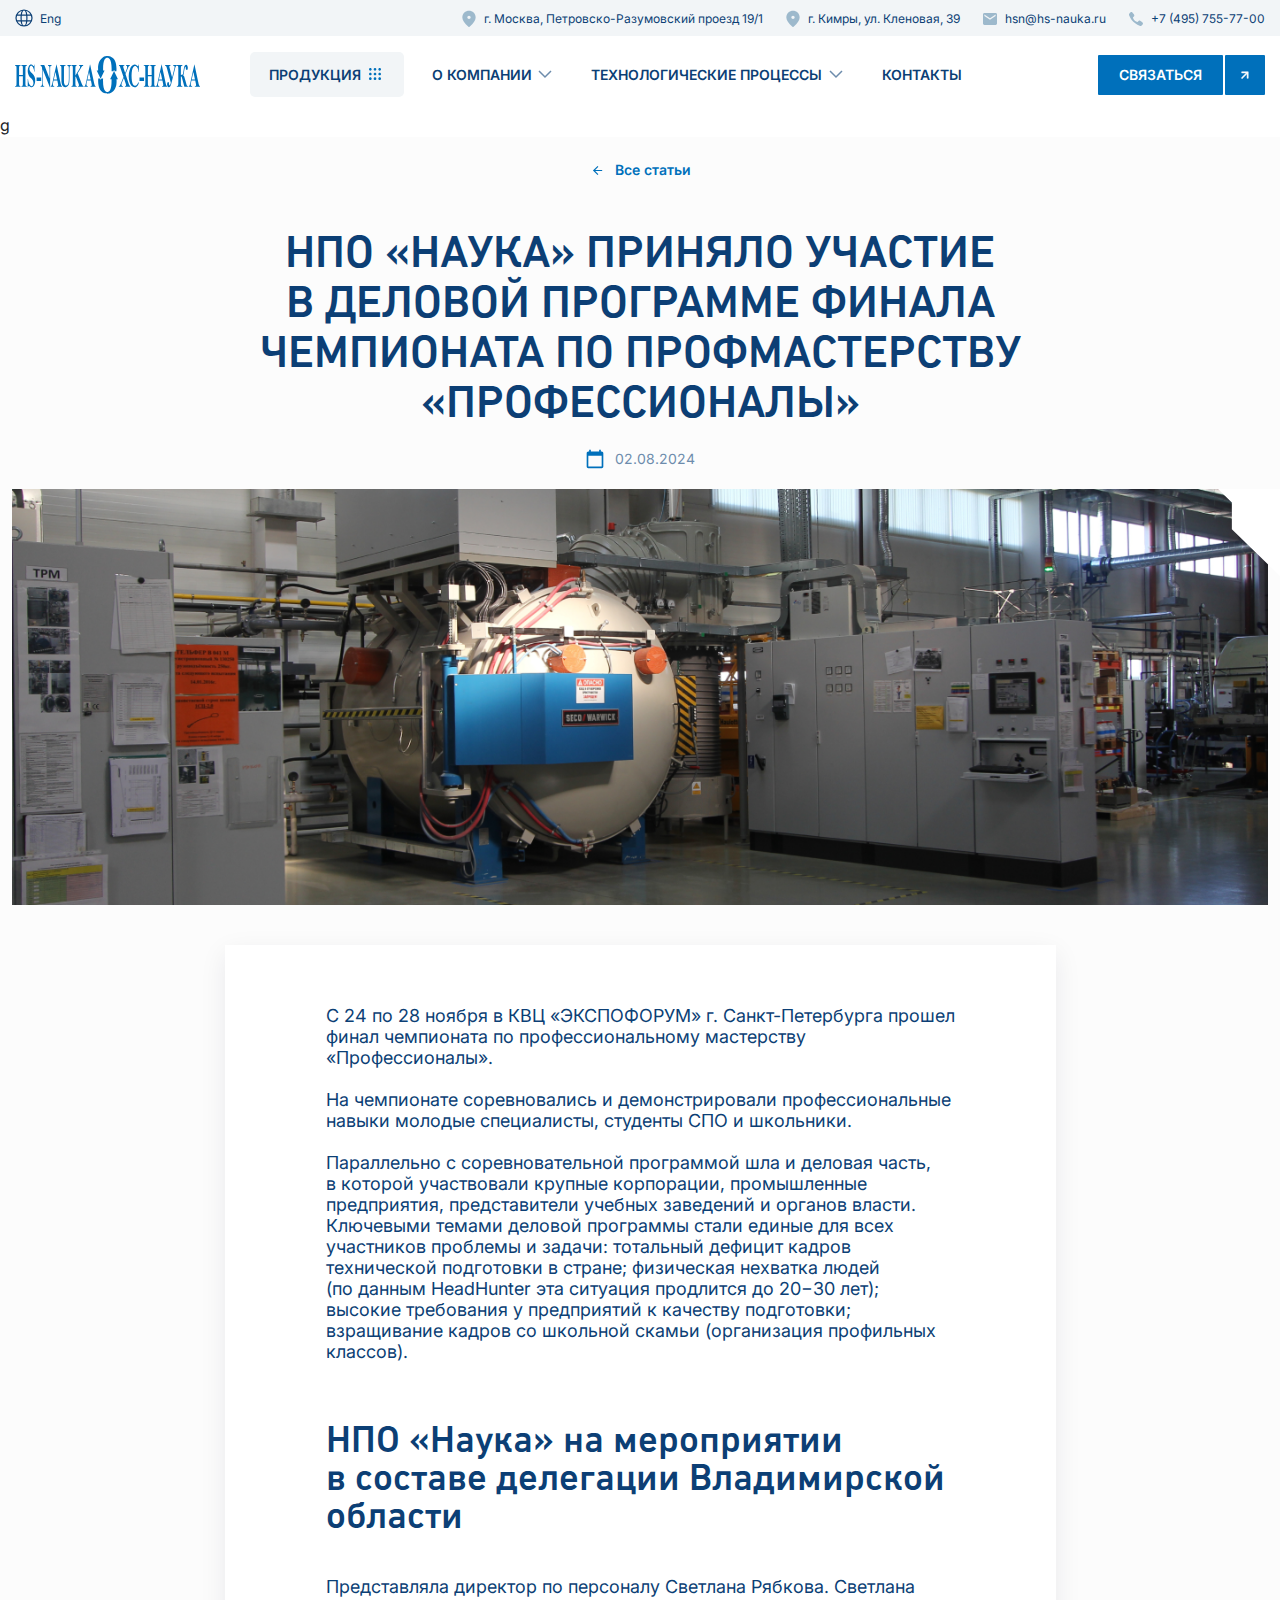
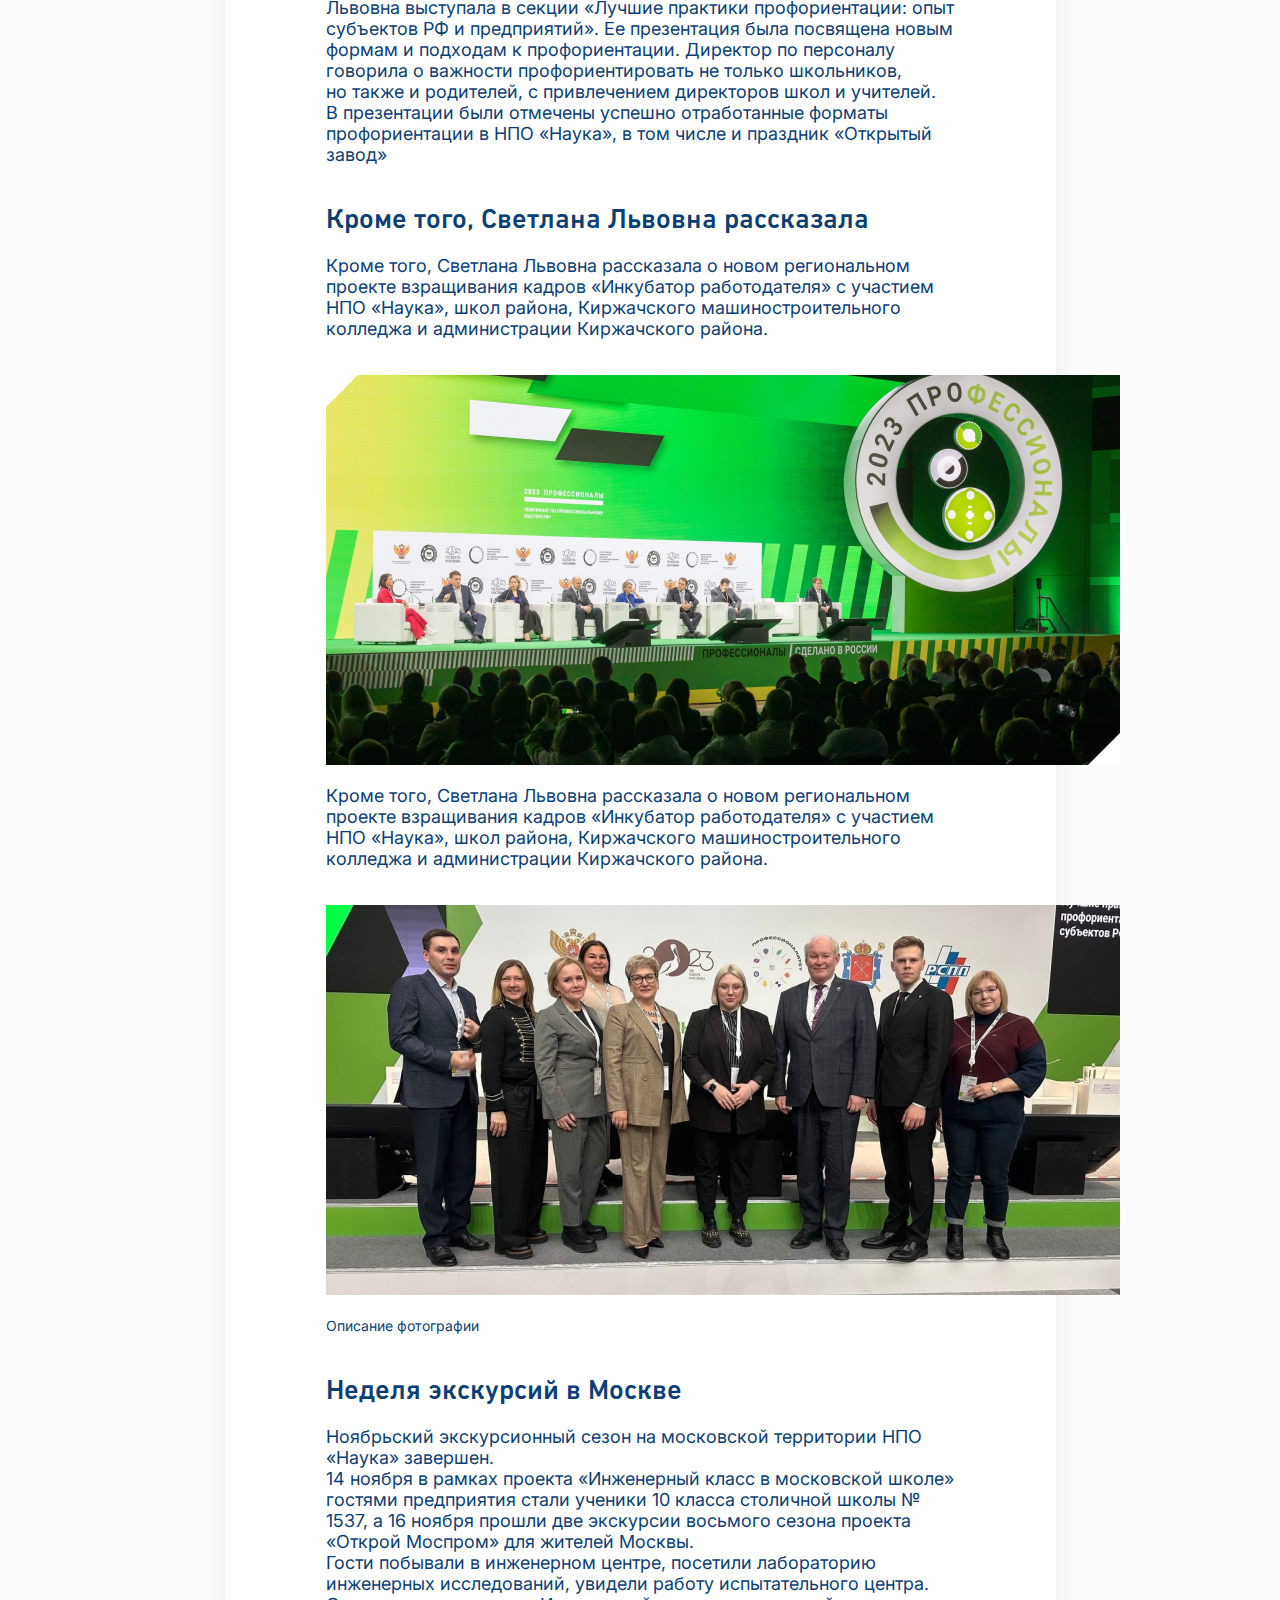
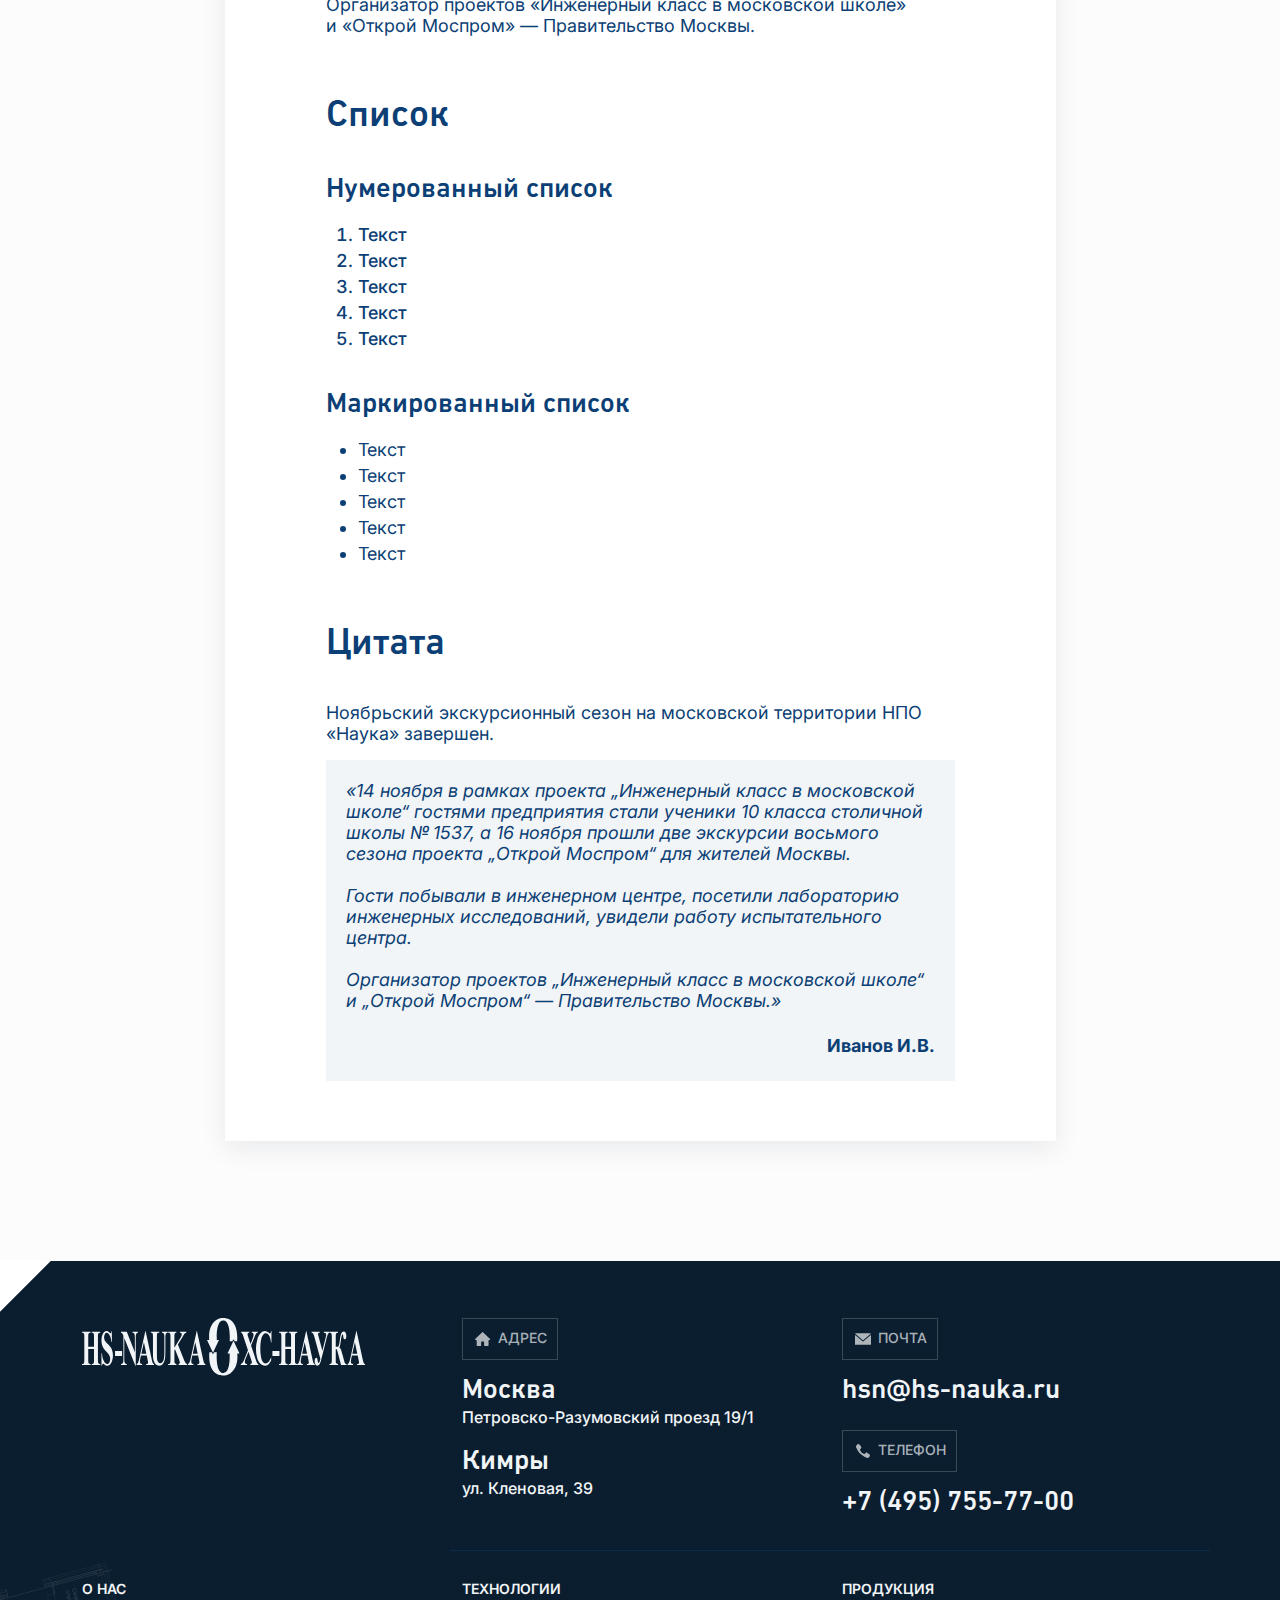
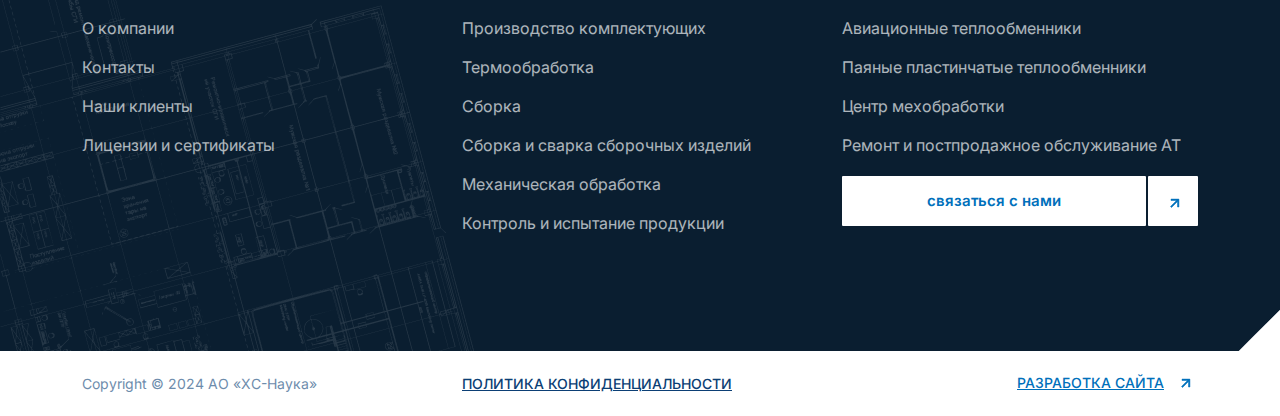
<file: post-img.html>
<!DOCTYPE html>
<html lang="en">
<head>
    <meta charset="UTF-8">
    <title>Title</title>
    <meta name="viewport" content="width=device-width, initial-scale=1" />
    <link rel="stylesheet"  href="css/swiper-bundle.min.css">
    <link rel="preconnect" href="https://fonts.googleapis.com">
    <link rel="preconnect" href="https://fonts.gstatic.com" crossorigin>
    <link href="https://fonts.googleapis.com/css2?family=Inter:ital,opsz,wght@0,14..32,100..900;1,14..32,100..900&family=Montserrat:ital,wght@0,100..900;1,100..900&display=swap" rel="stylesheet">
    <link rel="stylesheet" href="css/bootstrap.min.css">
    <link rel="stylesheet" href="css/fancybox.css">

    <link rel="stylesheet" href="css/main.css">
    <link rel="stylesheet" href="css/media.css">
</head>
<body class="post-page">
<header>
    <div class="top-bar">
        <div class="container-fluid d-flex justify-content-between align-items-center h-100">
            <div class="lang">
                <a href="#" class="text-decoration-none">
                    <div class="lang-selected blue position-relative d-flex align-items-center">Eng</div>
                </a>
            </div>
            <div class="addresses d-flex">
                <div>
                    <a href="#" class="blue text-decoration-none address-icon position-relative d-flex align-items-center">г. Москва, Петровско-Разумовский проезд 19/1</a>
                </div>
                <div>
                    <a href="#"  class="blue text-decoration-none address-icon position-relative d-flex align-items-center">г. Кимры, ул. Кленовая, 39</a>
                </div>
                <div><a href="mailto:hsn@hs-nauka.ru" class="blue text-decoration-none mail-icon position-relative d-flex align-items-center">hsn@hs-nauka.ru</a></div>
                <div><a href="tel:+7 (495) 755-77-00"  class="blue text-decoration-none phone-icon position-relative d-flex align-items-center">+7 (495) 755-77-00</a></div>
            </div>
        </div>
    </div>
    <nav class="navbar navbar-expand-lg bg-body-tertiary justify-content-between">
        <div class="container-fluid ">
            <a class="navbar-brand" href="#"><img src="images/logo.svg" alt=""></a>
            <button class="navbar-toggler" type="button" data-bs-toggle="collapse" data-bs-target="#navbarSupportedContent" aria-controls="navbarSupportedContent" aria-expanded="false" aria-label="Toggle navigation">
                меню <span class="navbar-toggler-icon"></span>
            </button>
            <div class="collapse navbar-collapse" id="navbarSupportedContent">
                <div class="navbar-close  justify-content-end">
                    <svg width="20" height="20" viewBox="0 0 20 20" fill="none" xmlns="http://www.w3.org/2000/svg">
                        <path d="M16 4L4 16M4 4L16 16" stroke="#FCFCFC" stroke-width="2" stroke-linecap="round" stroke-linejoin="round"/>
                    </svg>

                </div>
                <ul class="navbar-nav me-auto mb-2 mb-lg-0 align-items-center">
                    <li class="nav-item dropdown">
                        <a class="nav-link active dropdown-toggle d-flex production" href="#" role="button" data-bs-toggle="dropdown" aria-expanded="false">
                            продукция
                        </a>
                        <ul class="dropdown-menu">
                            <li><a class="dropdown-item" href="#">авиационные теплообменники</a></li>
                            <li><a class="dropdown-item" href="#">ППТО</a></li>
                            <li><a class="dropdown-item" href="#">Центр мехобработки</a></li>
                            <li><a class="dropdown-item" href="#">Ремонт и постпродажное <br>обслуживание АТ</a></li>
                        </ul>
                    </li>
                    <li class="nav-item dropdown">
                        <a class="nav-link dropdown-toggle d-flex" href="#" role="button" data-bs-toggle="dropdown" aria-expanded="false">
                            о компании
                        </a>
                        <ul class="dropdown-menu">
                            <li><a class="dropdown-item" href="#">миссия</a></li>
                            <li><a class="dropdown-item" href="#">история (планы и цели)</a></li>
                            <li><a class="dropdown-item" href="#">лицензии и сертификаты. Сертификация Минпромторга, ФАП-285, бывшие (AS, Nadcap), ОТ и ООС</a></li>
                            <li><a class="dropdown-item" href="#">Наши клиенты</a></li>
                            <li><a class="dropdown-item" href="#">Отзывы</a></li>
                        </ul>
                    </li>
                    <li class="nav-item dropdown">
                        <a class="nav-link dropdown-toggle d-flex" href="#" role="button" data-bs-toggle="dropdown" aria-expanded="false">
                            Технологические процессы
                        </a>
                        <ul class="dropdown-menu">
                            <li><a class="dropdown-item" href="#">Слесарно сварочная работы</a></li>
                            <li><a class="dropdown-item" href="#">Термообработка</a></li>
                            <li><a class="dropdown-item" href="#">Электро-эрозионная резка</a></li>
                            <li><a class="dropdown-item" href="#">Участок испытаний</a></li>
                            <li><a class="dropdown-item" href="#">Вакуумная пайка</a></li>
                            <li><a class="dropdown-item" href="#">Мехобработка</a></li>
                        </ul>
                    </li>
                    <li class="nav-item">
                        <a class="nav-link " >Контакты</a>
                    </li>
                </ul>

            </div>
            <div class="lang d-none">
                <div class="lang-selected blue position-relative d-flex align-items-center">Eng</div>
            </div>
            <div class="contact-us">
                <a class="btn btn-primary btn-blue" data-bs-toggle="modal" href="#contactModal" role="button">связаться <span class="btn-arrow"></span></a>
            </div>
        </div>
    </nav>
</header>
<main>g
    <section class="post ">
        <div class="container-fluid post-banner">
            <div class="row">
                <div class="col-9 m-auto text-center">
                    <a href="" class="back-to text-center  text-decoration-none">
                        <svg xmlns="http://www.w3.org/2000/svg" width="15" height="15" viewBox="0 0 15 15" fill="none">
                            <path d="M12.1658 6.91678L12.1658 8.08345L5.16578 8.08345L8.37411 11.2918L7.54578 12.1201L2.92578 7.50012L7.54578 2.88012L8.37411 3.70845L5.16578 6.91678L12.1658 6.91678Z" fill="#0070BB"/>
                        </svg>  Все статьи
                    </a>
                    <h1 class="section-title blue ">
                        НПО «Наука» приняло участие в деловой программе финала чемпионата по профмастерству «Профессионалы»
                    </h1>
                    <p class="post-date text-center"><svg xmlns="http://www.w3.org/2000/svg" width="20" height="20" viewBox="0 0 20 20" fill="none">
                        <g clip-path="url(#clip0_745_6327)">
                            <path d="M16.6641 2.50016H15.8307V0.833496H14.1641V2.50016H5.83073V0.833496H4.16406V2.50016H3.33073C2.41406 2.50016 1.66406 3.25016 1.66406 4.16683V17.5002C1.66406 18.4168 2.41406 19.1668 3.33073 19.1668H16.6641C17.5807 19.1668 18.3307 18.4168 18.3307 17.5002V4.16683C18.3307 3.25016 17.5807 2.50016 16.6641 2.50016ZM16.6641 17.5002H3.33073V6.66683H16.6641V17.5002Z" fill="#0070BB"/>
                        </g>
                        <defs>
                            <clipPath id="clip0_745_6327">
                                <rect width="20" height="20" fill="white"/>
                            </clipPath>
                        </defs>
                    </svg>02.08.2024</p>
                </div>
                <div class="post-banner-img ">

                    <img src="images/posts/post-banner.png" alt="">
                </div>
            </div>

        </div>
        <div class="container">
            <div class="row">
                <div class="col-9 m-auto">


                    <div class="post-content blue">
                        <p>
                            С 24 по 28 ноября в КВЦ «ЭКСПОФОРУМ» г. Санкт-Петербурга прошел финал чемпионата по профессиональному мастерству «Профессионалы».
                            <br><br> На чемпионате соревновались и демонстрировали профессиональные навыки молодые специалисты, студенты СПО и школьники.
                            <br><br>Параллельно с соревновательной программой шла и деловая часть, в которой участвовали крупные корпорации, промышленные предприятия, представители учебных заведений и органов власти. Ключевыми темами деловой программы стали единые для всех участников проблемы и задачи: тотальный дефицит кадров технической подготовки в стране; физическая нехватка людей (по данным HeadHunter эта ситуация продлится до 20−30 лет); высокие требования у предприятий к качеству подготовки; взращивание кадров со школьной скамьи (организация профильных классов).
                        </p>
                        <h4>НПО «Наука» на мероприятии в составе делегации Владимирской области</h4>
                        <p>Представляла директор по персоналу Светлана Рябкова. Светлана Львовна выступала в секции «Лучшие практики профориентации: опыт субъектов РФ и предприятий». Ее презентация была посвящена новым формам и подходам к профориентации. Директор по персоналу говорила о важности профориентировать не только школьников, но также и родителей, с привлечением директоров школ и учителей. В презентации были отмечены успешно отработанные форматы профориентации в НПО «Наука», в том числе и праздник «Открытый завод»</p>
                        <h5>Кроме того, Светлана Львовна рассказала</h5>
                        <p>Кроме того, Светлана Львовна рассказала о новом региональном проекте взращивания кадров «Инкубатор работодателя» с участием НПО «Наука», школ района, Киржачского машиностроительного колледжа и администрации Киржачского района.</p>
                        <a  href="images/posts/post1.png" data-fancybox="gallery">

                            <img src="images/posts/post1.png" alt="">
                        </a>
                        <p>Кроме того, Светлана Львовна рассказала о новом региональном проекте взращивания кадров «Инкубатор работодателя» с участием НПО «Наука», школ района, Киржачского машиностроительного колледжа и администрации Киржачского района.</p>
                        <a  href="images/posts/post2.png" data-fancybox="gallery">

                            <img src="images/posts/post2.png" alt="">
                        </a>
                        <p class="post-img-caption">Описание фотографии</p>
                        <h5>Неделя экскурсий в Москве</h5>
                        <p>Ноябрьский экскурсионный сезон на московской территории НПО «Наука» завершен. <br>
                            14 ноября в рамках проекта «Инженерный класс в московской школе» гостями предприятия стали ученики 10 класса столичной школы № 1537, а 16 ноября прошли две экскурсии восьмого сезона проекта «Открой Моспром» для жителей Москвы.
                            <br>  Гости побывали в инженерном центре, посетили лабораторию инженерных исследований, увидели работу испытательного центра.
                            <br>   Организатор проектов «Инженерный класс в московской школе» и «Открой Моспром» — Правительство Москвы.</p>

                        <h4>Список</h4>
                        <h5>Нумерованный список</5>
                        <ol>
                            <li>Текст</li>
                            <li>Текст</li>
                            <li>Текст</li>
                            <li>Текст</li>
                            <li>Текст</li>
                        </ol>
                        <h5>Маркированный список</h5>
                        <ul>
                            <li>Текст</li>
                            <li>Текст</li>
                            <li>Текст</li>
                            <li>Текст</li>
                            <li>Текст</li>
                        </ul>
                        <h4>Цитата</h4>
                        <p>Ноябрьский экскурсионный сезон на московской территории НПО «Наука» завершен.</p>
                        <div class="post-quote">
                            <p>«14 ноября в рамках проекта „Инженерный класс в московской школе“ гостями предприятия стали ученики 10 класса столичной школы № 1537, а 16 ноября прошли две экскурсии восьмого сезона проекта „Открой Моспром“ для жителей Москвы.
                                <br><br>  Гости побывали в инженерном центре, посетили лабораторию инженерных исследований, увидели работу испытательного центра.
                                <br><br> Организатор проектов „Инженерный класс в московской школе“ и „Открой Моспром“ — Правительство Москвы.»</p>
                            <h5>Иванов И.В.</h5>
                        </div>
                    </div>
                </div>
            </div>
        </div>
    </section>
</main>
<footer>
    <div class="footer-top">
        <div class="container">
            <div class="row">
                <div class="col footer-top-logo">
                    <a href="#" class="footer-logo">
                        <img src="images/logo-white.svg" alt="">
                    </a>
                </div>
                <div class="col">
                    <h5 class="sub-title dark text-uppercase"><svg width="20" height="20" viewBox="0 0 20 20" fill="none" xmlns="http://www.w3.org/2000/svg">
                        <path fill-rule="evenodd" clip-rule="evenodd" d="M16.7239 10.9375C17.1723 10.9375 17.394 10.3927 17.073 10.0796L9.96189 3.14186C9.76767 2.95238 9.45778 2.95239 9.26356 3.14187L2.15272 10.0796C1.83175 10.3927 2.05346 10.9375 2.50189 10.9375H3.18554C3.46168 10.9375 3.68554 11.1613 3.68554 11.4375V16.3761C3.68554 16.6523 3.90939 16.8761 4.18554 16.8761H6.64748H7.62845C7.90459 16.8761 8.12845 16.6523 8.12845 16.3761V13.1208C8.12845 12.8447 8.35231 12.6208 8.62845 12.6208H10.5904C10.8665 12.6208 11.0904 12.8447 11.0904 13.1208V16.3761C11.0904 16.6523 11.3142 16.8761 11.5904 16.8761H12.5714H15.0333C15.3094 16.8761 15.5333 16.6523 15.5333 16.3761V11.4375C15.5333 11.1613 15.7572 10.9375 16.0333 10.9375H16.7239Z" fill="#F2F5F7" fill-opacity="0.7"/>
                    </svg>
                        Адрес</h5>
                    <div class="footer-address">
                        <h2>Москва</h2>
                        <p>Петровско-Разумовский проезд 19/1</p>
                    </div>
                    <div class="footer-address">
                        <h2>Кимры</h2>
                        <p>ул. Кленовая, 39</p>
                    </div>
                </div>
                <div class="col">
                    <h5 class="sub-title dark text-uppercase"><svg width="20" height="20" viewBox="0 0 20 20" fill="none" xmlns="http://www.w3.org/2000/svg">
                        <path fill-rule="evenodd" clip-rule="evenodd" d="M17.5079 4.28589C17.7866 4.28589 17.9147 4.63278 17.7029 4.8139L10.1996 11.2295C10.0873 11.3254 9.9219 11.3254 9.80965 11.2295L2.30634 4.8139C2.09451 4.63278 2.2226 4.28589 2.5013 4.28589H17.5079ZM9.80756 12.3814C9.9183 12.4725 10.078 12.4725 10.1888 12.3814L17.5094 6.35878C17.7051 6.19775 18 6.33699 18 6.59046V15.4146C18 15.5803 17.8657 15.7146 17.7 15.7146H2.3C2.13431 15.7146 2 15.5803 2 15.4146V6.59349C2 6.34002 2.29486 6.20078 2.4906 6.36181L9.80756 12.3814Z" fill="#F2F5F7" fill-opacity="0.7"/>
                    </svg>
                        Почта</h5>
                    <div class="footer-address">
                        <h2>hsn@hs-nauka.ru</h2>
                    </div>
                    <h5 class="sub-title dark text-uppercase"><svg width="20" height="20" viewBox="0 0 20 20" fill="none" xmlns="http://www.w3.org/2000/svg">
                        <path d="M16.7953 13.8979C16.8412 13.9697 16.9056 14.0946 16.9331 14.1756C16.9928 14.3421 17.0181 14.6035 16.9859 14.7539C16.94 14.9737 16.7769 15.2489 16.3359 15.8458C16.0694 16.2044 15.5916 16.6971 15.3987 16.8128C14.9416 17.0811 14.5534 17.0649 13.6599 16.7388C12.1277 16.1789 10.6508 15.36 9.22661 14.2843C6.50001 12.2254 4.51541 9.63212 3.18543 6.38418C3.01545 5.97008 2.98789 5.8359 3.00396 5.51204C3.02235 5.11877 3.14406 4.82036 3.46105 4.39934C3.8125 3.93435 4.63486 3.26811 5.07356 3.09692C5.48936 2.93495 5.86603 2.97662 6.16005 3.21718C6.32316 3.35371 7.1409 4.36233 7.46938 4.83424C7.71745 5.1928 8.0597 5.748 8.19064 6.00248C8.36063 6.3379 8.39047 6.67102 8.28022 6.99722C8.19293 7.25401 8.11714 7.3396 7.64852 7.71434C7.40966 7.90867 7.19373 8.08682 7.17304 8.10992C7.15239 8.1354 7.10645 8.21635 7.07198 8.29268C6.93188 8.59574 7.01687 9.00985 7.35222 9.68765C7.61181 10.2151 7.94025 10.6824 8.42265 11.2122C8.83154 11.6633 9.36442 12.119 9.78018 12.3734C10.3154 12.7019 11.0114 12.9518 11.395 12.9541C11.5604 12.9541 11.7947 12.887 11.9141 12.8037C11.9624 12.7714 12.1438 12.5655 12.3207 12.3457C12.7594 11.7974 12.8973 11.6748 13.1591 11.6008C13.4026 11.5291 13.7311 11.6054 14.1744 11.8344C14.9508 12.2346 16.5059 13.4584 16.7953 13.8979Z" fill="#F2F5F7" fill-opacity="0.7"/>
                    </svg>
                        телефон</h5>
                    <div class="footer-address">
                        <h2>+7 (495) 755-77-00</h2>

                    </div>
                </div>
            </div>
        </div>
        <div class="container footer-bottom">
            <div class="row">
                <div class="col">
                    <h4>О нас</h4>
                    <ul class="footer-menu">
                        <li><a href="">О компании</a></li>
                        <li><a href="">Контакты</a></li>
                        <li><a href="">Наши клиенты</a></li>
                        <li><a href="">Лицензии и сертификаты</a></li>
                    </ul>
                </div>
                <div class="col">
                    <h4>технологии</h4>
                    <ul class="footer-menu">
                        <li><a href="">Производство комплектующих</a></li>
                        <li><a href="">Термообработка</a></li>
                        <li><a href="">Сборка</a></li>
                        <li><a href="">Сборка и сварка сборочных изделий</a></li>
                        <li><a href="">Механическая обработка</a></li>
                        <li><a href="">Контроль и испытание продукции</a></li>
                    </ul>
                </div>
                <div class="col">
                    <h4>Продукция</h4>
                    <ul class="footer-menu">
                        <li><a href="">Авиационные теплообменники</a></li>
                        <li><a href="">Паяные пластинчатые теплообменники</a></li>
                        <li><a href="">Центр мехобработки</a></li>
                        <li><a href="">Ремонт и постпродажное обслуживание АТ</a></li>
                    </ul>
                    <a href="" class="btn btn-secondary">связаться с нами <span class="btn-arrow"></span></a>
                </div>
            </div>
        </div>
    </div>
    <div class="copyright">
        <div class="container">
            <div class="row">
                <div class="col-md-4 align-items-center d-flex">
                    <p>Copyright © 2024 АО «ХC-Наука»</p>
                </div>
                <div class="col-md-4">
                    <a href="" class="blue">Политика конфиденциальности</a>
                </div>
                <div class="col-md-4 justify-content-end d-flex">
                    <a href="" class="light-blue ">Разработка сайта <svg width="24" height="24" viewBox="0 0 24 24" fill="none" xmlns="http://www.w3.org/2000/svg">
                        <path d="M8.50088 16.5L7.50089 15.5L13.5009 9.50008L8.00089 9.50008L8.00089 8.08009H15.9208V16L14.5008 16V10.5001L8.50088 16.5Z" fill="#0070BB" stroke="#0070BB" stroke-width="0.5"/>
                    </svg>
                    </a>
                </div>
            </div>
        </div>
    </div>

</footer>
<div class="fixed-mobile-menu">
    <nav class="navbar navbar-light navbar-expand    fixed-bottom d-md-none d-lg-none d-xl-none "
    >
        <ul class="nav nav-justified w-100" id="myTab" role="tablist">
            <li class="nav-item" role="presentation">
                <a href="#" class="nav-link active text-decoration-none" id="home-tab" data-bs-toggle="tab" data-bs-target="#home" type="button"
                   role="tab" aria-controls="home" aria-selected="true">
                    <span><svg width="20" height="20" viewBox="0 0 20 20" fill="none" xmlns="http://www.w3.org/2000/svg">
<path d="M6.66667 5.33333C6.66667 6.06971 6.06971 6.66667 5.33333 6.66667C4.59695 6.66667 4 6.06971 4 5.33333C4 4.59695 4.59695 4 5.33333 4C6.06971 4 6.66667 4.59695 6.66667 5.33333Z" fill="#6D8CAC"/>
<path d="M6.66667 10C6.66667 10.7364 6.06971 11.3333 5.33333 11.3333C4.59695 11.3333 4 10.7364 4 10C4 9.26362 4.59695 8.66667 5.33333 8.66667C6.06971 8.66667 6.66667 9.26362 6.66667 10Z" fill="#6D8CAC"/>
<path d="M6.66667 14.6667C6.66667 15.403 6.06971 16 5.33333 16C4.59695 16 4 15.403 4 14.6667C4 13.9303 4.59695 13.3333 5.33333 13.3333C6.06971 13.3333 6.66667 13.9303 6.66667 14.6667Z" fill="#6D8CAC"/>
<path d="M11.3333 5.33333C11.3333 6.06971 10.7364 6.66667 10 6.66667C9.26362 6.66667 8.66667 6.06971 8.66667 5.33333C8.66667 4.59695 9.26362 4 10 4C10.7364 4 11.3333 4.59695 11.3333 5.33333Z" fill="#6D8CAC"/>
<path d="M11.3333 10C11.3333 10.7364 10.7364 11.3333 10 11.3333C9.26362 11.3333 8.66667 10.7364 8.66667 10C8.66667 9.26362 9.26362 8.66667 10 8.66667C10.7364 8.66667 11.3333 9.26362 11.3333 10Z" fill="#6D8CAC"/>
<path d="M11.3333 14.6667C11.3333 15.403 10.7364 16 10 16C9.26362 16 8.66667 15.403 8.66667 14.6667C8.66667 13.9303 9.26362 13.3333 10 13.3333C10.7364 13.3333 11.3333 13.9303 11.3333 14.6667Z" fill="#6D8CAC"/>
<path d="M16 5.33333C16 6.06971 15.403 6.66667 14.6667 6.66667C13.9303 6.66667 13.3333 6.06971 13.3333 5.33333C13.3333 4.59695 13.9303 4 14.6667 4C15.403 4 16 4.59695 16 5.33333Z" fill="#6D8CAC"/>
<path d="M16 10C16 10.7364 15.403 11.3333 14.6667 11.3333C13.9303 11.3333 13.3333 10.7364 13.3333 10C13.3333 9.26362 13.9303 8.66667 14.6667 8.66667C15.403 8.66667 16 9.26362 16 10Z" fill="#6D8CAC"/>
<path d="M16 14.6667C16 15.403 15.403 16 14.6667 16C13.9303 16 13.3333 15.403 13.3333 14.6667C13.3333 13.9303 13.9303 13.3333 14.6667 13.3333C15.403 13.3333 16 13.9303 16 14.6667Z" fill="#6D8CAC"/>
</svg>
</span>
                    Продукция
                </a>
            </li>
            <li class="nav-item" role="presentation">
                <a href class="nav-link text-decoration-none" id="notes-tab" data-bs-toggle="tab" data-bs-target="#notes" type="button"
                   role="tab" aria-controls="intro" aria-selected="true">
                    <span><svg width="20" height="20" viewBox="0 0 20 20" fill="none" xmlns="http://www.w3.org/2000/svg">
<path d="M14.6533 6.49414C14.585 6.36068 14.5085 6.2207 14.4238 6.07422L12.5 7.99805L12.002 7.5L13.9258 5.57617C13.776 5.48503 13.6361 5.4069 13.5059 5.3418C13.3757 5.27669 13.2406 5.21647 13.1006 5.16113C12.9606 5.10579 12.8174 5.0651 12.6709 5.03906C12.5244 5.01302 12.3633 5 12.1875 5C11.9271 5.00326 11.6781 5.03743 11.4404 5.10254C11.2028 5.16764 10.9798 5.26204 10.7715 5.38574C10.5632 5.50944 10.3727 5.65592 10.2002 5.8252C10.0277 5.99447 9.87956 6.1849 9.75586 6.39648C9.63216 6.60807 9.53776 6.83268 9.47266 7.07031C9.40755 7.30794 9.375 7.55534 9.375 7.8125C9.375 7.89063 9.37826 7.96712 9.38477 8.04199C9.39128 8.11686 9.40104 8.19173 9.41406 8.2666L5.47852 12.2021C5.32227 12.3617 5.20345 12.5407 5.12207 12.7393C5.04069 12.9378 5 13.1462 5 13.3643C5 13.5889 5.04395 13.8005 5.13184 13.999C5.21973 14.1976 5.33691 14.3717 5.4834 14.5215C5.62988 14.6712 5.80241 14.7884 6.00098 14.873C6.19954 14.9577 6.41113 15 6.63574 15C6.8571 15 7.06706 14.9593 7.26562 14.8779C7.46419 14.7965 7.6416 14.6777 7.79785 14.5215L11.7334 10.5859C11.8115 10.599 11.888 10.6087 11.9629 10.6152C12.0378 10.6217 12.1126 10.625 12.1875 10.625C12.4479 10.6217 12.6969 10.5876 12.9346 10.5225C13.1722 10.4574 13.3952 10.363 13.6035 10.2393C13.8118 10.1156 14.0023 9.96908 14.1748 9.7998C14.3473 9.63053 14.4954 9.4401 14.6191 9.22852C14.7428 9.01693 14.8372 8.79232 14.9023 8.55469C14.9674 8.31706 15 8.06966 15 7.8125C14.9935 7.63346 14.9788 7.4707 14.9561 7.32422C14.9333 7.17773 14.8942 7.03613 14.8389 6.89941C14.7835 6.7627 14.7217 6.6276 14.6533 6.49414Z" fill="#6D8CAC"/>
</svg></span>
                    Технологии
                </a>
            </li>
            <li class="nav-item" role="presentation">
                <a href="" class="nav-link text-decoration-none" id="project-tab" data-bs-toggle="tab" data-bs-target="#project" type="button"
                   role="tab" aria-controls="profile" aria-selected="false">
                    <span><svg width="20" height="20" viewBox="0 0 20 20" fill="none" xmlns="http://www.w3.org/2000/svg">
<path d="M7.11266 13.7125L6.2877 12.8875L11.2374 7.93779L6.70018 7.93779V6.76634H13.2338V13.3L12.0624 13.3L12.0624 8.76274L7.11266 13.7125Z" fill="#6D8CAC" stroke="6D8CAC" stroke-width="1"/>
</svg>
</span>
                    Связаться
                </a>
            <li class="nav-item" role="presentation">
                <button class="nav-link" id="sidebarCollapse" type="button"
                >
                    <span><svg width="20" height="20" viewBox="0 0 20 20" fill="none" xmlns="http://www.w3.org/2000/svg">
<path d="M3.33333 15H16.6667C17.125 15 17.5 14.625 17.5 14.1667C17.5 13.7083 17.125 13.3333 16.6667 13.3333H3.33333C2.875 13.3333 2.5 13.7083 2.5 14.1667C2.5 14.625 2.875 15 3.33333 15ZM3.33333 10.8333H16.6667C17.125 10.8333 17.5 10.4583 17.5 10C17.5 9.54167 17.125 9.16667 16.6667 9.16667H3.33333C2.875 9.16667 2.5 9.54167 2.5 10C2.5 10.4583 2.875 10.8333 3.33333 10.8333ZM2.5 5.83333C2.5 6.29167 2.875 6.66667 3.33333 6.66667H16.6667C17.125 6.66667 17.5 6.29167 17.5 5.83333C17.5 5.375 17.125 5 16.6667 5H3.33333C2.875 5 2.5 5.375 2.5 5.83333Z" fill="#0C3F75"/>
</svg>
</span>
                    Меню
                </button>
            </li>
        </ul>
    </nav>
    <div class="sidebar-overlay"></div>
    <nav id="sidebar">
        <div class="sidebar-header d-flex justify-content-between">
            <a href=""><img src="images/logo-white.svg" alt=""></a>
            <a href="" class="menu-close"><svg width="20" height="20" viewBox="0 0 20 20" fill="none" xmlns="http://www.w3.org/2000/svg">
                <path d="M16 4L4 16M4 4L16 16" stroke="#FCFCFC" stroke-width="2" stroke-linecap="round" stroke-linejoin="round"/>
            </svg>
            </a>
        </div>

        <ul class="list-unstyled components">
            <p>О КОМПАНИИ</p>
            <li class="active">
                <ul class=" list-unstyled" id="homeSubmenu">
                    <li>
                        <a href="#">миссия</a>
                    </li>
                    <li>
                        <a href="#">история (планы и цели)</a>
                    </li>
                    <li>
                        <a href="#">лицензии и сертификаты. Сертификация Минпромторга, ФАП-285, бывшие (AS, Nadcap), ОТ и ООС</a>
                    </li>
                    <li>
                        <a href="#">Наши клиенты</a>
                    </li>
                    <li>
                        <a href="#">Отзывы</a>
                    </li>
                </ul>
            </li>
            <li>
                <a href="#">КОНТАКТЫ</a>
            </li>
            <li>
                <a href="#">БЛОГ</a>
            </li>
        </ul>
        <div class='nav-addresses'>
            <div class="">
                <a href="#" class="text-decoration-none">
                    <h4>г. Москва</h4>
                    <p>Петровско-Разумовский проезд 19/1</p>
                </a>
                <a href="#" class="text-decoration-none">
                    <h4>г. Кимры</h4>
                    <p>ул. Кленовая, 39</p>
                </a>
            </div>
            <div class>
                <a href="mailto:hsn@hs-nauka.ru" class="text-decoration-none">
                    <h4>hsn@hs-nauka.ru</h4>
                </a>
            </div>
            <div class>
                <a href="tel:+7 (495) 755-77-00" class="text-decoration-none">
                    <h4>+7 (495) 755-77-00</h4>
                </a>

            </div>
        </div>
        <div class="contacts d-flex justify-content-between">
            <div class="lang">
                <a href="#" class="lang-selected text-decoration-none blue position-relative d-flex align-items-center">Eng</a>
            </div>
            <div class="contact-us">
                <a class="btn btn-primary btn-blue" data-bs-toggle="modal" href="#contactModal" role="button">связаться <span class="btn-arrow"></span></a>
            </div>
        </div>


    </nav>
</div>
<div class="modal fade" id="features1" aria-hidden="true" aria-labelledby="exampleModalToggleLabel" tabindex="-1">
    <div class="modal-dialog modal-dialog-centered">
        <button type="button" class="btn-close" data-bs-dismiss="modal" aria-label="Close"></button>

        <div class="modal-content">
            <div class="modal-header">
                <h4 class="modal-title blue" id="exampleModalToggleLabel">Центр передового опыта по производству теплообменников</h4>
            </div>
            <div class="modal-body">
                <p class="blue">25 лет успешной работы на рынке позволили компании стать одним из мировых центров по производству авиационных теплообменников. Важным этапом в развитии компании стал ввод в эксплуатацию в 2011 году научно-производственного комплекса в г. Кимры Тверской области, созданного с целью обеспечения серийных поставок по программам Boeing 787, Airbus 380, расширения номенклатуры выпускаемой продукции, удовлетворения растущих потребностей российского авиационного рынка.

                    Открытая в конце 2017 года вторая очередь производственного комплекса позволит выпускать самые большие в мире авиационные теплообменники уникальной конструкции, которые эксплуатируются на самолетах корпорации Boeing семейств 767, 777, 787. Для реализации этого проекта с Минпромторгом был заключен специальный инвестиционный контракт (СПИК), первый в авиационной промышленности России.  
                    <br><br>
                    Комплекс сертифицирован на серебряный и золотой уровни международного стандарта по энергоэффективности LEED, оснащен современным оборудованием и использует методы бережливого производства (Lean Manufacturing).</p>
            </div>
            <div class="modal-footer">
                <button type="button" class=" btn btn-primary" data-bs-dismiss="modal" aria-label="Close">Закрыть <span class="close-icon"></span></button>

            </div>
        </div>
    </div>
</div>
<div class="modal modal-contact fade" id="contactModal" aria-hidden="true" aria-labelledby="exampleModalToggleLabel" tabindex="-1">
    <div class="modal-dialog modal-dialog-centered">
        <button type="button" class="btn-close" data-bs-dismiss="modal" aria-label="Close"></button>

        <div class="modal-content">
            <div class="modal-header text-center">
                <h2 class="modal-title blue text-center" >Заголовок</h2>
            </div>
            <div class="modal-body">
                <p class="blue text-center">Здесь описание</p>
                <form action="" class="needs-validation" novalidate>
                    <div class="input-group mb-3">
                        <input type="text" class="form-control" placeholder="Имя" aria-label="name" aria-describedby="basic-addon1">
                        <div class="invalid-feedback">
                            Не заполнено
                        </div>
                    </div>

                    <div class="input-group mb-3">
                        <input type="email" class="form-control is-invalid" placeholder="E-mail" aria-label="E-mail" aria-describedby="basic-addon2">
                        <div class="invalid-feedback">
                            Не заполнено
                        </div>
                    </div>

                    <div class="input-group mb-3">
                        <input type="tel" class="form-control"  placeholder="+7 777 777 777" aria-describedby="basic-addon3">
                        <div class="invalid-feedback">
                            Не заполнено
                        </div>
                    </div>
                    <div class="form-check">
                        <input class="form-check-input" type="checkbox" value="" id="">
                        <label class="form-check-label blue" for="flexCheckDefault">
                            Я согласен на обработку <a href=""> персональных данных</a>
                        </label>
                    </div>
                </form>
            </div>
            <div class="modal-footer">
                <button type="button" class=" btn btn-primary" >отправить <span class="btn-arrow"></span></button>

            </div>
        </div>
    </div>
</div>

<script src="js/jquery-3.7.1.min.js"></script>
<script src="js/bootstrap.bundle.min.js"></script>
<script src="js/swiper-bundle.min.js"></script>
<script src="js/fancybox.umd.js"></script>
<script src="js/main.js"></script>
</body>
</html>
</file>
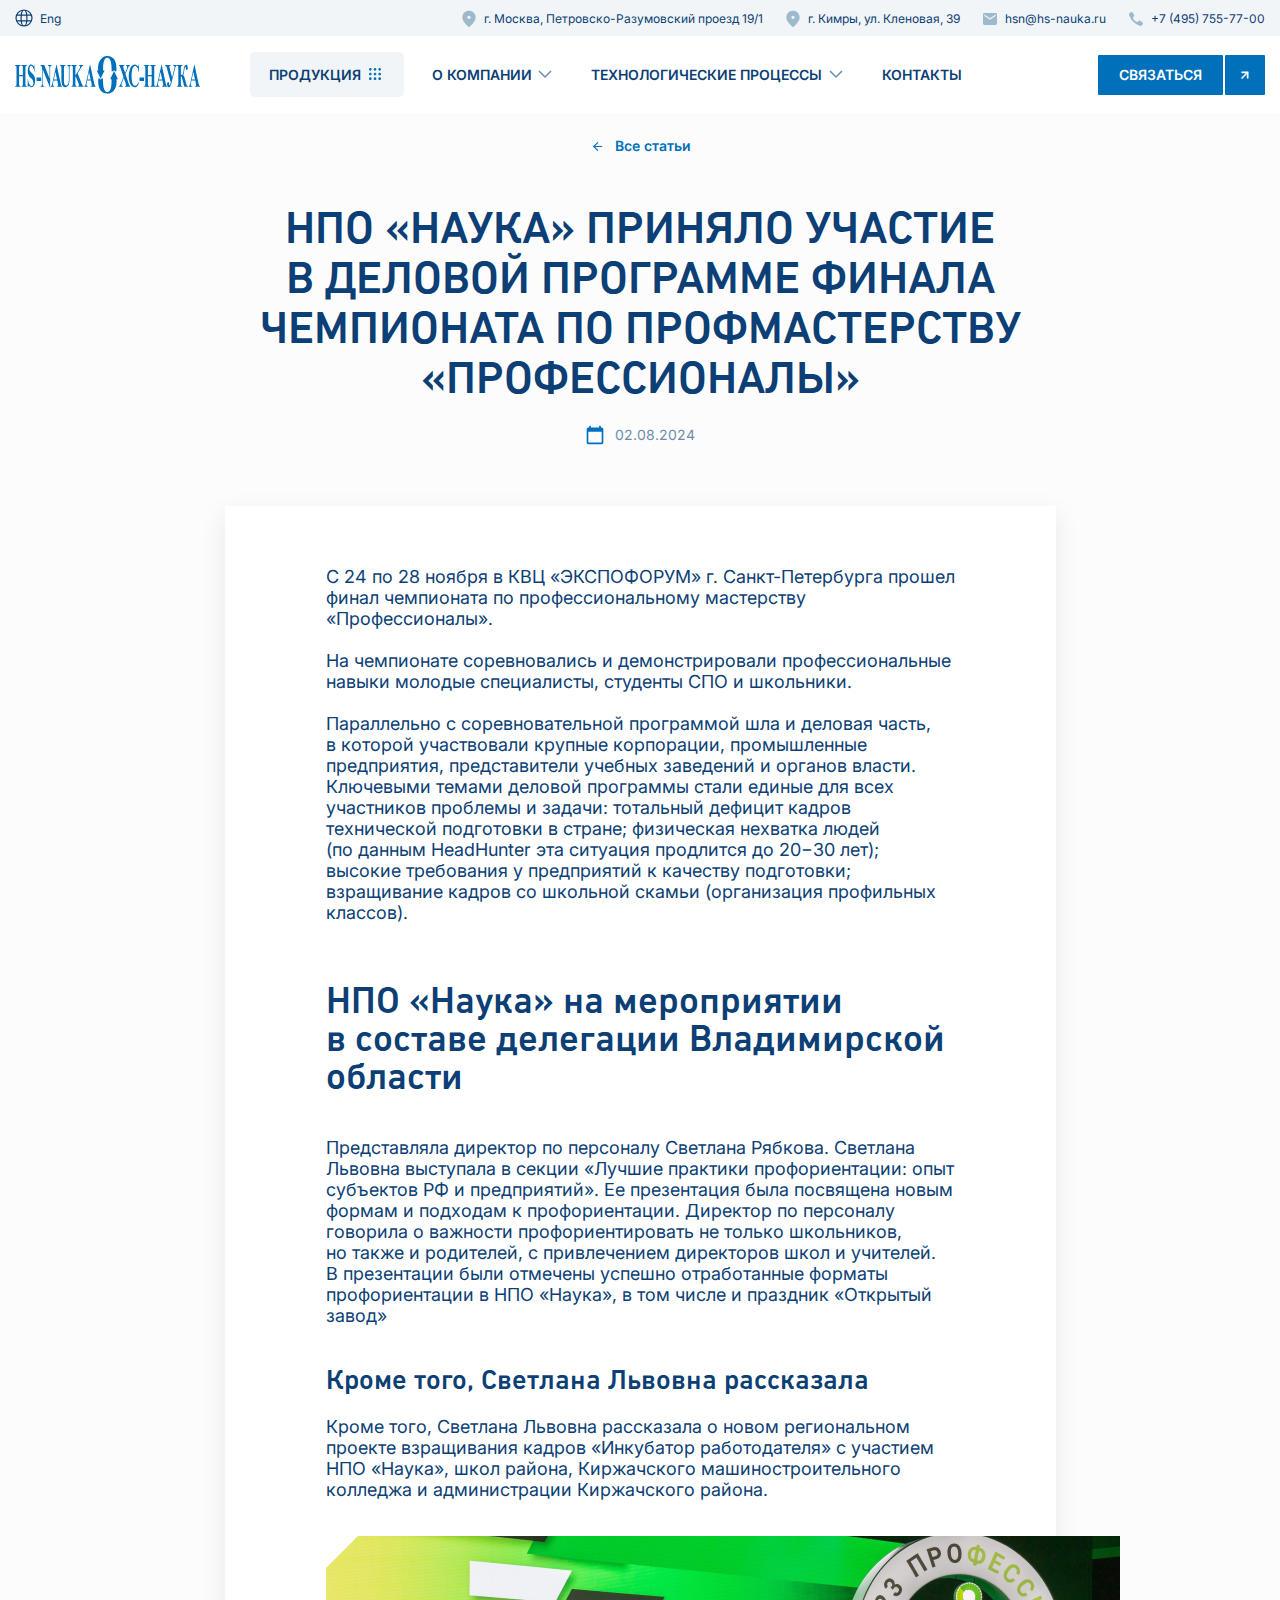
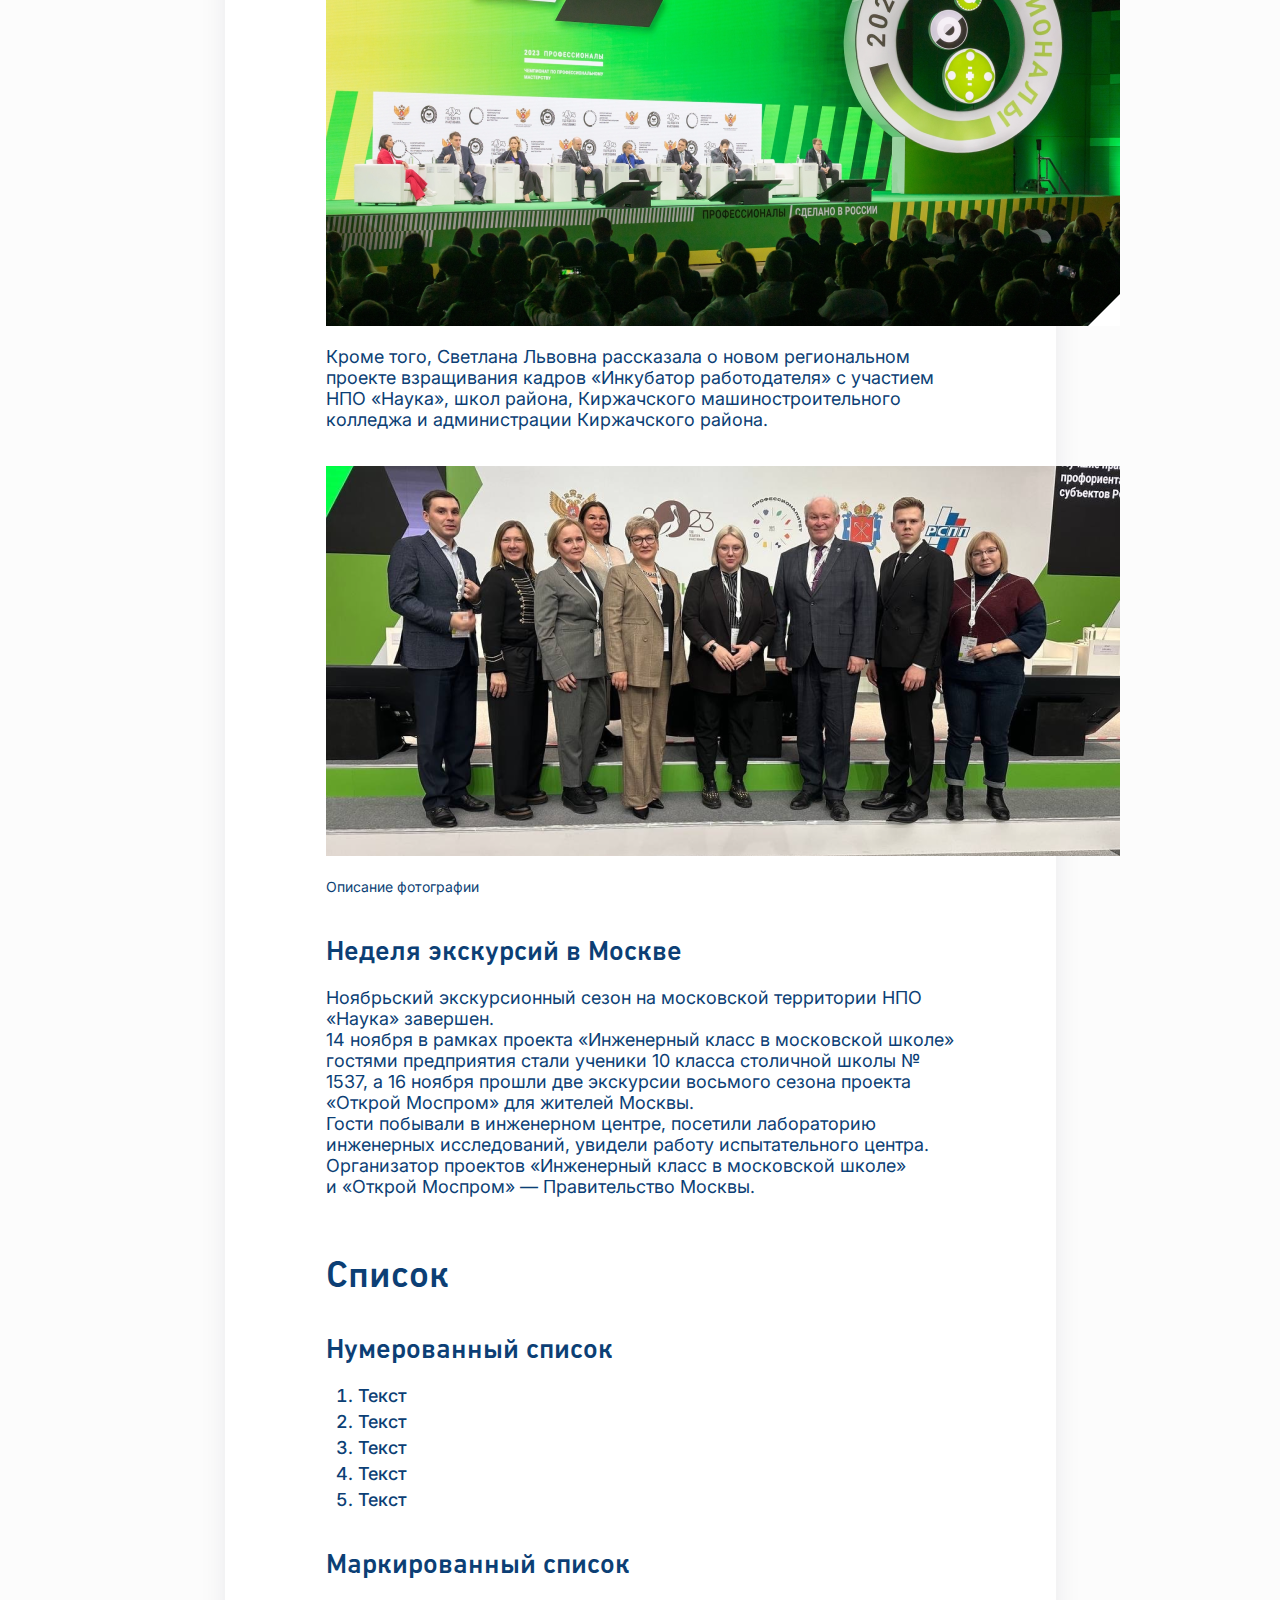
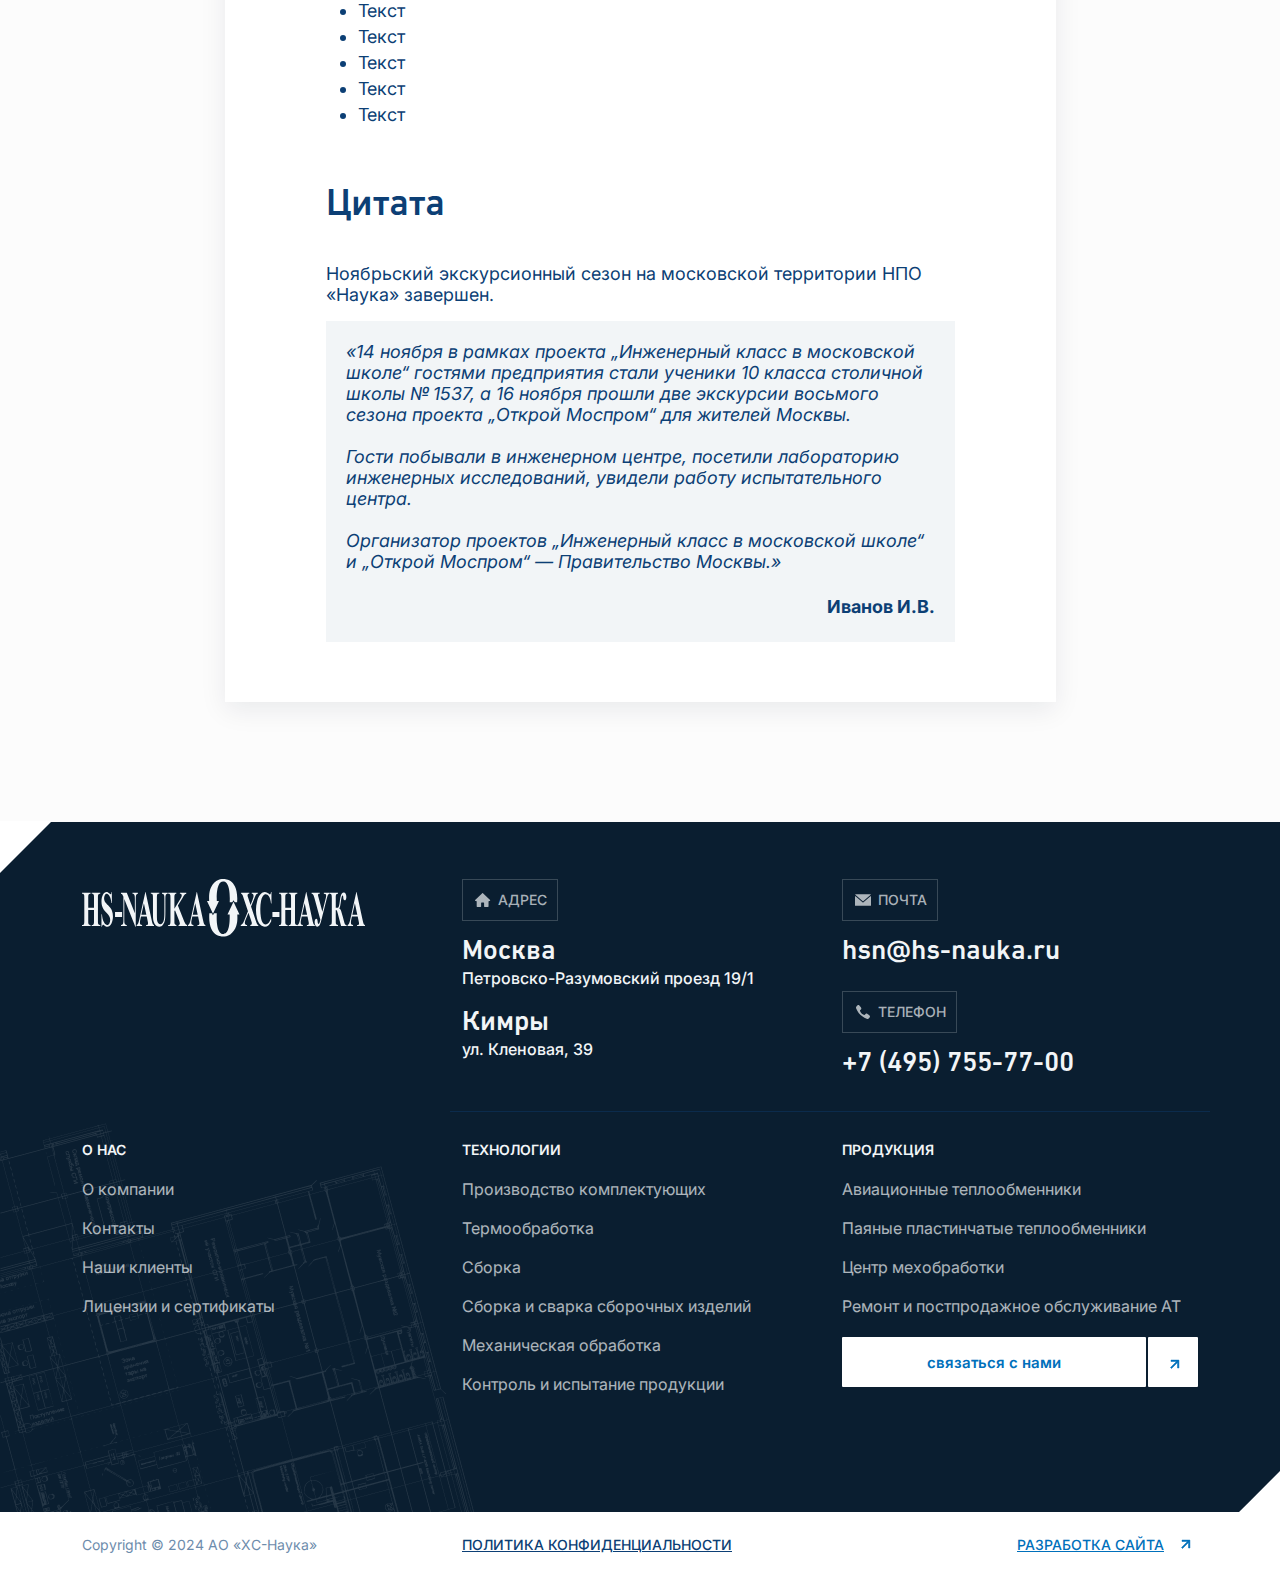
<file: post.html>
<!DOCTYPE html>
<html lang="en">
<head>
    <meta charset="UTF-8">
    <title>Title</title>
    <meta name="viewport" content="width=device-width, initial-scale=1" />
    <link rel="stylesheet"  href="css/swiper-bundle.min.css">
    <link rel="preconnect" href="https://fonts.googleapis.com">
    <link rel="preconnect" href="https://fonts.gstatic.com" crossorigin>
    <link href="https://fonts.googleapis.com/css2?family=Inter:ital,opsz,wght@0,14..32,100..900;1,14..32,100..900&family=Montserrat:ital,wght@0,100..900;1,100..900&display=swap" rel="stylesheet">
    <link rel="stylesheet" href="css/bootstrap.min.css">
    <link rel="stylesheet" href="css/fancybox.css">

    <link rel="stylesheet" href="css/main.css">
    <link rel="stylesheet" href="css/media.css">
</head>
<body class="post-page">
<header>
    <div class="top-bar">
        <div class="container-fluid d-flex justify-content-between align-items-center h-100">
            <div class="lang">
                <a href="#" class="text-decoration-none">
                    <div class="lang-selected blue position-relative d-flex align-items-center">Eng</div>
                </a>
            </div>
            <div class="addresses d-flex">
                <div>
                    <a href="#" class="blue text-decoration-none address-icon position-relative d-flex align-items-center">г. Москва, Петровско-Разумовский проезд 19/1</a>
                </div>
                <div>
                    <a href="#"  class="blue text-decoration-none address-icon position-relative d-flex align-items-center">г. Кимры, ул. Кленовая, 39</a>
                </div>
                <div><a href="mailto:hsn@hs-nauka.ru" class="blue text-decoration-none mail-icon position-relative d-flex align-items-center">hsn@hs-nauka.ru</a></div>
                <div><a href="tel:+7 (495) 755-77-00"  class="blue text-decoration-none phone-icon position-relative d-flex align-items-center">+7 (495) 755-77-00</a></div>
            </div>
        </div>
    </div>
    <nav class="navbar navbar-expand-lg bg-body-tertiary justify-content-between">
        <div class="container-fluid ">
            <a class="navbar-brand" href="#"><img src="images/logo.svg" alt=""></a>
            <button class="navbar-toggler" type="button" data-bs-toggle="collapse" data-bs-target="#navbarSupportedContent" aria-controls="navbarSupportedContent" aria-expanded="false" aria-label="Toggle navigation">
                меню <span class="navbar-toggler-icon"></span>
            </button>
            <div class="collapse navbar-collapse" id="navbarSupportedContent">
                <div class="navbar-close  justify-content-end">
                    <svg width="20" height="20" viewBox="0 0 20 20" fill="none" xmlns="http://www.w3.org/2000/svg">
                        <path d="M16 4L4 16M4 4L16 16" stroke="#FCFCFC" stroke-width="2" stroke-linecap="round" stroke-linejoin="round"/>
                    </svg>

                </div>
                <ul class="navbar-nav me-auto mb-2 mb-lg-0 align-items-center">
                    <li class="nav-item dropdown">
                        <a class="nav-link active dropdown-toggle d-flex production" href="#" role="button" data-bs-toggle="dropdown" aria-expanded="false">
                            продукция
                        </a>
                        <ul class="dropdown-menu">
                            <li><a class="dropdown-item" href="#">авиационные теплообменники</a></li>
                            <li><a class="dropdown-item" href="#">ППТО</a></li>
                            <li><a class="dropdown-item" href="#">Центр мехобработки</a></li>
                            <li><a class="dropdown-item" href="#">Ремонт и постпродажное <br>обслуживание АТ</a></li>
                        </ul>
                    </li>
                    <li class="nav-item dropdown">
                        <a class="nav-link dropdown-toggle d-flex" href="#" role="button" data-bs-toggle="dropdown" aria-expanded="false">
                            о компании
                        </a>
                        <ul class="dropdown-menu">
                            <li><a class="dropdown-item" href="#">миссия</a></li>
                            <li><a class="dropdown-item" href="#">история (планы и цели)</a></li>
                            <li><a class="dropdown-item" href="#">лицензии и сертификаты. Сертификация Минпромторга, ФАП-285, бывшие (AS, Nadcap), ОТ и ООС</a></li>
                            <li><a class="dropdown-item" href="#">Наши клиенты</a></li>
                            <li><a class="dropdown-item" href="#">Отзывы</a></li>
                        </ul>
                    </li>
                    <li class="nav-item dropdown">
                        <a class="nav-link dropdown-toggle d-flex" href="#" role="button" data-bs-toggle="dropdown" aria-expanded="false">
                            Технологические процессы
                        </a>
                        <ul class="dropdown-menu">
                            <li><a class="dropdown-item" href="#">Слесарно сварочная работы</a></li>
                            <li><a class="dropdown-item" href="#">Термообработка</a></li>
                            <li><a class="dropdown-item" href="#">Электро-эрозионная резка</a></li>
                            <li><a class="dropdown-item" href="#">Участок испытаний</a></li>
                            <li><a class="dropdown-item" href="#">Вакуумная пайка</a></li>
                            <li><a class="dropdown-item" href="#">Мехобработка</a></li>
                        </ul>
                    </li>
                    <li class="nav-item">
                        <a class="nav-link " >Контакты</a>
                    </li>
                </ul>

            </div>
            <div class="lang d-none">
                <div class="lang-selected blue position-relative d-flex align-items-center">Eng</div>
            </div>
            <div class="contact-us">
                <a class="btn btn-primary btn-blue" data-bs-toggle="modal" href="#contactModal" role="button">связаться <span class="btn-arrow"></span></a>
            </div>
        </div>
    </nav>
</header>
<main>
   <section class="post">
       <div class="container">
           <div class="row">
               <div class="col-9 m-auto">
                   <a href="" class="back-to text-center  text-decoration-none">
                       <svg xmlns="http://www.w3.org/2000/svg" width="15" height="15" viewBox="0 0 15 15" fill="none">
                           <path d="M12.1658 6.91678L12.1658 8.08345L5.16578 8.08345L8.37411 11.2918L7.54578 12.1201L2.92578 7.50012L7.54578 2.88012L8.37411 3.70845L5.16578 6.91678L12.1658 6.91678Z" fill="#0070BB"/>
                       </svg>  Все статьи
                   </a>
                   <h1 class="section-title blue text-center">
                       НПО «Наука» приняло участие в деловой программе финала чемпионата по профмастерству «Профессионалы»
                   </h1>
                   <p class="post-date text-center"><svg xmlns="http://www.w3.org/2000/svg" width="20" height="20" viewBox="0 0 20 20" fill="none">
                       <g clip-path="url(#clip0_745_6327)">
                           <path d="M16.6641 2.50016H15.8307V0.833496H14.1641V2.50016H5.83073V0.833496H4.16406V2.50016H3.33073C2.41406 2.50016 1.66406 3.25016 1.66406 4.16683V17.5002C1.66406 18.4168 2.41406 19.1668 3.33073 19.1668H16.6641C17.5807 19.1668 18.3307 18.4168 18.3307 17.5002V4.16683C18.3307 3.25016 17.5807 2.50016 16.6641 2.50016ZM16.6641 17.5002H3.33073V6.66683H16.6641V17.5002Z" fill="#0070BB"/>
                       </g>
                       <defs>
                           <clipPath id="clip0_745_6327">
                               <rect width="20" height="20" fill="white"/>
                           </clipPath>
                       </defs>
                   </svg>02.08.2024</p>
                   <div class="post-content blue">
                       <p>
                           С 24 по 28 ноября в КВЦ «ЭКСПОФОРУМ» г. Санкт-Петербурга прошел финал чемпионата по профессиональному мастерству «Профессионалы».
                           <br><br> На чемпионате соревновались и демонстрировали профессиональные навыки молодые специалисты, студенты СПО и школьники.
                           <br><br>Параллельно с соревновательной программой шла и деловая часть, в которой участвовали крупные корпорации, промышленные предприятия, представители учебных заведений и органов власти. Ключевыми темами деловой программы стали единые для всех участников проблемы и задачи: тотальный дефицит кадров технической подготовки в стране; физическая нехватка людей (по данным HeadHunter эта ситуация продлится до 20−30 лет); высокие требования у предприятий к качеству подготовки; взращивание кадров со школьной скамьи (организация профильных классов).
                       </p>
                       <h4>НПО «Наука» на мероприятии в составе делегации Владимирской области</h4>
                       <p>Представляла директор по персоналу Светлана Рябкова. Светлана Львовна выступала в секции «Лучшие практики профориентации: опыт субъектов РФ и предприятий». Ее презентация была посвящена новым формам и подходам к профориентации. Директор по персоналу говорила о важности профориентировать не только школьников, но также и родителей, с привлечением директоров школ и учителей. В презентации были отмечены успешно отработанные форматы профориентации в НПО «Наука», в том числе и праздник «Открытый завод»</p>
                   <h5>Кроме того, Светлана Львовна рассказала</h5>
                       <p>Кроме того, Светлана Львовна рассказала о новом региональном проекте взращивания кадров «Инкубатор работодателя» с участием НПО «Наука», школ района, Киржачского машиностроительного колледжа и администрации Киржачского района.</p>
                       <a  href="images/posts/post1.png" data-fancybox="gallery">

                       <img src="images/posts/post1.png" alt="">
                       </a>
                       <p>Кроме того, Светлана Львовна рассказала о новом региональном проекте взращивания кадров «Инкубатор работодателя» с участием НПО «Наука», школ района, Киржачского машиностроительного колледжа и администрации Киржачского района.</p>
                       <a  href="images/posts/post2.png" data-fancybox="gallery">

                           <img src="images/posts/post2.png" alt="">
                       </a>

                        <p class="post-img-caption">Описание фотографии</p>
                       <h5>Неделя экскурсий в Москве</h5>
                       <p>Ноябрьский экскурсионный сезон на московской территории НПО «Наука» завершен. <br>
                           14 ноября в рамках проекта «Инженерный класс в московской школе» гостями предприятия стали ученики 10 класса столичной школы № 1537, а 16 ноября прошли две экскурсии восьмого сезона проекта «Открой Моспром» для жителей Москвы.
                           <br>  Гости побывали в инженерном центре, посетили лабораторию инженерных исследований, увидели работу испытательного центра.
                           <br>   Организатор проектов «Инженерный класс в московской школе» и «Открой Моспром» — Правительство Москвы.</p>

                    <h4>Список</h4>
                       <h5>Нумерованный список</5>
                       <ol>
                           <li>Текст</li>
                           <li>Текст</li>
                           <li>Текст</li>
                           <li>Текст</li>
                           <li>Текст</li>
                       </ol>
                       <h5>Маркированный список</h5>
                       <ul>
                           <li>Текст</li>
                           <li>Текст</li>
                           <li>Текст</li>
                           <li>Текст</li>
                           <li>Текст</li>
                       </ul>
                       <h4>Цитата</h4>
                       <p>Ноябрьский экскурсионный сезон на московской территории НПО «Наука» завершен.</p>
                        <div class="post-quote">
                            <p>«14 ноября в рамках проекта „Инженерный класс в московской школе“ гостями предприятия стали ученики 10 класса столичной школы № 1537, а 16 ноября прошли две экскурсии восьмого сезона проекта „Открой Моспром“ для жителей Москвы.
                                <br><br>  Гости побывали в инженерном центре, посетили лабораторию инженерных исследований, увидели работу испытательного центра.
                                <br><br> Организатор проектов „Инженерный класс в московской школе“ и „Открой Моспром“ — Правительство Москвы.»</p>
                            <h5>Иванов И.В.</h5>
                        </div>
                   </div>
               </div>
           </div>
       </div>
   </section>
</main>
<footer>
    <div class="footer-top">
        <div class="container">
            <div class="row">
                <div class="col footer-top-logo">
                    <a href="#" class="footer-logo">
                        <img src="images/logo-white.svg" alt="">
                    </a>
                </div>
                <div class="col">
                    <h5 class="sub-title dark text-uppercase"><svg width="20" height="20" viewBox="0 0 20 20" fill="none" xmlns="http://www.w3.org/2000/svg">
                        <path fill-rule="evenodd" clip-rule="evenodd" d="M16.7239 10.9375C17.1723 10.9375 17.394 10.3927 17.073 10.0796L9.96189 3.14186C9.76767 2.95238 9.45778 2.95239 9.26356 3.14187L2.15272 10.0796C1.83175 10.3927 2.05346 10.9375 2.50189 10.9375H3.18554C3.46168 10.9375 3.68554 11.1613 3.68554 11.4375V16.3761C3.68554 16.6523 3.90939 16.8761 4.18554 16.8761H6.64748H7.62845C7.90459 16.8761 8.12845 16.6523 8.12845 16.3761V13.1208C8.12845 12.8447 8.35231 12.6208 8.62845 12.6208H10.5904C10.8665 12.6208 11.0904 12.8447 11.0904 13.1208V16.3761C11.0904 16.6523 11.3142 16.8761 11.5904 16.8761H12.5714H15.0333C15.3094 16.8761 15.5333 16.6523 15.5333 16.3761V11.4375C15.5333 11.1613 15.7572 10.9375 16.0333 10.9375H16.7239Z" fill="#F2F5F7" fill-opacity="0.7"/>
                    </svg>
                        Адрес</h5>
                    <div class="footer-address">
                        <h2>Москва</h2>
                        <p>Петровско-Разумовский проезд 19/1</p>
                    </div>
                    <div class="footer-address">
                        <h2>Кимры</h2>
                        <p>ул. Кленовая, 39</p>
                    </div>
                </div>
                <div class="col">
                    <h5 class="sub-title dark text-uppercase"><svg width="20" height="20" viewBox="0 0 20 20" fill="none" xmlns="http://www.w3.org/2000/svg">
                        <path fill-rule="evenodd" clip-rule="evenodd" d="M17.5079 4.28589C17.7866 4.28589 17.9147 4.63278 17.7029 4.8139L10.1996 11.2295C10.0873 11.3254 9.9219 11.3254 9.80965 11.2295L2.30634 4.8139C2.09451 4.63278 2.2226 4.28589 2.5013 4.28589H17.5079ZM9.80756 12.3814C9.9183 12.4725 10.078 12.4725 10.1888 12.3814L17.5094 6.35878C17.7051 6.19775 18 6.33699 18 6.59046V15.4146C18 15.5803 17.8657 15.7146 17.7 15.7146H2.3C2.13431 15.7146 2 15.5803 2 15.4146V6.59349C2 6.34002 2.29486 6.20078 2.4906 6.36181L9.80756 12.3814Z" fill="#F2F5F7" fill-opacity="0.7"/>
                    </svg>
                        Почта</h5>
                    <div class="footer-address">
                        <h2>hsn@hs-nauka.ru</h2>
                    </div>
                    <h5 class="sub-title dark text-uppercase"><svg width="20" height="20" viewBox="0 0 20 20" fill="none" xmlns="http://www.w3.org/2000/svg">
                        <path d="M16.7953 13.8979C16.8412 13.9697 16.9056 14.0946 16.9331 14.1756C16.9928 14.3421 17.0181 14.6035 16.9859 14.7539C16.94 14.9737 16.7769 15.2489 16.3359 15.8458C16.0694 16.2044 15.5916 16.6971 15.3987 16.8128C14.9416 17.0811 14.5534 17.0649 13.6599 16.7388C12.1277 16.1789 10.6508 15.36 9.22661 14.2843C6.50001 12.2254 4.51541 9.63212 3.18543 6.38418C3.01545 5.97008 2.98789 5.8359 3.00396 5.51204C3.02235 5.11877 3.14406 4.82036 3.46105 4.39934C3.8125 3.93435 4.63486 3.26811 5.07356 3.09692C5.48936 2.93495 5.86603 2.97662 6.16005 3.21718C6.32316 3.35371 7.1409 4.36233 7.46938 4.83424C7.71745 5.1928 8.0597 5.748 8.19064 6.00248C8.36063 6.3379 8.39047 6.67102 8.28022 6.99722C8.19293 7.25401 8.11714 7.3396 7.64852 7.71434C7.40966 7.90867 7.19373 8.08682 7.17304 8.10992C7.15239 8.1354 7.10645 8.21635 7.07198 8.29268C6.93188 8.59574 7.01687 9.00985 7.35222 9.68765C7.61181 10.2151 7.94025 10.6824 8.42265 11.2122C8.83154 11.6633 9.36442 12.119 9.78018 12.3734C10.3154 12.7019 11.0114 12.9518 11.395 12.9541C11.5604 12.9541 11.7947 12.887 11.9141 12.8037C11.9624 12.7714 12.1438 12.5655 12.3207 12.3457C12.7594 11.7974 12.8973 11.6748 13.1591 11.6008C13.4026 11.5291 13.7311 11.6054 14.1744 11.8344C14.9508 12.2346 16.5059 13.4584 16.7953 13.8979Z" fill="#F2F5F7" fill-opacity="0.7"/>
                    </svg>
                        телефон</h5>
                    <div class="footer-address">
                        <h2>+7 (495) 755-77-00</h2>

                    </div>
                </div>
            </div>
        </div>
        <div class="container footer-bottom">
            <div class="row">
                <div class="col">
                    <h4>О нас</h4>
                    <ul class="footer-menu">
                        <li><a href="">О компании</a></li>
                        <li><a href="">Контакты</a></li>
                        <li><a href="">Наши клиенты</a></li>
                        <li><a href="">Лицензии и сертификаты</a></li>
                    </ul>
                </div>
                <div class="col">
                    <h4>технологии</h4>
                    <ul class="footer-menu">
                        <li><a href="">Производство комплектующих</a></li>
                        <li><a href="">Термообработка</a></li>
                        <li><a href="">Сборка</a></li>
                        <li><a href="">Сборка и сварка сборочных изделий</a></li>
                        <li><a href="">Механическая обработка</a></li>
                        <li><a href="">Контроль и испытание продукции</a></li>
                    </ul>
                </div>
                <div class="col">
                    <h4>Продукция</h4>
                    <ul class="footer-menu">
                        <li><a href="">Авиационные теплообменники</a></li>
                        <li><a href="">Паяные пластинчатые теплообменники</a></li>
                        <li><a href="">Центр мехобработки</a></li>
                        <li><a href="">Ремонт и постпродажное обслуживание АТ</a></li>
                    </ul>
                    <a href="" class="btn btn-secondary">связаться с нами <span class="btn-arrow"></span></a>
                </div>
            </div>
        </div>
    </div>
    <div class="copyright">
        <div class="container">
            <div class="row">
                <div class="col-md-4 align-items-center d-flex">
                    <p>Copyright © 2024 АО «ХC-Наука»</p>
                </div>
                <div class="col-md-4">
                    <a href="" class="blue">Политика конфиденциальности</a>
                </div>
                <div class="col-md-4 justify-content-end d-flex">
                    <a href="" class="light-blue ">Разработка сайта <svg width="24" height="24" viewBox="0 0 24 24" fill="none" xmlns="http://www.w3.org/2000/svg">
                        <path d="M8.50088 16.5L7.50089 15.5L13.5009 9.50008L8.00089 9.50008L8.00089 8.08009H15.9208V16L14.5008 16V10.5001L8.50088 16.5Z" fill="#0070BB" stroke="#0070BB" stroke-width="0.5"/>
                    </svg>
                    </a>
                </div>
            </div>
        </div>
    </div>

</footer>
<div class="fixed-mobile-menu">
    <nav class="navbar navbar-light navbar-expand    fixed-bottom d-md-none d-lg-none d-xl-none "
    >
        <ul class="nav nav-justified w-100" id="myTab" role="tablist">
            <li class="nav-item" role="presentation">
                <a href="#" class="nav-link active text-decoration-none" id="home-tab" data-bs-toggle="tab" data-bs-target="#home" type="button"
                   role="tab" aria-controls="home" aria-selected="true">
                    <span><svg width="20" height="20" viewBox="0 0 20 20" fill="none" xmlns="http://www.w3.org/2000/svg">
<path d="M6.66667 5.33333C6.66667 6.06971 6.06971 6.66667 5.33333 6.66667C4.59695 6.66667 4 6.06971 4 5.33333C4 4.59695 4.59695 4 5.33333 4C6.06971 4 6.66667 4.59695 6.66667 5.33333Z" fill="#6D8CAC"/>
<path d="M6.66667 10C6.66667 10.7364 6.06971 11.3333 5.33333 11.3333C4.59695 11.3333 4 10.7364 4 10C4 9.26362 4.59695 8.66667 5.33333 8.66667C6.06971 8.66667 6.66667 9.26362 6.66667 10Z" fill="#6D8CAC"/>
<path d="M6.66667 14.6667C6.66667 15.403 6.06971 16 5.33333 16C4.59695 16 4 15.403 4 14.6667C4 13.9303 4.59695 13.3333 5.33333 13.3333C6.06971 13.3333 6.66667 13.9303 6.66667 14.6667Z" fill="#6D8CAC"/>
<path d="M11.3333 5.33333C11.3333 6.06971 10.7364 6.66667 10 6.66667C9.26362 6.66667 8.66667 6.06971 8.66667 5.33333C8.66667 4.59695 9.26362 4 10 4C10.7364 4 11.3333 4.59695 11.3333 5.33333Z" fill="#6D8CAC"/>
<path d="M11.3333 10C11.3333 10.7364 10.7364 11.3333 10 11.3333C9.26362 11.3333 8.66667 10.7364 8.66667 10C8.66667 9.26362 9.26362 8.66667 10 8.66667C10.7364 8.66667 11.3333 9.26362 11.3333 10Z" fill="#6D8CAC"/>
<path d="M11.3333 14.6667C11.3333 15.403 10.7364 16 10 16C9.26362 16 8.66667 15.403 8.66667 14.6667C8.66667 13.9303 9.26362 13.3333 10 13.3333C10.7364 13.3333 11.3333 13.9303 11.3333 14.6667Z" fill="#6D8CAC"/>
<path d="M16 5.33333C16 6.06971 15.403 6.66667 14.6667 6.66667C13.9303 6.66667 13.3333 6.06971 13.3333 5.33333C13.3333 4.59695 13.9303 4 14.6667 4C15.403 4 16 4.59695 16 5.33333Z" fill="#6D8CAC"/>
<path d="M16 10C16 10.7364 15.403 11.3333 14.6667 11.3333C13.9303 11.3333 13.3333 10.7364 13.3333 10C13.3333 9.26362 13.9303 8.66667 14.6667 8.66667C15.403 8.66667 16 9.26362 16 10Z" fill="#6D8CAC"/>
<path d="M16 14.6667C16 15.403 15.403 16 14.6667 16C13.9303 16 13.3333 15.403 13.3333 14.6667C13.3333 13.9303 13.9303 13.3333 14.6667 13.3333C15.403 13.3333 16 13.9303 16 14.6667Z" fill="#6D8CAC"/>
</svg>
</span>
                    Продукция
                </a>
            </li>
            <li class="nav-item" role="presentation">
                <a href class="nav-link text-decoration-none" id="notes-tab" data-bs-toggle="tab" data-bs-target="#notes" type="button"
                   role="tab" aria-controls="intro" aria-selected="true">
                    <span><svg width="20" height="20" viewBox="0 0 20 20" fill="none" xmlns="http://www.w3.org/2000/svg">
<path d="M14.6533 6.49414C14.585 6.36068 14.5085 6.2207 14.4238 6.07422L12.5 7.99805L12.002 7.5L13.9258 5.57617C13.776 5.48503 13.6361 5.4069 13.5059 5.3418C13.3757 5.27669 13.2406 5.21647 13.1006 5.16113C12.9606 5.10579 12.8174 5.0651 12.6709 5.03906C12.5244 5.01302 12.3633 5 12.1875 5C11.9271 5.00326 11.6781 5.03743 11.4404 5.10254C11.2028 5.16764 10.9798 5.26204 10.7715 5.38574C10.5632 5.50944 10.3727 5.65592 10.2002 5.8252C10.0277 5.99447 9.87956 6.1849 9.75586 6.39648C9.63216 6.60807 9.53776 6.83268 9.47266 7.07031C9.40755 7.30794 9.375 7.55534 9.375 7.8125C9.375 7.89063 9.37826 7.96712 9.38477 8.04199C9.39128 8.11686 9.40104 8.19173 9.41406 8.2666L5.47852 12.2021C5.32227 12.3617 5.20345 12.5407 5.12207 12.7393C5.04069 12.9378 5 13.1462 5 13.3643C5 13.5889 5.04395 13.8005 5.13184 13.999C5.21973 14.1976 5.33691 14.3717 5.4834 14.5215C5.62988 14.6712 5.80241 14.7884 6.00098 14.873C6.19954 14.9577 6.41113 15 6.63574 15C6.8571 15 7.06706 14.9593 7.26562 14.8779C7.46419 14.7965 7.6416 14.6777 7.79785 14.5215L11.7334 10.5859C11.8115 10.599 11.888 10.6087 11.9629 10.6152C12.0378 10.6217 12.1126 10.625 12.1875 10.625C12.4479 10.6217 12.6969 10.5876 12.9346 10.5225C13.1722 10.4574 13.3952 10.363 13.6035 10.2393C13.8118 10.1156 14.0023 9.96908 14.1748 9.7998C14.3473 9.63053 14.4954 9.4401 14.6191 9.22852C14.7428 9.01693 14.8372 8.79232 14.9023 8.55469C14.9674 8.31706 15 8.06966 15 7.8125C14.9935 7.63346 14.9788 7.4707 14.9561 7.32422C14.9333 7.17773 14.8942 7.03613 14.8389 6.89941C14.7835 6.7627 14.7217 6.6276 14.6533 6.49414Z" fill="#6D8CAC"/>
</svg></span>
                    Технологии
                </a>
            </li>
            <li class="nav-item" role="presentation">
                <a href="" class="nav-link text-decoration-none" id="project-tab" data-bs-toggle="tab" data-bs-target="#project" type="button"
                   role="tab" aria-controls="profile" aria-selected="false">
                    <span><svg width="20" height="20" viewBox="0 0 20 20" fill="none" xmlns="http://www.w3.org/2000/svg">
<path d="M7.11266 13.7125L6.2877 12.8875L11.2374 7.93779L6.70018 7.93779V6.76634H13.2338V13.3L12.0624 13.3L12.0624 8.76274L7.11266 13.7125Z" fill="#6D8CAC" stroke="6D8CAC" stroke-width="1"/>
</svg>
</span>
                    Связаться
                </a>
            <li class="nav-item" role="presentation">
                <button class="nav-link" id="sidebarCollapse" type="button"
                >
                    <span><svg width="20" height="20" viewBox="0 0 20 20" fill="none" xmlns="http://www.w3.org/2000/svg">
<path d="M3.33333 15H16.6667C17.125 15 17.5 14.625 17.5 14.1667C17.5 13.7083 17.125 13.3333 16.6667 13.3333H3.33333C2.875 13.3333 2.5 13.7083 2.5 14.1667C2.5 14.625 2.875 15 3.33333 15ZM3.33333 10.8333H16.6667C17.125 10.8333 17.5 10.4583 17.5 10C17.5 9.54167 17.125 9.16667 16.6667 9.16667H3.33333C2.875 9.16667 2.5 9.54167 2.5 10C2.5 10.4583 2.875 10.8333 3.33333 10.8333ZM2.5 5.83333C2.5 6.29167 2.875 6.66667 3.33333 6.66667H16.6667C17.125 6.66667 17.5 6.29167 17.5 5.83333C17.5 5.375 17.125 5 16.6667 5H3.33333C2.875 5 2.5 5.375 2.5 5.83333Z" fill="#0C3F75"/>
</svg>
</span>
                    Меню
                </button>
            </li>
        </ul>
    </nav>
    <div class="sidebar-overlay"></div>
    <nav id="sidebar">
        <div class="sidebar-header d-flex justify-content-between">
            <a href=""><img src="images/logo-white.svg" alt=""></a>
            <a href="" class="menu-close"><svg width="20" height="20" viewBox="0 0 20 20" fill="none" xmlns="http://www.w3.org/2000/svg">
                <path d="M16 4L4 16M4 4L16 16" stroke="#FCFCFC" stroke-width="2" stroke-linecap="round" stroke-linejoin="round"/>
            </svg>
            </a>
        </div>

        <ul class="list-unstyled components">
            <p>О КОМПАНИИ</p>
            <li class="active">
                <ul class=" list-unstyled" id="homeSubmenu">
                    <li>
                        <a href="#">миссия</a>
                    </li>
                    <li>
                        <a href="#">история (планы и цели)</a>
                    </li>
                    <li>
                        <a href="#">лицензии и сертификаты. Сертификация Минпромторга, ФАП-285, бывшие (AS, Nadcap), ОТ и ООС</a>
                    </li>
                    <li>
                        <a href="#">Наши клиенты</a>
                    </li>
                    <li>
                        <a href="#">Отзывы</a>
                    </li>
                </ul>
            </li>
            <li>
                <a href="#">КОНТАКТЫ</a>
            </li>
            <li>
                <a href="#">БЛОГ</a>
            </li>
        </ul>
        <div class='nav-addresses'>
            <div class="">
                <a href="#" class="text-decoration-none">
                    <h4>г. Москва</h4>
                    <p>Петровско-Разумовский проезд 19/1</p>
                </a>
                <a href="#" class="text-decoration-none">
                    <h4>г. Кимры</h4>
                    <p>ул. Кленовая, 39</p>
                </a>
            </div>
            <div class>
                <a href="mailto:hsn@hs-nauka.ru" class="text-decoration-none">
                    <h4>hsn@hs-nauka.ru</h4>
                </a>
            </div>
            <div class>
                <a href="tel:+7 (495) 755-77-00" class="text-decoration-none">
                    <h4>+7 (495) 755-77-00</h4>
                </a>

            </div>
        </div>
        <div class="contacts d-flex justify-content-between">
            <div class="lang">
                <a href="#" class="lang-selected text-decoration-none blue position-relative d-flex align-items-center">Eng</a>
            </div>
            <div class="contact-us">
                <a class="btn btn-primary btn-blue" data-bs-toggle="modal" href="#contactModal" role="button">связаться <span class="btn-arrow"></span></a>
            </div>
        </div>


    </nav>
</div>
<div class="modal fade" id="features1" aria-hidden="true" aria-labelledby="exampleModalToggleLabel" tabindex="-1">
    <div class="modal-dialog modal-dialog-centered">
        <button type="button" class="btn-close" data-bs-dismiss="modal" aria-label="Close"></button>

        <div class="modal-content">
            <div class="modal-header">
                <h4 class="modal-title blue" id="exampleModalToggleLabel">Центр передового опыта по производству теплообменников</h4>
            </div>
            <div class="modal-body">
                <p class="blue">25 лет успешной работы на рынке позволили компании стать одним из мировых центров по производству авиационных теплообменников. Важным этапом в развитии компании стал ввод в эксплуатацию в 2011 году научно-производственного комплекса в г. Кимры Тверской области, созданного с целью обеспечения серийных поставок по программам Boeing 787, Airbus 380, расширения номенклатуры выпускаемой продукции, удовлетворения растущих потребностей российского авиационного рынка.

                    Открытая в конце 2017 года вторая очередь производственного комплекса позволит выпускать самые большие в мире авиационные теплообменники уникальной конструкции, которые эксплуатируются на самолетах корпорации Boeing семейств 767, 777, 787. Для реализации этого проекта с Минпромторгом был заключен специальный инвестиционный контракт (СПИК), первый в авиационной промышленности России.  
                    <br><br>
                    Комплекс сертифицирован на серебряный и золотой уровни международного стандарта по энергоэффективности LEED, оснащен современным оборудованием и использует методы бережливого производства (Lean Manufacturing).</p>
            </div>
            <div class="modal-footer">
                <button type="button" class=" btn btn-primary" data-bs-dismiss="modal" aria-label="Close">Закрыть <span class="close-icon"></span></button>

            </div>
        </div>
    </div>
</div>
<div class="modal modal-contact fade" id="contactModal" aria-hidden="true" aria-labelledby="exampleModalToggleLabel" tabindex="-1">
    <div class="modal-dialog modal-dialog-centered">
        <button type="button" class="btn-close" data-bs-dismiss="modal" aria-label="Close"></button>

        <div class="modal-content">
            <div class="modal-header text-center">
                <h2 class="modal-title blue text-center" >Заголовок</h2>
            </div>
            <div class="modal-body">
                <p class="blue text-center">Здесь описание</p>
                <form action="" class="needs-validation" novalidate>
                    <div class="input-group mb-3">
                        <input type="text" class="form-control" placeholder="Имя" aria-label="name" aria-describedby="basic-addon1">
                        <div class="invalid-feedback">
                            Не заполнено
                        </div>
                    </div>

                    <div class="input-group mb-3">
                        <input type="email" class="form-control is-invalid" placeholder="E-mail" aria-label="E-mail" aria-describedby="basic-addon2">
                        <div class="invalid-feedback">
                            Не заполнено
                        </div>
                    </div>

                    <div class="input-group mb-3">
                        <input type="tel" class="form-control"  placeholder="+7 777 777 777" aria-describedby="basic-addon3">
                        <div class="invalid-feedback">
                            Не заполнено
                        </div>
                    </div>
                    <div class="form-check">
                        <input class="form-check-input" type="checkbox" value="" id="">
                        <label class="form-check-label blue" for="flexCheckDefault">
                            Я согласен на обработку <a href=""> персональных данных</a>
                        </label>
                    </div>
                </form>
            </div>
            <div class="modal-footer">
                <button type="button" class=" btn btn-primary" >отправить <span class="btn-arrow"></span></button>

            </div>
        </div>
    </div>
</div>

<script src="js/jquery-3.7.1.min.js"></script>
<script src="js/bootstrap.bundle.min.js"></script>
<script src="js/swiper-bundle.min.js"></script>
<script src="js/fancybox.umd.js"></script>

<script src="js/main.js"></script>
</body>
</html>
</file>
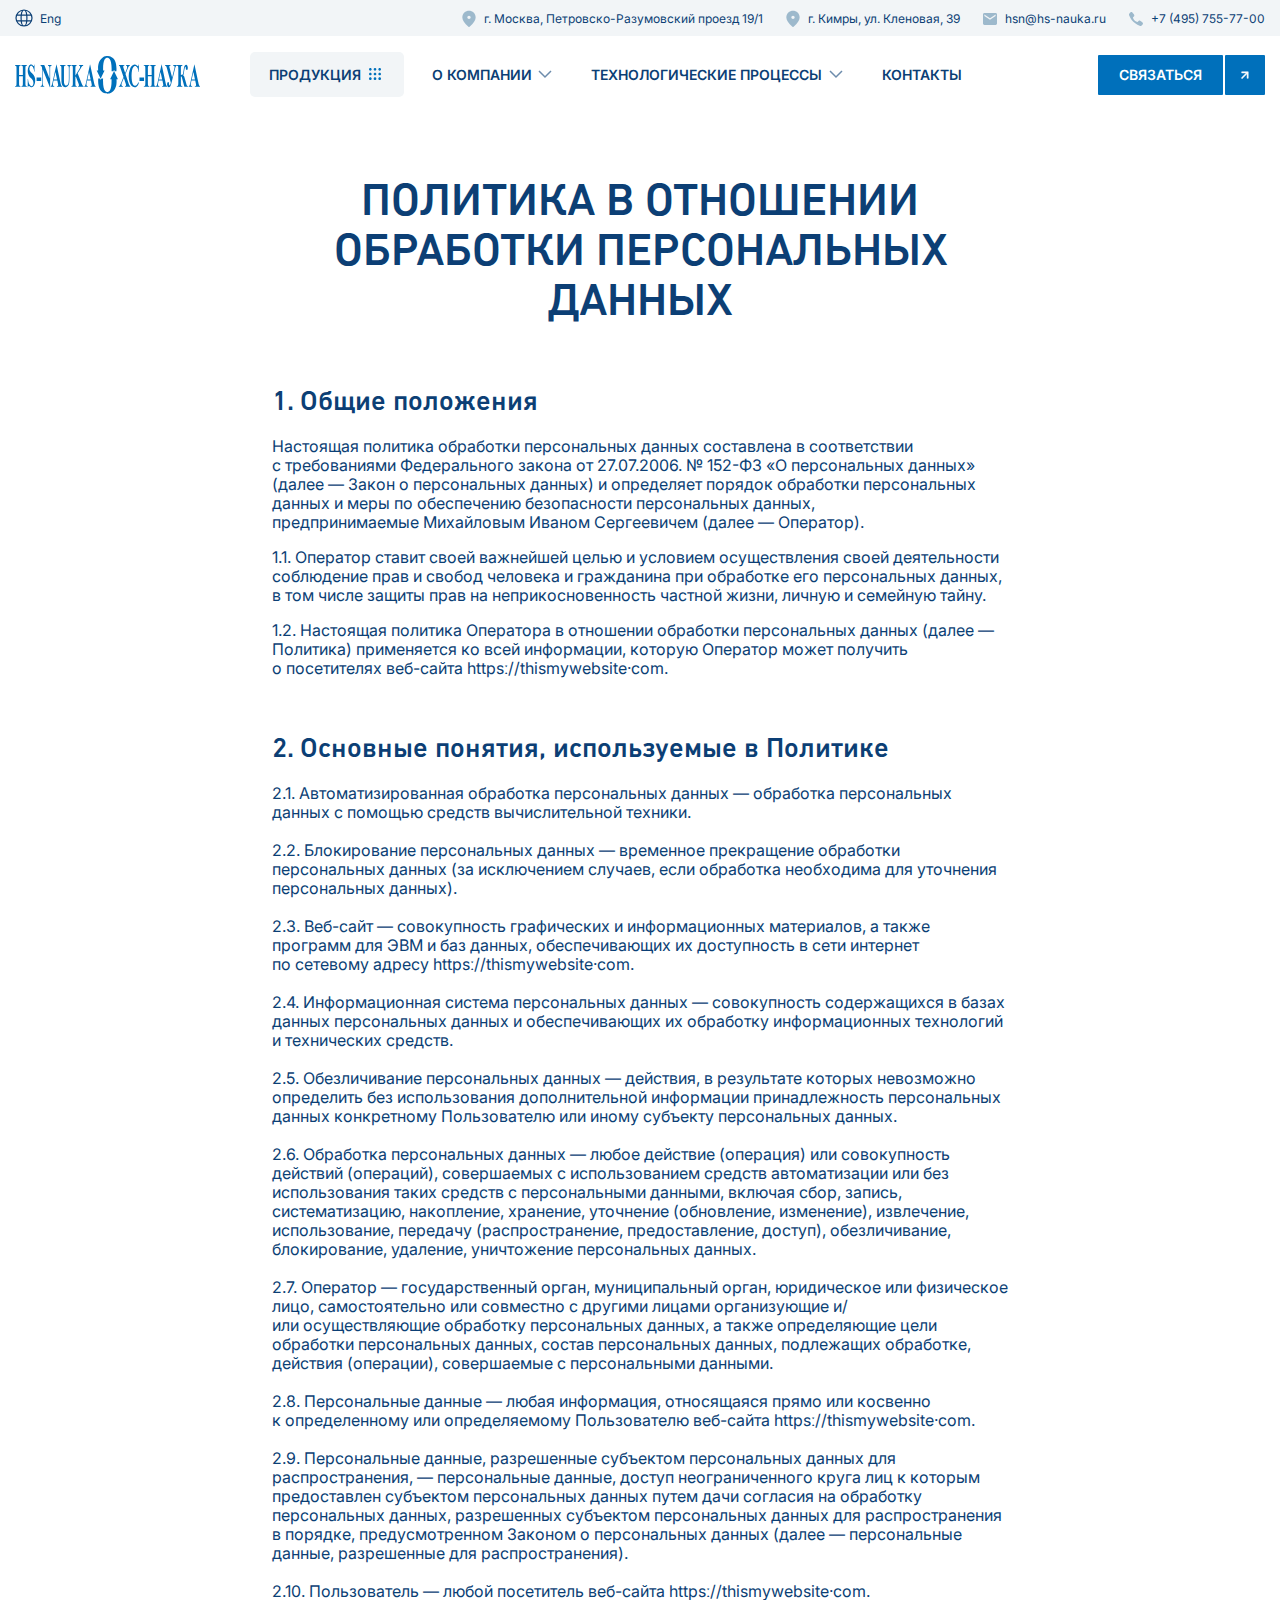
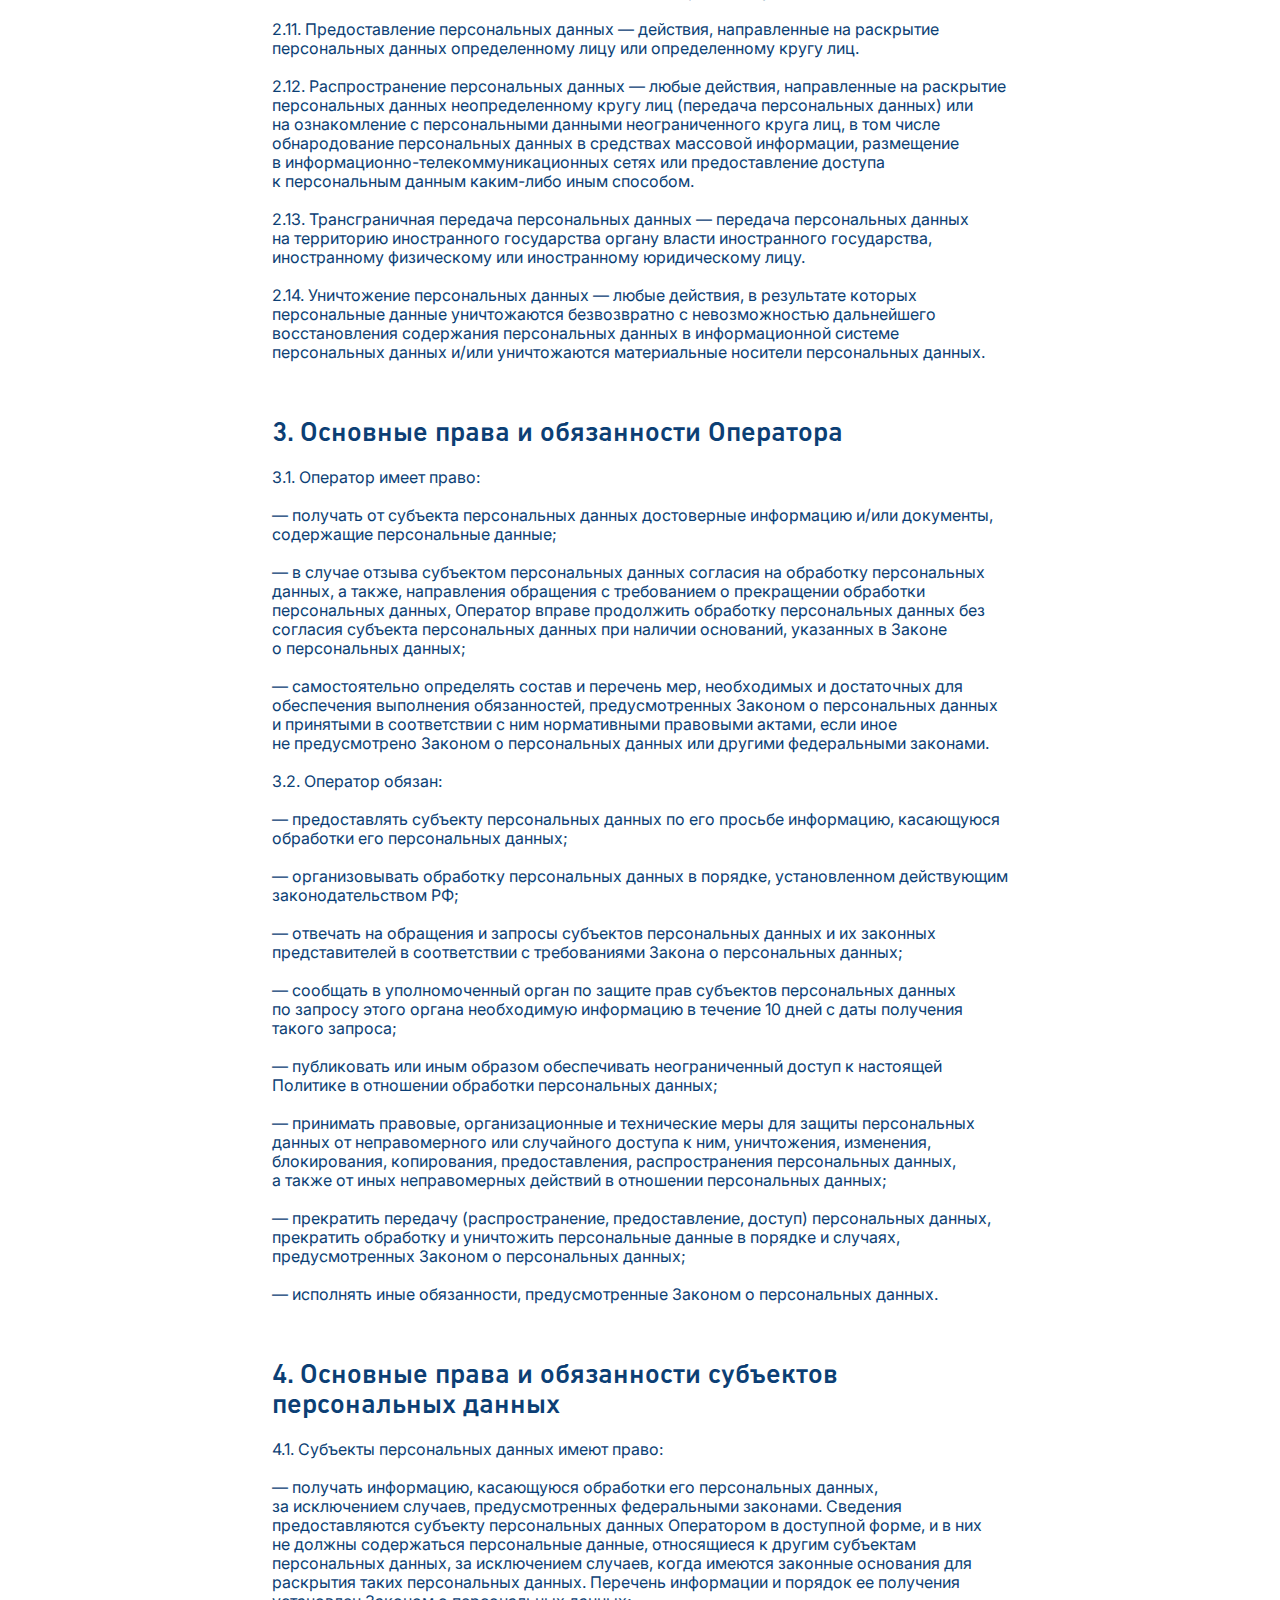
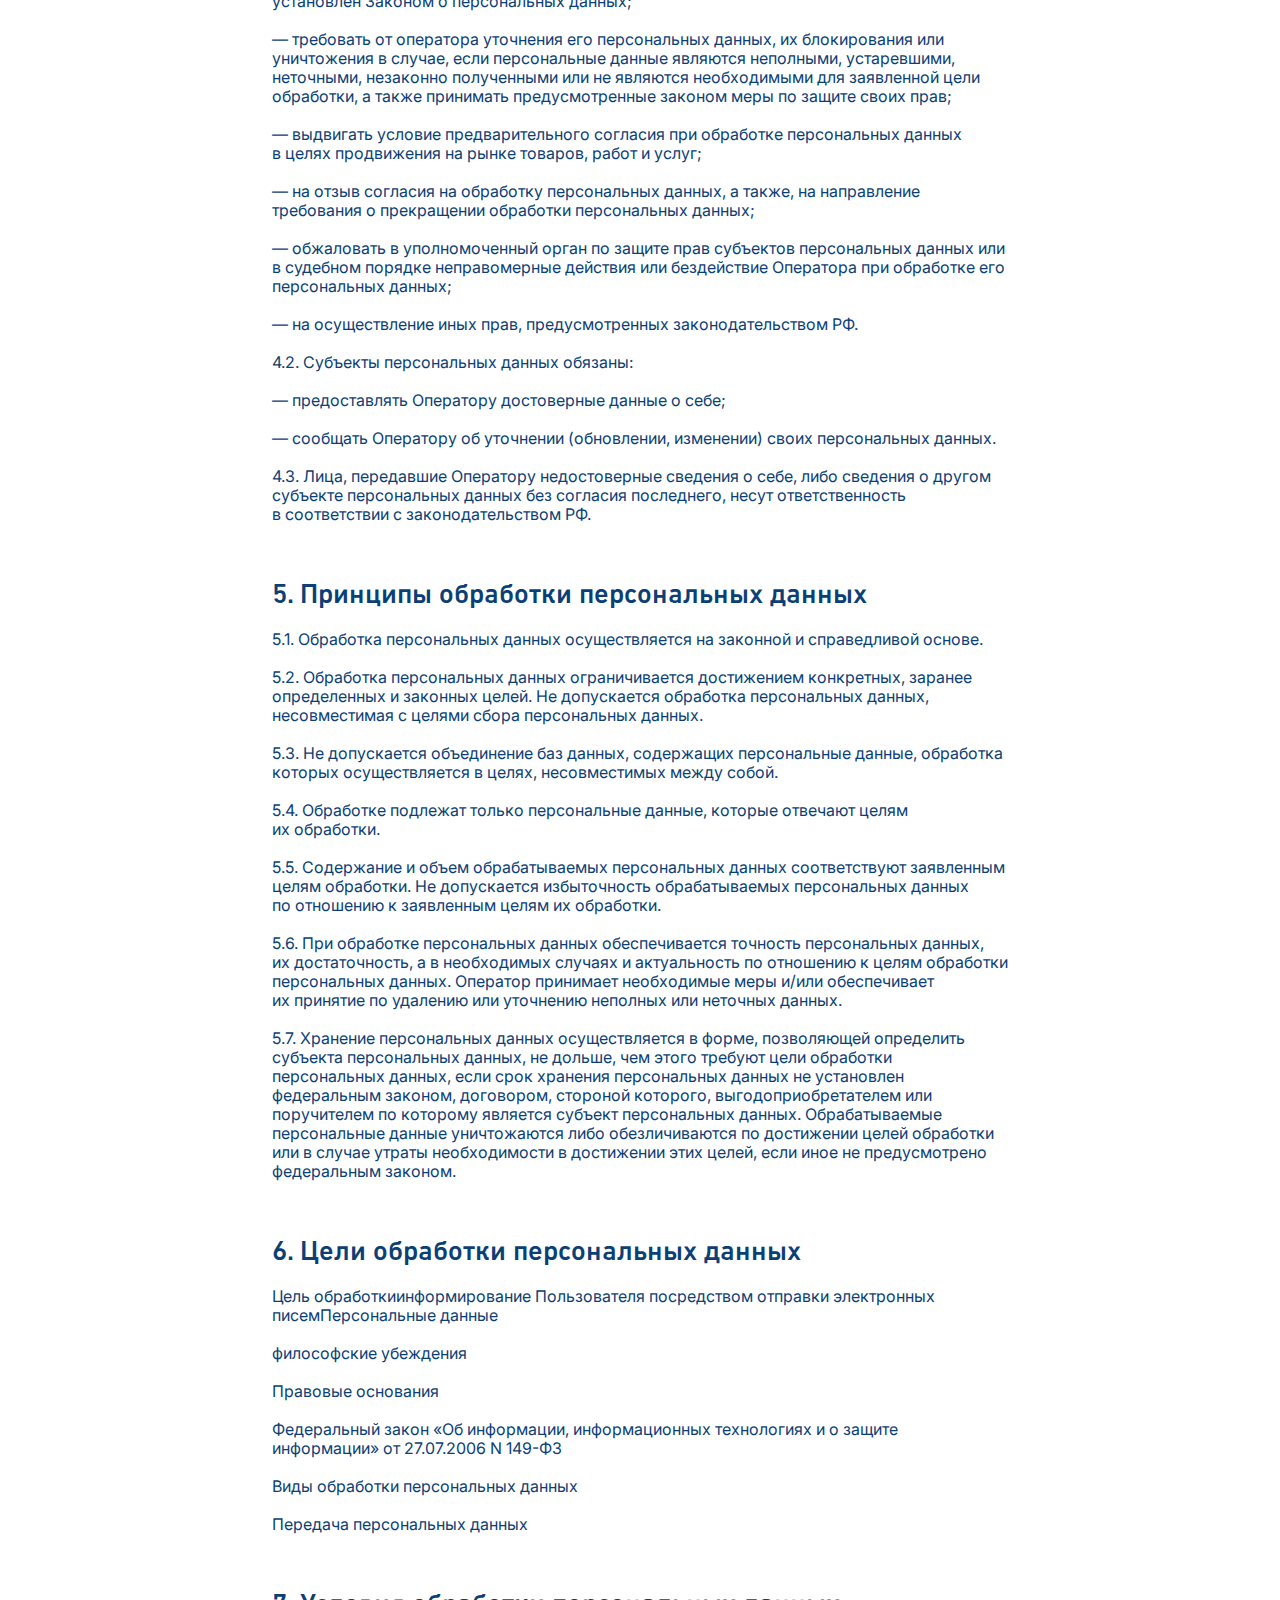
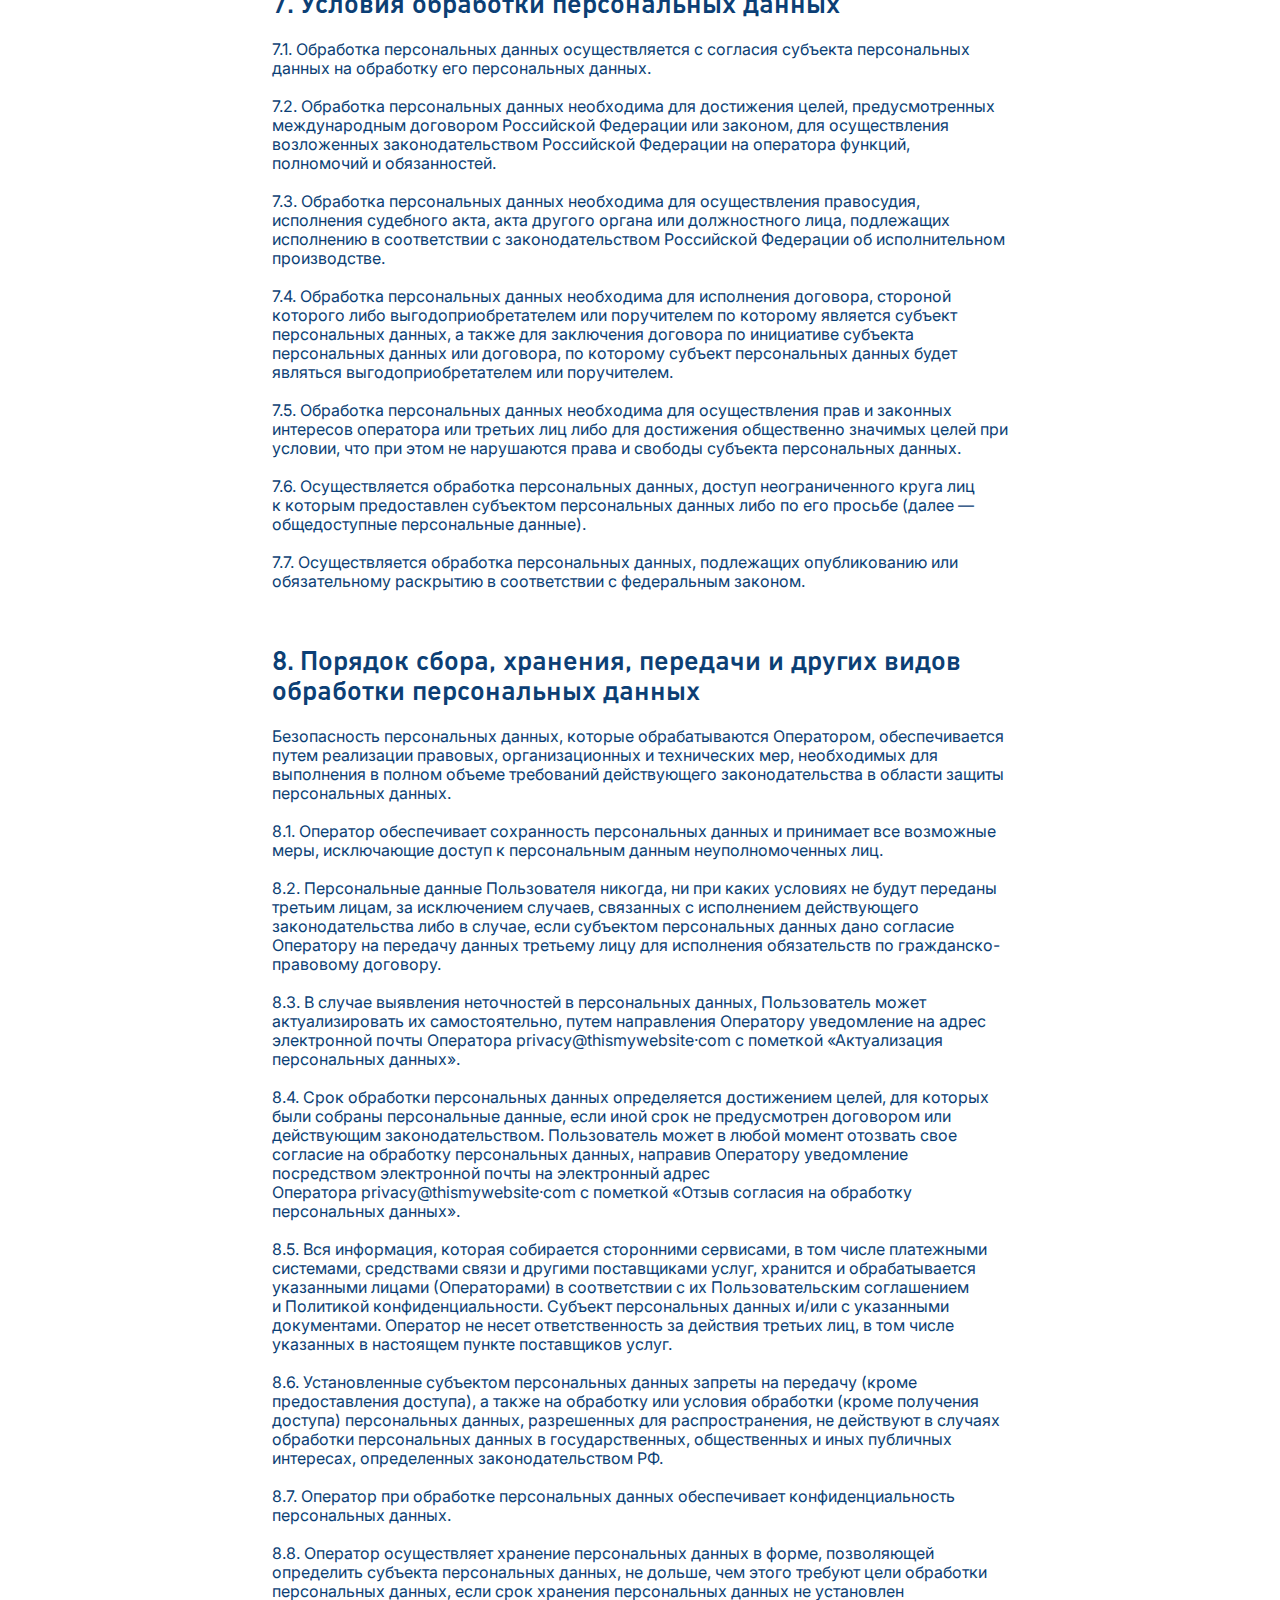
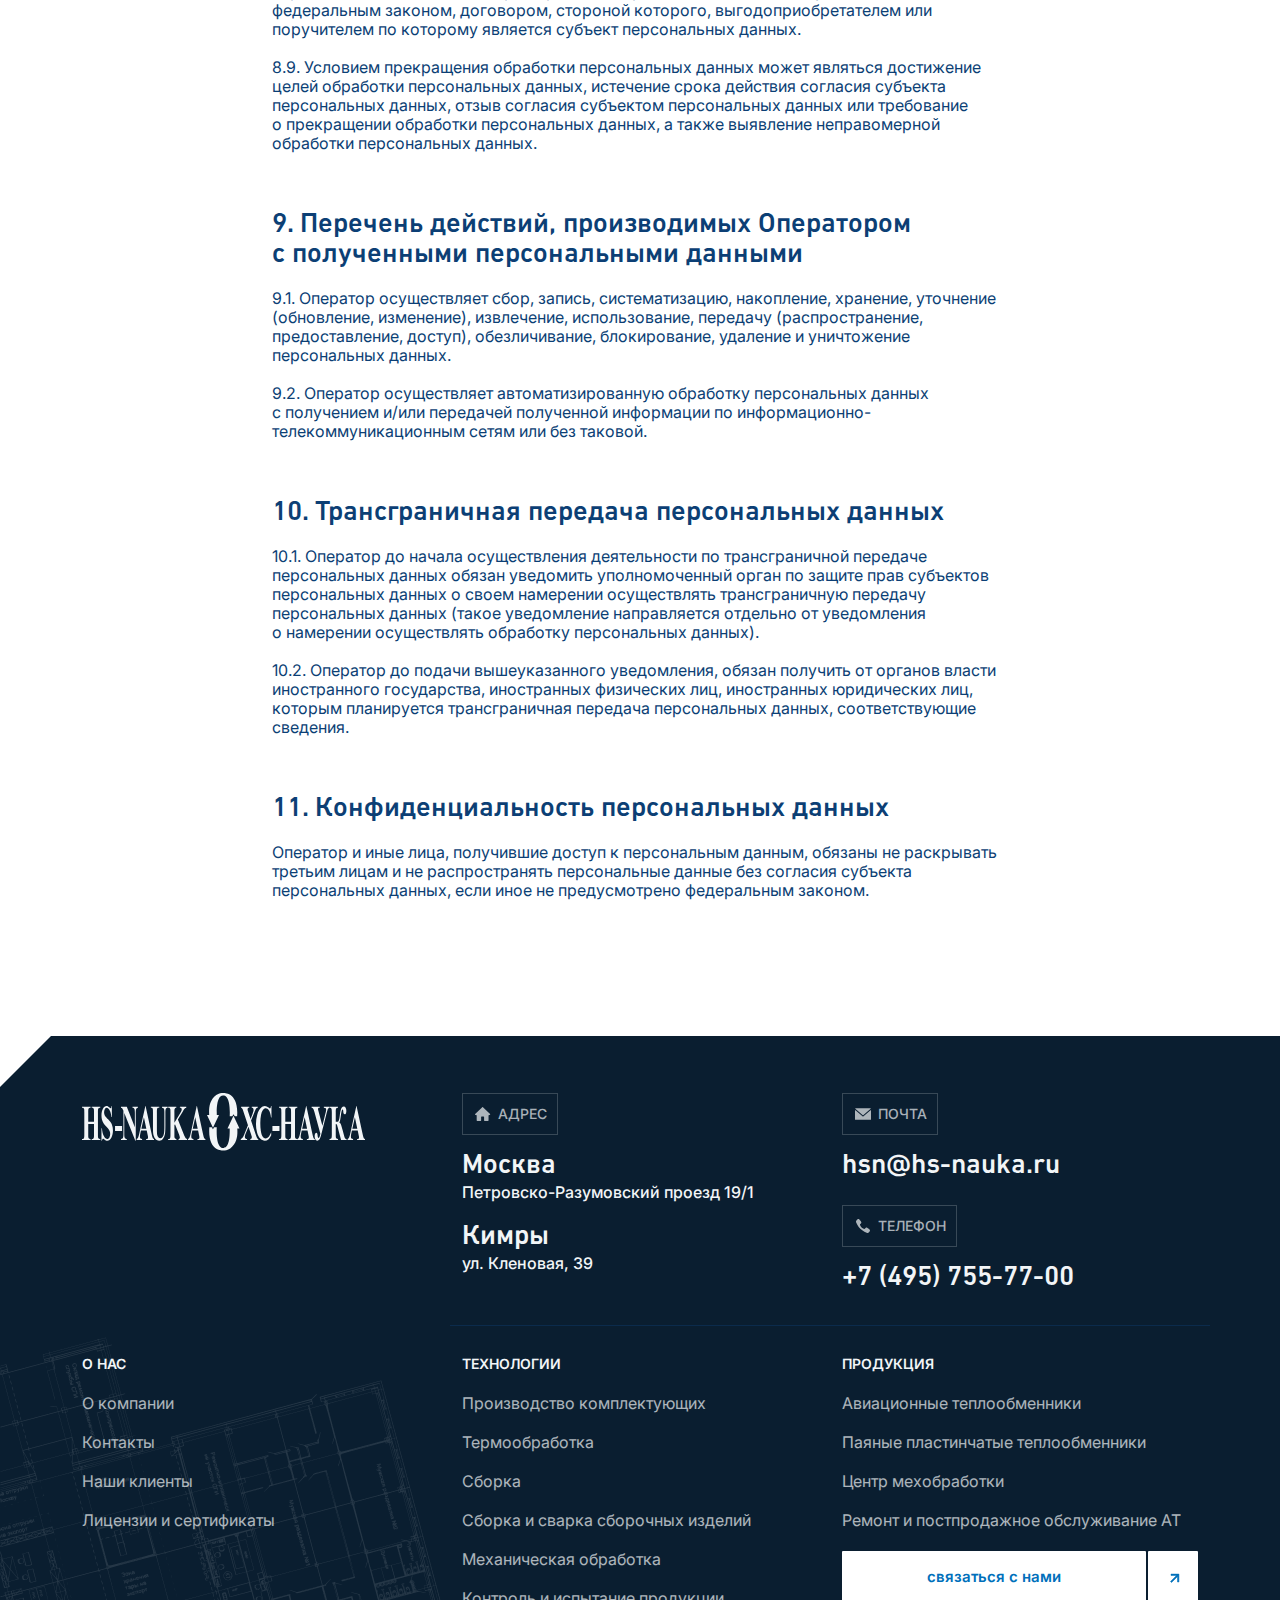
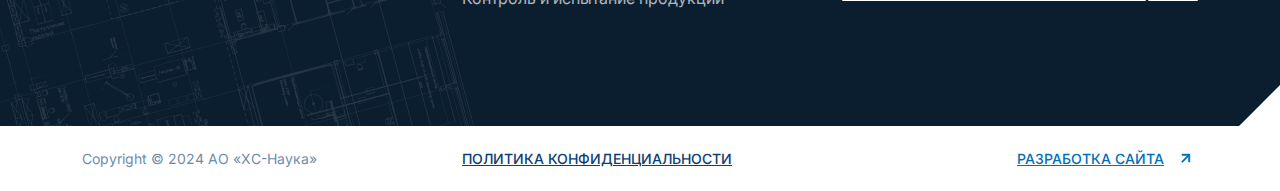
<file: privacy.html>
<!DOCTYPE html>
<html lang="en">
<head>
  <meta charset="UTF-8">
  <title>Title</title>
  <meta name="viewport" content="width=device-width, initial-scale=1" />
  <link rel="stylesheet"  href="css/swiper-bundle.min.css">
  <link rel="preconnect" href="https://fonts.googleapis.com">
  <link rel="preconnect" href="https://fonts.gstatic.com" crossorigin>
  <link href="https://fonts.googleapis.com/css2?family=Inter:ital,opsz,wght@0,14..32,100..900;1,14..32,100..900&family=Montserrat:ital,wght@0,100..900;1,100..900&display=swap" rel="stylesheet">
  <link rel="stylesheet" href="css/bootstrap.min.css">
  <link rel="stylesheet" href="css/main.css">
  <link rel="stylesheet" href="css/media.css">
</head>
<body>
<header>
  <div class="top-bar">
    <div class="container-fluid d-flex justify-content-between align-items-center h-100">
      <div class="lang">
        <a href="#" class="text-decoration-none">
          <div class="lang-selected blue position-relative d-flex align-items-center">Eng</div>
        </a>
      </div>
      <div class="addresses d-flex">
        <div>
          <a href="#" class="blue text-decoration-none address-icon position-relative d-flex align-items-center">г. Москва, Петровско-Разумовский проезд 19/1</a>
        </div>
        <div>
          <a href="#"  class="blue text-decoration-none address-icon position-relative d-flex align-items-center">г. Кимры, ул. Кленовая, 39</a>
        </div>
        <div><a href="mailto:hsn@hs-nauka.ru" class="blue text-decoration-none mail-icon position-relative d-flex align-items-center">hsn@hs-nauka.ru</a></div>
        <div><a href="tel:+7 (495) 755-77-00"  class="blue text-decoration-none phone-icon position-relative d-flex align-items-center">+7 (495) 755-77-00</a></div>
      </div>
    </div>
  </div>
  <nav class="navbar navbar-expand-lg bg-body-tertiary justify-content-between">
    <div class="container-fluid ">
      <a class="navbar-brand" href="#"><img src="images/logo.svg" alt=""></a>
      <button class="navbar-toggler" type="button" data-bs-toggle="collapse" data-bs-target="#navbarSupportedContent" aria-controls="navbarSupportedContent" aria-expanded="false" aria-label="Toggle navigation">
        меню <span class="navbar-toggler-icon"></span>
      </button>
      <div class="collapse navbar-collapse" id="navbarSupportedContent">
        <div class="navbar-close  justify-content-end">
          <svg width="20" height="20" viewBox="0 0 20 20" fill="none" xmlns="http://www.w3.org/2000/svg">
            <path d="M16 4L4 16M4 4L16 16" stroke="#FCFCFC" stroke-width="2" stroke-linecap="round" stroke-linejoin="round"/>
          </svg>

        </div>
        <ul class="navbar-nav me-auto mb-2 mb-lg-0 align-items-center">
          <li class="nav-item dropdown">
            <a class="nav-link active dropdown-toggle d-flex production" href="#" role="button" data-bs-toggle="dropdown" aria-expanded="false">
              продукция
            </a>
            <ul class="dropdown-menu">
              <li><a class="dropdown-item" href="#">авиационные теплообменники</a></li>
              <li><a class="dropdown-item" href="#">ППТО</a></li>
              <li><a class="dropdown-item" href="#">Центр мехобработки</a></li>
              <li><a class="dropdown-item" href="#">Ремонт и постпродажное <br>обслуживание АТ</a></li>
            </ul>
          </li>
          <li class="nav-item dropdown">
            <a class="nav-link dropdown-toggle d-flex" href="#" role="button" data-bs-toggle="dropdown" aria-expanded="false">
              о компании
            </a>
            <ul class="dropdown-menu">
              <li><a class="dropdown-item" href="#">миссия</a></li>
              <li><a class="dropdown-item" href="#">история (планы и цели)</a></li>
              <li><a class="dropdown-item" href="#">лицензии и сертификаты. Сертификация Минпромторга, ФАП-285, бывшие (AS, Nadcap), ОТ и ООС</a></li>
              <li><a class="dropdown-item" href="#">Наши клиенты</a></li>
              <li><a class="dropdown-item" href="#">Отзывы</a></li>
            </ul>
          </li>
          <li class="nav-item dropdown">
            <a class="nav-link dropdown-toggle d-flex" href="#" role="button" data-bs-toggle="dropdown" aria-expanded="false">
              Технологические процессы
            </a>
            <ul class="dropdown-menu">
              <li><a class="dropdown-item" href="#">Слесарно сварочная работы</a></li>
              <li><a class="dropdown-item" href="#">Термообработка</a></li>
              <li><a class="dropdown-item" href="#">Электро-эрозионная резка</a></li>
              <li><a class="dropdown-item" href="#">Участок испытаний</a></li>
              <li><a class="dropdown-item" href="#">Вакуумная пайка</a></li>
              <li><a class="dropdown-item" href="#">Мехобработка</a></li>
            </ul>
          </li>
          <li class="nav-item">
            <a class="nav-link " >Контакты</a>
          </li>
        </ul>

      </div>
      <div class="lang d-none">
        <div class="lang-selected blue position-relative d-flex align-items-center">Eng</div>
      </div>
      <div class="contact-us">
        <a class="btn btn-primary btn-blue" data-bs-toggle="modal" href="#contactModal" role="button">связаться <span class="btn-arrow"></span></a>
      </div>
    </div>
  </nav>
</header>
<main>
  <section class="privacy">
    <div class="container">
      <div class="row">
        <div class="col-8 m-auto  align-items-center justify-content-center d-flex flex-column">
         <h1 class="section-title text-center blue">Политика в отношении обработки персональных данных</h1>
          <h2>1. Общие положения</h2>
          <p>Настоящая политика обработки персональных данных составлена в соответствии с требованиями Федерального закона от 27.07.2006. № 152-ФЗ «О персональных данных» (далее — Закон о персональных данных) и определяет порядок обработки персональных данных и меры по обеспечению безопасности персональных данных, предпринимаемые Михайловым Иваном Сергеевичем (далее — Оператор).</p>
          <p>  1.1. Оператор ставит своей важнейшей целью и условием осуществления своей деятельности соблюдение прав и свобод человека и гражданина при обработке его персональных данных, в том числе защиты прав на неприкосновенность частной жизни, личную и семейную тайну.
           </p> <p> 1.2. Настоящая политика Оператора в отношении обработки персональных данных (далее — Политика) применяется ко всей информации, которую Оператор может получить о посетителях веб-сайта httpsː//thismywebsite·com.</p>
          <h2>2. Основные понятия, используемые в Политике</h2>
          <p>
            2.1. Автоматизированная обработка персональных данных — обработка персональных данных с помощью средств вычислительной техники.
            <br><br> 2.2. Блокирование персональных данных — временное прекращение обработки персональных данных (за исключением случаев, если обработка необходима для уточнения персональных данных).
            <br><br>2.3. Веб-сайт — совокупность графических и информационных материалов, а также программ для ЭВМ и баз данных, обеспечивающих их доступность в сети интернет по сетевому адресу httpsː//thismywebsite·com.
            <br><br> 2.4. Информационная система персональных данных — совокупность содержащихся в базах данных персональных данных и обеспечивающих их обработку информационных технологий и технических средств.
            <br><br>2.5. Обезличивание персональных данных — действия, в результате которых невозможно определить без использования дополнительной информации принадлежность персональных данных конкретному Пользователю или иному субъекту персональных данных.
            <br><br>2.6. Обработка персональных данных — любое действие (операция) или совокупность действий (операций), совершаемых с использованием средств автоматизации или без использования таких средств с персональными данными, включая сбор, запись, систематизацию, накопление, хранение, уточнение (обновление, изменение), извлечение, использование, передачу (распространение, предоставление, доступ), обезличивание, блокирование, удаление, уничтожение персональных данных.
            <br><br> 2.7. Оператор — государственный орган, муниципальный орган, юридическое или физическое лицо, самостоятельно или совместно с другими лицами организующие и/или осуществляющие обработку персональных данных, а также определяющие цели обработки персональных данных, состав персональных данных, подлежащих обработке, действия (операции), совершаемые с персональными данными.
            <br><br> 2.8. Персональные данные — любая информация, относящаяся прямо или косвенно к определенному или определяемому Пользователю веб-сайта httpsː//thismywebsite·com.
            <br><br> 2.9. Персональные данные, разрешенные субъектом персональных данных для распространения, — персональные данные, доступ неограниченного круга лиц к которым предоставлен субъектом персональных данных путем дачи согласия на обработку персональных данных, разрешенных субъектом персональных данных для распространения в порядке, предусмотренном Законом о персональных данных (далее — персональные данные, разрешенные для распространения).
            <br><br> 2.10. Пользователь — любой посетитель веб-сайта httpsː//thismywebsite·com.
            <br><br> 2.11. Предоставление персональных данных — действия, направленные на раскрытие персональных данных определенному лицу или определенному кругу лиц.
            <br><br> 2.12. Распространение персональных данных — любые действия, направленные на раскрытие персональных данных неопределенному кругу лиц (передача персональных данных) или на ознакомление с персональными данными неограниченного круга лиц, в том числе обнародование персональных данных в средствах массовой информации, размещение в информационно-телекоммуникационных сетях или предоставление доступа к персональным данным каким-либо иным способом.
            <br><br> 2.13. Трансграничная передача персональных данных — передача персональных данных на территорию иностранного государства органу власти иностранного государства, иностранному физическому или иностранному юридическому лицу.
            <br><br> 2.14. Уничтожение персональных данных — любые действия, в результате которых персональные данные уничтожаются безвозвратно с невозможностью дальнейшего восстановления содержания персональных данных в информационной системе персональных данных и/или уничтожаются материальные носители персональных данных.
          </p>
          <h2>3. Основные права и обязанности Оператора</h2>
          <p>
            3.1. Оператор имеет право:
            <br><br>  — получать от субъекта персональных данных достоверные информацию и/или документы, содержащие персональные данные;
            <br><br>— в случае отзыва субъектом персональных данных согласия на обработку персональных данных, а также, направления обращения с требованием о прекращении обработки персональных данных, Оператор вправе продолжить обработку персональных данных без согласия субъекта персональных данных при наличии оснований, указанных в Законе о персональных данных;
            <br><br> — самостоятельно определять состав и перечень мер, необходимых и достаточных для обеспечения выполнения обязанностей, предусмотренных Законом о персональных данных и принятыми в соответствии с ним нормативными правовыми актами, если иное не предусмотрено Законом о персональных данных или другими федеральными законами.
            <br><br> 3.2. Оператор обязан:
            <br><br> — предоставлять субъекту персональных данных по его просьбе информацию, касающуюся обработки его персональных данных;
            <br><br> — организовывать обработку персональных данных в порядке, установленном действующим законодательством РФ;
            <br><br> — отвечать на обращения и запросы субъектов персональных данных и их законных представителей в соответствии с требованиями Закона о персональных данных;
            <br><br> — сообщать в уполномоченный орган по защите прав субъектов персональных данных по запросу этого органа необходимую информацию в течение 10 дней с даты получения такого запроса;
            <br><br>— публиковать или иным образом обеспечивать неограниченный доступ к настоящей Политике в отношении обработки персональных данных;
            <br><br> — принимать правовые, организационные и технические меры для защиты персональных данных от неправомерного или случайного доступа к ним, уничтожения, изменения, блокирования, копирования, предоставления, распространения персональных данных, а также от иных неправомерных действий в отношении персональных данных;
            <br><br> — прекратить передачу (распространение, предоставление, доступ) персональных данных, прекратить обработку и уничтожить персональные данные в порядке и случаях, предусмотренных Законом о персональных данных;
            <br><br> — исполнять иные обязанности, предусмотренные Законом о персональных данных.
          </p>
          <h2>4. Основные права и обязанности субъектов персональных данных</h2>
          <p>4.1. Субъекты персональных данных имеют право:
            <br><br> — получать информацию, касающуюся обработки его персональных данных, за исключением случаев, предусмотренных федеральными законами. Сведения предоставляются субъекту персональных данных Оператором в доступной форме, и в них не должны содержаться персональные данные, относящиеся к другим субъектам персональных данных, за исключением случаев, когда имеются законные основания для раскрытия таких персональных данных. Перечень информации и порядок ее получения установлен Законом о персональных данных;
            <br><br> — требовать от оператора уточнения его персональных данных, их блокирования или уничтожения в случае, если персональные данные являются неполными, устаревшими, неточными, незаконно полученными или не являются необходимыми для заявленной цели обработки, а также принимать предусмотренные законом меры по защите своих прав;
            <br><br> — выдвигать условие предварительного согласия при обработке персональных данных в целях продвижения на рынке товаров, работ и услуг;
            <br><br> — на отзыв согласия на обработку персональных данных, а также, на направление требования о прекращении обработки персональных данных;
            <br><br> — обжаловать в уполномоченный орган по защите прав субъектов персональных данных или в судебном порядке неправомерные действия или бездействие Оператора при обработке его персональных данных;
            <br><br> — на осуществление иных прав, предусмотренных законодательством РФ.
            <br><br> 4.2. Субъекты персональных данных обязаны:
            <br><br> — предоставлять Оператору достоверные данные о себе;
            <br><br> — сообщать Оператору об уточнении (обновлении, изменении) своих персональных данных.
            <br><br> 4.3. Лица, передавшие Оператору недостоверные сведения о себе, либо сведения о другом субъекте персональных данных без согласия последнего, несут ответственность в соответствии с законодательством РФ.</p>
            <h2>5. Принципы обработки персональных данных</h2>
          <p>
            5.1. Обработка персональных данных осуществляется на законной и справедливой основе.
            <br><br> 5.2. Обработка персональных данных ограничивается достижением конкретных, заранее определенных и законных целей. Не допускается обработка персональных данных, несовместимая с целями сбора персональных данных.
            <br><br> 5.3. Не допускается объединение баз данных, содержащих персональные данные, обработка которых осуществляется в целях, несовместимых между собой.
            <br><br> 5.4. Обработке подлежат только персональные данные, которые отвечают целям их обработки.
            <br><br> 5.5. Содержание и объем обрабатываемых персональных данных соответствуют заявленным целям обработки. Не допускается избыточность обрабатываемых персональных данных по отношению к заявленным целям их обработки.
            <br><br> 5.6. При обработке персональных данных обеспечивается точность персональных данных, их достаточность, а в необходимых случаях и актуальность по отношению к целям обработки персональных данных. Оператор принимает необходимые меры и/или обеспечивает их принятие по удалению или уточнению неполных или неточных данных.
            <br><br> 5.7. Хранение персональных данных осуществляется в форме, позволяющей определить субъекта персональных данных, не дольше, чем этого требуют цели обработки персональных данных, если срок хранения персональных данных не установлен федеральным законом, договором, стороной которого, выгодоприобретателем или поручителем по которому является субъект персональных данных. Обрабатываемые персональные данные уничтожаются либо обезличиваются по достижении целей обработки или в случае утраты необходимости в достижении этих целей, если иное не предусмотрено федеральным законом.
          </p>
          <h2>6. Цели обработки персональных данных</h2>
          <p>Цель обработкиинформирование Пользователя посредством отправки электронных писемПерсональные данные
            <br><br> философские убеждения
            <br><br> Правовые основания
            <br><br> Федеральный закон «Об информации, информационных технологиях и о защите информации» от 27.07.2006 N 149-ФЗ
            <br><br> Виды обработки персональных данных
            <br><br> Передача персональных данных</p>
          <h2>7. Условия обработки персональных данных</h2>
          <p>7.1. Обработка персональных данных осуществляется с согласия субъекта персональных данных на обработку его персональных данных.
            <br><br> 7.2. Обработка персональных данных необходима для достижения целей, предусмотренных международным договором Российской Федерации или законом, для осуществления возложенных законодательством Российской Федерации на оператора функций, полномочий и обязанностей.
            <br><br> 7.3. Обработка персональных данных необходима для осуществления правосудия, исполнения судебного акта, акта другого органа или должностного лица, подлежащих исполнению в соответствии с законодательством Российской Федерации об исполнительном производстве.
            <br><br>7.4. Обработка персональных данных необходима для исполнения договора, стороной которого либо выгодоприобретателем или поручителем по которому является субъект персональных данных, а также для заключения договора по инициативе субъекта персональных данных или договора, по которому субъект персональных данных будет являться выгодоприобретателем или поручителем.
            <br><br>7.5. Обработка персональных данных необходима для осуществления прав и законных интересов оператора или третьих лиц либо для достижения общественно значимых целей при условии, что при этом не нарушаются права и свободы субъекта персональных данных.
            <br><br>7.6. Осуществляется обработка персональных данных, доступ неограниченного круга лиц к которым предоставлен субъектом персональных данных либо по его просьбе (далее — общедоступные персональные данные).
            <br><br> 7.7. Осуществляется обработка персональных данных, подлежащих опубликованию или обязательному раскрытию в соответствии с федеральным законом.</p>
       <h2>8. Порядок сбора, хранения, передачи и других видов обработки персональных данных</h2>
          <p>Безопасность персональных данных, которые обрабатываются Оператором, обеспечивается путем реализации правовых, организационных и технических мер, необходимых для выполнения в полном объеме требований действующего законодательства в области защиты персональных данных.
            <br><br> 8.1. Оператор обеспечивает сохранность персональных данных и принимает все возможные меры, исключающие доступ к персональным данным неуполномоченных лиц.
            <br><br> 8.2. Персональные данные Пользователя никогда, ни при каких условиях не будут переданы третьим лицам, за исключением случаев, связанных с исполнением действующего законодательства либо в случае, если субъектом персональных данных дано согласие Оператору на передачу данных третьему лицу для исполнения обязательств по гражданско-правовому договору.
            <br><br> 8.3. В случае выявления неточностей в персональных данных, Пользователь может актуализировать их самостоятельно, путем направления Оператору уведомление на адрес электронной почты Оператора privacy@thismywebsite·com с пометкой «Актуализация персональных данных».
            <br><br> 8.4. Срок обработки персональных данных определяется достижением целей, для которых были собраны персональные данные, если иной срок не предусмотрен договором или действующим законодательством. Пользователь может в любой момент отозвать свое согласие на обработку персональных данных, направив Оператору уведомление посредством электронной почты на электронный адрес Оператора privacy@thismywebsite·com с пометкой «Отзыв согласия на обработку персональных данных».
            <br><br> 8.5. Вся информация, которая собирается сторонними сервисами, в том числе платежными системами, средствами связи и другими поставщиками услуг, хранится и обрабатывается указанными лицами (Операторами) в соответствии с их Пользовательским соглашением и Политикой конфиденциальности. Субъект персональных данных и/или с указанными документами. Оператор не несет ответственность за действия третьих лиц, в том числе указанных в настоящем пункте поставщиков услуг.
            <br><br>8.6. Установленные субъектом персональных данных запреты на передачу (кроме предоставления доступа), а также на обработку или условия обработки (кроме получения доступа) персональных данных, разрешенных для распространения, не действуют в случаях обработки персональных данных в государственных, общественных и иных публичных интересах, определенных законодательством РФ.
            <br><br> 8.7. Оператор при обработке персональных данных обеспечивает конфиденциальность персональных данных.
            <br><br> 8.8. Оператор осуществляет хранение персональных данных в форме, позволяющей определить субъекта персональных данных, не дольше, чем этого требуют цели обработки персональных данных, если срок хранения персональных данных не установлен федеральным законом, договором, стороной которого, выгодоприобретателем или поручителем по которому является субъект персональных данных.
            <br><br> 8.9. Условием прекращения обработки персональных данных может являться достижение целей обработки персональных данных, истечение срока действия согласия субъекта персональных данных, отзыв согласия субъектом персональных данных или требование о прекращении обработки персональных данных, а также выявление неправомерной обработки персональных данных.</p>
          <h2>9. Перечень действий, производимых Оператором с полученными персональными данными</h2>
          <p>
            9.1. Оператор осуществляет сбор, запись, систематизацию, накопление, хранение, уточнение (обновление, изменение), извлечение, использование, передачу (распространение, предоставление, доступ), обезличивание, блокирование, удаление и уничтожение персональных данных.
            <br><br> 9.2. Оператор осуществляет автоматизированную обработку персональных данных с получением и/или передачей полученной информации по информационно-телекоммуникационным сетям или без таковой.
          </p>
          <h2>10. Трансграничная передача персональных данных</h2>
          <p>10.1. Оператор до начала осуществления деятельности по трансграничной передаче персональных данных обязан уведомить уполномоченный орган по защите прав субъектов персональных данных о своем намерении осуществлять трансграничную передачу персональных данных (такое уведомление направляется отдельно от уведомления о намерении осуществлять обработку персональных данных).
            <br><br> 10.2. Оператор до подачи вышеуказанного уведомления, обязан получить от органов власти иностранного государства, иностранных физических лиц, иностранных юридических лиц, которым планируется трансграничная передача персональных данных, соответствующие сведения.</p>
<h2>11. Конфиденциальность персональных данных</h2>
          <p>Оператор и иные лица, получившие доступ к персональным данным, обязаны не раскрывать третьим лицам и не распространять персональные данные без согласия субъекта персональных данных, если иное не предусмотрено федеральным законом.</p>

        </div>
      </div>
    </div>
  </section>
</main>
<footer>
  <div class="footer-top">
    <div class="container">
      <div class="row">
        <div class="col footer-top-logo">
          <a href="#" class="footer-logo">
            <img src="images/logo-white.svg" alt="">
          </a>
        </div>
        <div class="col">
          <h5 class="sub-title dark text-uppercase"><svg width="20" height="20" viewBox="0 0 20 20" fill="none" xmlns="http://www.w3.org/2000/svg">
            <path fill-rule="evenodd" clip-rule="evenodd" d="M16.7239 10.9375C17.1723 10.9375 17.394 10.3927 17.073 10.0796L9.96189 3.14186C9.76767 2.95238 9.45778 2.95239 9.26356 3.14187L2.15272 10.0796C1.83175 10.3927 2.05346 10.9375 2.50189 10.9375H3.18554C3.46168 10.9375 3.68554 11.1613 3.68554 11.4375V16.3761C3.68554 16.6523 3.90939 16.8761 4.18554 16.8761H6.64748H7.62845C7.90459 16.8761 8.12845 16.6523 8.12845 16.3761V13.1208C8.12845 12.8447 8.35231 12.6208 8.62845 12.6208H10.5904C10.8665 12.6208 11.0904 12.8447 11.0904 13.1208V16.3761C11.0904 16.6523 11.3142 16.8761 11.5904 16.8761H12.5714H15.0333C15.3094 16.8761 15.5333 16.6523 15.5333 16.3761V11.4375C15.5333 11.1613 15.7572 10.9375 16.0333 10.9375H16.7239Z" fill="#F2F5F7" fill-opacity="0.7"/>
          </svg>
            Адрес</h5>
          <div class="footer-address">
            <h2>Москва</h2>
            <p>Петровско-Разумовский проезд 19/1</p>
          </div>
          <div class="footer-address">
            <h2>Кимры</h2>
            <p>ул. Кленовая, 39</p>
          </div>
        </div>
        <div class="col">
          <h5 class="sub-title dark text-uppercase"><svg width="20" height="20" viewBox="0 0 20 20" fill="none" xmlns="http://www.w3.org/2000/svg">
            <path fill-rule="evenodd" clip-rule="evenodd" d="M17.5079 4.28589C17.7866 4.28589 17.9147 4.63278 17.7029 4.8139L10.1996 11.2295C10.0873 11.3254 9.9219 11.3254 9.80965 11.2295L2.30634 4.8139C2.09451 4.63278 2.2226 4.28589 2.5013 4.28589H17.5079ZM9.80756 12.3814C9.9183 12.4725 10.078 12.4725 10.1888 12.3814L17.5094 6.35878C17.7051 6.19775 18 6.33699 18 6.59046V15.4146C18 15.5803 17.8657 15.7146 17.7 15.7146H2.3C2.13431 15.7146 2 15.5803 2 15.4146V6.59349C2 6.34002 2.29486 6.20078 2.4906 6.36181L9.80756 12.3814Z" fill="#F2F5F7" fill-opacity="0.7"/>
          </svg>
            Почта</h5>
          <div class="footer-address">
            <h2>hsn@hs-nauka.ru</h2>
          </div>
          <h5 class="sub-title dark text-uppercase"><svg width="20" height="20" viewBox="0 0 20 20" fill="none" xmlns="http://www.w3.org/2000/svg">
            <path d="M16.7953 13.8979C16.8412 13.9697 16.9056 14.0946 16.9331 14.1756C16.9928 14.3421 17.0181 14.6035 16.9859 14.7539C16.94 14.9737 16.7769 15.2489 16.3359 15.8458C16.0694 16.2044 15.5916 16.6971 15.3987 16.8128C14.9416 17.0811 14.5534 17.0649 13.6599 16.7388C12.1277 16.1789 10.6508 15.36 9.22661 14.2843C6.50001 12.2254 4.51541 9.63212 3.18543 6.38418C3.01545 5.97008 2.98789 5.8359 3.00396 5.51204C3.02235 5.11877 3.14406 4.82036 3.46105 4.39934C3.8125 3.93435 4.63486 3.26811 5.07356 3.09692C5.48936 2.93495 5.86603 2.97662 6.16005 3.21718C6.32316 3.35371 7.1409 4.36233 7.46938 4.83424C7.71745 5.1928 8.0597 5.748 8.19064 6.00248C8.36063 6.3379 8.39047 6.67102 8.28022 6.99722C8.19293 7.25401 8.11714 7.3396 7.64852 7.71434C7.40966 7.90867 7.19373 8.08682 7.17304 8.10992C7.15239 8.1354 7.10645 8.21635 7.07198 8.29268C6.93188 8.59574 7.01687 9.00985 7.35222 9.68765C7.61181 10.2151 7.94025 10.6824 8.42265 11.2122C8.83154 11.6633 9.36442 12.119 9.78018 12.3734C10.3154 12.7019 11.0114 12.9518 11.395 12.9541C11.5604 12.9541 11.7947 12.887 11.9141 12.8037C11.9624 12.7714 12.1438 12.5655 12.3207 12.3457C12.7594 11.7974 12.8973 11.6748 13.1591 11.6008C13.4026 11.5291 13.7311 11.6054 14.1744 11.8344C14.9508 12.2346 16.5059 13.4584 16.7953 13.8979Z" fill="#F2F5F7" fill-opacity="0.7"/>
          </svg>
            телефон</h5>
          <div class="footer-address">
            <h2>+7 (495) 755-77-00</h2>

          </div>
        </div>
      </div>
    </div>
    <div class="container footer-bottom">
      <div class="row">
        <div class="col">
          <h4>О нас</h4>
          <ul class="footer-menu">
            <li><a href="">О компании</a></li>
            <li><a href="">Контакты</a></li>
            <li><a href="">Наши клиенты</a></li>
            <li><a href="">Лицензии и сертификаты</a></li>
          </ul>
        </div>
        <div class="col">
          <h4>технологии</h4>
          <ul class="footer-menu">
            <li><a href="">Производство комплектующих</a></li>
            <li><a href="">Термообработка</a></li>
            <li><a href="">Сборка</a></li>
            <li><a href="">Сборка и сварка сборочных изделий</a></li>
            <li><a href="">Механическая обработка</a></li>
            <li><a href="">Контроль и испытание продукции</a></li>
          </ul>
        </div>
        <div class="col">
          <h4>Продукция</h4>
          <ul class="footer-menu">
            <li><a href="">Авиационные теплообменники</a></li>
            <li><a href="">Паяные пластинчатые теплообменники</a></li>
            <li><a href="">Центр мехобработки</a></li>
            <li><a href="">Ремонт и постпродажное обслуживание АТ</a></li>
          </ul>
          <a href="" class="btn btn-secondary">связаться с нами <span class="btn-arrow"></span></a>
        </div>
      </div>
    </div>
  </div>
  <div class="copyright">
    <div class="container">
      <div class="row">
        <div class="col-md-4 align-items-center d-flex">
          <p>Copyright © 2024 АО «ХC-Наука»</p>
        </div>
        <div class="col-md-4">
          <a href="" class="blue">Политика конфиденциальности</a>
        </div>
        <div class="col-md-4 justify-content-end d-flex">
          <a href="" class="light-blue ">Разработка сайта <svg width="24" height="24" viewBox="0 0 24 24" fill="none" xmlns="http://www.w3.org/2000/svg">
            <path d="M8.50088 16.5L7.50089 15.5L13.5009 9.50008L8.00089 9.50008L8.00089 8.08009H15.9208V16L14.5008 16V10.5001L8.50088 16.5Z" fill="#0070BB" stroke="#0070BB" stroke-width="0.5"/>
          </svg>
          </a>
        </div>
      </div>
    </div>
  </div>

</footer>
<div class="fixed-mobile-menu">
  <nav class="navbar navbar-light navbar-expand    fixed-bottom d-md-none d-lg-none d-xl-none "
  >
    <ul class="nav nav-justified w-100" id="myTab" role="tablist">
      <li class="nav-item" role="presentation">
        <a href="#" class="nav-link active text-decoration-none" id="home-tab" data-bs-toggle="tab" data-bs-target="#home" type="button"
           role="tab" aria-controls="home" aria-selected="true">
                    <span><svg width="20" height="20" viewBox="0 0 20 20" fill="none" xmlns="http://www.w3.org/2000/svg">
<path d="M6.66667 5.33333C6.66667 6.06971 6.06971 6.66667 5.33333 6.66667C4.59695 6.66667 4 6.06971 4 5.33333C4 4.59695 4.59695 4 5.33333 4C6.06971 4 6.66667 4.59695 6.66667 5.33333Z" fill="#6D8CAC"/>
<path d="M6.66667 10C6.66667 10.7364 6.06971 11.3333 5.33333 11.3333C4.59695 11.3333 4 10.7364 4 10C4 9.26362 4.59695 8.66667 5.33333 8.66667C6.06971 8.66667 6.66667 9.26362 6.66667 10Z" fill="#6D8CAC"/>
<path d="M6.66667 14.6667C6.66667 15.403 6.06971 16 5.33333 16C4.59695 16 4 15.403 4 14.6667C4 13.9303 4.59695 13.3333 5.33333 13.3333C6.06971 13.3333 6.66667 13.9303 6.66667 14.6667Z" fill="#6D8CAC"/>
<path d="M11.3333 5.33333C11.3333 6.06971 10.7364 6.66667 10 6.66667C9.26362 6.66667 8.66667 6.06971 8.66667 5.33333C8.66667 4.59695 9.26362 4 10 4C10.7364 4 11.3333 4.59695 11.3333 5.33333Z" fill="#6D8CAC"/>
<path d="M11.3333 10C11.3333 10.7364 10.7364 11.3333 10 11.3333C9.26362 11.3333 8.66667 10.7364 8.66667 10C8.66667 9.26362 9.26362 8.66667 10 8.66667C10.7364 8.66667 11.3333 9.26362 11.3333 10Z" fill="#6D8CAC"/>
<path d="M11.3333 14.6667C11.3333 15.403 10.7364 16 10 16C9.26362 16 8.66667 15.403 8.66667 14.6667C8.66667 13.9303 9.26362 13.3333 10 13.3333C10.7364 13.3333 11.3333 13.9303 11.3333 14.6667Z" fill="#6D8CAC"/>
<path d="M16 5.33333C16 6.06971 15.403 6.66667 14.6667 6.66667C13.9303 6.66667 13.3333 6.06971 13.3333 5.33333C13.3333 4.59695 13.9303 4 14.6667 4C15.403 4 16 4.59695 16 5.33333Z" fill="#6D8CAC"/>
<path d="M16 10C16 10.7364 15.403 11.3333 14.6667 11.3333C13.9303 11.3333 13.3333 10.7364 13.3333 10C13.3333 9.26362 13.9303 8.66667 14.6667 8.66667C15.403 8.66667 16 9.26362 16 10Z" fill="#6D8CAC"/>
<path d="M16 14.6667C16 15.403 15.403 16 14.6667 16C13.9303 16 13.3333 15.403 13.3333 14.6667C13.3333 13.9303 13.9303 13.3333 14.6667 13.3333C15.403 13.3333 16 13.9303 16 14.6667Z" fill="#6D8CAC"/>
</svg>
</span>
          Продукция
        </a>
      </li>
      <li class="nav-item" role="presentation">
        <a href class="nav-link text-decoration-none" id="notes-tab" data-bs-toggle="tab" data-bs-target="#notes" type="button"
           role="tab" aria-controls="intro" aria-selected="true">
                    <span><svg width="20" height="20" viewBox="0 0 20 20" fill="none" xmlns="http://www.w3.org/2000/svg">
<path d="M14.6533 6.49414C14.585 6.36068 14.5085 6.2207 14.4238 6.07422L12.5 7.99805L12.002 7.5L13.9258 5.57617C13.776 5.48503 13.6361 5.4069 13.5059 5.3418C13.3757 5.27669 13.2406 5.21647 13.1006 5.16113C12.9606 5.10579 12.8174 5.0651 12.6709 5.03906C12.5244 5.01302 12.3633 5 12.1875 5C11.9271 5.00326 11.6781 5.03743 11.4404 5.10254C11.2028 5.16764 10.9798 5.26204 10.7715 5.38574C10.5632 5.50944 10.3727 5.65592 10.2002 5.8252C10.0277 5.99447 9.87956 6.1849 9.75586 6.39648C9.63216 6.60807 9.53776 6.83268 9.47266 7.07031C9.40755 7.30794 9.375 7.55534 9.375 7.8125C9.375 7.89063 9.37826 7.96712 9.38477 8.04199C9.39128 8.11686 9.40104 8.19173 9.41406 8.2666L5.47852 12.2021C5.32227 12.3617 5.20345 12.5407 5.12207 12.7393C5.04069 12.9378 5 13.1462 5 13.3643C5 13.5889 5.04395 13.8005 5.13184 13.999C5.21973 14.1976 5.33691 14.3717 5.4834 14.5215C5.62988 14.6712 5.80241 14.7884 6.00098 14.873C6.19954 14.9577 6.41113 15 6.63574 15C6.8571 15 7.06706 14.9593 7.26562 14.8779C7.46419 14.7965 7.6416 14.6777 7.79785 14.5215L11.7334 10.5859C11.8115 10.599 11.888 10.6087 11.9629 10.6152C12.0378 10.6217 12.1126 10.625 12.1875 10.625C12.4479 10.6217 12.6969 10.5876 12.9346 10.5225C13.1722 10.4574 13.3952 10.363 13.6035 10.2393C13.8118 10.1156 14.0023 9.96908 14.1748 9.7998C14.3473 9.63053 14.4954 9.4401 14.6191 9.22852C14.7428 9.01693 14.8372 8.79232 14.9023 8.55469C14.9674 8.31706 15 8.06966 15 7.8125C14.9935 7.63346 14.9788 7.4707 14.9561 7.32422C14.9333 7.17773 14.8942 7.03613 14.8389 6.89941C14.7835 6.7627 14.7217 6.6276 14.6533 6.49414Z" fill="#6D8CAC"/>
</svg></span>
          Технологии
        </a>
      </li>
      <li class="nav-item" role="presentation">
        <a href="" class="nav-link text-decoration-none" id="project-tab" data-bs-toggle="tab" data-bs-target="#project" type="button"
           role="tab" aria-controls="profile" aria-selected="false">
                    <span><svg width="20" height="20" viewBox="0 0 20 20" fill="none" xmlns="http://www.w3.org/2000/svg">
<path d="M7.11266 13.7125L6.2877 12.8875L11.2374 7.93779L6.70018 7.93779V6.76634H13.2338V13.3L12.0624 13.3L12.0624 8.76274L7.11266 13.7125Z" fill="#6D8CAC" stroke="6D8CAC" stroke-width="1"/>
</svg>
</span>
          Связаться
        </a>
      <li class="nav-item" role="presentation">
        <button class="nav-link" id="sidebarCollapse" type="button"
        >
                    <span><svg width="20" height="20" viewBox="0 0 20 20" fill="none" xmlns="http://www.w3.org/2000/svg">
<path d="M3.33333 15H16.6667C17.125 15 17.5 14.625 17.5 14.1667C17.5 13.7083 17.125 13.3333 16.6667 13.3333H3.33333C2.875 13.3333 2.5 13.7083 2.5 14.1667C2.5 14.625 2.875 15 3.33333 15ZM3.33333 10.8333H16.6667C17.125 10.8333 17.5 10.4583 17.5 10C17.5 9.54167 17.125 9.16667 16.6667 9.16667H3.33333C2.875 9.16667 2.5 9.54167 2.5 10C2.5 10.4583 2.875 10.8333 3.33333 10.8333ZM2.5 5.83333C2.5 6.29167 2.875 6.66667 3.33333 6.66667H16.6667C17.125 6.66667 17.5 6.29167 17.5 5.83333C17.5 5.375 17.125 5 16.6667 5H3.33333C2.875 5 2.5 5.375 2.5 5.83333Z" fill="#0C3F75"/>
</svg>
</span>
          Меню
        </button>
      </li>
    </ul>
  </nav>
  <div class="sidebar-overlay"></div>
  <nav id="sidebar">
    <div class="sidebar-header d-flex justify-content-between">
      <a href=""><img src="images/logo-white.svg" alt=""></a>
      <a href="" class="menu-close"><svg width="20" height="20" viewBox="0 0 20 20" fill="none" xmlns="http://www.w3.org/2000/svg">
        <path d="M16 4L4 16M4 4L16 16" stroke="#FCFCFC" stroke-width="2" stroke-linecap="round" stroke-linejoin="round"/>
      </svg>
      </a>
    </div>

    <ul class="list-unstyled components">
      <p>О КОМПАНИИ</p>
      <li class="active">
        <ul class=" list-unstyled" id="homeSubmenu">
          <li>
            <a href="#">миссия</a>
          </li>
          <li>
            <a href="#">история (планы и цели)</a>
          </li>
          <li>
            <a href="#">лицензии и сертификаты. Сертификация Минпромторга, ФАП-285, бывшие (AS, Nadcap), ОТ и ООС</a>
          </li>
          <li>
            <a href="#">Наши клиенты</a>
          </li>
          <li>
            <a href="#">Отзывы</a>
          </li>
        </ul>
      </li>
      <li>
        <a href="#">КОНТАКТЫ</a>
      </li>
      <li>
        <a href="#">БЛОГ</a>
      </li>
    </ul>
    <div class='nav-addresses'>
      <div class="">
        <a href="#" class="text-decoration-none">
          <h4>г. Москва</h4>
          <p>Петровско-Разумовский проезд 19/1</p>
        </a>
        <a href="#" class="text-decoration-none">
          <h4>г. Кимры</h4>
          <p>ул. Кленовая, 39</p>
        </a>
      </div>
      <div class>
        <a href="mailto:hsn@hs-nauka.ru" class="text-decoration-none">
          <h4>hsn@hs-nauka.ru</h4>
        </a>
      </div>
      <div class>
        <a href="tel:+7 (495) 755-77-00" class="text-decoration-none">
          <h4>+7 (495) 755-77-00</h4>
        </a>

      </div>
    </div>
    <div class="contacts d-flex justify-content-between">
      <div class="lang">
        <a href="#" class="lang-selected text-decoration-none blue position-relative d-flex align-items-center">Eng</a>
      </div>
      <div class="contact-us">
        <a class="btn btn-primary btn-blue" data-bs-toggle="modal" href="#contactModal" role="button">связаться <span class="btn-arrow"></span></a>
      </div>
    </div>


  </nav>
</div>
<div class="modal fade" id="features1" aria-hidden="true" aria-labelledby="exampleModalToggleLabel" tabindex="-1">
  <div class="modal-dialog modal-dialog-centered">
    <button type="button" class="btn-close" data-bs-dismiss="modal" aria-label="Close"></button>

    <div class="modal-content">
      <div class="modal-header">
        <h4 class="modal-title blue" id="exampleModalToggleLabel">Центр передового опыта по производству теплообменников</h4>
      </div>
      <div class="modal-body">
        <p class="blue">25 лет успешной работы на рынке позволили компании стать одним из мировых центров по производству авиационных теплообменников. Важным этапом в развитии компании стал ввод в эксплуатацию в 2011 году научно-производственного комплекса в г. Кимры Тверской области, созданного с целью обеспечения серийных поставок по программам Boeing 787, Airbus 380, расширения номенклатуры выпускаемой продукции, удовлетворения растущих потребностей российского авиационного рынка.

          Открытая в конце 2017 года вторая очередь производственного комплекса позволит выпускать самые большие в мире авиационные теплообменники уникальной конструкции, которые эксплуатируются на самолетах корпорации Boeing семейств 767, 777, 787. Для реализации этого проекта с Минпромторгом был заключен специальный инвестиционный контракт (СПИК), первый в авиационной промышленности России.  
          <br><br>
          Комплекс сертифицирован на серебряный и золотой уровни международного стандарта по энергоэффективности LEED, оснащен современным оборудованием и использует методы бережливого производства (Lean Manufacturing).</p>
      </div>
      <div class="modal-footer">
        <button type="button" class=" btn btn-primary" data-bs-dismiss="modal" aria-label="Close">Закрыть <span class="close-icon"></span></button>

      </div>
    </div>
  </div>
</div>
<div class="modal modal-contact fade" id="contactModal" aria-hidden="true" aria-labelledby="exampleModalToggleLabel" tabindex="-1">
  <div class="modal-dialog modal-dialog-centered">
    <button type="button" class="btn-close" data-bs-dismiss="modal" aria-label="Close"></button>

    <div class="modal-content">
      <div class="modal-header text-center">
        <h2 class="modal-title blue text-center" >Заголовок</h2>
      </div>
      <div class="modal-body">
        <p class="blue text-center">Здесь описание</p>
        <form action="" class="needs-validation" novalidate>
          <div class="input-group mb-3">
            <input type="text" class="form-control" placeholder="Имя" aria-label="name" aria-describedby="basic-addon1">
            <div class="invalid-feedback">
              Не заполнено
            </div>
          </div>

          <div class="input-group mb-3">
            <input type="email" class="form-control is-invalid" placeholder="E-mail" aria-label="E-mail" aria-describedby="basic-addon2">
            <div class="invalid-feedback">
              Не заполнено
            </div>
          </div>

          <div class="input-group mb-3">
            <input type="tel" class="form-control"  placeholder="+7 777 777 777" aria-describedby="basic-addon3">
            <div class="invalid-feedback">
              Не заполнено
            </div>
          </div>
          <div class="form-check">
            <input class="form-check-input" type="checkbox" value="" id="">
            <label class="form-check-label blue" for="flexCheckDefault">
              Я согласен на обработку <a href=""> персональных данных</a>
            </label>
          </div>
        </form>
      </div>
      <div class="modal-footer">
        <button type="button" class=" btn btn-primary" >отправить <span class="btn-arrow"></span></button>

      </div>
    </div>
  </div>
</div>

<script src="js/jquery-3.7.1.min.js"></script>
<script src="js/bootstrap.bundle.min.js"></script>
<script src="js/swiper-bundle.min.js"></script>
<script src="js/main.js"></script>
</body>
</html>
</file>
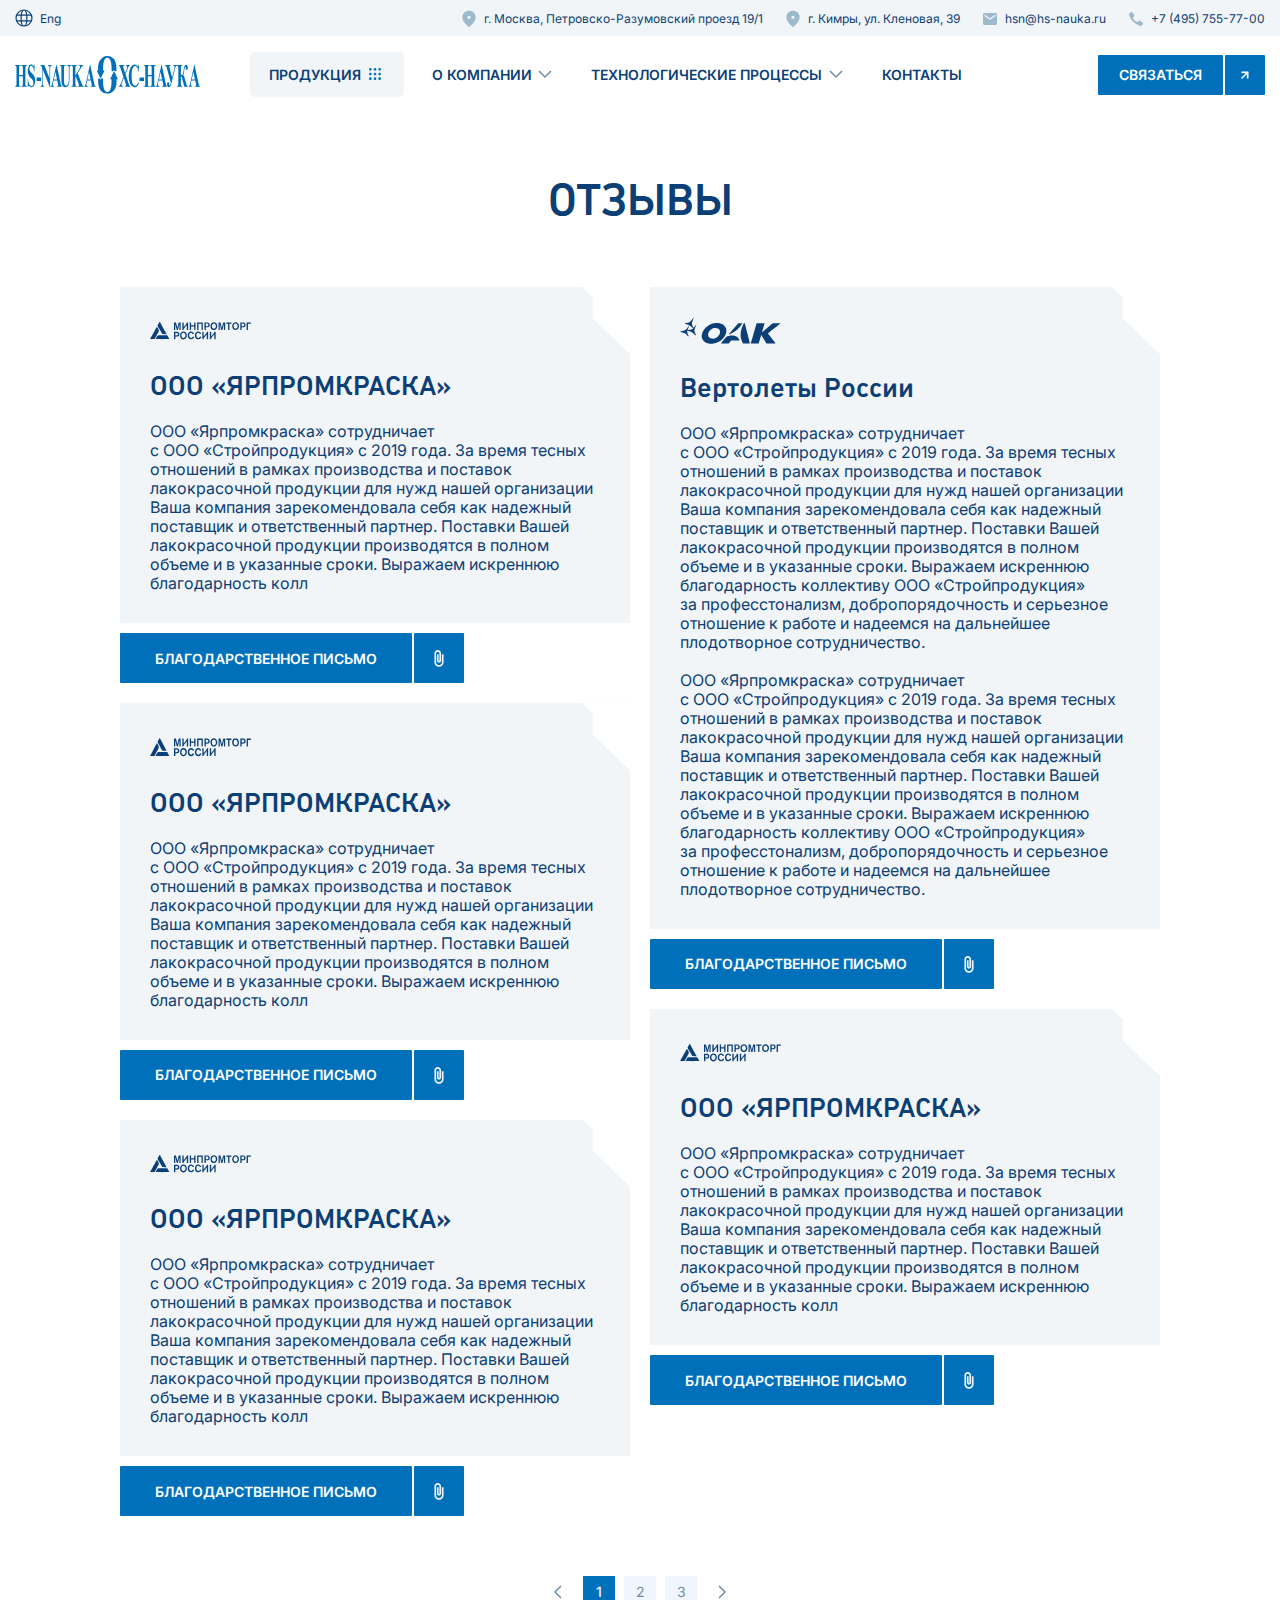
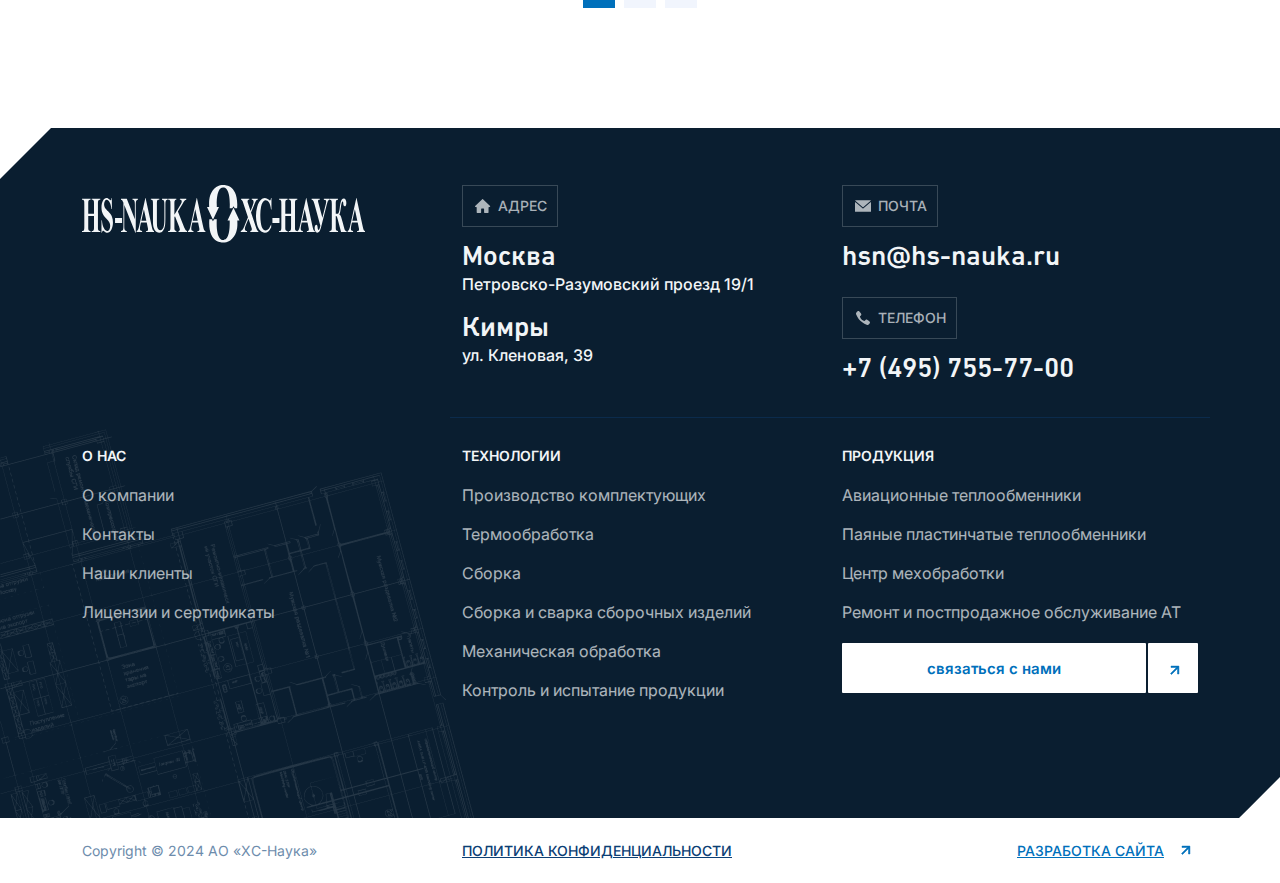
<file: review.html>
<!DOCTYPE html>
<html lang="en">
<head>
  <meta charset="UTF-8">
  <title>Title</title>
  <meta name="viewport" content="width=device-width, initial-scale=1" />
  <link rel="stylesheet"  href="css/swiper-bundle.min.css">
  <link rel="preconnect" href="https://fonts.googleapis.com">
  <link rel="preconnect" href="https://fonts.gstatic.com" crossorigin>
  <link href="https://fonts.googleapis.com/css2?family=Inter:ital,opsz,wght@0,14..32,100..900;1,14..32,100..900&family=Montserrat:ital,wght@0,100..900;1,100..900&display=swap" rel="stylesheet">
  <link rel="stylesheet" href="css/bootstrap.min.css">
  <link rel="stylesheet" href="css/main.css">
  <link rel="stylesheet" href="css/media.css">
</head>
<body>
<header>
  <div class="top-bar">
    <div class="container-fluid d-flex justify-content-between align-items-center h-100">
      <div class="lang">
        <a href="#" class="text-decoration-none">
          <div class="lang-selected blue position-relative d-flex align-items-center">Eng</div>
        </a>
      </div>
      <div class="addresses d-flex">
        <div>
          <a href="#" class="blue text-decoration-none address-icon position-relative d-flex align-items-center">г. Москва, Петровско-Разумовский проезд 19/1</a>
        </div>
        <div>
          <a href="#"  class="blue text-decoration-none address-icon position-relative d-flex align-items-center">г. Кимры, ул. Кленовая, 39</a>
        </div>
        <div><a href="mailto:hsn@hs-nauka.ru" class="blue text-decoration-none mail-icon position-relative d-flex align-items-center">hsn@hs-nauka.ru</a></div>
        <div><a href="tel:+7 (495) 755-77-00"  class="blue text-decoration-none phone-icon position-relative d-flex align-items-center">+7 (495) 755-77-00</a></div>
      </div>
    </div>
  </div>
  <nav class="navbar navbar-expand-lg bg-body-tertiary justify-content-between">
    <div class="container-fluid ">
      <a class="navbar-brand" href="#"><img src="images/logo.svg" alt=""></a>
      <button class="navbar-toggler" type="button" data-bs-toggle="collapse" data-bs-target="#navbarSupportedContent" aria-controls="navbarSupportedContent" aria-expanded="false" aria-label="Toggle navigation">
        меню <span class="navbar-toggler-icon"></span>
      </button>
      <div class="collapse navbar-collapse" id="navbarSupportedContent">
        <div class="navbar-close  justify-content-end">
          <svg width="20" height="20" viewBox="0 0 20 20" fill="none" xmlns="http://www.w3.org/2000/svg">
            <path d="M16 4L4 16M4 4L16 16" stroke="#FCFCFC" stroke-width="2" stroke-linecap="round" stroke-linejoin="round"/>
          </svg>

        </div>
        <ul class="navbar-nav me-auto mb-2 mb-lg-0 align-items-center">
          <li class="nav-item dropdown">
            <a class="nav-link active dropdown-toggle d-flex production" href="#" role="button" data-bs-toggle="dropdown" aria-expanded="false">
              продукция
            </a>
            <ul class="dropdown-menu">
              <li><a class="dropdown-item" href="#">авиационные теплообменники</a></li>
              <li><a class="dropdown-item" href="#">ППТО</a></li>
              <li><a class="dropdown-item" href="#">Центр мехобработки</a></li>
              <li><a class="dropdown-item" href="#">Ремонт и постпродажное <br>обслуживание АТ</a></li>
            </ul>
          </li>
          <li class="nav-item dropdown">
            <a class="nav-link dropdown-toggle d-flex" href="#" role="button" data-bs-toggle="dropdown" aria-expanded="false">
              о компании
            </a>
            <ul class="dropdown-menu">
              <li><a class="dropdown-item" href="#">миссия</a></li>
              <li><a class="dropdown-item" href="#">история (планы и цели)</a></li>
              <li><a class="dropdown-item" href="#">лицензии и сертификаты. Сертификация Минпромторга, ФАП-285, бывшие (AS, Nadcap), ОТ и ООС</a></li>
              <li><a class="dropdown-item" href="#">Наши клиенты</a></li>
              <li><a class="dropdown-item" href="#">Отзывы</a></li>
            </ul>
          </li>
          <li class="nav-item dropdown">
            <a class="nav-link dropdown-toggle d-flex" href="#" role="button" data-bs-toggle="dropdown" aria-expanded="false">
              Технологические процессы
            </a>
            <ul class="dropdown-menu">
              <li><a class="dropdown-item" href="#">Слесарно сварочная работы</a></li>
              <li><a class="dropdown-item" href="#">Термообработка</a></li>
              <li><a class="dropdown-item" href="#">Электро-эрозионная резка</a></li>
              <li><a class="dropdown-item" href="#">Участок испытаний</a></li>
              <li><a class="dropdown-item" href="#">Вакуумная пайка</a></li>
              <li><a class="dropdown-item" href="#">Мехобработка</a></li>
            </ul>
          </li>
          <li class="nav-item">
            <a class="nav-link " >Контакты</a>
          </li>
        </ul>

      </div>
      <div class="lang d-none">
        <div class="lang-selected blue position-relative d-flex align-items-center">Eng</div>
      </div>
      <div class="contact-us">
        <a class="btn btn-primary btn-blue" data-bs-toggle="modal" href="#contactModal" role="button">связаться <span class="btn-arrow"></span></a>
      </div>
    </div>
  </nav>
</header>
<main>
  <section class="review review-page position-relative">
    <div class="container p-0">
      <div class="row">
        <div class="col-12 text-center">
          <h1 class="section-title text-center blue mb-0">Отзывы</h1>
        </div>
      </div>
      <div class=" review-slider d-flex justify-content-between">
        <div class="col-xs-6">
          <div class="review-content">
          <div class=" review-item">
              <div class="review-author">
                <img src="images/clients/client1.svg" alt="">
              </div>
              <div class="review-title blue">ООО «ЯРПРОМКРАСКА»</div>
              <div class="review-text blue">ООО «Ярпромкраска» сотрудничает с ООО «Стройпродукция» с 2019 года. За время тесных отношений в рамках производства и поставок лакокрасочной продукции для нужд нашей организации Ваша компания зарекомендовала себя как надежный поставщик и ответственный партнер. Поставки Вашей лакокрасочной продукции производятся в полном объеме и в указанные сроки. Выражаем искреннюю благодарность колл</div>
            </div>
            <a href="" class="btn btn-primary text-decoration-none">Благодарственное письмо <span class="btn-file"></span></a>
          </div>
          <div class="review-content">
          <div class=" review-item">
              <div class="review-author">
                <img src="images/clients/client1.svg" alt="">
              </div>
              <div class="review-title blue">ООО «ЯРПРОМКРАСКА»</div>
              <div class="review-text blue">ООО «Ярпромкраска» сотрудничает с ООО «Стройпродукция» с 2019 года. За время тесных отношений в рамках производства и поставок лакокрасочной продукции для нужд нашей организации Ваша компания зарекомендовала себя как надежный поставщик и ответственный партнер. Поставки Вашей лакокрасочной продукции производятся в полном объеме и в указанные сроки. Выражаем искреннюю благодарность колл</div>
            </div>
            <a href="" class="btn btn-primary text-decoration-none">Благодарственное письмо <span class="btn-file"></span></a>

          </div>
          <div class="review-content">
          <div class=" review-item">
              <div class="review-author">
                <img src="images/clients/client1.svg" alt="">
              </div>
              <div class="review-title blue">ООО «ЯРПРОМКРАСКА»</div>
              <div class="review-text blue">ООО «Ярпромкраска» сотрудничает с ООО «Стройпродукция» с 2019 года. За время тесных отношений в рамках производства и поставок лакокрасочной продукции для нужд нашей организации Ваша компания зарекомендовала себя как надежный поставщик и ответственный партнер. Поставки Вашей лакокрасочной продукции производятся в полном объеме и в указанные сроки. Выражаем искреннюю благодарность колл</div>
            </div>
            <a href="" class="btn btn-primary text-decoration-none">Благодарственное письмо <span class="btn-file"></span></a>

          </div>
        </div>
        <div class="col-xs-6">
          <div class="review-content">
          <div class=" review-item">
              <div class="review-author">
                <img src="images/clients/client2.svg" alt="">
              </div>
              <div class="review-title blue">Вертолеты России</div>
              <div class="review-text blue">
                ООО «Ярпромкраска» сотрудничает с ООО «Стройпродукция» с 2019 года. За время тесных отношений в рамках производства и поставок лакокрасочной продукции для нужд нашей организации Ваша компания зарекомендовала себя как надежный поставщик и ответственный партнер. Поставки Вашей лакокрасочной продукции производятся в полном объеме и в указанные сроки. Выражаем искреннюю благодарность коллективу ООО «Стройпродукция» за професстонализм, добропорядочность и серьезное отношение к работе и надеемся на дальнейшее плодотворное сотрудничество.
                <br><br>
                ООО «Ярпромкраска» сотрудничает с ООО «Стройпродукция» с 2019 года. За время тесных отношений в рамках производства и поставок лакокрасочной продукции для нужд нашей организации Ваша компания зарекомендовала себя как надежный поставщик и ответственный партнер. Поставки Вашей лакокрасочной продукции производятся в полном объеме и в указанные сроки. Выражаем искреннюю благодарность коллективу ООО «Стройпродукция» за професстонализм, добропорядочность и серьезное отношение к работе и надеемся на дальнейшее плодотворное сотрудничество.
              </div>
            </div>
            <a href="" class="btn btn-primary text-decoration-none">Благодарственное письмо <span class="btn-file"></span></a>

          </div>
          <div class="review-content">
          <div class=" review-item">
              <div class="review-author">
                <img src="images/clients/client1.svg" alt="">
              </div>
              <div class="review-title blue">ООО «ЯРПРОМКРАСКА»</div>
              <div class="review-text blue">ООО «Ярпромкраска» сотрудничает с ООО «Стройпродукция» с 2019 года. За время тесных отношений в рамках производства и поставок лакокрасочной продукции для нужд нашей организации Ваша компания зарекомендовала себя как надежный поставщик и ответственный партнер. Поставки Вашей лакокрасочной продукции производятся в полном объеме и в указанные сроки. Выражаем искреннюю благодарность колл</div>
            </div>
            <a href="" class="btn btn-primary text-decoration-none">Благодарственное письмо <span class="btn-file"></span></a>

           </div>
        </div>
        </div>
      <nav aria-label="Page navigation example" class="w-100">
        <ul class="pagination justify-content-center">
          <li class="page-item disabled">
            <a class="page-link"><svg xmlns="http://www.w3.org/2000/svg" width="20" height="20" viewBox="0 0 20 20" fill="none">
              <path d="M13 16L7 10L13 4" stroke="#6D8CAC" stroke-width="1.5"/>
            </svg></a>
          </li>
          <li class="page-item"><a class="page-link active" href="#">1</a></li>
          <li class="page-item"><a class="page-link" href="#">2</a></li>
          <li class="page-item"><a class="page-link" href="#">3</a></li>
          <li class="page-item">
            <a class="page-link bg-transparent" href="#"><svg xmlns="http://www.w3.org/2000/svg" width="20" height="20" viewBox="0 0 20 20" fill="none">
              <path d="M7 4L13 10L7 16" stroke="#6D8CAC" stroke-width="1.5"/>
            </svg></a>
          </li>
        </ul>
      </nav>

    </div>
  </section>
</main>
<footer>
  <div class="footer-top">
    <div class="container">
      <div class="row">
        <div class="col footer-top-logo">
          <a href="#" class="footer-logo">
            <img src="images/logo-white.svg" alt="">
          </a>
        </div>
        <div class="col">
          <h5 class="sub-title dark text-uppercase"><svg width="20" height="20" viewBox="0 0 20 20" fill="none" xmlns="http://www.w3.org/2000/svg">
            <path fill-rule="evenodd" clip-rule="evenodd" d="M16.7239 10.9375C17.1723 10.9375 17.394 10.3927 17.073 10.0796L9.96189 3.14186C9.76767 2.95238 9.45778 2.95239 9.26356 3.14187L2.15272 10.0796C1.83175 10.3927 2.05346 10.9375 2.50189 10.9375H3.18554C3.46168 10.9375 3.68554 11.1613 3.68554 11.4375V16.3761C3.68554 16.6523 3.90939 16.8761 4.18554 16.8761H6.64748H7.62845C7.90459 16.8761 8.12845 16.6523 8.12845 16.3761V13.1208C8.12845 12.8447 8.35231 12.6208 8.62845 12.6208H10.5904C10.8665 12.6208 11.0904 12.8447 11.0904 13.1208V16.3761C11.0904 16.6523 11.3142 16.8761 11.5904 16.8761H12.5714H15.0333C15.3094 16.8761 15.5333 16.6523 15.5333 16.3761V11.4375C15.5333 11.1613 15.7572 10.9375 16.0333 10.9375H16.7239Z" fill="#F2F5F7" fill-opacity="0.7"/>
          </svg>
            Адрес</h5>
          <div class="footer-address">
            <h2>Москва</h2>
            <p>Петровско-Разумовский проезд 19/1</p>
          </div>
          <div class="footer-address">
            <h2>Кимры</h2>
            <p>ул. Кленовая, 39</p>
          </div>
        </div>
        <div class="col">
          <h5 class="sub-title dark text-uppercase"><svg width="20" height="20" viewBox="0 0 20 20" fill="none" xmlns="http://www.w3.org/2000/svg">
            <path fill-rule="evenodd" clip-rule="evenodd" d="M17.5079 4.28589C17.7866 4.28589 17.9147 4.63278 17.7029 4.8139L10.1996 11.2295C10.0873 11.3254 9.9219 11.3254 9.80965 11.2295L2.30634 4.8139C2.09451 4.63278 2.2226 4.28589 2.5013 4.28589H17.5079ZM9.80756 12.3814C9.9183 12.4725 10.078 12.4725 10.1888 12.3814L17.5094 6.35878C17.7051 6.19775 18 6.33699 18 6.59046V15.4146C18 15.5803 17.8657 15.7146 17.7 15.7146H2.3C2.13431 15.7146 2 15.5803 2 15.4146V6.59349C2 6.34002 2.29486 6.20078 2.4906 6.36181L9.80756 12.3814Z" fill="#F2F5F7" fill-opacity="0.7"/>
          </svg>
            Почта</h5>
          <div class="footer-address">
            <h2>hsn@hs-nauka.ru</h2>
          </div>
          <h5 class="sub-title dark text-uppercase"><svg width="20" height="20" viewBox="0 0 20 20" fill="none" xmlns="http://www.w3.org/2000/svg">
            <path d="M16.7953 13.8979C16.8412 13.9697 16.9056 14.0946 16.9331 14.1756C16.9928 14.3421 17.0181 14.6035 16.9859 14.7539C16.94 14.9737 16.7769 15.2489 16.3359 15.8458C16.0694 16.2044 15.5916 16.6971 15.3987 16.8128C14.9416 17.0811 14.5534 17.0649 13.6599 16.7388C12.1277 16.1789 10.6508 15.36 9.22661 14.2843C6.50001 12.2254 4.51541 9.63212 3.18543 6.38418C3.01545 5.97008 2.98789 5.8359 3.00396 5.51204C3.02235 5.11877 3.14406 4.82036 3.46105 4.39934C3.8125 3.93435 4.63486 3.26811 5.07356 3.09692C5.48936 2.93495 5.86603 2.97662 6.16005 3.21718C6.32316 3.35371 7.1409 4.36233 7.46938 4.83424C7.71745 5.1928 8.0597 5.748 8.19064 6.00248C8.36063 6.3379 8.39047 6.67102 8.28022 6.99722C8.19293 7.25401 8.11714 7.3396 7.64852 7.71434C7.40966 7.90867 7.19373 8.08682 7.17304 8.10992C7.15239 8.1354 7.10645 8.21635 7.07198 8.29268C6.93188 8.59574 7.01687 9.00985 7.35222 9.68765C7.61181 10.2151 7.94025 10.6824 8.42265 11.2122C8.83154 11.6633 9.36442 12.119 9.78018 12.3734C10.3154 12.7019 11.0114 12.9518 11.395 12.9541C11.5604 12.9541 11.7947 12.887 11.9141 12.8037C11.9624 12.7714 12.1438 12.5655 12.3207 12.3457C12.7594 11.7974 12.8973 11.6748 13.1591 11.6008C13.4026 11.5291 13.7311 11.6054 14.1744 11.8344C14.9508 12.2346 16.5059 13.4584 16.7953 13.8979Z" fill="#F2F5F7" fill-opacity="0.7"/>
          </svg>
            телефон</h5>
          <div class="footer-address">
            <h2>+7 (495) 755-77-00</h2>

          </div>
        </div>
      </div>
    </div>
    <div class="container footer-bottom">
      <div class="row">
        <div class="col">
          <h4>О нас</h4>
          <ul class="footer-menu">
            <li><a href="">О компании</a></li>
            <li><a href="">Контакты</a></li>
            <li><a href="">Наши клиенты</a></li>
            <li><a href="">Лицензии и сертификаты</a></li>
          </ul>
        </div>
        <div class="col">
          <h4>технологии</h4>
          <ul class="footer-menu">
            <li><a href="">Производство комплектующих</a></li>
            <li><a href="">Термообработка</a></li>
            <li><a href="">Сборка</a></li>
            <li><a href="">Сборка и сварка сборочных изделий</a></li>
            <li><a href="">Механическая обработка</a></li>
            <li><a href="">Контроль и испытание продукции</a></li>
          </ul>
        </div>
        <div class="col">
          <h4>Продукция</h4>
          <ul class="footer-menu">
            <li><a href="">Авиационные теплообменники</a></li>
            <li><a href="">Паяные пластинчатые теплообменники</a></li>
            <li><a href="">Центр мехобработки</a></li>
            <li><a href="">Ремонт и постпродажное обслуживание АТ</a></li>
          </ul>
          <a href="" class="btn btn-secondary">связаться с нами <span class="btn-arrow"></span></a>
        </div>
      </div>
    </div>
  </div>
  <div class="copyright">
    <div class="container">
      <div class="row">
        <div class="col-md-4 align-items-center d-flex">
          <p>Copyright © 2024 АО «ХC-Наука»</p>
        </div>
        <div class="col-md-4">
          <a href="" class="blue">Политика конфиденциальности</a>
        </div>
        <div class="col-md-4 justify-content-end d-flex">
          <a href="" class="light-blue ">Разработка сайта <svg width="24" height="24" viewBox="0 0 24 24" fill="none" xmlns="http://www.w3.org/2000/svg">
            <path d="M8.50088 16.5L7.50089 15.5L13.5009 9.50008L8.00089 9.50008L8.00089 8.08009H15.9208V16L14.5008 16V10.5001L8.50088 16.5Z" fill="#0070BB" stroke="#0070BB" stroke-width="0.5"/>
          </svg>
          </a>
        </div>
      </div>
    </div>
  </div>

</footer>
<div class="fixed-mobile-menu">
  <nav class="navbar navbar-light navbar-expand    fixed-bottom d-md-none d-lg-none d-xl-none "
  >
    <ul class="nav nav-justified w-100" id="myTab" role="tablist">
      <li class="nav-item" role="presentation">
        <a href="#" class="nav-link active text-decoration-none" id="home-tab" data-bs-toggle="tab" data-bs-target="#home" type="button"
           role="tab" aria-controls="home" aria-selected="true">
                    <span><svg width="20" height="20" viewBox="0 0 20 20" fill="none" xmlns="http://www.w3.org/2000/svg">
<path d="M6.66667 5.33333C6.66667 6.06971 6.06971 6.66667 5.33333 6.66667C4.59695 6.66667 4 6.06971 4 5.33333C4 4.59695 4.59695 4 5.33333 4C6.06971 4 6.66667 4.59695 6.66667 5.33333Z" fill="#6D8CAC"/>
<path d="M6.66667 10C6.66667 10.7364 6.06971 11.3333 5.33333 11.3333C4.59695 11.3333 4 10.7364 4 10C4 9.26362 4.59695 8.66667 5.33333 8.66667C6.06971 8.66667 6.66667 9.26362 6.66667 10Z" fill="#6D8CAC"/>
<path d="M6.66667 14.6667C6.66667 15.403 6.06971 16 5.33333 16C4.59695 16 4 15.403 4 14.6667C4 13.9303 4.59695 13.3333 5.33333 13.3333C6.06971 13.3333 6.66667 13.9303 6.66667 14.6667Z" fill="#6D8CAC"/>
<path d="M11.3333 5.33333C11.3333 6.06971 10.7364 6.66667 10 6.66667C9.26362 6.66667 8.66667 6.06971 8.66667 5.33333C8.66667 4.59695 9.26362 4 10 4C10.7364 4 11.3333 4.59695 11.3333 5.33333Z" fill="#6D8CAC"/>
<path d="M11.3333 10C11.3333 10.7364 10.7364 11.3333 10 11.3333C9.26362 11.3333 8.66667 10.7364 8.66667 10C8.66667 9.26362 9.26362 8.66667 10 8.66667C10.7364 8.66667 11.3333 9.26362 11.3333 10Z" fill="#6D8CAC"/>
<path d="M11.3333 14.6667C11.3333 15.403 10.7364 16 10 16C9.26362 16 8.66667 15.403 8.66667 14.6667C8.66667 13.9303 9.26362 13.3333 10 13.3333C10.7364 13.3333 11.3333 13.9303 11.3333 14.6667Z" fill="#6D8CAC"/>
<path d="M16 5.33333C16 6.06971 15.403 6.66667 14.6667 6.66667C13.9303 6.66667 13.3333 6.06971 13.3333 5.33333C13.3333 4.59695 13.9303 4 14.6667 4C15.403 4 16 4.59695 16 5.33333Z" fill="#6D8CAC"/>
<path d="M16 10C16 10.7364 15.403 11.3333 14.6667 11.3333C13.9303 11.3333 13.3333 10.7364 13.3333 10C13.3333 9.26362 13.9303 8.66667 14.6667 8.66667C15.403 8.66667 16 9.26362 16 10Z" fill="#6D8CAC"/>
<path d="M16 14.6667C16 15.403 15.403 16 14.6667 16C13.9303 16 13.3333 15.403 13.3333 14.6667C13.3333 13.9303 13.9303 13.3333 14.6667 13.3333C15.403 13.3333 16 13.9303 16 14.6667Z" fill="#6D8CAC"/>
</svg>
</span>
          Продукция
        </a>
      </li>
      <li class="nav-item" role="presentation">
        <a href class="nav-link text-decoration-none" id="notes-tab" data-bs-toggle="tab" data-bs-target="#notes" type="button"
           role="tab" aria-controls="intro" aria-selected="true">
                    <span><svg width="20" height="20" viewBox="0 0 20 20" fill="none" xmlns="http://www.w3.org/2000/svg">
<path d="M14.6533 6.49414C14.585 6.36068 14.5085 6.2207 14.4238 6.07422L12.5 7.99805L12.002 7.5L13.9258 5.57617C13.776 5.48503 13.6361 5.4069 13.5059 5.3418C13.3757 5.27669 13.2406 5.21647 13.1006 5.16113C12.9606 5.10579 12.8174 5.0651 12.6709 5.03906C12.5244 5.01302 12.3633 5 12.1875 5C11.9271 5.00326 11.6781 5.03743 11.4404 5.10254C11.2028 5.16764 10.9798 5.26204 10.7715 5.38574C10.5632 5.50944 10.3727 5.65592 10.2002 5.8252C10.0277 5.99447 9.87956 6.1849 9.75586 6.39648C9.63216 6.60807 9.53776 6.83268 9.47266 7.07031C9.40755 7.30794 9.375 7.55534 9.375 7.8125C9.375 7.89063 9.37826 7.96712 9.38477 8.04199C9.39128 8.11686 9.40104 8.19173 9.41406 8.2666L5.47852 12.2021C5.32227 12.3617 5.20345 12.5407 5.12207 12.7393C5.04069 12.9378 5 13.1462 5 13.3643C5 13.5889 5.04395 13.8005 5.13184 13.999C5.21973 14.1976 5.33691 14.3717 5.4834 14.5215C5.62988 14.6712 5.80241 14.7884 6.00098 14.873C6.19954 14.9577 6.41113 15 6.63574 15C6.8571 15 7.06706 14.9593 7.26562 14.8779C7.46419 14.7965 7.6416 14.6777 7.79785 14.5215L11.7334 10.5859C11.8115 10.599 11.888 10.6087 11.9629 10.6152C12.0378 10.6217 12.1126 10.625 12.1875 10.625C12.4479 10.6217 12.6969 10.5876 12.9346 10.5225C13.1722 10.4574 13.3952 10.363 13.6035 10.2393C13.8118 10.1156 14.0023 9.96908 14.1748 9.7998C14.3473 9.63053 14.4954 9.4401 14.6191 9.22852C14.7428 9.01693 14.8372 8.79232 14.9023 8.55469C14.9674 8.31706 15 8.06966 15 7.8125C14.9935 7.63346 14.9788 7.4707 14.9561 7.32422C14.9333 7.17773 14.8942 7.03613 14.8389 6.89941C14.7835 6.7627 14.7217 6.6276 14.6533 6.49414Z" fill="#6D8CAC"/>
</svg></span>
          Технологии
        </a>
      </li>
      <li class="nav-item" role="presentation">
        <a href="" class="nav-link text-decoration-none" id="project-tab" data-bs-toggle="tab" data-bs-target="#project" type="button"
           role="tab" aria-controls="profile" aria-selected="false">
                    <span><svg width="20" height="20" viewBox="0 0 20 20" fill="none" xmlns="http://www.w3.org/2000/svg">
<path d="M7.11266 13.7125L6.2877 12.8875L11.2374 7.93779L6.70018 7.93779V6.76634H13.2338V13.3L12.0624 13.3L12.0624 8.76274L7.11266 13.7125Z" fill="#6D8CAC" stroke="6D8CAC" stroke-width="1"/>
</svg>
</span>
          Связаться
        </a>
      <li class="nav-item" role="presentation">
        <button class="nav-link" id="sidebarCollapse" type="button"
        >
                    <span><svg width="20" height="20" viewBox="0 0 20 20" fill="none" xmlns="http://www.w3.org/2000/svg">
<path d="M3.33333 15H16.6667C17.125 15 17.5 14.625 17.5 14.1667C17.5 13.7083 17.125 13.3333 16.6667 13.3333H3.33333C2.875 13.3333 2.5 13.7083 2.5 14.1667C2.5 14.625 2.875 15 3.33333 15ZM3.33333 10.8333H16.6667C17.125 10.8333 17.5 10.4583 17.5 10C17.5 9.54167 17.125 9.16667 16.6667 9.16667H3.33333C2.875 9.16667 2.5 9.54167 2.5 10C2.5 10.4583 2.875 10.8333 3.33333 10.8333ZM2.5 5.83333C2.5 6.29167 2.875 6.66667 3.33333 6.66667H16.6667C17.125 6.66667 17.5 6.29167 17.5 5.83333C17.5 5.375 17.125 5 16.6667 5H3.33333C2.875 5 2.5 5.375 2.5 5.83333Z" fill="#0C3F75"/>
</svg>
</span>
          Меню
        </button>
      </li>
    </ul>
  </nav>
  <div class="sidebar-overlay"></div>
  <nav id="sidebar">
    <div class="sidebar-header d-flex justify-content-between">
      <a href=""><img src="images/logo-white.svg" alt=""></a>
      <a href="" class="menu-close"><svg width="20" height="20" viewBox="0 0 20 20" fill="none" xmlns="http://www.w3.org/2000/svg">
        <path d="M16 4L4 16M4 4L16 16" stroke="#FCFCFC" stroke-width="2" stroke-linecap="round" stroke-linejoin="round"/>
      </svg>
      </a>
    </div>

    <ul class="list-unstyled components">
      <p>О КОМПАНИИ</p>
      <li class="active">
        <ul class=" list-unstyled" id="homeSubmenu">
          <li>
            <a href="#">миссия</a>
          </li>
          <li>
            <a href="#">история (планы и цели)</a>
          </li>
          <li>
            <a href="#">лицензии и сертификаты. Сертификация Минпромторга, ФАП-285, бывшие (AS, Nadcap), ОТ и ООС</a>
          </li>
          <li>
            <a href="#">Наши клиенты</a>
          </li>
          <li>
            <a href="#">Отзывы</a>
          </li>
        </ul>
      </li>
      <li>
        <a href="#">КОНТАКТЫ</a>
      </li>
      <li>
        <a href="#">БЛОГ</a>
      </li>
    </ul>
    <div class='nav-addresses'>
      <div class="">
        <a href="#" class="text-decoration-none">
          <h4>г. Москва</h4>
          <p>Петровско-Разумовский проезд 19/1</p>
        </a>
        <a href="#" class="text-decoration-none">
          <h4>г. Кимры</h4>
          <p>ул. Кленовая, 39</p>
        </a>
      </div>
      <div class>
        <a href="mailto:hsn@hs-nauka.ru" class="text-decoration-none">
          <h4>hsn@hs-nauka.ru</h4>
        </a>
      </div>
      <div class>
        <a href="tel:+7 (495) 755-77-00" class="text-decoration-none">
          <h4>+7 (495) 755-77-00</h4>
        </a>

      </div>
    </div>
    <div class="contacts d-flex justify-content-between">
      <div class="lang">
        <a href="#" class="lang-selected text-decoration-none blue position-relative d-flex align-items-center">Eng</a>
      </div>
      <div class="contact-us">
        <a class="btn btn-primary btn-blue" data-bs-toggle="modal" href="#contactModal" role="button">связаться <span class="btn-arrow"></span></a>
      </div>
    </div>


  </nav>
</div>
<div class="modal fade" id="features1" aria-hidden="true" aria-labelledby="exampleModalToggleLabel" tabindex="-1">
  <div class="modal-dialog modal-dialog-centered">
    <button type="button" class="btn-close" data-bs-dismiss="modal" aria-label="Close"></button>

    <div class="modal-content">
      <div class="modal-header">
        <h4 class="modal-title blue" id="exampleModalToggleLabel">Центр передового опыта по производству теплообменников</h4>
      </div>
      <div class="modal-body">
        <p class="blue">25 лет успешной работы на рынке позволили компании стать одним из мировых центров по производству авиационных теплообменников. Важным этапом в развитии компании стал ввод в эксплуатацию в 2011 году научно-производственного комплекса в г. Кимры Тверской области, созданного с целью обеспечения серийных поставок по программам Boeing 787, Airbus 380, расширения номенклатуры выпускаемой продукции, удовлетворения растущих потребностей российского авиационного рынка.

          Открытая в конце 2017 года вторая очередь производственного комплекса позволит выпускать самые большие в мире авиационные теплообменники уникальной конструкции, которые эксплуатируются на самолетах корпорации Boeing семейств 767, 777, 787. Для реализации этого проекта с Минпромторгом был заключен специальный инвестиционный контракт (СПИК), первый в авиационной промышленности России.  
          <br><br>
          Комплекс сертифицирован на серебряный и золотой уровни международного стандарта по энергоэффективности LEED, оснащен современным оборудованием и использует методы бережливого производства (Lean Manufacturing).</p>
      </div>
      <div class="modal-footer">
        <button type="button" class=" btn btn-primary" data-bs-dismiss="modal" aria-label="Close">Закрыть <span class="close-icon"></span></button>

      </div>
    </div>
  </div>
</div>
<div class="modal modal-contact fade" id="contactModal" aria-hidden="true" aria-labelledby="exampleModalToggleLabel" tabindex="-1">
  <div class="modal-dialog modal-dialog-centered">
    <button type="button" class="btn-close" data-bs-dismiss="modal" aria-label="Close"></button>

    <div class="modal-content">
      <div class="modal-header text-center">
        <h2 class="modal-title blue text-center" >Заголовок</h2>
      </div>
      <div class="modal-body">
        <p class="blue text-center">Здесь описание</p>
        <form action="" class="needs-validation" novalidate>
          <div class="input-group mb-3">
            <input type="text" class="form-control" placeholder="Имя" aria-label="name" aria-describedby="basic-addon1">
            <div class="invalid-feedback">
              Не заполнено
            </div>
          </div>

          <div class="input-group mb-3">
            <input type="email" class="form-control is-invalid" placeholder="E-mail" aria-label="E-mail" aria-describedby="basic-addon2">
            <div class="invalid-feedback">
              Не заполнено
            </div>
          </div>

          <div class="input-group mb-3">
            <input type="tel" class="form-control"  placeholder="+7 777 777 777" aria-describedby="basic-addon3">
            <div class="invalid-feedback">
              Не заполнено
            </div>
          </div>
          <div class="form-check">
            <input class="form-check-input" type="checkbox" value="" id="">
            <label class="form-check-label blue" for="flexCheckDefault">
              Я согласен на обработку <a href=""> персональных данных</a>
            </label>
          </div>
        </form>
      </div>
      <div class="modal-footer">
        <button type="button" class=" btn btn-primary" >отправить <span class="btn-arrow"></span></button>

      </div>
    </div>
  </div>
</div>

<script src="js/jquery-3.7.1.min.js"></script>
<script src="js/bootstrap.bundle.min.js"></script>
<script src="js/swiper-bundle.min.js"></script>
<script src="js/main.js"></script>
</body>
</html>
</file>
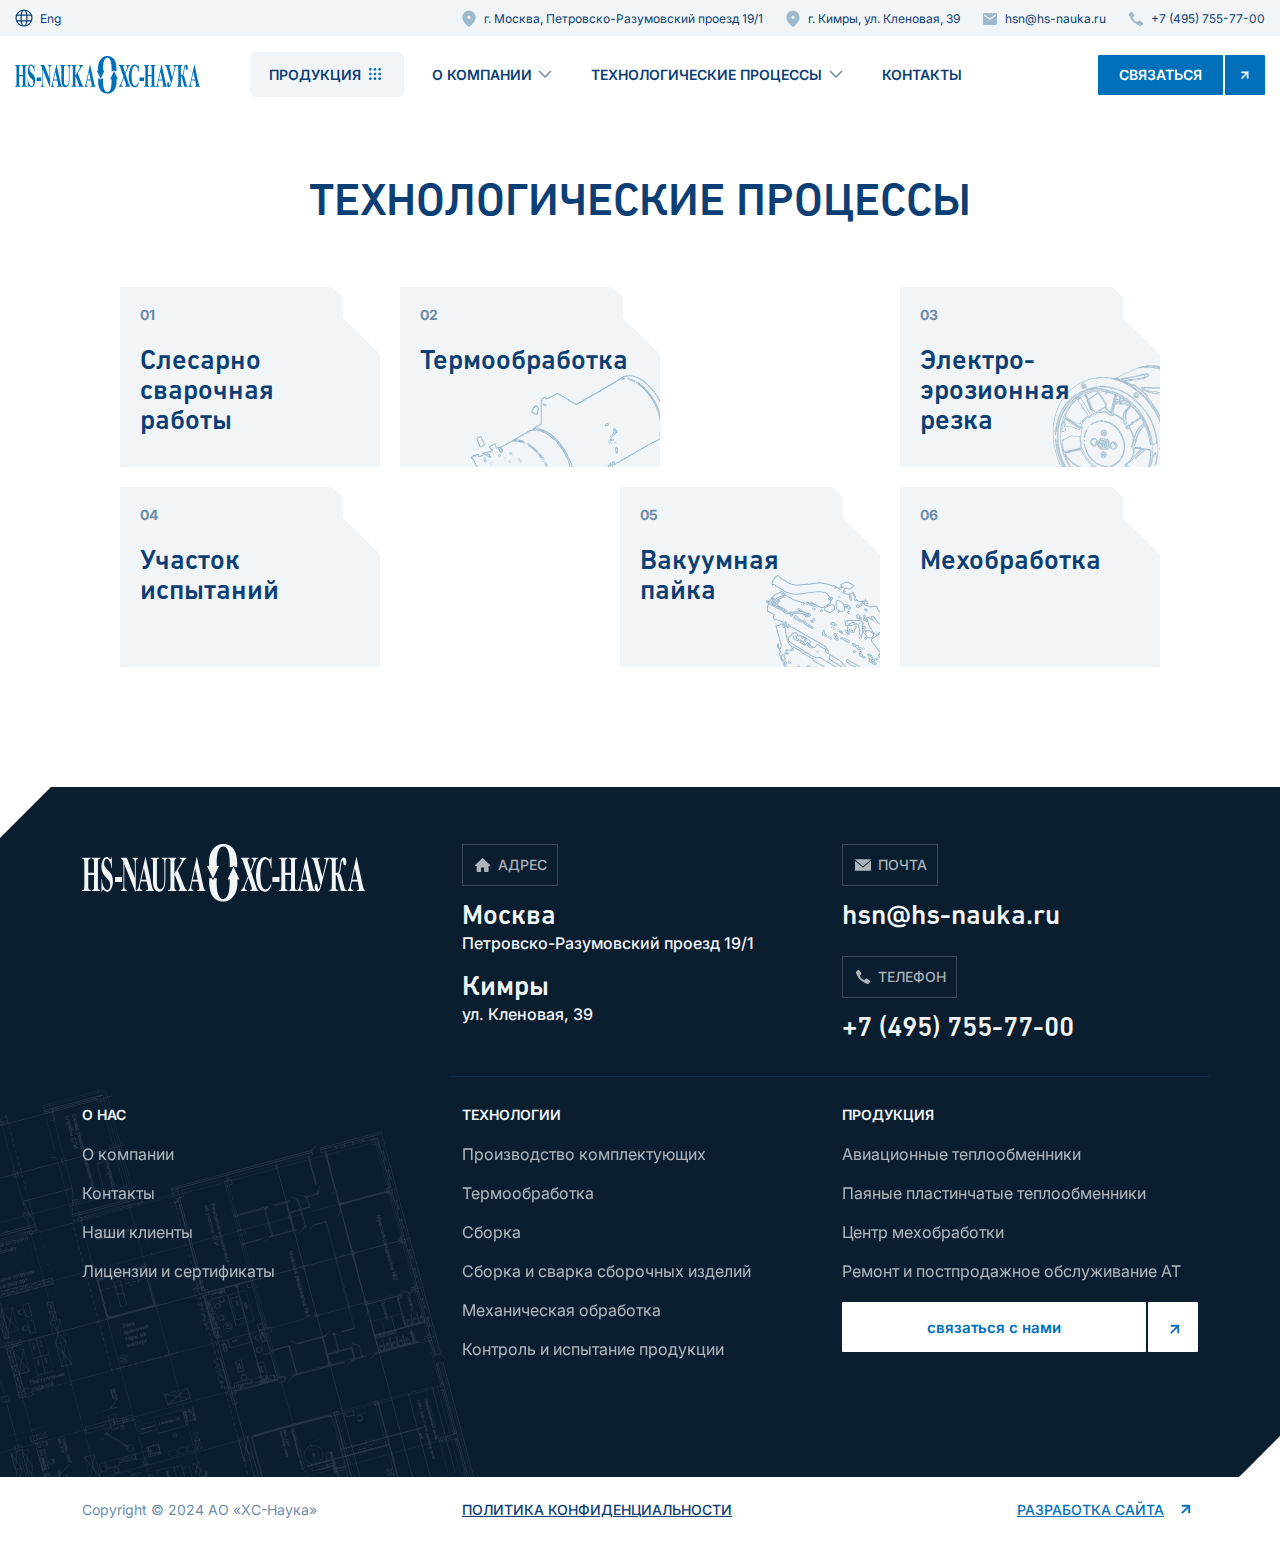
<file: technologies.html>
<!DOCTYPE html>
<html lang="en">
<head>
  <meta charset="UTF-8">
  <meta name="viewport" content="width=device-width, initial-scale=1" />

  <title>Title</title>
  <link rel="stylesheet"  href="css/swiper-bundle.min.css">
  <link rel="preconnect" href="https://fonts.googleapis.com">
  <link rel="preconnect" href="https://fonts.gstatic.com" crossorigin>
  <link href="https://fonts.googleapis.com/css2?family=Inter:ital,opsz,wght@0,14..32,100..900;1,14..32,100..900&family=Montserrat:ital,wght@0,100..900;1,100..900&display=swap" rel="stylesheet">
  <link rel="stylesheet" href="css/bootstrap.min.css">
  <link rel="stylesheet" href="css/main.css">
  <link rel="stylesheet" href="css/media.css">
</head>
<body>
<header>
  <div class="top-bar">
    <div class="container-fluid d-flex justify-content-between align-items-center h-100">
      <div class="lang">
        <a href="#" class="text-decoration-none">
          <div class="lang-selected blue position-relative d-flex align-items-center">Eng</div>
        </a>
      </div>
      <div class="addresses d-flex">
        <div>
          <a href="#" class="blue text-decoration-none address-icon position-relative d-flex align-items-center">г. Москва, Петровско-Разумовский проезд 19/1</a>
        </div>
        <div>
          <a href="#"  class="blue text-decoration-none address-icon position-relative d-flex align-items-center">г. Кимры, ул. Кленовая, 39</a>
        </div>
        <div><a href="mailto:hsn@hs-nauka.ru" class="blue text-decoration-none mail-icon position-relative d-flex align-items-center">hsn@hs-nauka.ru</a></div>
        <div><a href="tel:+7 (495) 755-77-00"  class="blue text-decoration-none phone-icon position-relative d-flex align-items-center">+7 (495) 755-77-00</a></div>
      </div>
    </div>
  </div>
  <nav class="navbar navbar-expand-lg bg-body-tertiary justify-content-between">
    <div class="container-fluid ">
      <a class="navbar-brand" href="#"><img src="images/logo.svg" alt=""></a>
      <button class="navbar-toggler" type="button" data-bs-toggle="collapse" data-bs-target="#navbarSupportedContent" aria-controls="navbarSupportedContent" aria-expanded="false" aria-label="Toggle navigation">
        меню <span class="navbar-toggler-icon"></span>
      </button>
      <div class="collapse navbar-collapse" id="navbarSupportedContent">
        <div class="navbar-close  justify-content-end">
          <svg width="20" height="20" viewBox="0 0 20 20" fill="none" xmlns="http://www.w3.org/2000/svg">
            <path d="M16 4L4 16M4 4L16 16" stroke="#FCFCFC" stroke-width="2" stroke-linecap="round" stroke-linejoin="round"/>
          </svg>

        </div>
        <ul class="navbar-nav me-auto mb-2 mb-lg-0 align-items-center">
          <li class="nav-item dropdown">
            <a class="nav-link active dropdown-toggle d-flex production" href="#" role="button" data-bs-toggle="dropdown" aria-expanded="false">
              продукция
            </a>
            <ul class="dropdown-menu">
              <li><a class="dropdown-item" href="#">авиационные теплообменники</a></li>
              <li><a class="dropdown-item" href="#">ППТО</a></li>
              <li><a class="dropdown-item" href="#">Центр мехобработки</a></li>
              <li><a class="dropdown-item" href="#">Ремонт и постпродажное <br>обслуживание АТ</a></li>
            </ul>
          </li>
          <li class="nav-item dropdown">
            <a class="nav-link dropdown-toggle d-flex" href="#" role="button" data-bs-toggle="dropdown" aria-expanded="false">
              о компании
            </a>
            <ul class="dropdown-menu">
              <li><a class="dropdown-item" href="#">миссия</a></li>
              <li><a class="dropdown-item" href="#">история (планы и цели)</a></li>
              <li><a class="dropdown-item" href="#">лицензии и сертификаты. Сертификация Минпромторга, ФАП-285, бывшие (AS, Nadcap), ОТ и ООС</a></li>
              <li><a class="dropdown-item" href="#">Наши клиенты</a></li>
              <li><a class="dropdown-item" href="#">Отзывы</a></li>
            </ul>
          </li>
          <li class="nav-item dropdown">
            <a class="nav-link dropdown-toggle d-flex" href="#" role="button" data-bs-toggle="dropdown" aria-expanded="false">
              Технологические процессы
            </a>
            <ul class="dropdown-menu">
              <li><a class="dropdown-item" href="#">Слесарно сварочная работы</a></li>
              <li><a class="dropdown-item" href="#">Термообработка</a></li>
              <li><a class="dropdown-item" href="#">Электро-эрозионная резка</a></li>
              <li><a class="dropdown-item" href="#">Участок испытаний</a></li>
              <li><a class="dropdown-item" href="#">Вакуумная пайка</a></li>
              <li><a class="dropdown-item" href="#">Мехобработка</a></li>
            </ul>
          </li>
          <li class="nav-item">
            <a class="nav-link " >Контакты</a>
          </li>
        </ul>

      </div>
      <div class="lang d-none">
        <div class="lang-selected blue position-relative d-flex align-items-center">Eng</div>
      </div>
      <div class="contact-us">
        <a class="btn btn-primary btn-blue" data-bs-toggle="modal" href="#contactModal" role="button">связаться <span class="btn-arrow"></span></a>
      </div>
    </div>
  </nav>
</header>
<main>
  <section class="technologies">
    <div class="container">
      <div class="row">
        <div class="col-12">
          <h1 class="section-title text-center blue">Технологические процессы</h1>
        </div>
      </div>
      <div class="row technologies-list">
        <div class="col-3 technologies-item">
          <a href="" class="text-decoration-none">

          <span>01</span>
            <h4>Слесарно сварочная работы</h4>
          </a>
        </div>
        <div class="col-3 technologies-item">
          <a href="" class="text-decoration-none">

          <span>02</span>
            <h4>Термообработка</h4>
          </a>
        </div>
        <div class="col-3 technologies-item">
          <a href="" class="text-decoration-none">

          <span>03</span>
            <h4>Электро-эрозионная резка</h4>
          </a>
        </div>
        <div class="col-3 technologies-item">
          <a href="" class="text-decoration-none">

          <span>04</span>
            <h4>Участок испытаний</h4>
          </a>
        </div>
        <div class="col-3 technologies-item">
          <a href="" class="text-decoration-none">


          <span>05</span>
            <h4>Вакуумная пайка</h4>
          </a>
        </div>
        <div class="col-3 technologies-item">
          <a href="" class="text-decoration-none">
            <span>06</span>
            <h4>Мехобработка</h4>

          </a>
        </div>
      </div>
    </div>
  </section>

</main>
<footer>
  <div class="footer-top">
    <div class="container">
      <div class="row">
        <div class="col footer-top-logo">
          <a href="#" class="footer-logo">
            <img src="images/logo-white.svg" alt="">
          </a>
        </div>
        <div class="col">
          <h5 class="sub-title dark text-uppercase"><svg width="20" height="20" viewBox="0 0 20 20" fill="none" xmlns="http://www.w3.org/2000/svg">
            <path fill-rule="evenodd" clip-rule="evenodd" d="M16.7239 10.9375C17.1723 10.9375 17.394 10.3927 17.073 10.0796L9.96189 3.14186C9.76767 2.95238 9.45778 2.95239 9.26356 3.14187L2.15272 10.0796C1.83175 10.3927 2.05346 10.9375 2.50189 10.9375H3.18554C3.46168 10.9375 3.68554 11.1613 3.68554 11.4375V16.3761C3.68554 16.6523 3.90939 16.8761 4.18554 16.8761H6.64748H7.62845C7.90459 16.8761 8.12845 16.6523 8.12845 16.3761V13.1208C8.12845 12.8447 8.35231 12.6208 8.62845 12.6208H10.5904C10.8665 12.6208 11.0904 12.8447 11.0904 13.1208V16.3761C11.0904 16.6523 11.3142 16.8761 11.5904 16.8761H12.5714H15.0333C15.3094 16.8761 15.5333 16.6523 15.5333 16.3761V11.4375C15.5333 11.1613 15.7572 10.9375 16.0333 10.9375H16.7239Z" fill="#F2F5F7" fill-opacity="0.7"/>
          </svg>
            Адрес</h5>
          <div class="footer-address">
            <h2>Москва</h2>
            <p>Петровско-Разумовский проезд 19/1</p>
          </div>
          <div class="footer-address">
            <h2>Кимры</h2>
            <p>ул. Кленовая, 39</p>
          </div>
        </div>
        <div class="col">
          <h5 class="sub-title dark text-uppercase"><svg width="20" height="20" viewBox="0 0 20 20" fill="none" xmlns="http://www.w3.org/2000/svg">
            <path fill-rule="evenodd" clip-rule="evenodd" d="M17.5079 4.28589C17.7866 4.28589 17.9147 4.63278 17.7029 4.8139L10.1996 11.2295C10.0873 11.3254 9.9219 11.3254 9.80965 11.2295L2.30634 4.8139C2.09451 4.63278 2.2226 4.28589 2.5013 4.28589H17.5079ZM9.80756 12.3814C9.9183 12.4725 10.078 12.4725 10.1888 12.3814L17.5094 6.35878C17.7051 6.19775 18 6.33699 18 6.59046V15.4146C18 15.5803 17.8657 15.7146 17.7 15.7146H2.3C2.13431 15.7146 2 15.5803 2 15.4146V6.59349C2 6.34002 2.29486 6.20078 2.4906 6.36181L9.80756 12.3814Z" fill="#F2F5F7" fill-opacity="0.7"/>
          </svg>
            Почта</h5>
          <div class="footer-address">
            <h2>hsn@hs-nauka.ru</h2>
          </div>
          <h5 class="sub-title dark text-uppercase"><svg width="20" height="20" viewBox="0 0 20 20" fill="none" xmlns="http://www.w3.org/2000/svg">
            <path d="M16.7953 13.8979C16.8412 13.9697 16.9056 14.0946 16.9331 14.1756C16.9928 14.3421 17.0181 14.6035 16.9859 14.7539C16.94 14.9737 16.7769 15.2489 16.3359 15.8458C16.0694 16.2044 15.5916 16.6971 15.3987 16.8128C14.9416 17.0811 14.5534 17.0649 13.6599 16.7388C12.1277 16.1789 10.6508 15.36 9.22661 14.2843C6.50001 12.2254 4.51541 9.63212 3.18543 6.38418C3.01545 5.97008 2.98789 5.8359 3.00396 5.51204C3.02235 5.11877 3.14406 4.82036 3.46105 4.39934C3.8125 3.93435 4.63486 3.26811 5.07356 3.09692C5.48936 2.93495 5.86603 2.97662 6.16005 3.21718C6.32316 3.35371 7.1409 4.36233 7.46938 4.83424C7.71745 5.1928 8.0597 5.748 8.19064 6.00248C8.36063 6.3379 8.39047 6.67102 8.28022 6.99722C8.19293 7.25401 8.11714 7.3396 7.64852 7.71434C7.40966 7.90867 7.19373 8.08682 7.17304 8.10992C7.15239 8.1354 7.10645 8.21635 7.07198 8.29268C6.93188 8.59574 7.01687 9.00985 7.35222 9.68765C7.61181 10.2151 7.94025 10.6824 8.42265 11.2122C8.83154 11.6633 9.36442 12.119 9.78018 12.3734C10.3154 12.7019 11.0114 12.9518 11.395 12.9541C11.5604 12.9541 11.7947 12.887 11.9141 12.8037C11.9624 12.7714 12.1438 12.5655 12.3207 12.3457C12.7594 11.7974 12.8973 11.6748 13.1591 11.6008C13.4026 11.5291 13.7311 11.6054 14.1744 11.8344C14.9508 12.2346 16.5059 13.4584 16.7953 13.8979Z" fill="#F2F5F7" fill-opacity="0.7"/>
          </svg>
            телефон</h5>
          <div class="footer-address">
            <h2>+7 (495) 755-77-00</h2>

          </div>
        </div>
      </div>
    </div>
    <div class="container footer-bottom">
      <div class="row">
        <div class="col">
          <h4>О нас</h4>
          <ul class="footer-menu">
            <li><a href="">О компании</a></li>
            <li><a href="">Контакты</a></li>
            <li><a href="">Наши клиенты</a></li>
            <li><a href="">Лицензии и сертификаты</a></li>
          </ul>
        </div>
        <div class="col">
          <h4>технологии</h4>
          <ul class="footer-menu">
            <li><a href="">Производство комплектующих</a></li>
            <li><a href="">Термообработка</a></li>
            <li><a href="">Сборка</a></li>
            <li><a href="">Сборка и сварка сборочных изделий</a></li>
            <li><a href="">Механическая обработка</a></li>
            <li><a href="">Контроль и испытание продукции</a></li>
          </ul>
        </div>
        <div class="col">
          <h4>Продукция</h4>
          <ul class="footer-menu">
            <li><a href="">Авиационные теплообменники</a></li>
            <li><a href="">Паяные пластинчатые теплообменники</a></li>
            <li><a href="">Центр мехобработки</a></li>
            <li><a href="">Ремонт и постпродажное обслуживание АТ</a></li>
          </ul>
          <a href="" class="btn btn-secondary">связаться с нами <span class="btn-arrow"></span></a>
        </div>
      </div>
    </div>
  </div>
  <div class="copyright">
    <div class="container">
      <div class="row">
        <div class="col-md-4 align-items-center d-flex">
          <p>Copyright © 2024 АО «ХC-Наука»</p>
        </div>
        <div class="col-md-4">
          <a href="" class="blue">Политика конфиденциальности</a>
        </div>
        <div class="col-md-4 justify-content-end d-flex">
          <a href="" class="light-blue ">Разработка сайта <svg width="24" height="24" viewBox="0 0 24 24" fill="none" xmlns="http://www.w3.org/2000/svg">
            <path d="M8.50088 16.5L7.50089 15.5L13.5009 9.50008L8.00089 9.50008L8.00089 8.08009H15.9208V16L14.5008 16V10.5001L8.50088 16.5Z" fill="#0070BB" stroke="#0070BB" stroke-width="0.5"/>
          </svg>
          </a>
        </div>
      </div>
    </div>
  </div>

</footer>
<div class="fixed-mobile-menu">
  <nav class="navbar navbar-light navbar-expand    fixed-bottom d-md-none d-lg-none d-xl-none "
  >
    <ul class="nav nav-justified w-100" id="myTab" role="tablist">
      <li class="nav-item" role="presentation">
        <a href="#" class="nav-link active text-decoration-none" id="home-tab" data-bs-toggle="tab" data-bs-target="#home" type="button"
           role="tab" aria-controls="home" aria-selected="true">
                    <span><svg width="20" height="20" viewBox="0 0 20 20" fill="none" xmlns="http://www.w3.org/2000/svg">
<path d="M6.66667 5.33333C6.66667 6.06971 6.06971 6.66667 5.33333 6.66667C4.59695 6.66667 4 6.06971 4 5.33333C4 4.59695 4.59695 4 5.33333 4C6.06971 4 6.66667 4.59695 6.66667 5.33333Z" fill="#6D8CAC"/>
<path d="M6.66667 10C6.66667 10.7364 6.06971 11.3333 5.33333 11.3333C4.59695 11.3333 4 10.7364 4 10C4 9.26362 4.59695 8.66667 5.33333 8.66667C6.06971 8.66667 6.66667 9.26362 6.66667 10Z" fill="#6D8CAC"/>
<path d="M6.66667 14.6667C6.66667 15.403 6.06971 16 5.33333 16C4.59695 16 4 15.403 4 14.6667C4 13.9303 4.59695 13.3333 5.33333 13.3333C6.06971 13.3333 6.66667 13.9303 6.66667 14.6667Z" fill="#6D8CAC"/>
<path d="M11.3333 5.33333C11.3333 6.06971 10.7364 6.66667 10 6.66667C9.26362 6.66667 8.66667 6.06971 8.66667 5.33333C8.66667 4.59695 9.26362 4 10 4C10.7364 4 11.3333 4.59695 11.3333 5.33333Z" fill="#6D8CAC"/>
<path d="M11.3333 10C11.3333 10.7364 10.7364 11.3333 10 11.3333C9.26362 11.3333 8.66667 10.7364 8.66667 10C8.66667 9.26362 9.26362 8.66667 10 8.66667C10.7364 8.66667 11.3333 9.26362 11.3333 10Z" fill="#6D8CAC"/>
<path d="M11.3333 14.6667C11.3333 15.403 10.7364 16 10 16C9.26362 16 8.66667 15.403 8.66667 14.6667C8.66667 13.9303 9.26362 13.3333 10 13.3333C10.7364 13.3333 11.3333 13.9303 11.3333 14.6667Z" fill="#6D8CAC"/>
<path d="M16 5.33333C16 6.06971 15.403 6.66667 14.6667 6.66667C13.9303 6.66667 13.3333 6.06971 13.3333 5.33333C13.3333 4.59695 13.9303 4 14.6667 4C15.403 4 16 4.59695 16 5.33333Z" fill="#6D8CAC"/>
<path d="M16 10C16 10.7364 15.403 11.3333 14.6667 11.3333C13.9303 11.3333 13.3333 10.7364 13.3333 10C13.3333 9.26362 13.9303 8.66667 14.6667 8.66667C15.403 8.66667 16 9.26362 16 10Z" fill="#6D8CAC"/>
<path d="M16 14.6667C16 15.403 15.403 16 14.6667 16C13.9303 16 13.3333 15.403 13.3333 14.6667C13.3333 13.9303 13.9303 13.3333 14.6667 13.3333C15.403 13.3333 16 13.9303 16 14.6667Z" fill="#6D8CAC"/>
</svg>
</span>
          Продукция
        </a>
      </li>
      <li class="nav-item" role="presentation">
        <a href class="nav-link text-decoration-none" id="notes-tab" data-bs-toggle="tab" data-bs-target="#notes" type="button"
           role="tab" aria-controls="intro" aria-selected="true">
                    <span><svg width="20" height="20" viewBox="0 0 20 20" fill="none" xmlns="http://www.w3.org/2000/svg">
<path d="M14.6533 6.49414C14.585 6.36068 14.5085 6.2207 14.4238 6.07422L12.5 7.99805L12.002 7.5L13.9258 5.57617C13.776 5.48503 13.6361 5.4069 13.5059 5.3418C13.3757 5.27669 13.2406 5.21647 13.1006 5.16113C12.9606 5.10579 12.8174 5.0651 12.6709 5.03906C12.5244 5.01302 12.3633 5 12.1875 5C11.9271 5.00326 11.6781 5.03743 11.4404 5.10254C11.2028 5.16764 10.9798 5.26204 10.7715 5.38574C10.5632 5.50944 10.3727 5.65592 10.2002 5.8252C10.0277 5.99447 9.87956 6.1849 9.75586 6.39648C9.63216 6.60807 9.53776 6.83268 9.47266 7.07031C9.40755 7.30794 9.375 7.55534 9.375 7.8125C9.375 7.89063 9.37826 7.96712 9.38477 8.04199C9.39128 8.11686 9.40104 8.19173 9.41406 8.2666L5.47852 12.2021C5.32227 12.3617 5.20345 12.5407 5.12207 12.7393C5.04069 12.9378 5 13.1462 5 13.3643C5 13.5889 5.04395 13.8005 5.13184 13.999C5.21973 14.1976 5.33691 14.3717 5.4834 14.5215C5.62988 14.6712 5.80241 14.7884 6.00098 14.873C6.19954 14.9577 6.41113 15 6.63574 15C6.8571 15 7.06706 14.9593 7.26562 14.8779C7.46419 14.7965 7.6416 14.6777 7.79785 14.5215L11.7334 10.5859C11.8115 10.599 11.888 10.6087 11.9629 10.6152C12.0378 10.6217 12.1126 10.625 12.1875 10.625C12.4479 10.6217 12.6969 10.5876 12.9346 10.5225C13.1722 10.4574 13.3952 10.363 13.6035 10.2393C13.8118 10.1156 14.0023 9.96908 14.1748 9.7998C14.3473 9.63053 14.4954 9.4401 14.6191 9.22852C14.7428 9.01693 14.8372 8.79232 14.9023 8.55469C14.9674 8.31706 15 8.06966 15 7.8125C14.9935 7.63346 14.9788 7.4707 14.9561 7.32422C14.9333 7.17773 14.8942 7.03613 14.8389 6.89941C14.7835 6.7627 14.7217 6.6276 14.6533 6.49414Z" fill="#6D8CAC"/>
</svg></span>
          Технологии
        </a>
      </li>
      <li class="nav-item" role="presentation">
        <a href="" class="nav-link text-decoration-none" id="project-tab" data-bs-toggle="tab" data-bs-target="#project" type="button"
           role="tab" aria-controls="profile" aria-selected="false">
                    <span><svg width="20" height="20" viewBox="0 0 20 20" fill="none" xmlns="http://www.w3.org/2000/svg">
<path d="M7.11266 13.7125L6.2877 12.8875L11.2374 7.93779L6.70018 7.93779V6.76634H13.2338V13.3L12.0624 13.3L12.0624 8.76274L7.11266 13.7125Z" fill="#6D8CAC" stroke="6D8CAC" stroke-width="1"/>
</svg>
</span>
          Связаться
        </a>
      <li class="nav-item" role="presentation">
        <button class="nav-link" id="sidebarCollapse" type="button"
        >
                    <span><svg width="20" height="20" viewBox="0 0 20 20" fill="none" xmlns="http://www.w3.org/2000/svg">
<path d="M3.33333 15H16.6667C17.125 15 17.5 14.625 17.5 14.1667C17.5 13.7083 17.125 13.3333 16.6667 13.3333H3.33333C2.875 13.3333 2.5 13.7083 2.5 14.1667C2.5 14.625 2.875 15 3.33333 15ZM3.33333 10.8333H16.6667C17.125 10.8333 17.5 10.4583 17.5 10C17.5 9.54167 17.125 9.16667 16.6667 9.16667H3.33333C2.875 9.16667 2.5 9.54167 2.5 10C2.5 10.4583 2.875 10.8333 3.33333 10.8333ZM2.5 5.83333C2.5 6.29167 2.875 6.66667 3.33333 6.66667H16.6667C17.125 6.66667 17.5 6.29167 17.5 5.83333C17.5 5.375 17.125 5 16.6667 5H3.33333C2.875 5 2.5 5.375 2.5 5.83333Z" fill="#0C3F75"/>
</svg>
</span>
          Меню
        </button>
      </li>
    </ul>
  </nav>
  <div class="sidebar-overlay"></div>
  <nav id="sidebar">
    <div class="sidebar-header d-flex justify-content-between">
      <a href=""><img src="images/logo-white.svg" alt=""></a>
      <a href="" class="menu-close"><svg width="20" height="20" viewBox="0 0 20 20" fill="none" xmlns="http://www.w3.org/2000/svg">
        <path d="M16 4L4 16M4 4L16 16" stroke="#FCFCFC" stroke-width="2" stroke-linecap="round" stroke-linejoin="round"/>
      </svg>
      </a>
    </div>

    <ul class="list-unstyled components">
      <p>О КОМПАНИИ</p>
      <li class="active">
        <ul class=" list-unstyled" id="homeSubmenu">
          <li>
            <a href="#">миссия</a>
          </li>
          <li>
            <a href="#">история (планы и цели)</a>
          </li>
          <li>
            <a href="#">лицензии и сертификаты. Сертификация Минпромторга, ФАП-285, бывшие (AS, Nadcap), ОТ и ООС</a>
          </li>
          <li>
            <a href="#">Наши клиенты</a>
          </li>
          <li>
            <a href="#">Отзывы</a>
          </li>
        </ul>
      </li>
      <li>
        <a href="#">КОНТАКТЫ</a>
      </li>
      <li>
        <a href="#">БЛОГ</a>
      </li>
    </ul>
    <div class='nav-addresses'>
      <div class="">
        <a href="#" class="text-decoration-none">
          <h4>г. Москва</h4>
          <p>Петровско-Разумовский проезд 19/1</p>
        </a>
        <a href="#" class="text-decoration-none">
          <h4>г. Кимры</h4>
          <p>ул. Кленовая, 39</p>
        </a>
      </div>
      <div class>
        <a href="mailto:hsn@hs-nauka.ru" class="text-decoration-none">
          <h4>hsn@hs-nauka.ru</h4>
        </a>
      </div>
      <div class>
        <a href="tel:+7 (495) 755-77-00" class="text-decoration-none">
          <h4>+7 (495) 755-77-00</h4>
        </a>

      </div>
    </div>
    <div class="contacts d-flex justify-content-between">
      <div class="lang">
        <a href="#" class="lang-selected text-decoration-none blue position-relative d-flex align-items-center">Eng</a>
      </div>
      <div class="contact-us">
        <a class="btn btn-primary btn-blue" data-bs-toggle="modal" href="#contactModal" role="button">связаться <span class="btn-arrow"></span></a>
      </div>
    </div>


  </nav>
</div>
<div class="modal fade" id="features1" aria-hidden="true" aria-labelledby="exampleModalToggleLabel" tabindex="-1">
  <div class="modal-dialog modal-dialog-centered">
    <button type="button" class="btn-close" data-bs-dismiss="modal" aria-label="Close"></button>

    <div class="modal-content">
      <div class="modal-header">
        <h4 class="modal-title blue" id="exampleModalToggleLabel">Центр передового опыта по производству теплообменников</h4>
      </div>
      <div class="modal-body">
        <p class="blue">25 лет успешной работы на рынке позволили компании стать одним из мировых центров по производству авиационных теплообменников. Важным этапом в развитии компании стал ввод в эксплуатацию в 2011 году научно-производственного комплекса в г. Кимры Тверской области, созданного с целью обеспечения серийных поставок по программам Boeing 787, Airbus 380, расширения номенклатуры выпускаемой продукции, удовлетворения растущих потребностей российского авиационного рынка.

          Открытая в конце 2017 года вторая очередь производственного комплекса позволит выпускать самые большие в мире авиационные теплообменники уникальной конструкции, которые эксплуатируются на самолетах корпорации Boeing семейств 767, 777, 787. Для реализации этого проекта с Минпромторгом был заключен специальный инвестиционный контракт (СПИК), первый в авиационной промышленности России.  
          <br><br>
          Комплекс сертифицирован на серебряный и золотой уровни международного стандарта по энергоэффективности LEED, оснащен современным оборудованием и использует методы бережливого производства (Lean Manufacturing).</p>
      </div>
      <div class="modal-footer">
        <button type="button" class=" btn btn-primary" data-bs-dismiss="modal" aria-label="Close">Закрыть <span class="close-icon"></span></button>

      </div>
    </div>
  </div>
</div>
<div class="modal modal-contact fade" id="contactModal" aria-hidden="true" aria-labelledby="exampleModalToggleLabel" tabindex="-1">
  <div class="modal-dialog modal-dialog-centered">
    <button type="button" class="btn-close" data-bs-dismiss="modal" aria-label="Close"></button>

    <div class="modal-content">
      <div class="modal-header text-center">
        <h2 class="modal-title blue text-center" >Заголовок</h2>
      </div>
      <div class="modal-body">
        <p class="blue text-center">Здесь описание</p>
        <form action="" class="needs-validation" novalidate>
          <div class="input-group mb-3">
            <input type="text" class="form-control" placeholder="Имя" aria-label="name" aria-describedby="basic-addon1">
            <div class="invalid-feedback">
              Не заполнено
            </div>
          </div>

          <div class="input-group mb-3">
            <input type="email" class="form-control is-invalid" placeholder="E-mail" aria-label="E-mail" aria-describedby="basic-addon2">
            <div class="invalid-feedback">
              Не заполнено
            </div>
          </div>

          <div class="input-group mb-3">
            <input type="tel" class="form-control"  placeholder="+7 777 777 777" aria-describedby="basic-addon3">
            <div class="invalid-feedback">
              Не заполнено
            </div>
          </div>
          <div class="form-check">
            <input class="form-check-input" type="checkbox" value="" id="">
            <label class="form-check-label blue" for="flexCheckDefault">
              Я согласен на обработку <a href=""> персональных данных</a>
            </label>
          </div>
        </form>
      </div>
      <div class="modal-footer">
        <button type="button" class=" btn btn-primary" >отправить <span class="btn-arrow"></span></button>

      </div>
    </div>
  </div>
</div>

<script src="js/jquery-3.7.1.min.js"></script>
<script src="js/bootstrap.bundle.min.js"></script>
<script src="js/swiper-bundle.min.js"></script>
<script src="js/main.js"></script>
</body>
</html>
</file>
<file: css/main.css>
@font-face {
    font-family: "DIN Next W1G";
    src: url("../fonts/dinnextw1g_medium.otf") format("opentype");
}
body{
    font-family: 'Inter', sans-serif;
}
.blue{
    color: #0C3F75;
}
.white{
    color: #fff;
}
.light-blue{
    color: #0070BB;
}
.btn{
    height: 50px;
    font-size: 14px;
    line-height: 15px;
    font-weight: 600;
    font-family: 'Inter', sans-serif;
    display: flex;
    align-items: center;
    justify-content: center;
    padding: 0 21px;
    border-radius: 1px;
    border: none;
}
.btn-primary{
    background: #0070BB;
    color: #fff;
    text-transform: uppercase;
    position: relative;
}
.btn-primary:hover{
    background: #0C3F75;
    transition:none

}
.btn-primary:hover span{
    background: #0C3F75;

}

.btn-primary:hover .btn-arrow:before,   .btn-secondary:hover .btn-arrow:before{
    transform: rotate(45deg);
}
.btn-secondary{
    background: #fff;
    color: #0070BB;
    position: relative;

}
.btn-secondary:hover{
    background: #fff;
    color: #0070BB;

}
.navbar{
    padding: 16px 3px;

}
.navbar .btn-primary span{
    width: 40px;
    height: 40px;
    right: -42px;
}
.navbar .btn-primary{
    margin-right: 42px;
    height: 40px;
}
.nav-link{
    font-size: 14px;
    font-family: 'Inter', sans-serif;
    font-weight: 600 ;
    color: #0C3F75;
    text-transform: uppercase;
}
.nav-link:hover{
    color: #0070BB;
}
.navbar-brand{
    padding: 0 ;
    margin-right: 185px;
}
.navbar-nav{
    gap: 20px;
}
.top-bar{
    background: #F2F5F7;
    height: 36px;
    padding-left: 3px;
    padding-right: 3px;
}
.top-bar div{
    font-size: 12px;
    line-height: 13px;
    font-weight: 400;
    font-family: 'Inter',sans-serif;
}
.top-bar .addresses{
    gap: 20px;
}
.lang-selected, .address-icon, .mail-icon, .phone-icon{
    padding-left: 25px;
}
.lang-selected:before{
    content: '';
    background: url('../images/icons/lang.svg');
    width: 18px;
    height: 18px;
    position: absolute;
    left: 0;
}
.address-icon:before{
    content: '';
    background: url('../images/icons/map.svg');
    width: 18px;
    height: 18px;
    position: absolute;
    left: 0;
}
.mail-icon:before{
    content: '';
    background: url('../images/icons/email.svg');
    width: 18px;
    height: 18px;
    position: absolute;
    left: 0;
}
.phone-icon:before{
    content: '';
    background: url('../images/icons/phone.svg');
    width: 18px;
    height: 18px;
    position: absolute;
    left: 0;
}
.banner h5{
    color: #F2F5F7;
    font-size: 20px;
    line-height: 22px;
    font-family: "DIN Next W1G", sans-serif;
    margin-bottom: 15px;
}
.banner h1{
    color: #F2F5F7;
    font-size: 58px;
    line-height: 58px;
    text-transform: uppercase;
    font-family: "DIN Next W1G", sans-serif;
    margin-bottom: 67px;
}
.carousel-caption{
    top: 152px;
}
.carousel-indicators [data-bs-target]{
    width: 390px;
    margin-right: 15px;
}

.carousel-caption .btn-secondary{
    width: 224px;
    font-size: 15px;
    height: 50px;
}

.carousel-caption p{
    font-size: 16px;
    color: #F2F5F7;
    font-family: 'Inter', sans-serif;
    line-height: 19px;
    max-width: 521px;
    margin:  0 auto;
}

.btn-secondary span{
    width: 50px;
    background: #fff;
    display: flex;
    height: 50px;
    align-items: center;
    justify-content: center;
    position: absolute;
    right: -52px;
    border-radius: 1px;
}
.btn-primary span{
    width: 50px;
    background: #0070BB;
    display: flex;
    height: 50px;
    align-items: center;
    justify-content: center;
    position: absolute;
    right: -52px;
    border-radius: 1px;
}

.home-icon:before{
    content: '';
    background: url('../images/icons/home.svg');
    width: 16px;
    height: 14px;
}
.btn-arrow:before{
    content: '';
    background: url('../images/icons/btn-arrow.svg');
    width: 20px;
    height: 20px;
}

.dropdown-toggle::after{
    background: url('../images/icons/arrow-down.svg');
    border: none;
    width: 20px;
    height: 20px;
}

.clip-path{
    clip-path: polygon(-10% 30%, 1% 6%, 3% 6%, 5% 0, 95% 0%, 97% 6%, 99% 6%, 100% 9%, 100% 84%, 93% 89%, 88% 89%, 86% 99%, 34% 99%, 26% 94%, 8% 95%, 0% 89%)
}
 .about{
     padding-top: 121px;
     padding-bottom: 33px;
     background: url('../images/home/section2.svg') no-repeat right bottom;
     background-size: contain;
 }

 .sub-title{
     background: #F2F5F7;
     padding: 8px 10px;
     font-size: 14px;
     font-weight: 500;
     font-family: 'Inter', sans-serif;
     display: inline-block;
     margin-bottom: 25px;
 }
 .section-title{
     text-transform: uppercase;
     font-size: 46px;
     line-height: 50px;
     font-family: "DIN Next W1G", sans-serif;
     margin-bottom: 20px;
 }
 .about p{
     max-width: 508px;
     margin-bottom: 40px;
 }
 .about-info{
     margin-left: 60px;
 }
 .about-info .btn-primary{
     width: 230px;
     margin-bottom: 80px;
 }

.about-mission{
    border: 1px solid #9DB9CC;
    max-width: 590px;
    background: #F2F5F7;
    padding: 30px;
}
.about-mission h4{
    font-size: 28px;
    line-height: 30px;
    font-weight: 500;
    font-family: "DIN Next W1G", sans-serif;
    margin-bottom: 20px;
}
.about-mission p{
    margin-bottom: 0;
    font-size: 16px;
    line-height: 19px;
    font-family: 'Inter', sans-serif;
}

.why{
    background: url('../images/home/section3.png');
    padding-top: 120px;
    padding-bottom: 120px;
    padding-left: 120px;
    padding-right: 120px;
}
.sub-title.dark{
    background: #F2F5F71A;
    color: #F2F5F7;
}
.section-title.dark{
    color: #F2F5F7;
    margin-bottom: 60px;
}
.why-us{
    max-width: 300px;
    padding: 20px 7px 20px 19px;
    border: 1px solid #99AEBC;
    display: flex;
    flex-direction: column;
    height: 250px;
    position: relative;
}

.why-us p{
    color: #F2F5F7;
    font-family: "DIN Next W1G", sans-serif;
    font-size: 28px;
    font-weight: 500;
    line-height: 30px;
    margin-bottom: 0;
    margin-top: 31px;
    letter-spacing: -1px;
}
.btn-primary.plus{
    width: 30px;
    height: 30px;
    display: flex;
    align-items: center;
    justify-content: center;
    padding: 0;
    margin-left: auto;
    margin-top: auto;
    position: absolute;
    right: 20px;
    bottom: 20px;
}
.btn-primary.plus:before{
    content: '';
    position: absolute;
    width: 18px;
    height: 18px;
    background: url('../images/icons/plus.svg') no-repeat;
}
.bg-blue{
    background: #0070BB;
    color: #F2F5F7;
    border: none;
}

.why-us.bg-white{
    border: none;

}
.why-us.bg-white p{
    color: #0C3F75;
}
.products{
    padding: 120px 0;
    background: #0070BB;
    position: relative;
}
.product-item{
    max-width: 590px;
    border: 1px solid #9DB9CC;
    padding: 30px;
    height: 429px;
    position: relative;
    margin-bottom: 40px;
}
.product-item:first-child{
    margin-right: 20px;
}
.product-title{
    font-size: 28px;
    line-height: 30px;
    font-weight: 500;
    font-family: "DIN Next W1G", sans-serif;
    text-align: left;
    margin-bottom: 39px;
}
.product-item .btn{
    position: absolute;
    right: 20px;
    bottom: 20px;
    width: 50px;
    padding: 0;
}
.product-item:nth-child(2) img{
    margin-top: -70px;
}
.btn-secondary .btn-arrow:before{
    background: url('../images/icons/btn-arrow-blue.svg');
}
.products:before{
    content: '';
    position: absolute;
    width: 100%;
    height: 100%;
    top: 0;
    left: 0;
    background: url('../images/home/section4.png') no-repeat left top    ;
}
.clients{
    padding: 120px 0 90px;
    background: url('../images/home/section5.svg') no-repeat right 45px;
}
.clients-list{
    margin-top: 60px;
    padding-left: 60px;
    padding-right: 60px;
}
.client{
    border: 1px solid #9DB9CC;
    background: #F2F5F7;
    height: 130px;
    align-items: center;
    justify-content: center;
    display: flex;
}
.client:last-child{
    background: #0070BB;
}

.client:last-child .btn{
    padding: 0;
}
.client:last-child .btn:hover, .client:last-child .btn:hover span{
    background: transparent;
}
.review{
    padding: 90px 0;
}
.review-item{
    background: #F2F5F7;
    padding: 30px;
    max-width: 590px;
    margin: 0 auto;
}

.review-slider{
    max-width: 1200px;
    margin-top: 60px;
    padding-bottom: 40px;
}
.review-author{
    max-width: 101px;
    margin-bottom: 30px;
}
.review-author img{
    width: 100%;
}
.review-title{
    font-size: 28px;
    font-weight: 500;
    font-family: "DIN Next W1G", sans-serif;
    line-height: 30px;
    margin-bottom: 25px;
}
.review-text{
    font-size: 16px;
    font-family: 'Inter', sans-serif;
    line-height: 19px;
    margin-bottom: 15px;
}

.review-btn{
    font-size: 15px;
    color: #0070BB;
    font-family: 'Inter', sans-serif;
    line-height: 16px;
    text-transform: uppercase;
    font-weight: 600;
    display: flex;
    align-items: center;
    text-decoration: underline!important;
    padding-bottom: 2px;
}
.review-btn .btn-arrow{
    margin-left: 10px;
}
.review-btn:hover .btn-arrow:before{
    background: url('../images/icons/btn-arrow-dark.svg');
}
.review-btn:hover{
    color: #0C3F75;
}
.review-btn .btn-arrow:before{
    width: 24px;
    height: 24px;
    display: flex;
    background: url('../images/icons/btn-arrow-blue.svg');
}
.swiper-pagination-bullet{
    background: #0C3F75;
}
.swiper-pagination-bullet-active{
    background: #0C3F75;
}
.footer-top{
    background: #0A1E30;
    padding: 57px 0 70px;
    z-index: 9;
    position: relative;
}
.page-404{
    padding: 164px 0;
}
.page-404 h1{
    color: #0070BB;
    font-size: 58px;
    line-height: 58px;
    font-family: "DIN Next W1G", sans-serif;
    font-weight: 500;
    margin-bottom: 50px;
}
.page-404 p{
    max-width: 462px;
    font-family: 'Inter', sans-serif;
    font-weight: 400;
    line-height: 19px;
    margin-bottom: 50px;
}
.privacy{
    padding-top: 64px;
    padding-bottom: 120px;
}
.privacy .section-title{
    margin-bottom: 20px;
}
.privacy h2{
    color: #0C3F75;
    font-size: 28px;
    line-height: 30px;
    font-family: "DIN Next W1G", sans-serif;
    font-weight: 500;
    margin-bottom: 20px;
    text-align: left;
    width: 100%;
    margin-top: 40px;
}
.privacy p{
    color: #0C3F75;
    font-size: 16px;
    line-height: 19px;
    font-family: 'Inter', sans-serif;
}
.clients-page{
    padding-top: 64px;
    padding-bottom: 120px;
    background: none;
}
.clients-page .client{
    max-width: 285px;
    position: relative;
}
.clients-page .client:last-child{
    background: #F2F5F7;
}
.clients-page .clients-list{
    gap: 20px;
}
.tooltip{

}
.tooltip-inner {
    background-color: #fff;
    opacity: 1 !important;
    color: #0C3F75;
    box-shadow: 0px 8px 15px 0px #0A1E301A;
    padding: 20px 30px;
    font-size: 18px;
    font-family: 'Inter', sans-serif;
    line-height: 21px;
    min-width: 254px;

}
.tooltip.bs-tooltip-right .tooltip-arrow::before {
    border-right-color: transparent !important;
}
.tooltip.bs-tooltip-left .tooltip-arrow::before {
    border-left-color: transparent !important;
}
.tooltip.bs-tooltip-bottom .tooltip-arrow::before {
    border-bottom-color: transparent !important;
}
.tooltip.bs-tooltip-top .tooltip-arrow::before {
    border-top-color: transparent !important;
}
.post{
    background: #FCFCFC;
    padding-top: 24px;
    padding-bottom: 120px;
}
.back-to{
    margin-bottom: 50px;
    font-size: 14px;
    color: #0070BB;
    font-weight: 600;
    font-family: 'Inter', sans-serif;
    line-height: 18px;
    display: flex;
    justify-content: center;
    align-items: center;
    gap: 10px;
}
.post-date{
    color: #6D8CAC;
    display: flex;
    align-items: center;
    justify-content: center;
    font-size: 14px;
    line-height: 16px;
    font-family: 'Inter', sans-serif;
    gap: 10px;
    margin-bottom: 61px;
}
.post-content{
    box-shadow: 0px 8px 25px 0px #0A1E3014;
    background: #fff;
    padding: 60px 101px;
}
.post-content p{
    font-size: 18px;
    line-height: 21px;
    font-family: 'Inter', sans-serif;
}
.post-content h4{
    margin-top: 60px;
    font-size: 38px;
    font-family: "DIN Next W1G", sans-serif;
    line-height: 38px;
    margin-bottom: 40px;
}
.post-content h5{
    font-size: 28px;
    line-height: 30px;
    font-family: "DIN Next W1G", sans-serif;
    font-weight: 500;
    margin-bottom: 20px;
    margin-top: 40px;
}
.post-content  img{
    margin-top: 20px;
    margin-bottom: 20px;
}
.post-content p.post-img-caption{
    font-size: 14px;
}
.post-content ul, .post-content ol{
    margin-top: 20px;
}
.post-content ul li, .post-content ol li{
    font-size: 18px;
    line-height: 21px;
    font-family: 'Inter', sans-serif;
    margin-bottom: 5px;
}

.post-quote{
    background: #F2F5F7;
    padding: 20px;
}
.post-quote p{
    font-style: italic;
    font-size: 18px;
    line-height: 21px;
    font-family: 'Inter', sans-serif;
}
.post-quote h5{
    font-size: 18px;
    text-align: right;
    margin-top: 20px;
    margin-bottom: 0;
    font-family: 'Inter', sans-serif;
    font-weight: 700;
}
.post-banner .post-date{
    margin-bottom: 20px;
}
.post-banner img{
    margin-bottom: 40px;
}
.post-list{
    gap: 30px 20px   ;
    padding-left: 60px;
    padding-right: 60px;
    margin-top: 60px;
    margin-bottom: 60px;
}
.post-list .card{
    max-width: 285px;
    border: none;
    padding: 0;
    cursor: pointer;
}
.post-list .card-body{
    padding: 0;
}
.post-list .card-date{
    margin-top: 10px;
    margin-bottom: 15px;
    font-size: 12px;
    line-height: 13px;
    font-family: 'Inter', sans-serif;
}
.post-list .card-title{
    font-size: 20px;
    line-height: 22px;
    font-weight: 500;
    font-family: "DIN Next W1G", sans-serif;
    margin-top: 0;
    margin-bottom: 10px;
    color: #0C3F75;
    text-decoration: none;
    display: block;
}
.post-list .card:hover .card-title{
    color: #0070BB;
}
.post-list .card-text{
    font-size: 14px;
    line-height: 16px;
    font-family: 'Inter', sans-serif;
}
.pagination{
    margin-bottom: 120px;
    gap: 10px;
}
.page-item .page-link   {
    background: #F1F5FD;
    border: none;
    color: #6D8CAC;
    font-size: 14px;
    line-height: 14px;
    padding: 4px;
    height: 32px;
    width: 32px;
    display: flex;
    align-items: center;
    justify-content: center;
}
.page-item .page-link.active {
    background: #0070BB;
    color: #F2F5F7;
    font-weight: 500;
}
.blog{
    padding-top: 64px;
}
.swiper-button-prev, .swiper-button-next{
    width: 40px;
    height: 40px;
    background: #FCFCFC;
    position: absolute;
    border: 1px solid #6D8CAC;
    display: flex;
    align-items: center;
    justify-content: center;
}
.swiper-button-prev{
    left: 50px;
}
.swiper-button-next{
    right: 50px;
}
.swiper-button-prev:after{
    background: url('../images/icons/arrow-left.svg') no-repeat;
    content: '';
    width: 9px;
    height: 14px;
}
.swiper-button-next:after{
    background: url('../images/icons/arrow-right.svg') no-repeat;
    content: '';
    width: 20px;
    height: 20px;
}
.contact .section-title{
    color: #F2F5F7;
    padding-top: 80px;

}
.contact p{
    color: #F2F5F7;
    font-size: 16px;
    font-weight: 400;
    line-height: 19px;
    margin-bottom: 60px;
}
.contact .container{
    background: linear-gradient(272.01deg, #005E9C -6.12%, #0070BB 75.26%);
    position: relative;
}
.contact .container:after{
    content: '';
    background: url('../images/home/section6.svg') no-repeat right bottom;
    position: absolute;
    right: 0;
    bottom: 0;
    width: 448px;
    height: 399px;
}

.contact{
    margin-bottom: 120px;
}
.contact form{
    max-width: 880px;
    margin: 0 auto 80px;
    z-index: 999;
    position: relative;
}
.form-col{
    max-width: 330px;
    padding-right: 5px;
    padding-left: 5px;
    margin-top: 0;
}
.form-col input{
    background: #1E80C2;
    border: none;
    height: 50px;
    border-radius: 1px;
    color: #F2F5F7;
    font-size: 15px;
    line-height: 16px;
}
.form-col input::placeholder {
    color: #F2F5F7;
    opacity: 0.6; /* Firefox */
}

.form-col input::-ms-input-placeholder { /* Edge 12 -18 */
    color: #F2F5F7;

}
.form-check{
    margin: 0 auto;
    width: fit-content;
}
.form-check-label, .form-check-label a{
    font-size: 12px;
    line-height: 12px;
    color: #F2F5F7;
}
.form-check-input[type=checkbox]{
    width: 20px;
    height: 20px;
    background: transparent;
    border: 1px solid #F2F5F7;
    border-radius: 1px;
    margin-right: 10px;
}
.form-check-input[type=checkbox]:checked{
    background-color: #0070BB;
    border-color: #0070BB;
}
footer .sub-title.dark{
    background: transparent;
    border: 1px solid #F2F5F733;
    color: #F2F5F7B2;
    gap: 5px;
    display: flex;
    align-items: center;
    justify-content: center;
    width: fit-content;
    padding: 10px;
    margin-bottom: 15px;
}
footer .sub-title.dark:not(:first-child){
    margin-top: 25px;
}
footer h2, .footer-address  a{
    font-size: 28px;
    color: #F2F5F7;
    line-height: 30px;
    font-family: "DIN Next W1G", sans-serif;
    font-weight: 500;
    margin-bottom: 3px;
}
footer p{
    font-size: 16px;
    color: #F2F5F7;
    line-height: 19px;
    font-weight: 500;
    margin-bottom: 19px;
}
.footer-top .col:not(:first-child){
    border-bottom: 1px solid #0B2B4C;
    padding-bottom: 30px;
}
.footer-bottom{
    padding-top: 30px;
}
.footer-bottom h4{
    font-size: 14px;
    color: #F2F5F7;
    line-height: 15px;
    margin-bottom: 20px;
    font-weight: 600;
    text-transform: uppercase;
}
.footer-menu{
    padding: 0;
    list-style: none;
}
.footer-menu a{
    text-decoration: none;
    color: #F2F5F7;
    font-size: 16px;
    line-height: 19px;
    margin-bottom: 15px;
    opacity: 0.7;
    position: relative;

}
.footer-menu a:hover{
    color: #fff;
    opacity: 1;
}
.footer-menu li{
    margin-bottom: 15px;
}
footer .btn{
    font-size: 15px;
    margin-top: 19px;
    width: calc(100% - 52px);
}
.copyright{
    padding: 20px;
}
.copyright p{
    margin-bottom: 0;
    color: #6D8CAC;
    font-size: 14px;
    font-weight: 400;
}
.copyright a{
    font-size: 14px;
    font-weight: 500;
    line-height: 15px;
    text-transform: uppercase;
    padding-bottom: 1px;
}
.copyright .light-blue{
    display: flex;
    align-items: center;
    gap: 10px;
}
.footer-top:before{
    content: '';
    width: 100%;
    height: 100%;
    background: url('../images/home/footer.png') no-repeat left bottom;
    position: absolute;
    bottom: 0;
    left: 0;
}
footer{
    position: relative;
}
.history{
    background: #0070BB;
    padding: 120px;
    position: relative;
}
.history:before{
    content: '';
    width: 100%;
    height: 100%;
    position: absolute;
    background: url('../images/about/section1.svg') no-repeat left top;
    top: 0;
    left: 0;
    z-index: 0;
}
.history-list{
    gap: 20px;
}
.history-item{
    max-width: 590px;
    border: 1px solid #9DB9CC;
    background: #0070BB;
    padding: 40px;
    position: relative;
    z-index: 1;
}
.history-item h4{
    font-size: 38px;
    line-height: 38px;
    color: #F2F5F7;
    font-weight: 500;
    font-family: "DIN Next W1G", sans-serif;
    margin-bottom: 20px;
    padding-right: 110px;
}
.history-item p{
    font-size: 16px;
    line-height: 19px;
    color: #F2F5F7;
    font-weight: 400;
    margin-bottom: 27px;
    padding-right: 110px;
}
.map-icon{
    width: 20px;
    height: 20px;
    background: url('../images/icons/map-white.svg');
    display: flex;
    align-items: center;
    justify-content: center;

}
.history-item p:nth-child(3){
    width: fit-content;
    padding: 0;
    margin-left: auto;
    align-items: center;
    gap: 9px;
    margin-bottom: 0;
}
.about-fly{
    padding: 120px;

}
.fly-info{
    padding: 0;
}
.fly-info h4{
    margin-bottom: 20px;
    font-size: 38px;
    line-height: 38px;
    font-weight: 500;
    font-family: "DIN Next W1G", sans-serif;
    max-width: 444px;
}
.fly-info p{
    margin-bottom: 20px;
    font-size: 16px;
    line-height: 19px;
    font-weight: 400;
    max-width: 444px;
}
.fly-item{
    width: 222px;
}

.fly-item-img{
    background: #6D8CAC;
    display: flex;
    align-items: center;
    justify-content: center;
    margin-bottom: 10px;
    height: 100px;
}
.fly-list{
    gap: 13px;
}
.fly-col{
    padding: 0;
}
.fly-item p{
    font-size: 16px;
    line-height: 19px;
    font-weight: 400;
    margin-bottom: 20px;
}

.fly-item-img p{
    margin-bottom: 0;
    color: #F2F5F7;
    font-weight: 400;
}
.company{
    padding: 120px;
    background: #0C3F75;
    position: relative;
}
.company:before{
    content: '';
    width: 100%;
    height: 100%;
    position: absolute;
    top: 0;
    left: 0;
    background: url('../images/about/section3.svg') no-repeat left center;
    z-index: 0;
}
.company h4{
    margin-bottom: 20px;
    font-size: 38px;
    line-height: 38px;
    font-weight: 500;
    font-family: "DIN Next W1G", sans-serif;
    z-index: 1;
    position: relative;
    color: #F2F5F7;
 
}
.company p{
    font-size: 16px;
    line-height: 19px;
    font-weight: 400;
    margin-bottom: 20px;
    color: #F2F5F7;
    z-index: 1;
    position: relative;
}
.history-2{
    background: #0C3F75;
    padding: 120px;
}
.history-2 .container{
    background: #F2F5F7;
    padding: 70px;
}
.history-2 h4{
    font-size: 28px;
    line-height: 30px;
    margin-bottom: 20px;
    font-family: "DIN Next W1G", sans-serif;
    font-weight: 500;
}
.history-2 p{
    line-height: 19px;
}
.history-date{
    padding: 120px;

}
.history-date-item{
    max-width: 590px;
    background: #F2F5F7;
    padding: 40px;
}
.history-date-item h4{
    margin-bottom: 20px;
    font-size: 38px;
    line-height: 38px;
    font-weight: 500;
    font-family: "DIN Next W1G", sans-serif;
    z-index: 1;
    position: relative;
}
.history-date-item p{
    padding-right: 110px;
    line-height: 19px;
}
.technologies{
    padding: 64px 120px 120px;
}
.technologies .section-title{
    margin-bottom: 60px;
}
.technologies-item{
    max-width: 285px;
    height: 180px;
    background: #F2F5F7;
    padding: 20px;
    position: relative;
}
.technologies-item:after{
    content: '';
    width:48px;
    height: 67px;
    clip-path: polygon(10.7234px 10.3456px, 0px 0px, 48px 0px, 48px 67px, 10.7234px 31.0368px, 10.7234px 10.3456px);
    background-color: #fff;
    position: absolute;
    right: 0;
    top: 0;
}
.technologies-list{
    gap: 20px;
    justify-content: space-between;
}
.technologies-item:nth-child(2){
    margin-right: 20%;
    position: relative;
    z-index: 1;
}
.technologies-item:nth-child(2):before {
    content: '';
    width: 100%;
    height: 100%;
    background: url('../images/technologies/tech1.svg') no-repeat right bottom ;
    position: absolute;
    top: 0;
    right: 0;
    z-index: 0;
}
.technologies-item:nth-child(3){
    margin-left: auto;
    position: relative;
    z-index: 1;
}
.technologies-item:nth-child(3) h4{
    padding-right: 30px;
}
.technologies-item:nth-child(3):before {
    content: '';
    width: 100%;
    height: 100%;
    background: url('../images/technologies/tech2.svg') no-repeat right bottom ;
    position: absolute;
    top: 0;
    right: 0;
    z-index: 0;
}


.technologies-item:nth-child(5){
    margin-left: auto;
    position: relative;
}
.technologies-item:nth-child(5) h4{
    padding-right: 50px;
}
.technologies-item:nth-child(5):before {
    content: '';
    width: 100%;
    height: 100%;
    background: url('../images/technologies/tech3.svg') no-repeat right bottom ;
    position: absolute;
    top: 0;
    right: 0;
    z-index: 0;
}
.technologies-item span{
    color: #6D8CAC;
    font-size: 14px;
    line-height: 16px;
    font-weight: 700;
    margin-bottom: 23px;
    display: flex;
    position: relative;
    z-index: 1;
}
.technologies-item h4{
    font-size: 28px;
    color: #0C3F75;
    line-height: 30px;
    font-family: "DIN Next W1G", sans-serif;
    font-weight: 500;
    position: relative;
    z-index: 1;
}
.product-type{
    list-style: none;
    padding: 0;
}
.section-subtitle{
    max-width: 574px;
    line-height: 19px;
    margin-top: 40px!important;
    margin-bottom: 40px!important;
}

.product-type{
    max-width: 285px;
    gap: 5px;

}
.product-type li a{
    display: flex;
    padding: 15px 20px;
    align-items: center;
    justify-content: space-between;
    border: 1px solid #6D8CAC;
    border-radius: 1px;
    margin-bottom: 5px;
    cursor: pointer;
    text-decoration: none;
}
.product-type li a p{
    font-size: 20px;
    line-height: 22px;
    font-family: "DIN Next W1G", sans-serif;
    width: calc(100% - 70px);
    margin-bottom: 0;
    color: #6D8CAC;
}
.product-type li.active, .product-type li:hover{
    background: #6D8CAC;
    color: #F2F5F7;
}
.product-type li.active p, .product-type li:hover p, .product-type li:hover .aside-count{
    color: #F2F5F7;

}

.product-type li  a .aside-count{
    opacity: 0.6;
    font-size: 12px;
    font-family: 'Inter', sans-serif;
    color: #6D8CAC;
}
.product-type li.active  a .aside-count {
    color: #F2F5F7;
}
.aside-icon{
    width: 24px;
    height: 24px;
    display: flex;
    align-items: center;
    justify-content: center;
    margin-right: 20px;
    background:  #6D8CAC;;
}
.product-type li.active a .aside-icon, .product-type li a:hover .aside-icon{
    background: #F2F5F7;

}
.product-type li.active .aside-icon path , .product-type li:hover .aside-icon path{
    fill: #6D8CAC;
}
.catalog{
    padding-right: 120px;
    padding-left: 120px;
}
.catalog-item{
    max-width: 285px;
    margin-bottom: 60px;
}
.catalog-item img{
    max-width: 100%;
}
.catalog-img{
    background: #F2F5F7;
    padding: 40px 50px 59px;
}
.catalog-list{
    gap: 20px;
    width: calc(100% - 285px);
    padding: 0;
}
.catalog-aside{
    padding: 0;
    max-width: 285px;
}
.catalog-item .catalog-title{
    color: #0070BB;
    margin-top: 10px;
    font-size: 20px;
    line-height: 22px;
    font-family: "DIN Next W1G", sans-serif;
    font-weight: 500;
    margin-bottom: 3px;
    text-decoration: none;
    display: block;
}
.catalog-item p{
    color: #0C3F75;
    line-height: 16px;
    font-size: 14px;
}
.contact-page{
    padding: 64px 120px 120px;
}
.contact-page .section-title{
    margin-bottom: 60px;
}
.contact-page .sub-title{
    border: 1px solid #0C3F7533;
    gap: 5px;
    background: transparent;
    align-items: center;
    display: flex;
    width: fit-content;
    justify-content: center;
    font-weight: 600;
    font-size: 14px ;
    margin-bottom: 15px;
}
.contact-page h4{
    font-family: "DIN Next W1G", sans-serif;
    font-size: 28px;
    line-height: 30px;
    font-weight: 500;
    margin-bottom: 2px;
}
.contact-page p{
    letter-spacing: -1px;
    font-weight: 400;
    line-height: 19px;
}
.contact-page iframe{
    margin-top: 40px;
    margin-bottom: 40px;
}
.license{
    padding: 0 120px;
}
.license .section-title{
    margin-top: 64px;
}
.license h4{
    font-size: 28px;
    line-height: 30px;
    font-family: "DIN Next W1G", sans-serif;
    font-weight: 500;
    letter-spacing: -1px;
    margin-bottom: 20px;
}
.license p{
    line-height: 19px;
}
.license-info{
    padding:0 120px;
    position: relative;
}
.license-info .container:after{
    content: '';
    width: 100%;
    height: 100%;
    position: absolute;
    right: 0;
    bottom: 0;
    background: url('../images/license/license-bg.svg') no-repeat right bottom;
}
.license-info:nth-child(4) .container:after{

    background: url('../images/license/license-bg-2.svg') no-repeat right bottom;
}
.license-info .container:before{
    content: '';
    width: 100%;
    height: 100%;
    position: absolute;
    right: 0;
    bottom: 0;
    background: url('../images/license/license-bg-top.svg') no-repeat ;
    background-position: 0 42px ;
}
.license-info .row{
    z-index: 9;
    position: relative;
}
.license-info .container{
    padding: 90px;
    background: linear-gradient(272.01deg, #005E9C -6.12%, #0070BB 75.26%);
    position: relative;

}
.license-info h4{
    color: #FCFCFC;
    font-size: 20px;
    line-height: 22px;
    font-family: "DIN Next W1G", sans-serif;
    font-weight: 500;
    margin-bottom: 10px;
    letter-spacing: -1px;
}
.license-info h2{
    color: #FCFCFC;
    font-size: 38px;
    line-height: 38px;
    font-family: "DIN Next W1G", sans-serif;
    font-weight: 500;
    margin-bottom: 30px;
}
.license-info p{
    color: #FCFCFC;
    line-height: 19px;
    font-weight: 400;
    margin-bottom: 20px;
}
.license-list{
    margin-top: 60px;
    margin-bottom: 40px;
    gap: 40px 0;
}
.license-item h4{
    font-family: "DIN Next W1G", sans-serif;
    font-size: 28px;
    line-height: 30px;
    color: #0C3F75;
    font-weight: 500;
    margin-bottom: 5px;
    margin-top: 10px;
}
.license-item a{
    text-decoration: none;
}
.license-item a img{
    max-width: 100%;
}
.license-item p{
    font-size: 14px;
    color: #0C3F75;
    line-height: 16px;
}

.license .pagination{
    margin-bottom: 80px;
}

.carousel-bottom-clip:after{
    content: '';
    width:48px;
    height: 67px;
    clip-path: polygon(10.7234px 56.6544px, 0px 67px, 48px 67px, 48px 0px, 10.7234px 35.9632px, 10.7234px 56.6544px);
    background-color: #fff;
    position: absolute;
    right: 0;
    bottom: -1px;
}
.carousel-bottom-clip:before{
    content: '';
    width:293px;
    height: 47px;
    clip-path: polygon(33.623px 32.1579px, 0px 0px, 0px 47px, 293px 47px, 277.482px 32.1579px, 33.623px 32.1579px);
    background-color: #fff;
    position: absolute;
    left: 0;
    bottom: -1px;
}
.carousel-top-clip:after{
    content: '';
    width:67px;
    height: 48px;
    clip-path: polygon(56.6544px 37.2766px, 67px 48px, 67px 0px, 0px 0px, 35.9632px 37.2766px, 56.6544px 37.2766px);
    background-color: #fff;
    position: absolute;
    right: 0;
    top: 0;
}
.carousel-top-clip:before{
    content: '';
    width:67px;
    height: 48px;
    clip-path: polygon(10.3456px 37.2766px, 0px 48px, 0px 0px, 67px 0px, 31.0368px 37.2766px, 10.3456px 37.2766px);
    background-color: #fff;
    position: absolute;
    left: 0;
    top: 0;
}
.why-clip-path-top, .why-clip-path-bottom{
    left: 0;
}
.why-clip-path-top:after{
    content: '';
    width:66px;
    height: 66px;
    clip-path: polygon(66px 0px, 66px 66px, 0px 66px, 66px 0px);
    background-color: #0A1E30;
    position: absolute;
    right: 0;
    top: -66px;
    z-index: -1;
}
.why-clip-path-top:before{
    content: '';
    width:397px;
    height: 67px;
    clip-path: polygon(45.5574px 45.8421px, 0px 0px, 0px 67px, 397px 67px, 375.974px 45.8421px, 45.5574px 45.8421px);
    background-color: #0A1E30;
    position: absolute;
    left: 0;
    top:-67px;
}
.why-clip-path-bottom:after{
    content: '';
    width:397px;
    height: 67px;
    clip-path: polygon(351.443px 45.8421px, 397px 0px, 397px 67px, 0px 67px, 21.0265px 45.8421px, 351.443px 45.8421px);
    background-color: #0070BB;
    position: absolute;
    right: 0;
    top: -66px;
}
.why-clip-path-bottom:before{
    content: '';
    width:127px;
    height: 67px;
    clip-path: polygon(45.5574px 21.1579px, 0px 67px, 0px 0px, 127px 0px, 105.974px 21.1579px, 45.5574px 21.1579px);
    background: #0A1E30;
    position: absolute;
    left: 0;
    bottom:-67px;
    z-index: 9;
}
.products-clip-path-bottom:after{
    content: '';
    width:257px;
    height: 67px;
    clip-path: polygon(211.443px 21.1579px, 257px 67px, 257px 0px, 0px 0px, 21.0265px 21.1579px, 211.443px 21.1579px);
    background-color: #0070BB;
    position: absolute;
    right: 0;
    bottom: -67px;
    z-index: 9;
}
.img-banner .container-fluid:before{
    content: '';
    width:52px;
    height: 52px;
    clip-path: polygon(0px 0px, 52px 0px, 0px 52px, 0px 0px);
    background-color: #fff;
    position: absolute;
    left: 0;
    top:0;
    z-index: 9;
}
.img-banner .container-fluid:after{
    content: '';
    width: 397px;
    height: 67px;
    clip-path: polygon(351.443px 45.8421px, 397px 0px, 397px 67px, 0px 67px, 21.0265px 45.8421px, 351.443px 45.8421px);
    background-color: #ffffff;
    position: absolute;
    right: 0;
    bottom: -1px;
}
.review-item:after{
    content: '';
    width:48px;
    height: 67px;
    clip-path: polygon(10.7234px 10.3456px, 0px 0px, 48px 0px, 48px 67px, 10.7234px 31.0368px, 10.7234px 10.3456px);
    background-color: #fff;
    position: absolute;
    right: 0;
    top: 0;
}
.contact > .row:first-child:before{
    content: '';
    width:57px;
    height: 57px;
    clip-path: polygon(0px 0px, 57px 0px, 57px 57px, 0px 0px);
    background-color: #fff;
    position: absolute;
    top: -1px;
    right: 0;
}
.contact .row:not(form):last-child:before{
    width:57px;
    height: 57px;
    clip-path: polygon(57px 57px, 0px 57px, 0px 0px, 57px 57px);
    background-color: #fff;
    content: '';
    position: absolute;
    bottom: -1px;
    left: 0;
}

footer:after{
    content: '';
    width:52px;
    height: 52px;
    clip-path: polygon(0px 0px, 52px 0px, 0px 52px, 0px 0px);
    background-color: #fff;
    position: absolute;
    left: 0;
    top:-1px;
    z-index: 9;
}
.copyright:after{
    content: '';
    width:43px;
    height: 43px;
    clip-path: polygon(13.6369px 29.4211px, 43px 0px, 43px 43px, 0px 43px, 13.6369px 29.4211px);
    background-color: #fff;
    position: absolute;
    right: 0;
    top:-41px;
    z-index: 9;
}
.copyright{
    position: relative;
}
.navbar-expand-lg .navbar-nav .dropdown-menu{
    max-width: 350px;
    width: 350px;
    box-shadow: 0px 4px 14px 0px #0000000D;
    border: none;
    border-radius: 1px;
    padding: 20px 15px 20px 20px;
}
.dropdown-item{
    font-size: 14px;
    color: #0C3F75;
    font-weight: 500;
    text-transform: uppercase;
    letter-spacing: -1px;
    padding: 0;
    white-space: wrap;
    margin-bottom: 10px;
    line-height: 15px;
}

.dropdown-item:hover{
    color: #0070BB;
    background: transparent;
}
.production{
    background: #F2F5F7;
    border-radius: 5px;
    padding: 12px 19px!important;
    box-sizing: border-box;
}
.production:after{
    background: url('../images/icons/production.svg');
}
.navbar-nav .nav-link.show:after{
    transform: rotate(180deg);
}
.img-banner img{
    max-width: 100%;
    width: 100%;
}
.footer-bottom .col:not(:first-child){
    border-bottom: 0;
}
#sidebar{
    display: none;
}
.license-info{
    position: relative;
}
.license-info-top:after{
    content: "";
    width:57px;
    height: 57px;
    clip-path: polygon(0px 0px, 57px 0px, 57px 57px, 0px 0px);
    background-color: #fff;
    position: absolute;
    right: 0;
    top: 0;
}
.license-info-bottom:after{
    content: "";
    width:57px;
    height: 57px;
    clip-path: polygon(57px 57px, 0px 57px, 0px 0px, 57px 57px);
    background-color: #fff;
    position: absolute;
    left: 0;
    bottom: 0;
}
.license-info-top,.license-info-bottom{
    left: 0;
}
.clients-page .client:after{
    border-left: 1px solid #fff;
    width: 30px;
    height: 30px;
    content: '';
    position: absolute;
    transform: rotate(49deg);
    right: -17px;
    top: -14px;
    background: #fff;
    border-bottom: 1px solid #9DB9CC;
    z-index: 0;
}
.post-banner-img{
    position: relative;
}
.post-banner-img img{
    max-width: 100%;
    width: 100%;
}
.post-banner-img:before{
    content: '';
    width:62px;
    height: 87px;
    clip-path: polygon(13.8511px 13.4338px, 0px 0px, 62px 0px, 62px 87px, 13.8511px 40.3015px, 13.8511px 13.4338px);
    background-color: #fff;
    position: absolute;
    right: 0;
    top: 0;
}
.post-list .card:after{
    content: '';
    width:33px;
    height: 33px;
    clip-path: polygon(0px 0px, 33px 0px, 33px 33px, 0px 0px);
    background-color: #fff;
    position: absolute;
    right: 0;
    top: 0;
}
.modal-dialog{
    padding: 40px;
    max-width: 600px;
    background: #FCFCFC;
    border: none;
}
.modal-content{
    border: none;
    background: #FCFCFC;

}
.modal-title{
    font-size: 28px;
    line-height: 30px;
    margin-bottom: 30px;
    font-family: "DIN Next W1G", sans-serif;

}
.modal{
    background: #0A1E30E5;

}
.modal-header{
    padding: 0;
    border: 0;
}
.modal-body, .modal-footer{
    padding: 0;
    border: 0;
}
.modal-body p{
    line-height: 19px;
    margin-bottom: 30px;
}
.modal-footer{
    display: flex;
    align-items: center;
    justify-content: center;
}
.modal-footer .btn{
    width: calc(100% - 52px);
    margin-right: 52px;
}

.close-icon:before{
    content: '';
    width: 20px;
    height: 20px;
    background: url('../images/icons/close-icon.svg');
    position: absolute;
}
.btn-close{
    background: url('../images/icons/close-icon.svg') no-repeat;
    width: 24px;
    height: 24px;

}
.modal .btn-close{
    opacity: 1;
    position: absolute;
    width: 24px;
    height: 24px;
    top: 0;
    right: -38px;

}
.modal-contact .modal-dialog{
    padding: 60px 40px;
    max-height: 528px;
    min-height: auto;
    top: 45%;
    transform: translateY(-50%)!important;
}
.modal-contact .modal-header .modal-title{
        font-size: 46px;
    line-height: 50px;
    text-align: center!important;
    width: 100%;
    margin-bottom: 20px;
}
.modal-contact  p{
    font-size: 14px;
    line-height: 16px;
    margin-bottom: 50px;
}

.modal-contact input:not([type=checkbox]){
    border: 1px solid #9DB9CC;
    height: 50px;
    border-radius: 1px;
    padding: 16px 20px;
}
.modal-contact .form-check{
    margin-left: 0;
    margin-bottom: 20px;

}
.modal-contact .form-check-label, .modal-contact .form-check-label a{
    color: #0C3F75;
    line-height: 13px;
}
.modal-contact .form-check-input[type=checkbox]{
    border: 1px solid #9DB9CC;
    border-radius: 5px;
}
.modal-contact .modal-footer .btn{
    margin-left: 0;
    margin-top: 0;
    margin-bottom: 0;
}
.modal{
    z-index: 9999;
}
.history-top,.history-bottom{
    left: 0;
}
.history-top:before{
    content:'';
    position: absolute;
    right: 0;
    top: -1px;
    width:293px;
    height: 47px;
    clip-path: polygon(259.377px 14.8421px, 293px 47px, 293px 0px, 0px 0px, 15.5183px 14.8421px, 259.377px 14.8421px);
    background-color: #fff;
}
.history-bottom:before{
    content:'';
    position: absolute;
    left: 0;
    bottom: -1px;
    width:603px;
    height: 47px;
    clip-path: polygon(33.623px 32.1579px, 0px 0px, 0px 47px, 603px 47px, 587.482px 32.1579px, 33.623px 32.1579px);
    background-color: #fff;
}
.history-bottom:after{
    content:'';
    position: absolute;
    right: 0;
    bottom: -1px;
    width:603px;
    height: 47px;
    clip-path: polygon(569.377px 32.1579px, 603px 0px, 603px 47px, 0px 47px, 15.5183px 32.1579px, 569.377px 32.1579px);
    background-color: #fff;
}
.about-fly:before{
    content: '';
    position: absolute;
    bottom: -1px;
    left: 0;
    width:373px;
    height: 47px;
    clip-path: polygon(33.623px 32.1579px, 0px 0px, 0px 47px, 373px 47px, 357.482px 32.1579px, 33.623px 32.1579px);
    background-color: #0C3F75;
}
.about-fly{
    position: relative;
}
.company{
    position: relative;
}
.company-top{
    left: 0;
}
.company-top:before{
    content: '';
    position: absolute;
    bottom: -51px;
    left: 0;
    width:37px;
    height: 51px;
    clip-path: polygon(28.734px 7.875px, 37px 0px, 0px 0px, 0px 51px, 28.734px 23.625px, 28.734px 7.875px);
    background-color: #0C3F75;
}
.company-top:after{
    content: '';
    position: absolute;
    bottom: -51px;
    right: 0;
    width:37px;
    height: 51px;
    clip-path: polygon(8.26596px 7.875px, 0px 0px, 37px 0px, 37px 51px, 8.26596px 23.625px, 8.26596px 7.875px);
    background-color: #0C3F75;

}
.history-banner-bottom{
    left: 0;
}
.history-banner-bottom:after{
    content: '';
    position: absolute;
    bottom: -1px;
    right: 0;
    width:373px;
    height: 47px;
    clip-path: polygon(339.377px 32.1579px, 373px 0px, 373px 47px, 0px 47px, 15.5183px 32.1579px, 339.377px 32.1579px);
    background-color: #0C3F75;

}
.history-2 .container:before{
    content: '';
    position: absolute;
    top: -46px;
    right: 0;
    width:373px;
    height: 47px;
    clip-path: polygon(339.377px 32.1579px, 373px 0px, 373px 47px, 0px 47px, 15.5183px 32.1579px, 339.377px 32.1579px);
    background-color: #F2F5F7;

}
.history-2 .container:after{
    content: '';
    position: absolute;
    bottom: -1px;
    left: 0;
    width:373px;
    height: 47px;
    clip-path: polygon(33.623px 32.1579px, 0px 0px, 0px 47px, 373px 47px, 357.482px 32.1579px, 33.623px 32.1579px);
    background-color: #0C3F75;

}
.history-date{
    position: relative;
}
.history-date:after{
    content: '';
    position: absolute;
    top: -1px;
    left: 0;
    width:373px;
    height: 47px;
    clip-path: polygon(33.623px 14.8421px, 0px 47px, 0px 0px, 373px 0px, 357.482px 14.8421px, 33.623px 14.8421px);
    background-color: #0C3F75;

}
.history-date-item{
    position: relative;
}
.history-date-item:after{
    content: '';
    position: absolute;
    bottom: 0;
    right: 0;
    width:48px;
    height: 67px;
    clip-path: polygon(10.7234px 56.6544px, 0px 67px, 48px 67px, 48px 0px, 10.7234px 35.9632px, 10.7234px 56.6544px);
    background-color: #FFFFFF;

}

.history-item{
    position: relative;
    background: url('../images/about/history-item-bg.svg');
    border: none;
    background-size: 100% 100%;
}
.history-banner img{
    max-width: 100%;
    width: 100%;
}
.catalog-item{
    position: relative;
}
.catalog-item:after{
    content: '';
    position: absolute;
    top: 0;
    right: 0;
    width:33px;
    height: 33px;
    clip-path: polygon(0px 0px, 33px 0px, 33px 33px, 0px 0px);
    background: #fff;
    z-index: 9;
}
.page-item .page-link:hover{
    background: #0070BB;
    color: #F2F5F7;
    font-weight: 500;
    outline: none;
}
.review-page{
    padding: 64px 120px 120px;
}
.review-content{
    margin-bottom: 20px;
}
.review-page .review-item{
    margin-bottom: 10px;
}
.review-page .review-item{
    position: relative;
}
.btn-file{
    position: relative;
}
.btn-file:before{
    content: '';
    position: absolute;
    width: 20px;
    height: 20px;
    background: url('../images/icons/file.svg');
}
.review-page .pagination{
    margin-bottom: 0;
}
.review-page .btn{
    padding-right: 28px;
    max-width: 292px;
    padding-left: 28px;
}
.review-page .review-title{
    margin-bottom: 20px;
}
.review-page .review-text{
    margin-bottom: 0;
}
.review-page .review-slider{
    gap: 20px;
}
.product-item:first-child:after{
    content: '';
    position: absolute;
    left: -1px;
    bottom: -1px;
    background: #0070bb;
    z-index: 0;
    width:58px;
    height: 58px;
    clip-path: polygon(0px 0px, 58px 58px, 0px 58px, 0px 0px);
}
.product-item:nth-child(2):after{
    content: '';
    position: absolute;
    right: -1px;
    top: -1px;
    background: #0070bb;
    z-index: 0;
    width:58px;
    height: 58px;
    clip-path: polygon(58px 58px, 0px 0px, 58px 0px, 58px 58px);
}
.read-all{
    margin-top: 30px!important;
    width: fit-content;
}
.why .col-6:first-child .why-us{
    border: 0;
}
.why  .row:nth-child(2) .col-6:first-child .why-us:first-child:before{
    content: '';
    position: absolute;
    width: 100%;
    height: 100%;
    background: url('../images/home/features.svg') no-repeat;
    background-size: cover;
    top: 0;
    left: 0;
}
.why  .row:nth-child(2) .col-6:last-child .why-us:last-child{
    background: transparent!important;
    border: none;
    position: relative;
    z-index: 9;
}
.why  .row:nth-child(2) .col-6:last-child .why-us:last-child:before{
    content: '';
    position: absolute;
    width: 100%;
    height: 100%;
    background: url('../images/home/feature-white.svg') no-repeat;
    background-size: cover;
    top: 0;
    left: 0;
    z-index: -1;
}
.why  .row:nth-child(3) .col-6:first-child .why-us:first-child:before{
    content: '';
    position: absolute;
    width: 100%;
    height: 100%;
    background: url('../images/home/features.svg') no-repeat;
    background-size: cover;
    top: 0;
    left: 0;
    transform: rotate(180deg);
}
.why-us.bg-blue{
    position: relative;
    z-index: 9;
    background: transparent!important;
}
.why-us.bg-blue:before{
    content: '';
    position: absolute;
    width: 100%;
    height: 100%;
    background: url('../images/home/feature-blue.svg') no-repeat;
    background-size: cover;
    top: 0;
    left: 0;
    z-index: -1;
}
.why  .row:nth-child(3) .col-6:last-child .why-us:last-child{
    border: none;
}
.why  .row:nth-child(3) .col-6:last-child .why-us:last-child:before{
    content: '';
    position: absolute;
    width: 100%;
    height: 100%;
    background: url('../images/home/features.svg') no-repeat;
    background-size: cover;
    top: 0;
    left: 0;
}
.fancybox__footer{
    /*height: 100%;*/
    /*width: 50px;*/
    background: transparent;
    height: 100vh;
    position: absolute;
    width: 100%;
    left: 0;
    top: 29px;
    z-index: 9999999;
}
.fancybox__carousel{
    max-width: 900px;
    width: 100%;
    margin: 0 auto;
    z-index: 9999999999;
}
.f-thumbs__track{
    flex-direction: column;
    transform: none!important;
    padding-left: 180px!important;
}
.f-thumbs__slide{
    width: 50px;
    height: 50px;
    margin-bottom: 10px!important;
}
.f-thumbs__slide__button{
    width: 50px;
    opacity: 1;
}
.fancybox__toolbar__column.is-left{
    display: none;
}
.f-thumbs__slide__img{
    max-width: 100%;
}
.fancybox__slide.has-image>.fancybox__content{
    max-width: 820px;
}
.fancybox__backdrop{
    background: #0A1E30;
}
.is-horizontal .f-carousel__nav .f-button.is-prev:hover, .is-horizontal .fancybox__nav .f-button.is-prev:hover{
    background: #FCFCFC;
}
.is-horizontal .f-carousel__nav .f-button.is-prev, .is-horizontal .fancybox__nav .f-button.is-prev{
    left: 0;
    border: 1px solid #F2F5F733;
    width: 40px;
    height: 40px;
    border-radius: 1px;
    z-index: 9999999;
}
.is-horizontal .f-carousel__nav .f-button.is-prev, .is-horizontal .fancybox__nav .f-button.is-prev
svg{
    width: 12px;
}
.is-horizontal .f-carousel__nav .f-button.is-prev, .is-horizontal .fancybox__nav .f-button.is-prev
svg path{
   stroke: #6D8CAC;
}
.is-horizontal .f-carousel__nav .f-button.is-next:hover, .is-horizontal .fancybox__nav .f-button.is-next:hover{
    background: #FCFCFC;
}
.is-horizontal .f-carousel__nav .f-button.is-next, .is-horizontal .fancybox__nav .f-button.is-next{
    right: 0;
    border: 1px solid #F2F5F733;
    width: 40px;
    height: 40px;
    border-radius: 1px;
    z-index: 9999999;
}
.is-horizontal .f-carousel__nav .f-button.is-next, .is-horizontal .fancybox__nav .f-button.is-next
svg{
    width: 12px;
}
.is-horizontal .f-carousel__nav .f-button.is-next, .is-horizontal .fancybox__nav .f-button.is-next
svg path{
    stroke: #6D8CAC;
}
.fancybox__toolbar__column.is-right button{
    display: none;
}
.fancybox__toolbar__column.is-right button:last-child{
    display: block;
    background: transparent;
    width: 24px;
    height: 24px;
    margin-right: 10px;
    margin-top: 10px;
}
.is-classic .is-nav-selected .f-thumbs__slide__button::after{
    display: none;
}
.f-thumbs.is-horizontal .f-thumbs__slide.is-nav-selected button{
    border: 2px solid #FCFCFC
}
form .is-invalid{
    border: 1px solid #DF4141!important;
    color: #DF4141!important;
    outline: none;
    background-image: none!important;
}
input:focus{
    outline: none!important;
    box-shadow: none!important;
}
.invalid-feedback{
    color: #DF4141!important;
}
.dropdown:hover .dropdown-menu {
    display: block;
}
.dropdown:hover  .dropdown-toggle::after{
    transform: rotate(180deg);
}
.navbar-close{
    display: none;
}
.production-btn:before{
    content: '';
    width: 20px;
    height: 20px;
    position: absolute;
    background: url('../images/icons/production.svg');
}
.footer-top .container{
    z-index: 999;
    position: relative;
}
.banner-slider .swiper-pagination-bullet{
    max-width: 390px;
    width: 100%;
    margin-right: 15px;
    background: #6D8CAC;
    z-index: 9999;
    position: relative;
    height: 3px;
    opacity: 0.6;
    border-radius: 1px;
}
.banner-slider .swiper-pagination-bullet-active{
    opacity: 1;
}
.slider-pagination{
    margin: 0 auto;
    display: flex;
    align-items: center;
    justify-content: center;
    bottom: 30px!important;
    position: absolute;
}
</file>
<file: css/media.css>
@media screen and (max-width: 1380px){
    .history-item{
        width: 590px;
    }
    .history-list{
        align-items: center;
        justify-content: center;
    }
}
@media screen and (max-width: 1300px){
    .navbar-brand{
        margin-right: 50px;
    }
    .product-type li p{
        word-break: break-all;
    }
    .banner-slider .swiper-pagination-bullet{
        max-width: 200px;
    }
    .banner img {
        height: 654px;
    }
}
@media screen and (max-width: 1200px){
    .navbar-brand{
        margin-right: 20px;
    }
    .navbar-nav{
        gap: 10px;
    }
    .technologies-list{
        gap: 10px;
        justify-content: center!important;
    }
    .technologies-item{
        width: 285px;
    }
    .technologies-item:nth-child(2){
        margin-right: unset;
    }
    .technologies-item:nth-child(3){
        margin-left: 0;
    }
    .technologies-item:nth-child(5){
        margin-left: unset;
    }
    .company:before{
        background-size: 38%;
    }
    .history-date-item{
        width: 590px;
        margin-bottom: 20px;
    }

    .history-date .row{
        align-items: center;
        justify-content: center!important;
    }
    .why-us p{
        display: -webkit-box;
        -webkit-line-clamp: 4;
        -webkit-box-orient: vertical;
        overflow: hidden;
    }
}
@media screen and (max-width: 1100px){
    .navbar-brand{
        margin-right: 10px;
    }
    .navbar-nav{
        gap: 5px;
    }
    .production{
        padding: 12px 6px !important;
    }
    .nav-link{
        font-size: 12px;
    }
    .license-item img   {
        max-width: 100%;
    }
    .catalog-block{
        flex-direction: column;
    }
    .catalog-aside{
        width: 100%;
        max-width: 100%;
    }
    .product-type{
        flex-direction: row;
        display: flex;
        max-width: 100%;
        flex-wrap: wrap;
        align-items: center;
        justify-content: center;
    }
    .catalog-list{
        width: 100%;
        justify-content: center!important;
    }
    .catalog-item{
        max-width: 334px;
        margin-bottom: 20px;
    }


    .product-type li{
        width: 45%;
        height: 64px;
    }
    .product-type li p {
        word-break: auto-phrase;
    }
}
@media  screen and (max-width: 990px) {
    .why-us p{
        display: block;
    }
    .navbar-toggler{
        font-size: 14px;
        color: #0070BB;
        font-weight: 600;
        text-transform: uppercase;
        background: #F2F5F7;
        align-items: center;
        gap: 5px;
        padding: 0 19px;
        order: 2;
        height: 40px;
    }
    .navbar-toggler-icon{
        background: url('../images/icons/menu.svg');
    }
    nav .contact-us{
        margin-left: 20px;
        margin-right: 20px;
    }
    .why{
        padding-right: 40px;
        padding-left: 40px;
    }
    .top-bar{
        display: none!important;
    }
    .lang{
        display: flex!important;
        margin-left: auto;
    }
    .navbar>.container-fluid{
        justify-content: flex-start;
    }
    .banner h1{
        font-size: 48px;
        line-height: 48px;
    }
    .banner img{
        height: 654px;
    }
    .about-info{
        margin-left: 40px;
    }
    .about .container{
        max-width: 100%;
    }
    .section-title{
        font-size: 38px;
        line-height: 41px;
    }
    .about-mission{
        max-width: 100%;
        margin-bottom: 100px;
    }
    .why .col-6{
        width: 300px;
        flex-wrap: wrap;
        justify-content: flex-start!important;
    }
    .why .row:last-child  .col-6:first-child{
        order: 2;
    }
    .why .row{
        justify-content: center;
    }
    .products .container{
        max-width: 100%;
    }
    .product-item:first-child{
        margin-right: 0;
    }
    .product-item{
        width: 590px;
    }
    .products .row{
        flex-direction: column;
        justify-content: center;
        align-items: center;
    }
    .products:before{
        background-position: left bottom;
    }
    .products{
        padding: 100px 0;
    }
    .clients-list{
        flex-wrap: wrap;
        padding: 0;
        margin: 50px auto 0;
        align-items: center;
        justify-content: center;

    }
    .client{
        width: 330px;
    }
    .clients .container{
        max-width: 100%;
        padding: 0 40px;
    }
    .review-item{
        max-width: 990px;
    }
    .swiper-button-prev {
        left: 15px;
    }
    .swiper-button-next {
        right: 15px;
    }
    .review .container{
        max-width: 100%;
        padding: 0 40px;
    }
    .contact .container{
        max-width: calc(100% - 80px);

    }
    .contact form{
        flex-direction: column;
        max-width: 408px;
        gap: 10px;
        width: 100%;
        align-items: center;
    }
    .form-col, form .col-2, .form-col input{
        width: 100%;
        max-width: 100%;

    }
    .contact form .btn{
        margin: 0 auto;
    }
    .contact p{
        margin-bottom: 50px;
    }
    .contact{
        margin-bottom: 100px;
    }
    footer .container{
        max-width: 100%;
        padding-right: 40px;
        padding-left: 40px;
    }
    .footer-top-logo {
        flex: auto;
    }
    .footer-logo img{
        max-width: 199px;
        margin-bottom: 40px;
    }
    footer h2{
        font-size: 24px;
    }
    footer p{
        margin-bottom: 22px;
    }
    .footer-bottom .col {
        flex: 1 0 50%;
    }
    .footer-bottom .col:last-child{
        flex-direction: row;
        display: flex;
        flex-wrap: wrap;
        align-items: flex-end;
        justify-content: space-between;
    }
    .footer-bottom .col:last-child h4{
        width: 100%;
    }
    .footer-bottom .col:last-child .footer-menu{
        margin-bottom: 0;
        max-width: 330px;
    }
    .footer-bottom .col:last-child .footer-menu li{
        word-break: break-all;
    }
    .footer-bottom .col:last-child .footer-menu li:last-child{
        margin-bottom: 0;
    }
    footer .btn{
        width: 40%;
        margin-right: 40px;
    }
    .copyright{
        padding: 28px 40px;
    }
    .copyright .container{
        max-width: 100%;
        padding: 0;
    }
    .copyright .row{
        justify-content: space-between;
        gap: 15px;
    }
    .copyright .row div:first-child{
       order: 3;
        width: 100%;
    }
    .carousel-caption{
        display: block!important;
        width: 100%;
        left: 0;

    }
    .about-mission h4{
        font-size: 24px;
        line-height: 26px;
    }
    .about-info .btn-primary{
        margin-bottom: 70px;
    }
    .clients{
        padding-top: 100px;
        padding-bottom: 100px;
    }
    .clients{
        background-size: contain;
        background-position: right bottom;
    }
    .img-banner img:first-child{
        display: none;
    }
    .img-banner img:last-child{
        display: block!important;
        width: 100%;
    }
    .about-info{
        margin-left: 0;
        padding-left: 40px;
    }
    .review{
        padding: 70px 0 80px;
    }
    .review-title{
        font-size: 24px;
        line-height: 26px;
    }
    .technologies{
        padding: 60px 89px 100px;
    }
    .technologies .section-title{
        margin-bottom: 50px;
    }
    .fixed-bottom{
        display: none;
    }
    .page-404{
        padding: 203px 0;
    }
    .page-404 h1{
        margin-bottom: 40px;
        font-size: 48px;
        line-height: 48px;
    }
    .page-404 p{
        margin-bottom: 40px;
    }
    .page-404 .btn{
        margin-right: 44px;
    }
    .privacy .container{
        max-width: 100%;
        padding-right: 30px;
        padding-left: 30px;
    }
    .privacy .col-8{
        flex: 1;
    }

    .contact-page{
        padding: 47px 40px 100px;
    }
    .contact-page .container{
        max-width: 100%;
    }
    .contact-page h4{
        font-size: 24px;
        line-height: 26px;
        margin-bottom: 5px;
    }
    .contact-page .col-4{
        width: 50%;
    }
    .mob-fw{
        flex: 1 0 100%;
        width: 100%;
        margin-bottom: 30px;
    }
    .contact-page iframe{
        height: 290px;
    }
    .license{
        padding: 0 40px;
    }
    .license .section-title{
        margin-top: 60px;
        margin-bottom: 20px;
    }
    .license h4{
        font-size: 24px;
        line-height: 26px;
        margin-bottom: 20px;
    }
    .license p{
        width: 100%!important;
        margin-bottom: 50px;
    }
    .license .col-3{
        width: 50%;
    }
    .license-list{
        gap: 20px 0;
    }
    .license-item p{
        margin-bottom: 0;
    }
    .license-item h4{
        font-size: 28px;
        margin-bottom: 5px;
    }
    .license-info .container{
        padding: 60px 40px 115px;
        max-width: 100%;
    }
    .license-info{
        padding: 0 40px;
    }
    .license-info .container:before{
        background-position: 0 27px;
        background-size: 100%;
    }
    .license-info .container:after, .license-info:nth-child(4) .container:after{
        background-size: 281px;
    }
    .license .pagination{
        justify-content: flex-start!important;
    }
    .license-info .col-9{
        width: 100%;
        padding-right: 99px;
    }
    .license-info h4{
        padding-right: 123px;
    }
    .license-info h2{
        letter-spacing: -1px;
    }
    .license-info p{
        padding-right: 40px;
    }
    .clients-page{
        padding: 60px 40px 100px;
    }
    .clients-page .client{
        width: 219px;
        padding: 30px;
    }

    .clients-page .client img{
        max-width: 100%;
    }
    .clients-page .client{
        height: 100px;
    }
    .clients-page{
        margin-top: 30px;
    }
    .clients-page .container{
        max-width: 100%;
        padding: 0!important;
    }
    .clients-page .clients-list {
        gap: 16px 12px;
    }
    .post-content img{
        max-width: 100%;
    }
    .post{
        padding: 40px 0 100px;
    }

    .back-to{
        margin-bottom: 40px;
    }
    .post .col-9{
        width: 100%;
        padding: 0;
    }
    .post-content{
        padding: 50px 29px;
    }
    .post .container{
        max-width: calc(100% - 30px);
    }
    .post-content h4{
        font-size: 32px;
        line-height: 32px;
        margin-top: 30px;
        margin-bottom: 35px;
    }
    .blog{
        padding: 60px 40px 0;
    }
    .post-list{
        margin-top: 30px;
        padding: 0;
    }
    .post-list .card{
        max-width: 334px;
    }
    .modal-dialog{
        margin-top: 40px;
        padding: 20px;
    }
    .modal .btn-close{
        top: -25px;
        right: -13px;
    }
    .history{
        padding: 100px 83px;
    }
    .history .section-title.dark{
        margin-bottom: 50px;
    }
    .history:before{
        background-size: 100%;
    }
    .about-fly{
        padding: 100px 40px;
    }
    .fly-info{
        width: 100%;
        margin-bottom: 50px;
    }
    .fly-col{
        width: 100%;
    }
    .fly-info p{
        max-width: 100%;
        margin-bottom: 10px;
    }
    .fly-info h4{
        font-size: 32px;
        line-height: 32px;
        margin-bottom: 20px;
    }
    .history-bottom:before{
        width:603px;
        height: 47px;
        clip-path: polygon(33.623px 32.1579px, 0px 0px, 0px 47px, 603px 47px, 587.482px 32.1579px, 33.623px 32.1579px);
    }
    .history-bottom:after{
        display: none;
    }
    .fly-list{
        gap: 10px;
    }
    .about-fly:before{
        width:373px;
        height: 47px;
        clip-path: polygon(33.623px 32.1579px, 0px 0px, 0px 47px, 373px 47px, 357.482px 32.1579px, 33.623px 32.1579px);
    }
    .about-fly:after{
        content: '';
        position: absolute;
        bottom: -1px;
        right: 0;
        width:373px;
        height: 47px;
        clip-path: polygon(339.377px 32.1579px, 373px 0px, 373px 47px, 0px 47px, 15.5183px 32.1579px, 339.377px 32.1579px);
        background-color: #0C3F75;
    }
    .company{
        padding: 100px 40px 400px;
    }
    .company .row{
        flex-direction: column-reverse;
    }
    .company .row div{
        width: 100%;
    }
    .company:before{
        background-size: 80%;
        background-position: bottom center;
    }
    .col-left{
        width: 100%;
    }
    .history-2{
        padding: 50px 40px;
    }
    .history-2 .container{
        padding: 60px;
    }
    .history-2 .col-7{
        width: 100%;
    }
    .history-2 h4{
        font-size: 24px;
        line-height: 26px;
        margin-bottom: 15px;
    }
    .history{
        order: 1;
    }
    .about-fly{
        order: 2;
    }
    .company{
        order: 3;
    }
    .history-banner{
        order: 5;
    }
    .history-2{
        order: 4;
    }
    .history-date{
        order: 6;
    }
    .history-banner-top:before {
        content: '';
        position: absolute;
        top: 0;
        left: 0;
        width:37px;
        height: 51px;
        clip-path: polygon(28.734px 7.875px, 37px 0px, 0px 0px, 0px 51px, 28.734px 23.625px, 28.734px 7.875px);
        background-color: #0C3F75;
    }
    .history-banner-bottom:after{
        width:373px;
        height: 47px;
        clip-path: polygon(339.377px 32.1579px, 373px 0px, 373px 47px, 0px 47px, 15.5183px 32.1579px, 339.377px 32.1579px);
        background: #fff;
    }
    .history-date:after{
        display: none;
    }
    .history-date{
        padding: 100px 89px;
    }
    .history-date-item h4{
        font-size: 32px;
        line-height: 32px;
        margin-bottom: 20px;
    }

    .catalog{
        padding: 60px 40px 100px;
    }
    .catalog .container{
        max-width: 100%;
        padding: 0;
    }
    .product-type li{
        max-width: calc(100%/2 - 5px);
        width: 100%;
    }
    .product-type li:last-child p{
        word-break: break-all;
    }
    .catalog-item p{
        margin-bottom: 0;
    }
    .catalog-item{
        margin-bottom: 0;
        max-width: calc(100% / 2 - 20px);
    }
    .catalog .section-subtitle{
        margin-top: 20px!important;
    }
    .catalog .pagination{
        margin-bottom: 0;
    }
    .review-page{
        padding: 60px 40px 100px;
    }
    .review-page .col-xs-6{
        width: 100%;
    }
    .review-page .review-slider{
        flex-direction: column;
    }
    .review-page .review-slider{
        margin-top: 50px;
    }
    .review-page .pagination{
        justify-content: flex-start!important;
    }
    .fancybox__footer{
        position: relative;
        height: auto;
        width: 100%;
        left: auto;
        top: auto;
    }
    .f-thumbs__track{
        flex-direction: row;
        align-items: center;
        justify-content: flex-start
    }
    .fancybox__nav{
        display: none!important;
    }
    .fancybox__container{
        padding-top: 50px;
    }
    .is-compact .fancybox__footer{
        background: #0A1E30;
    }
    .navbar-collapse{
        background: #0C3F75;
        position: fixed;
        right: 0;
        top: 0;
        z-index: 9999;
        height: 100vh;
        width: 400px;
        padding: 15px;
        overflow: auto;
    }
      .navbar-collapse .navbar-nav{
          align-items: flex-start !important;

      }
    .dropdown-item{
        color: #F2F5F7;
    }
    .navbar-expand-lg .navbar-nav .dropdown-menu{
        background: transparent;
        box-shadow: none;
    }
    .navbar-collapse .nav-link{
        color: #F2F5F7;
    }
    .production{
        background: transparent;
    }
    .production:after{
        background: url('../images/icons/production-white.svg') no-repeat center;
    }
    .navbar-close{
        display: flex;
    }
    .img-banner .container-fluid:before{
        top: -2px;
    }
    .fancybox__carousel{
        max-width: unset;
        width: 100%;
        margin: 0 ;
        z-index: 9;
    }
    .footer-top:before{
        display: none   ;
    }
    .banner-slider .swiper-pagination-bullet {
        width: 20%;
    }
}
@media screen and (max-width: 600px){
    .footer-top:before{
        display: block   ;
        background: url('../images/home/footer-mob.svg') no-repeat ;
        background-position:100% 314px;
    }
    .review-item:after{

        width:28px;
        height: 25px;
        clip-path: polygon(6.25532px 3.71638px, 0px 0px, 28px 0px, 28px 24.068px, 6.25532px 11.1491px, 6.25532px 3.71638px);
    }
    .review-page .review-slider{
        margin-top: 40px;
    }
    .review-page .btn{
        padding-right: 24px;
        padding-left: 24px;
    }
    .review-page{
        padding: 47px 15px 90px!important;
    }
    .aside-dropdown{
        display: flex !important;
        margin-left: 10px;
    }
    .product-type li{
        display: none;
        padding: 10px;
    }
    .product-type li:first-child{
        display: flex;
    }
    .product-type li:not(:first-child).show{
        display: flex!important;
        background: #F2F5F7;
        border: none;
        margin-bottom: 0;
    }
    .product-type li:not(:first-child) p{
        color: #0C3F75;
    }
    .product-type li:last-child p{
        word-break: auto-phrase;
    }
    .product-type li:not(:first-child) .aside-icon svg path{
        fill: #0C3F75;
    }
    .product-type li:not(:first-child)   .aside-icon{
        background: transparent;
    }
    .product-type{
        gap: 0;
    }


    .product-type li.opened .aside-dropdown{
        transform: rotate(180deg);
    }
    .catalog{
        padding: 47px 15px 90px;
    }
    .catalog .section-subtitle{
        font-size: 15px;
        line-height: 18px;
        margin-bottom: 35px!important;
    }
    .catalog-item .catalog-title{
        font-size: 18px;
        line-height: 19px;
        margin-bottom: 3px;
    }
    .catalog .pagination{
        margin-bottom: 0;
    }
    .product-type li p{
        font-size: 18px;
        line-height: 19px;
    }
    .catalog-item p{
        font-size: 12px;
        line-height: 13px;
    }
    .catalog-item{
        max-width: 100%;
    }
    .catalog-list{
        padding: 0 15px;
    }
    .catalog-aside{
        padding: 0 15px;
    }
    .product-type li{
        max-width: 100%;
    }
    .about-fly{
        padding: 90px 15px;
    }
    .fly-info h4{
        font-size: 28px;
        line-height: 28px;
        margin-bottom: 15px;
    }
    .fly-info p, .fly-item p, .company p, .history-2 p{
        font-size: 15px;
        line-height: 18px;
    }
    .history-2 .container:after{
        width:207px;
        height: 26px;
        clip-path: polygon(18.6594px 17.7895px, 0px 0px, 0px 26px, 207px 26px, 198.388px 17.7895px, 18.6594px 17.7895px);
    }
    .history-banner{
        padding-top: 25px;
        background: #0C3F75;
    }
    .history-date-item p{
        padding: 0;
    }
    .history-date{
        padding: 90px 15px;
    }
    .history-banner-bottom:after{
        width:207px;
        height: 26px;
        clip-path: polygon(188.341px 17.7895px, 207px 0px, 207px 26px, 0px 26px, 8.61205px 17.7895px, 188.341px 17.7895px);

    }
    .history-banner-top:before{
        top: 24px;
        width:27px;
        height: 37px;
        clip-path: polygon(20.9681px 5.71323px, 27px 0px, 0px 0px, 0px 37px, 20.9681px 17.1397px, 20.9681px 5.71323px);
    }
    .history-banner img{
        height: 230px;
    }
    .fly-item p{
        margin-bottom: 22px;
    }
    .about-fly:before{
        display: none;
    }
    .company{
        padding: 90px 15px 293px;
    }
    .company:before{
        background-size: 100%;
        background-position: 100% 96%;
    }
    .history-2 .container:before{
        top: -26px;
        width:207px;
        height: 26px;
        clip-path: polygon(188.341px 17.7895px, 207px 0px, 207px 26px, 0px 26px, 8.61205px 17.7895px, 188.341px 17.7895px);
    }
    .history-2 .container{
        padding: 30px 20px;
        width: calc(100% - 6px);
        margin: 0 auto;
    }
    .history-2 h4 {
        font-size: 22px;
        line-height: 24px;
        margin-bottom: 15px;
    }
    .company-top{
        display: none;
    }
    .history-2{
        padding: 0;
    }
    .company h4{
        font-size: 28px;
        line-height: 28px;
        margin-bottom: 15px;
    }
    .about-fly:after{

        width:197px;
        height: 31px;
        clip-path: polygon(179.242px 21.2105px, 197px 0px, 197px 31px, 0px 31px, 8.196px 21.2105px, 179.242px 21.2105px);
    }
    .fly-info{
        margin-bottom: 40px;
    }
    .history-date-item{
        width: 100% ;
        padding: 30px;
    }
    .history-bottom:before{
        width:321px;
        height: 25px;
        clip-path: polygon(17.8988px 17.1053px, 0px 0px, 0px 25px, 321px 25px, 312.739px 17.1053px, 17.8988px 17.1053px);
    }
    .history-date-item h4{
        font-size: 28px;
        line-height: 28px;
        margin-bottom: 15px;
    }
    .history-date-item p{
        font-size: 15px;
        line-height: 18px;
        margin-bottom: 0;
    }
    .history-item p{
        font-size: 15px;
        line-height: 18px;
    }
    .history-item h4{
        font-size: 28px;
        line-height: 28px;
        margin-bottom: 15px;
    }
    .history-item{
        padding: 30px;
        background: url('../images/about/history-item-bg-mob.png');
        background-size: 100% 100%;

    }
    .history .section-title.dark{
        line-height: 33px;
        margin-bottom: 40px;
    }
    .history{
        padding: 90px 12px;
        width: calc(100% - 6px);
        margin: 0 auto;
    }
    .history-item {
        width: 100%;
    }
    .fly-item{
        width: calc(100%/3 - 10px) ;
    }
    .fly-item-img img{
        max-width: 74px;
    }
    .modal-content .modal-dialog{
        margin-top: 60px;
    }
    .modal-title{
        font-size: 22px;
        line-height: 24px;
        margin-bottom: 15px;
    }
    .modal-body p {
        font-size: 15px;
        line-height: 18px;
        margin-bottom: 20px;

    }
    .modal-dialog{
        width: calc(100% - 10px);
        margin: 40px auto;
    }
    .modal-footer .btn{
        width: calc(100% - 46px);
    }
    .post-list .card-title{
        font-size: 18px;
        line-height: 19px;
        margin-bottom: 5px;
    }
    .post-list .card-text{
        font-size: 12px;
        line-height: 14px;
    }
    .blog .pagination{
        margin-bottom: 90px;
    }
    .post-list{
        margin-bottom: 40px;
    }
    .blog{
        padding: 47px 15px 0;
    }
    .post-list{
        justify-content: center;
    }
    .post-banner-img:before{
        display: none;
    }
    .post-content{
        padding: 0;
        background: transparent;
        box-shadow: none;
    }
    .post-content h4{
        font-size: 28px;
        line-height: 28px;
    }
    .post .section-title{
        line-height: 32px;
        padding: 0 6px;
    }
    .post-content p, .post-content ul li, .post-content ol li{
        font-size: 16px;
        line-height: 19px;
    }
    .post{
        padding: 47px 0 90px;
    }

    .back-to{
        margin-bottom: 30px;
    }
    .clients-page .clients-list {
        gap: 16px 6px;
    }
    .clients-page .client {
        width: 162px;
        height: 79px;
    }
    .clients.clients-page{
        padding: 47px 15px 90px;
    }
    .license-info h4{
        font-size: 18px;
        line-height: 19px;
        margin-bottom: 10px;
    }
    .license-info h2{
        font-size: 28px;
        line-height: 28px;
        margin-bottom: 20px;

    }
    .license-list{
        margin-top: 30px;
        margin-bottom: 30px;
    }
    .license-info .container:after, .license-info:nth-child(4) .container:after {
         background-size: 50%;
    }
    .license-info p{
        padding: 0;
    }
    .license-list{
        justify-content: center;
        align-items: center;
        gap: 15px 0;
    }
    .license .col-3{
        align-items: center;
        display: flex;
        flex-direction: column;
        width: 100%;
    }
    .license-info{
        padding: 0 15px;
    }
    .license .license-item h4{
        font-size: 22px;
        text-align: left;
        width: 100%;
        margin-bottom: 5px;
    }
    .license-info .col-9{
        padding: 0;
    }
    .license-info h4{
        padding: 0;
    }

    .license-item img{
        width: 100%;
    }
   .license .license-item p{
        margin-bottom: 0;
        font-size: 12px;
    }
    .license p{
        width: 100%!important;
        font-size: 15px;
        line-height: 18px;
        margin-bottom: 40px;
    }
    .license h4{
        font-size: 22px;
        line-height: 24px;
        margin-bottom: 15px;
    }
    .license .section-title{
        margin-top: 47px;
        margin-bottom: 15px;
    }
    .license{
        padding: 0 15px;
    }
    footer:after{
        width:37px;
        height: 37px;
        clip-path: polygon(11.7341px 11.6842px, 37px 37px, 37px 0px, 0px 0px, 11.7341px 11.6842px);
        right: 0;
        left: auto;
    }
    .copyright:after{
        width:34px;
        height: 47px;
        clip-path: polygon(7.59574px 7.25735px, 0px 0px, 34px 0px, 34px 47px, 7.59574px 21.7721px, 7.59574px 7.25735px);
        background: #0A1E30;
        top: -2px;
    }
    .contact-page iframe{
        margin-top: 30px;
        margin-bottom: 30px;
        height: 260px;
    }
    .contact-page .col-4{
        width: 100%;
        margin-bottom: 20px;
    }
    .contact-page h4{
        font-size: 22px;
        line-height: 24px;
        margin-bottom: 5px;
    }
    .contact-page .sub-title{
        font-size: 12px;
        line-height: 13px;
    }
    .contact-page{
        padding: 60px 15px 90px;
    }
    .fixed-bottom{
        display: flex;
    }
    nav .contact-us{
        display: none;
    }
    nav .navbar-toggler{
        display: none;
    }
    .carousel-top-clip:after{
        right: -1px;
    }
    .banner h1{
        font-size: 36px;
        line-height: 36px;
        letter-spacing: -2px;
    }
    .section-title span{
        word-break: break-word;
    }
    .product-item {
        width: 100%;
    }

    .carousel-caption{
        padding-right: 5px;
        padding-left: 5px;
    }
    .banner img{
        height: 610px;
    }
    .carousel-caption .btn-secondary{
        width: 200px;
        height: 44px;
    }
    .btn-secondary span{
        height: 44px;
        width: 44px;
        right: -46px;
    }
    .carousel-bottom-clip:after{
        bottom: -1px;
        right: -1px;
    }
    .carousel-bottom-clip:before{
        bottom: -1px;
    }
    .carousel-top-clip:before{
        top: -1px;
    }
    .carousel-top-clip:after{
        top: -1px;
    }
    .about{
        padding: 90px 0;
    }
    .about-info{
        margin-left: 0;
        padding: 0 15px;
    }
    .section-title{
        font-size: 32px;
        line-height: 41px;
        margin-bottom: 15px;
    }
    .sub-title{
        font-size: 12px;
        margin-bottom: 20px;
    }
    .about-info .btn-primary{
        margin-bottom: 60px;
    }
    .about-info p{
        margin-bottom: 30px;
    }
    .about-mission h4{
        font-size: 22px;
        line-height: 24px;
    }
    .btn-primary{
        height: 44px;
    }
    .btn-primary span{
        height: 44px;
        width: 44px;
        right: -46px;
    }
    .about-mission p{
        margin-bottom: 0;
    }
    .about-mission{
        margin-bottom: 90px;
    }
    .product-item img{
        max-width: 70%;
    }
    .product-item:nth-child(2) img{
        margin-top: 0;
    }
    .carousel-bottom-clip:after{
        width:32px;
        height: 45px;
        clip-path: polygon(7.14894px 38.0515px, 0px 45px, 32px 45px, 32px 0px, 7.14894px 24.1544px, 7.14894px 38.0515px);
    }
    .carousel-bottom-clip:before{
        width:197px;
        height: 31px;
        clip-path: polygon(22.6066px 21.2105px, 0px 0px, 0px 31px, 197px 31px, 186.566px 21.2105px, 22.6066px 21.2105px);
    }
    .carousel-top-clip:before{
        width:45px;
        height: 32px;
        clip-path: polygon(6.94853px 24.8511px, 0px 32px, 0px 0px, 45px 0px, 20.8456px 24.8511px, 6.94853px 24.8511px);

    }
    .carousel-top-clip:after{
        width:45px;
        height: 32px;
        clip-path: polygon(38.0515px 24.8511px, 45px 32px, 45px 0px, 0px 0px, 24.1544px 24.8511px, 38.0515px 24.8511px);

    }
    .why-clip-path-top:after{
        width:39px;
        height: 39px;
        clip-path: polygon(39px 0px, 39px 39px, 0px 39px, 39px 0px);
        bottom: -1px;
        top: auto;

    }
    .why-clip-path-top:before{

        width:232px;
        height: 39px;
        clip-path: polygon(26.6229px 26.6842px, 0px 0px, 0px 39px, 232px 39px, 219.712px 26.6842px, 26.6229px 26.6842px);
        bottom: -1px;
        top: auto;
    }

    .why-clip-path-bottom:before{
        bottom: -39px;
        width:73px;
        height: 39px;
        clip-path: polygon(26.1865px 12.3158px, 0px 39px, 0px 0px, 73px 0px, 60.9139px 12.3158px, 26.1865px 12.3158px);
    }
    .why-clip-path-bottom:after{
        top: auto;
        z-index: 999;
        bottom: -1px;
        width:174px;
        height: 29px;
        clip-path: polygon(154.033px 19.8421px, 174px 0px, 174px 29px, 0px 29px, 9.21564px 19.8421px, 154.033px 19.8421px);
    }
    .products{
        padding: 90px 0;
    }
    .section-title.dark{
        margin-bottom: 45px;
    }
    .products .section-title{
        padding: 0 20px ;
    }
    .product-item{
        padding: 20px;
        height: auto;
    }
    .product-title{
        font-size: 22px;
        line-height: 24px;
        margin-bottom: 20px;

    }
    .btn-secondary{
        height: 44px;
    }
    .products-clip-path-bottom:after{
        bottom: -28px;
        width:174px;
        height: 29px;
        clip-path: polygon(143.156px 9.1579px, 174px 29px, 174px 0px, 0px 0px, 14.2358px 9.1579px, 143.156px 9.1579px);
    }
    .product-item:nth-child(2):after{
        top: -3px;
    }
    .product-item:first-child:after{
        bottom: -3px;
    }

    .clients{
        padding-top: 90px;
        padding-bottom: 70px;
    }
    .clients-list{
        margin-top: 30px;
    }
    .client{
        width: 50%;
        height: 75px;
        padding: 20px;
    }
    .client img{
        max-width: 100%;
    }
    .clients .container{
        padding: 0 15px;
    }
    .client a{
        text-align: left;
        gap: 10px;
    }
    .client a span{
        right: 0;
        width: 20px;
        height: 20px;
    }

    .img-banner .container-fluid{
        padding: 0 3px;
    }
    .img-banner img:last-child{
        object-fit: cover;
        height: 240px;
    }
    .review{
        padding: 70px 0 ;
    }
    .review-slider{
        margin-top: 45px;
    }
    .review .container{
        padding: 0 30px;
    }
    .review-title{
        font-size: 22px;
        line-height: 24px;
        margin-bottom: 15px;
    }
    .review-text{
        font-size: 14px;
        line-height: 16px;
        margin-bottom: 10px;
    }
    .review-btn{
        font-size: 14px;
        line-height: 15px;
    }
    .review-item{
        padding: 20px;
    }
    .contact .container{
        max-width: calc(100% - 30px);
    }
    .contact .section-title{
        padding-top: 60px;
        padding-left: 40px;
        padding-right: 40px;
    }
    .contact p{
        margin-bottom: 35px;
    }
    .contact form{
        max-width: 100%;
        padding: 0 20px;
        position: relative;
        z-index: 9;
    }
    .form-check{
        display: flex;
        align-items: center;
        justify-content: center;
    }
    .form-check-input[type=checkbox]{
        margin-top: -5px;
    }
    .contact{
        margin-bottom: 90px;
    }
    .footer-top .col:not(:first-child){
        flex: auto;
        display: flex;
        flex-wrap: wrap;
    }
    footer h2{
        font-size: 22px;
        line-height: 24px;
    }
    footer p{
        font-size: 12px;
        line-height: 14px;

    }
    footer .container{
        padding-right: 25px;
        padding-left: 25px;
    }
    footer .sub-title.dark{
        margin-right: 100px;
    }
    .footer-address{
        width: 48%;
    }
    .footer-top .col:not(:first-child){
        gap: 10px;
        border-bottom: 0;
        padding-bottom: 8px;
    }


    .footer-top .col:last-child .footer-address{
        width: 100%;
    }
    .footer-bottom{
        padding-top: 30px;
        margin-top: 30px;
        border-top: 1px solid #0B2B4C;
    }
    .footer-bottom h4{
        font-size: 12px;
        margin-bottom: 20px;
    }
    .footer-menu a{
        font-size: 15px;
        line-height: 18px;
        margin-bottom: 10px;
    }
    .footer-menu{
        margin-bottom: 30px;
    }
    footer .btn{
        max-width: 200px;
        width: 100%;
    }
    .footer-top{
        padding-bottom: 50px;
    }
    .img-banner .container-fluid:after{
        width:174px;
        height: 29px;
        clip-path: polygon(154.033px 19.8421px, 174px 0px, 174px 29px, 0px 29px, 9.21564px 19.8421px, 154.033px 19.8421px);
    }
    .why-us{
        margin-bottom: 5px;
    }
    .copyright .row{
        justify-content: flex-start;
    }
    .copyright .container div{
        justify-content: flex-start!important;

    }
    .copyright .row div:first-child{
        order: 2;
    }
    .copyright .row div:last-child {
        order: 3;
        margin-top: 15px;
    }
    .copyright{
        padding: 20px 25px;
    }
    .copyright a{
        font-size: 12px;
    }
    .copyright p{
        font-size: 12px;
    }
    .fixed-mobile-menu nav{
        background: #F2F5F7;
        box-shadow: 0px 0px 15px 0px #0A1E3033;
        padding: 0;
        margin: 0;
        width: 100%;
    }
    .fixed-mobile-menu .nav-item{
        width: calc(100%/4);

    }
    .fixed-mobile-menu .nav-link{
        font-size: 12px;
        color: #6D8CAC;
        padding: 0;
        border: none;
        height: 64px;
        display: flex;
        align-items: center;
        justify-content: center;
        flex-direction: column;
        gap: 2px;
        font-weight: 400;
    }
    .fixed-mobile-menu .nav-item:last-child .nav-link{
        color: #0C3F75;
    }
    #sidebar {
        /* don't forget to add all the previously mentioned styles here too */
        background: #7386D5;
        color: #fff;
        transition: all 0.3s;
    }

    #sidebar .sidebar-header img{
       max-width: 144px;
        margin-bottom: 64px;
    }
    #sidebar .sidebar-header a{
        display: block;
    }

    #sidebar ul p {
        color: #fff;

    }

    #sidebar ul li a {
        padding: 0;
        font-size:14px;
        line-height: 15px;
        margin-bottom: 10px;
        color: #F2F5F7;
        text-decoration: none;
    }

    #sidebar ul li a:hover {
        color: #7386D5;
        background: #fff;
    }
    .list-unstyled.components > li{
        margin-bottom: 15px;
    }

    #sidebar ul li.active > a, a[aria-expanded="true"] {
        color: #fff;
        background: #6d7fcc;
    }

    #sidebar {
        display: none;
        min-width: 300px;
        max-width: 300px;
        min-height: 100%;
        height: 100vh;
        background: #0C3F75;
        color: #F2F5F7;
        transition: all 0.3s;
        position: fixed;
        top: 0;
        right: 0;
        overflow: auto;
        padding: 7px 10px;
        z-index: 9999;

    }
    #sidebar.active{
        display: block!important;
    }
    .scrollbar{
        height: 100%;
        overflow: auto;
        min-height: 100vh;
    }
    .sidebar-overlay{
        display: none;
        position: fixed;
        width: 100%;
        height: 100%;
        background: #0A1E30E5;
        top: 0;
        left: 0;
        z-index: 9999;
    }
    .sidebar-overlay.active{
        display: block;
    }
    .hide-scrollbar{
        overflow: hidden;
    }

    #sidebar .lang{
        margin-left: 0;
    }
    #sidebar .lang-selected{
        color: #F2F5F7;
        font-size: 12px;
        line-height: 13px;
    }
    #sidebar .lang-selected:before{
        background: url('../images/icons/lang-white.svg');
    }
    #sidebar .contact-us{
        display: flex;
        align-items: flex-end!important;
    }
    #sidebar .contact-us .btn{
        margin-right: 25px;
    }
    #sidebar .contacts{
        margin-top: 55px;
    }
    .nav-addresses div{
        padding-left: 32px;
    }
    .nav-addresses{
        padding-top: 30px;
        border-top: 1px solid #6D8CAC;
    }
    .nav-addresses h4{
        font-size: 18px;
        line-height: 19px;
        font-weight: 500;
        font-family: "DIN Next W1G", sans-serif;
        margin-bottom: 5px;
        color: #F2F5F7;
    }
    .nav-addresses p{
        font-size: 12px;
        line-height: 13px;
        margin-bottom: 15px;
        text-transform:uppercase ;
        color: #F2F5F7;

    }
    .nav-addresses div:first-child h4:first-child:before{
        content: '';
        width: 20px;
        height: 20px;
        background: url('../images/icons/map.svg');
        position: absolute;
        left: 15px;
    }
    .nav-addresses div:nth-child(2) h4:before{
        content: '';
        width: 20px;
        height: 20px;
        background: url('../images/icons/email.svg');
        position: absolute;
        left: 15px;
    }
    .nav-addresses div:nth-child(2){
        margin-bottom: 25px;
    }
    .nav-addresses div:last-child h4:before{
        content: '';
        width: 20px;
        height: 20px;
        background: url('../images/icons/phone.svg');
        position: absolute;
        left: 15px;
    }
    .technologies{
        padding: 47px 37px 90px;
    }
    .technologies .container{
        max-width: 100%;
    }
    .technologies .section-title{
        letter-spacing: -1px;
    }
    .page-404{
        padding: 190px 30px;
    }
    .page-404 h1{
        margin-bottom: 30px;
        font-size: 36px;
        line-height: 36px;
    }
    .page-404 p{
        font-size: 15px;
        margin-bottom: 30px;
    }
    .banner-slider .swiper-pagination-bullet{
        max-width: 106px;
        width: 20%;
    }
}
</file>
